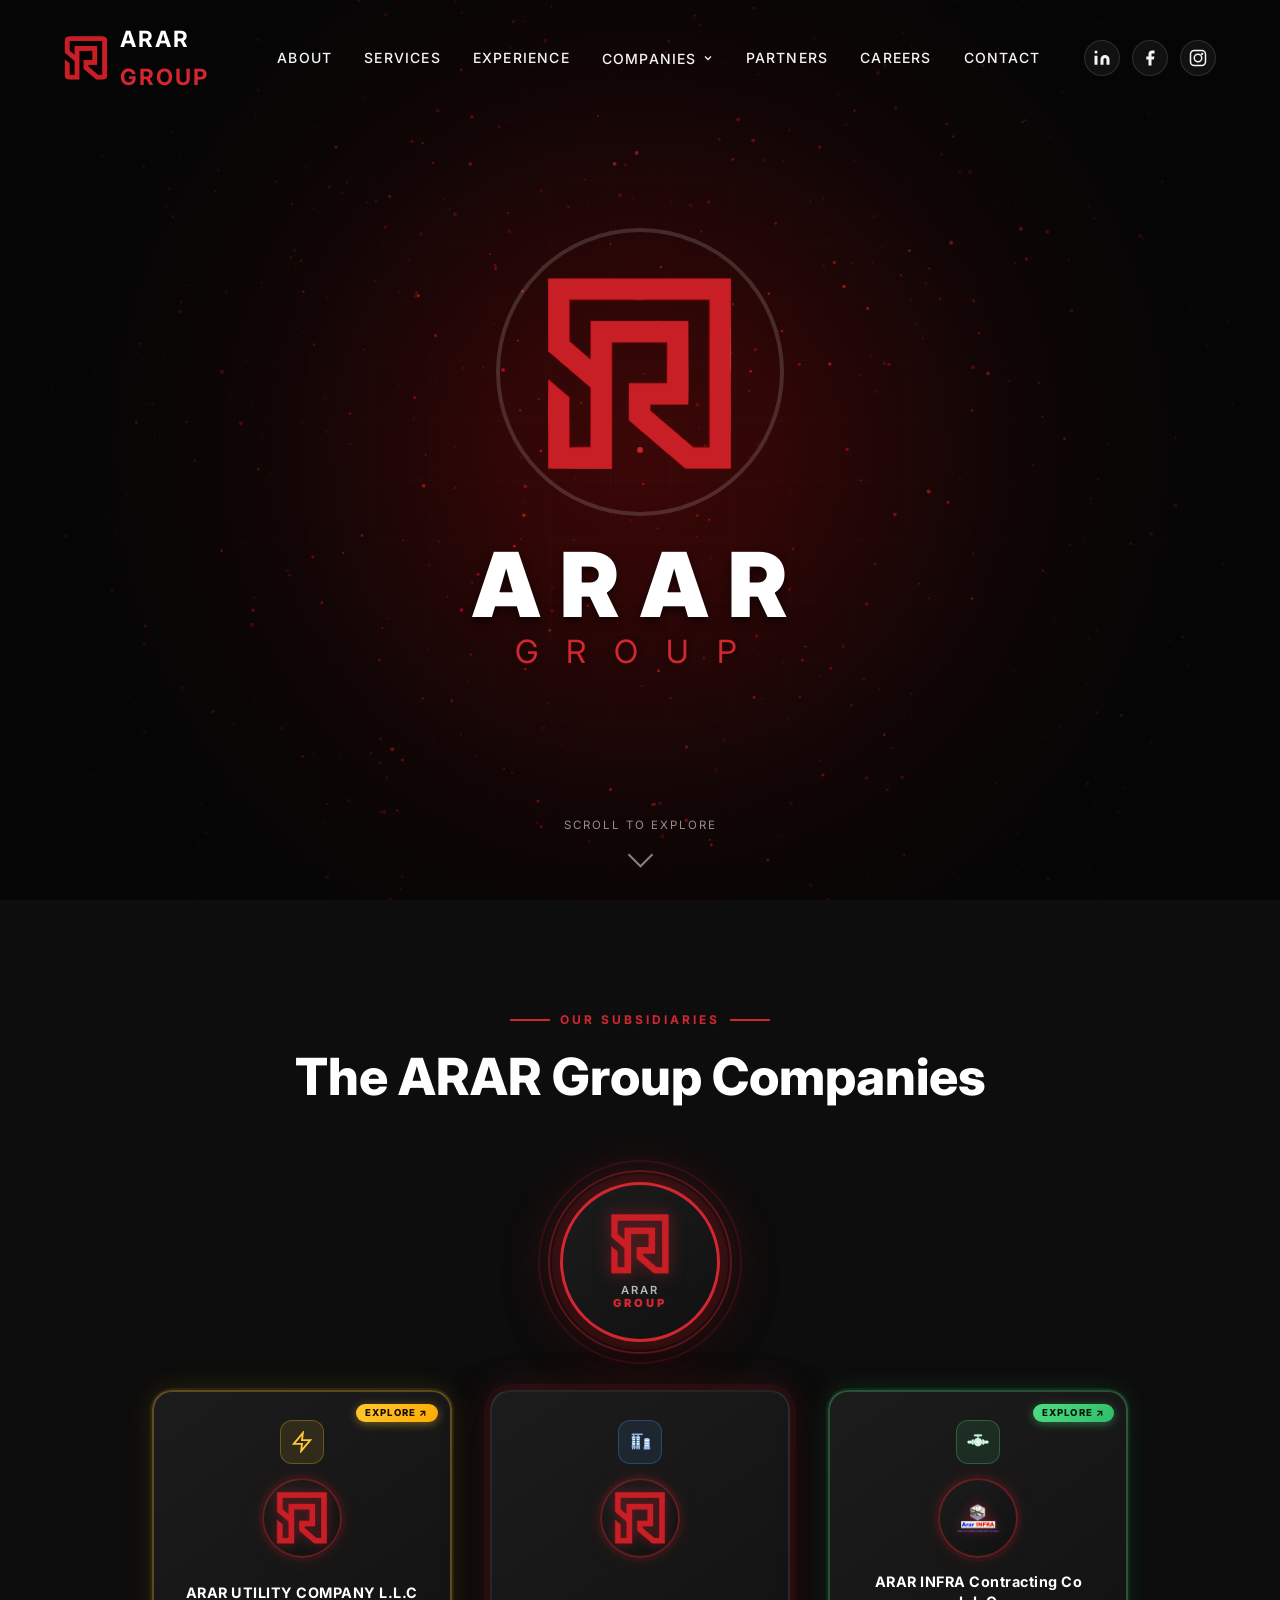
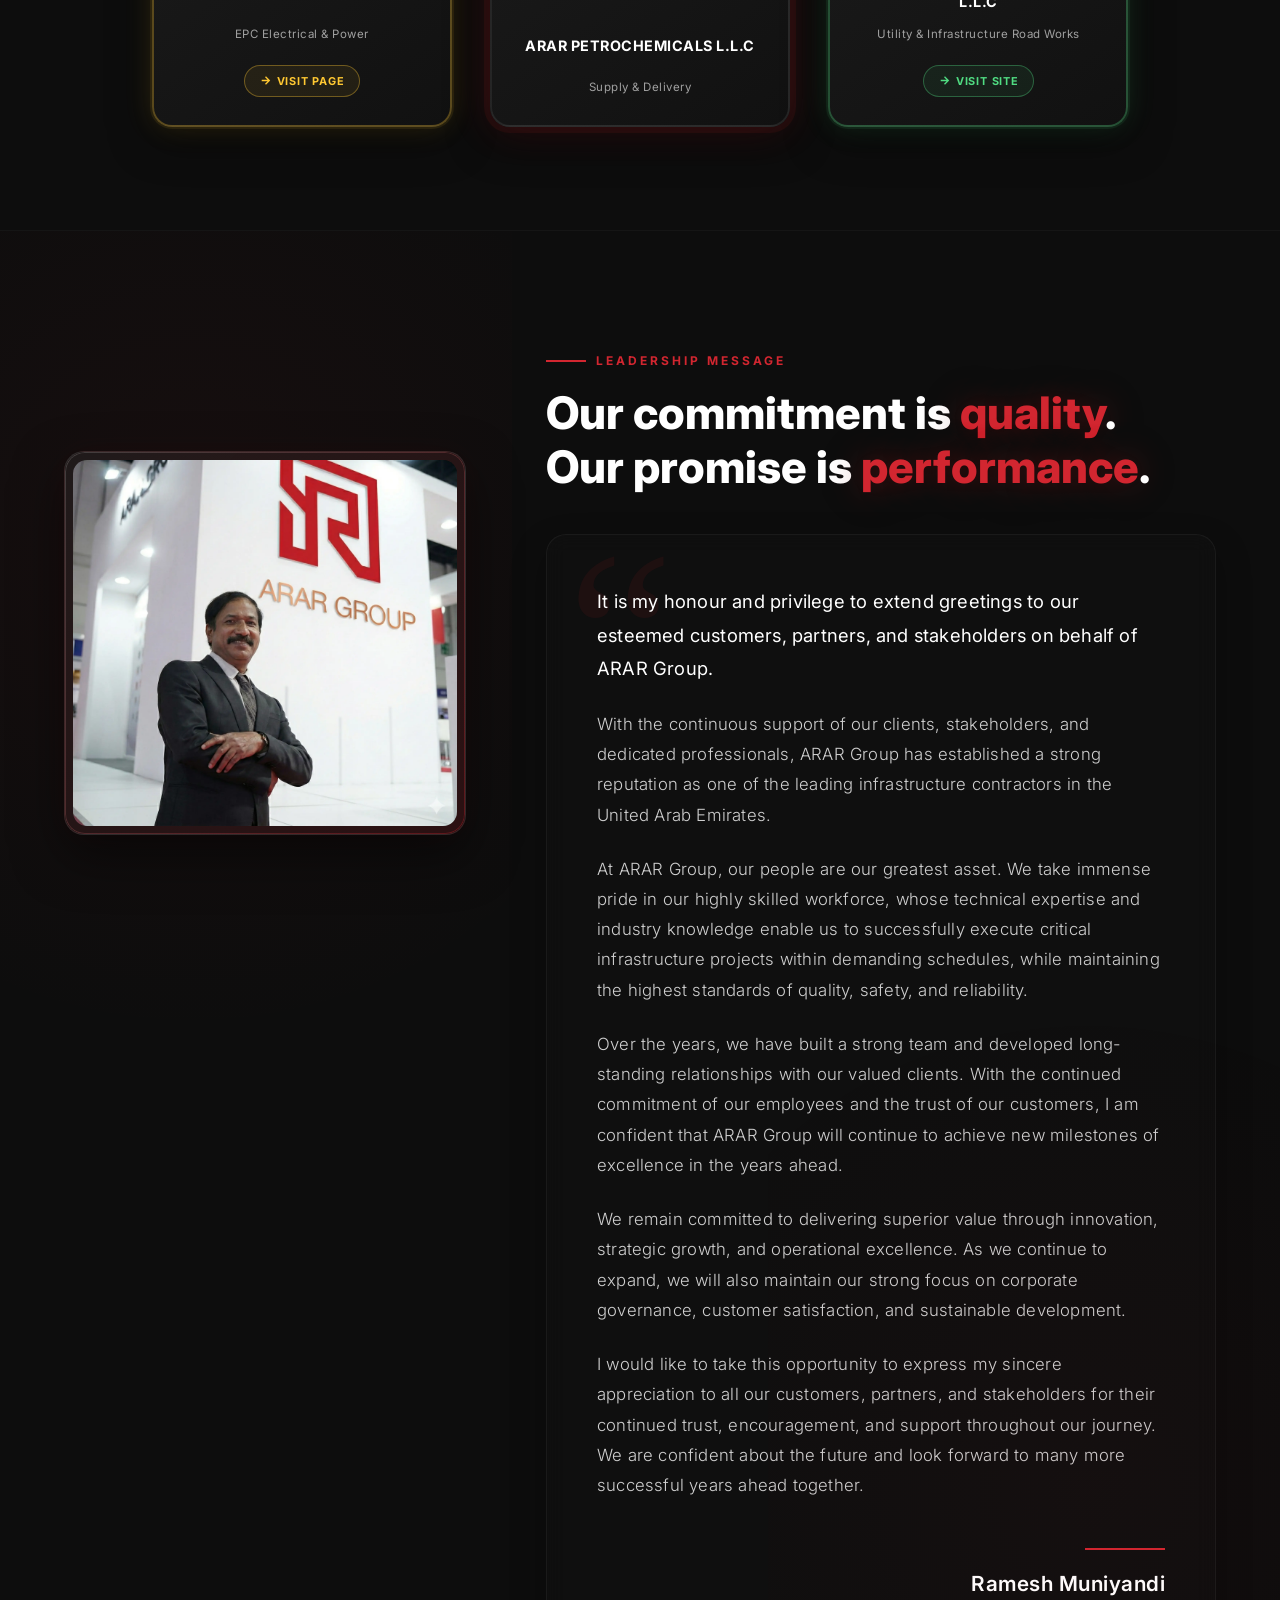
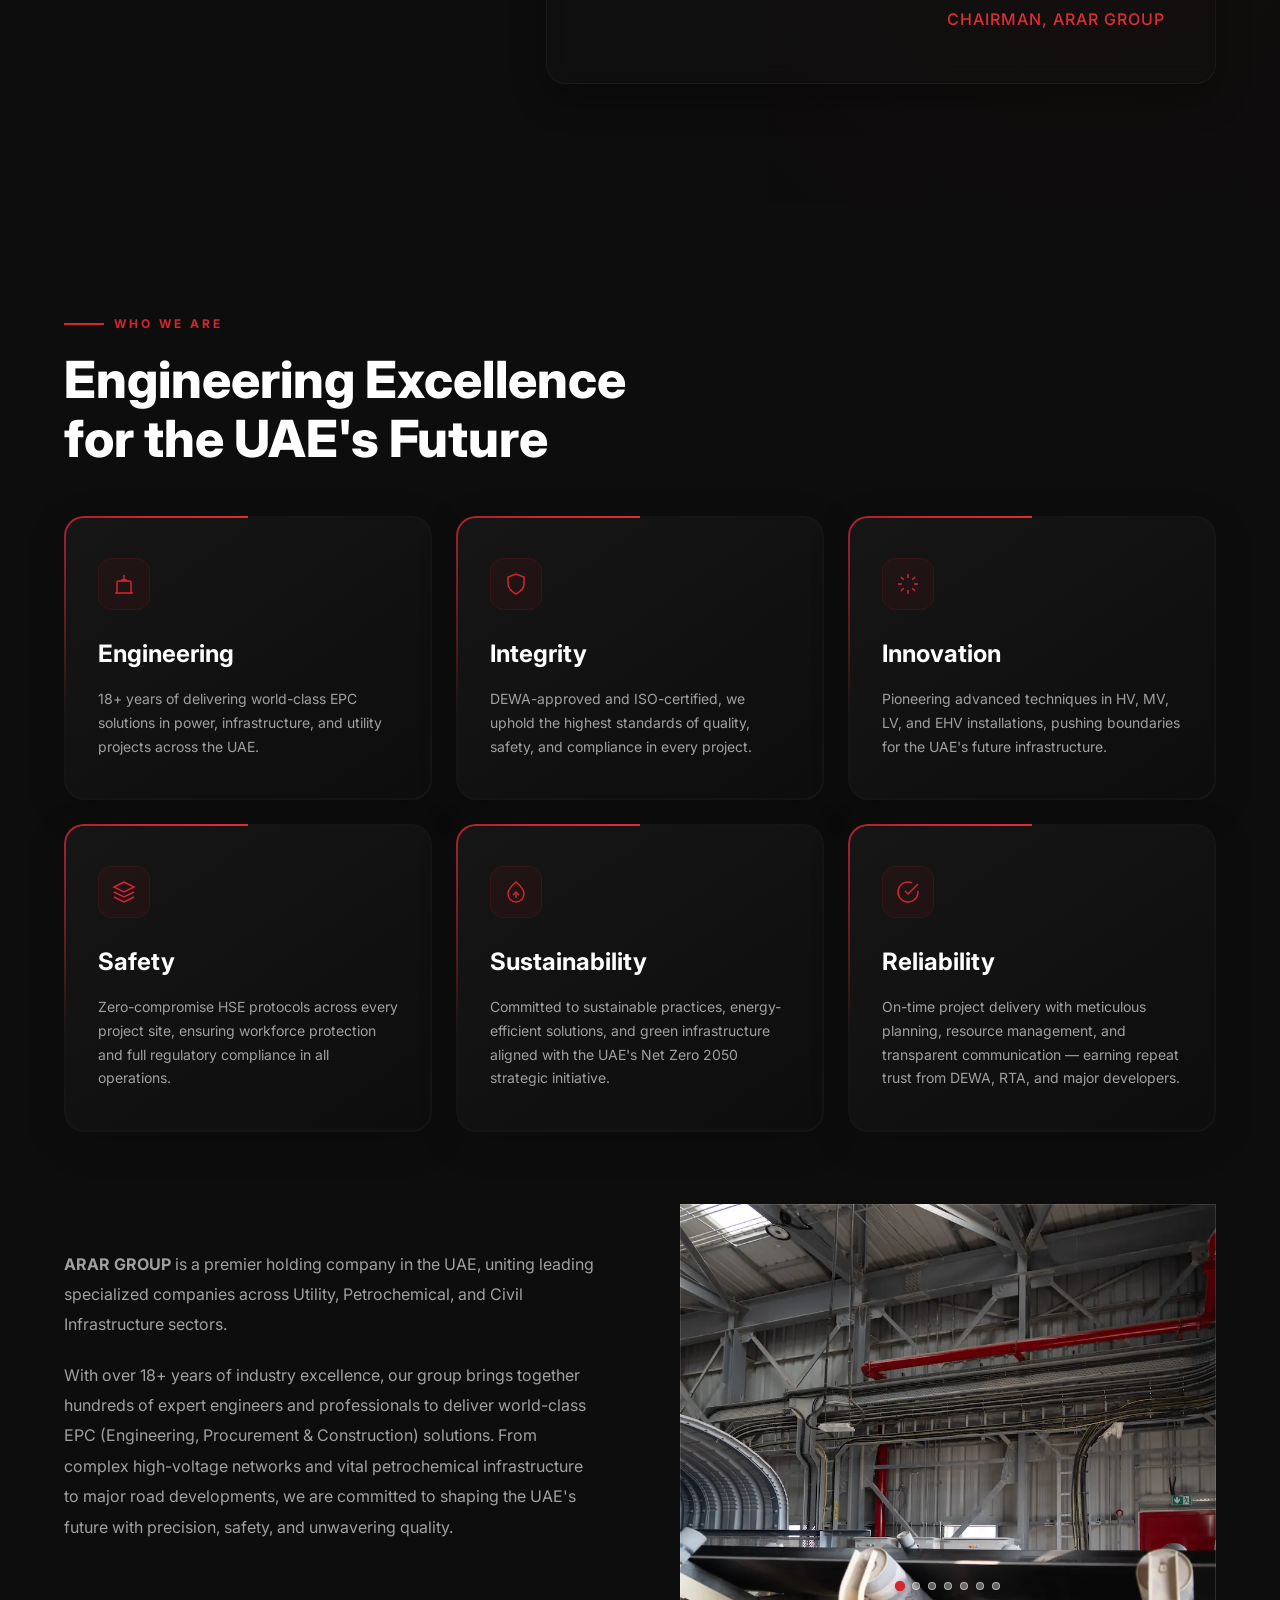
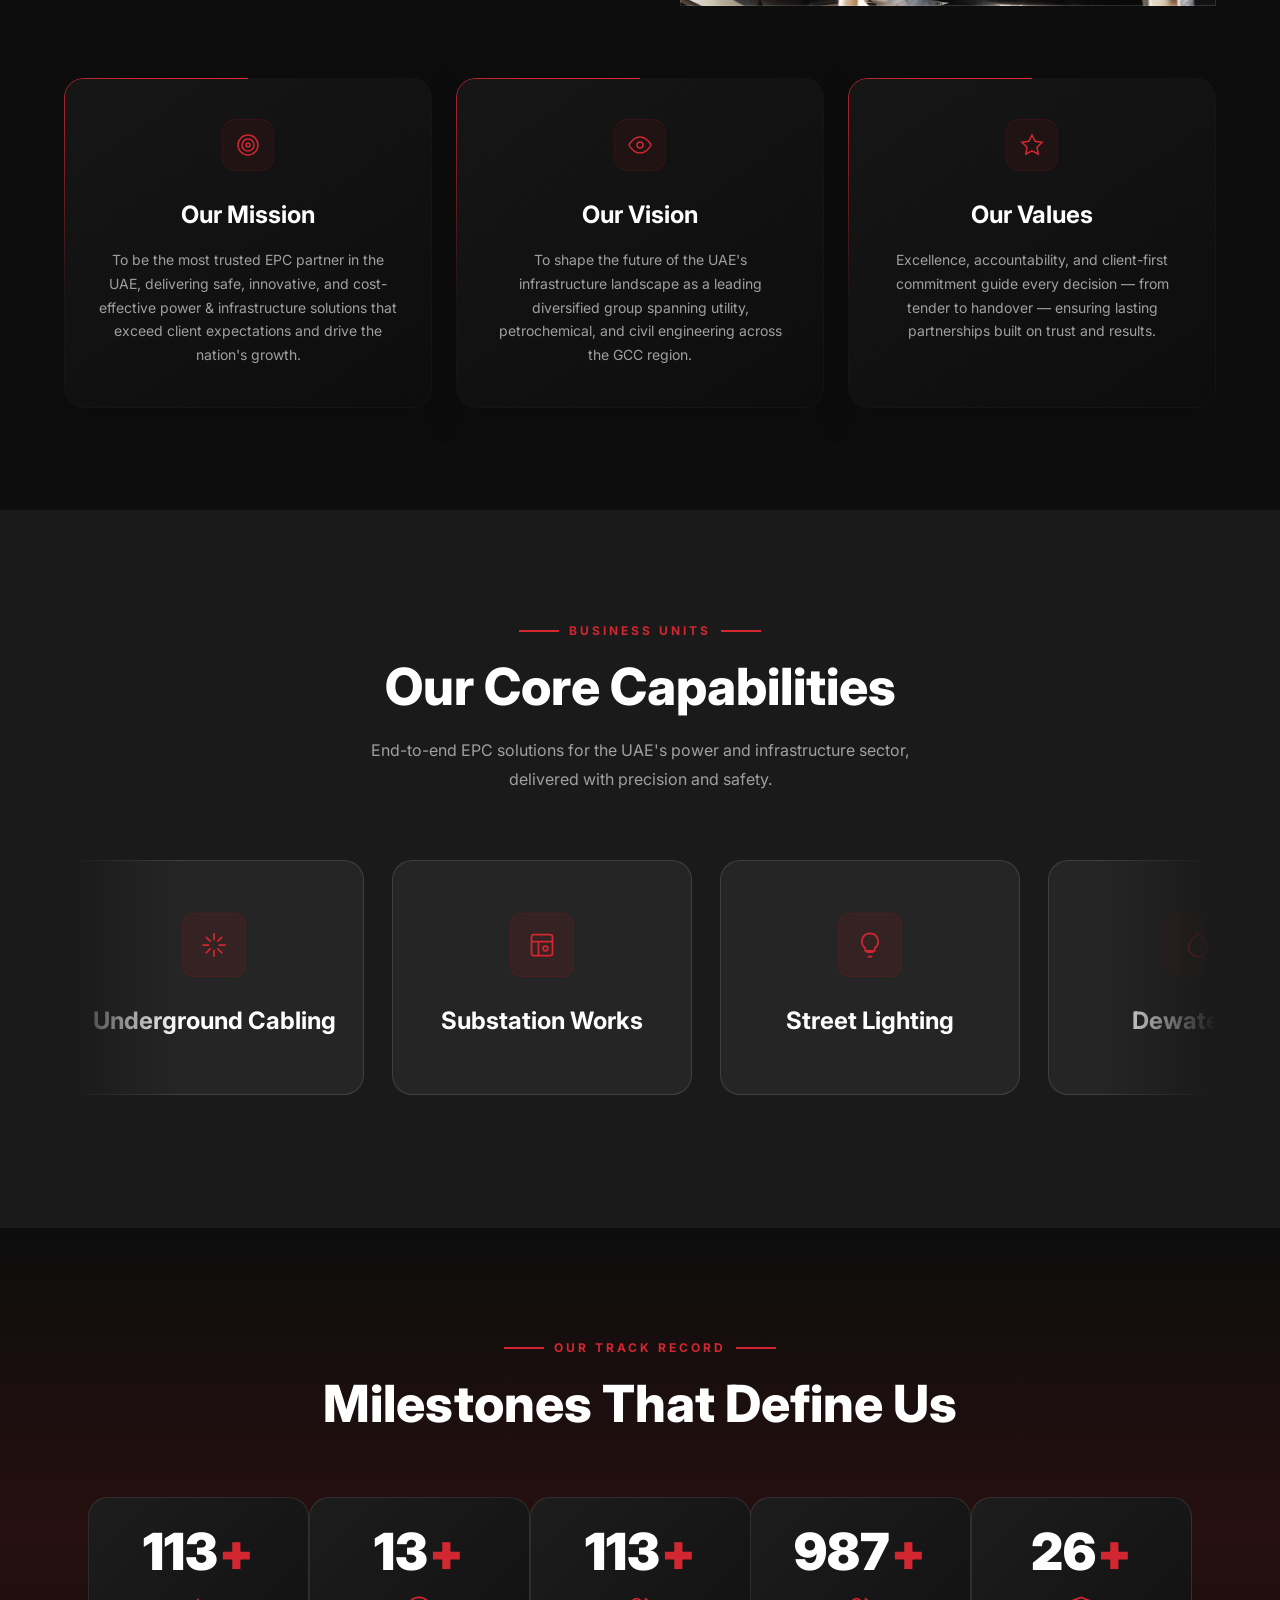
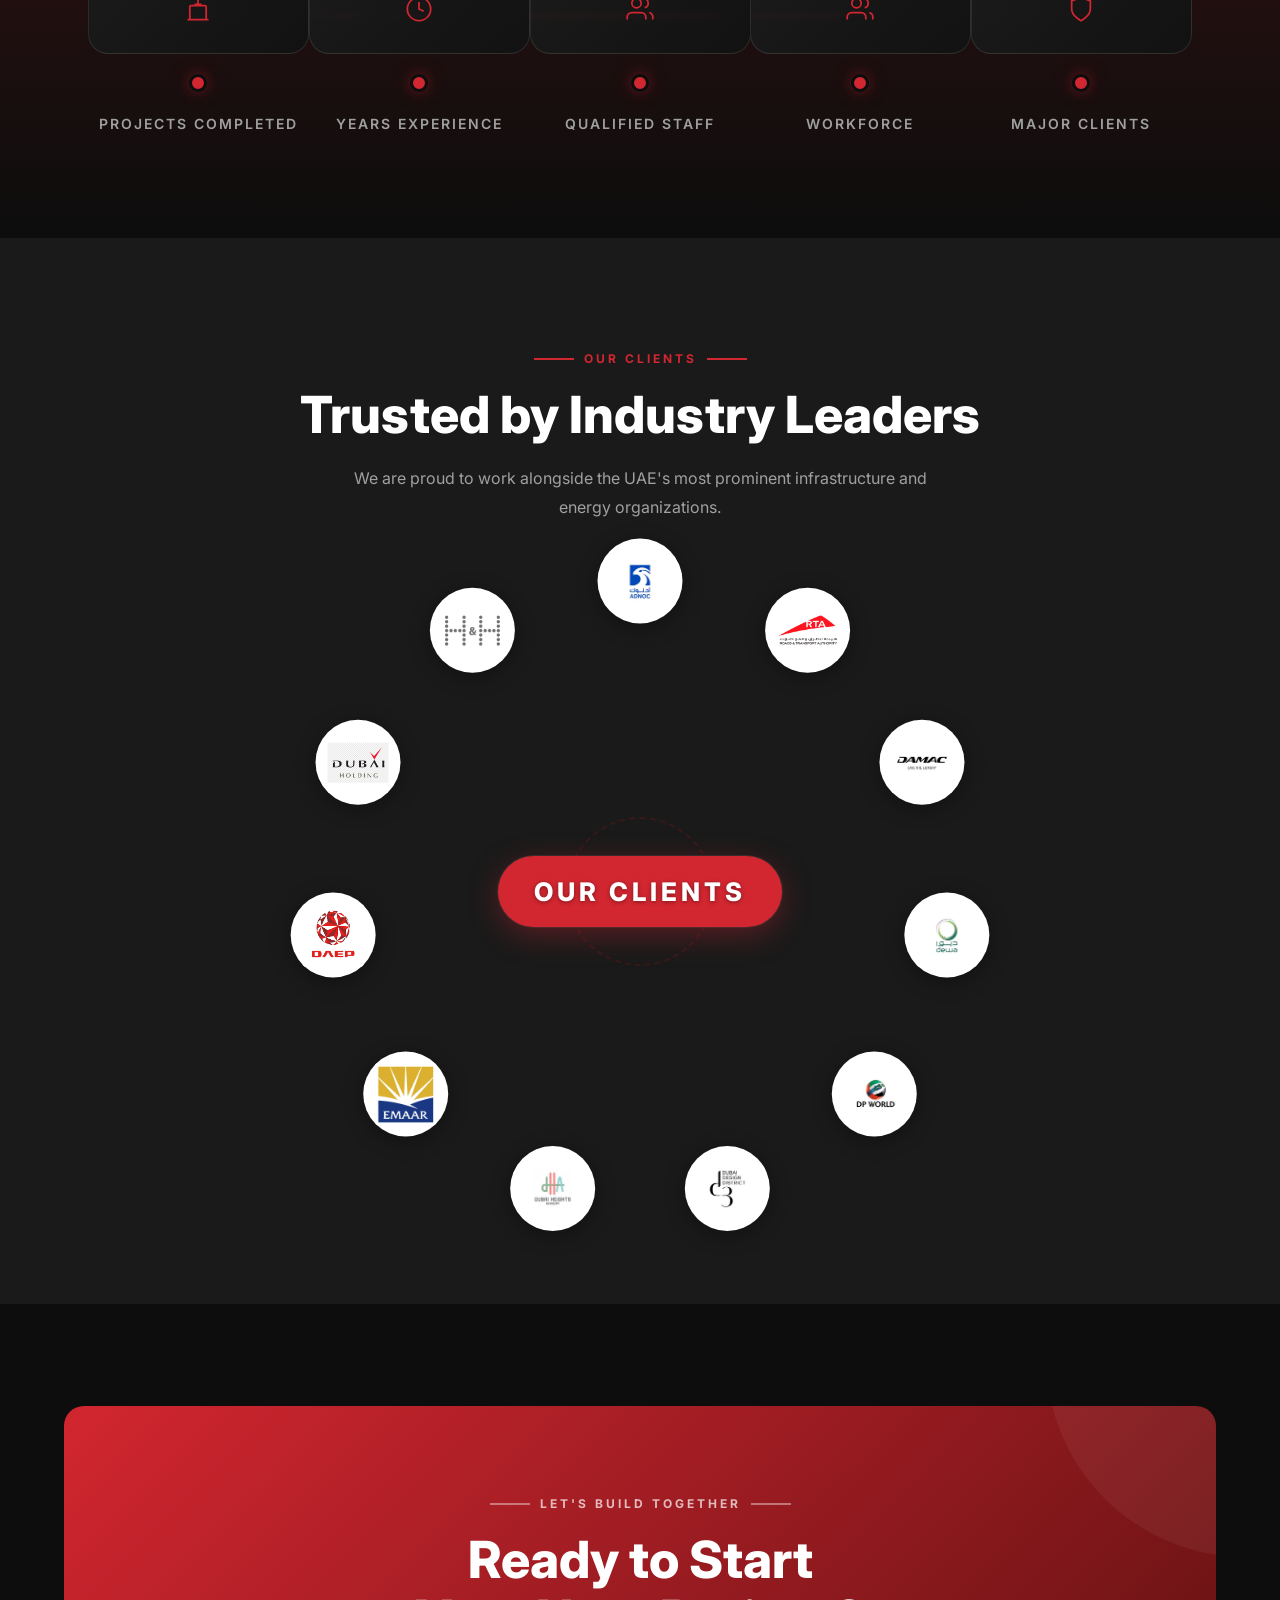
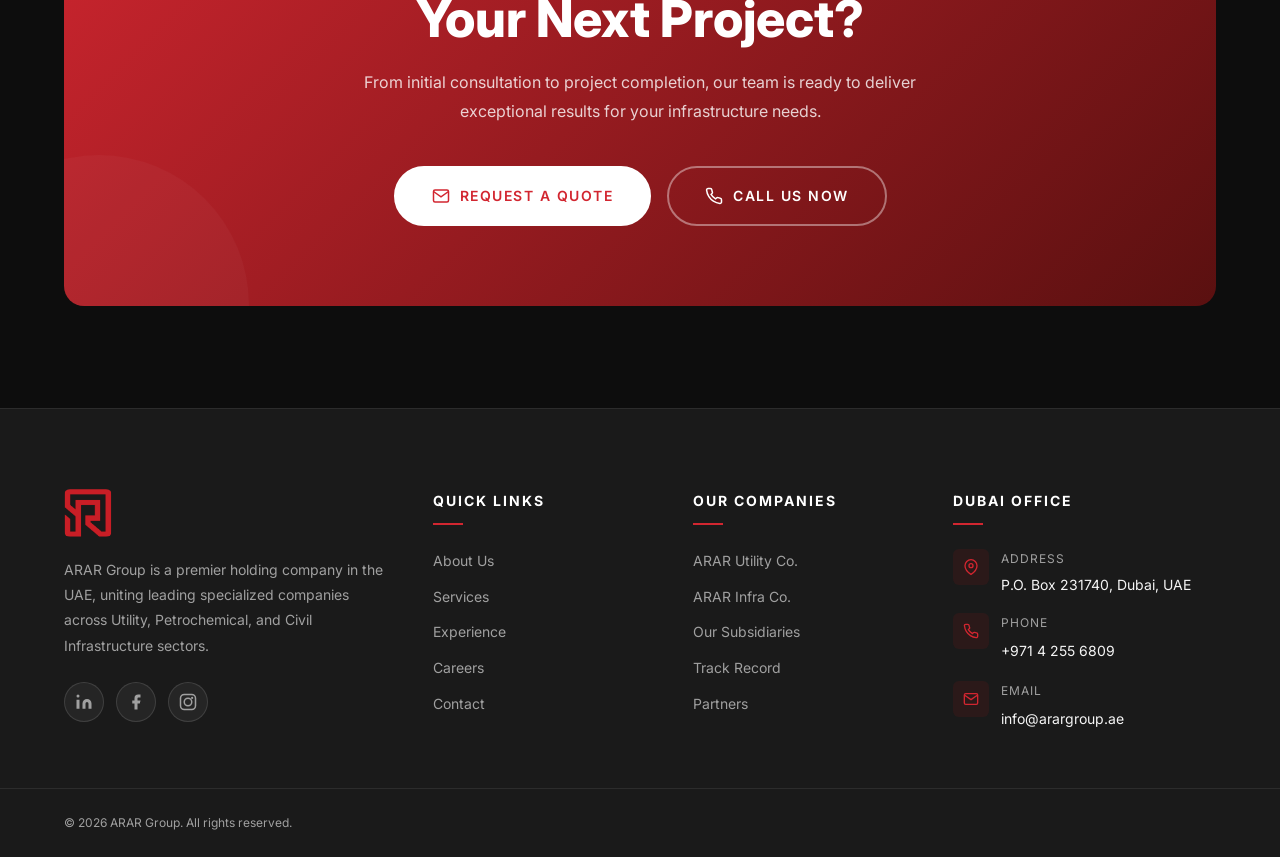
<file: index.html>
<!DOCTYPE html>
<html lang="en">

<head>
  <meta charset="UTF-8">
  <meta name="viewport" content="width=device-width, initial-scale=1.0">
  <meta name="robots" content="index, follow">
  <title>ARAR Group &mdash; Leading EPC &amp; Utility Contracting Company in Dubai</title>
  <meta name="description"
    content="ARAR Group is a Dubai-based holding company specialising in LV, MV, HV, EHV and Street Lighting EPC works with 18+ years of experience and 150+ completed projects.">
  <!-- Canonical -->
  <link rel="canonical" href="https://arargroup.com/">
  <!-- Favicons -->
  <link rel="icon" href="/favicon.ico" sizes="any">
  <link rel="icon" href="/favicon-48x48.png" type="image/png" sizes="48x48">
  <link rel="icon" href="/favicon-96x96.png" type="image/png" sizes="96x96">
  <link rel="icon" href="/favicon-144x144.png" type="image/png" sizes="144x144">
  <link rel="icon" href="/favicon-192x192.png" type="image/png" sizes="192x192">
  <link rel="apple-touch-icon" href="/apple-touch-icon.png">
  <meta name="application-name" content="ARAR Group">
  <meta name="apple-mobile-web-app-title" content="ARAR Group">
  <!-- Open Graph -->
  <meta property="og:type" content="website">
  <meta property="og:site_name" content="ARAR Group">
  <meta property="og:title" content="ARAR Group — Leading EPC &amp; Utility Contracting Company in Dubai">
  <meta property="og:description"
    content="ARAR Group is a Dubai-based holding company specialising in LV, MV, HV, EHV and Street Lighting EPC works with 18+ years of experience and 150+ completed projects.">
  <meta property="og:image" content="https://arargroup.com/ARAR.png">
  <meta property="og:image:width" content="512">
  <meta property="og:image:height" content="512">
  <meta property="og:url" content="https://arargroup.com/">
  <meta property="og:locale" content="en_AE">
  <!-- Twitter Card -->
  <meta name="twitter:card" content="summary_large_image">
  <meta name="twitter:title" content="ARAR Group — Leading EPC &amp; Utility Contracting Company in Dubai">
  <meta name="twitter:description" content="ARAR Group is a Dubai-based holding company specialising in LV, MV, HV, EHV and Street Lighting EPC works with 18+ years of experience and 150+ completed projects.">
  <meta name="twitter:image" content="https://arargroup.com/ARAR.png">
  <!-- Structured Data -->
  <script type="application/ld+json">
  {
    "@context": "https://schema.org",
    "@type": "WebSite",
    "name": "ARAR Group",
    "alternateName": ["ARAR GROUP", "ARAR"],
    "url": "https://arargroup.com/"
  }
  </script>
  <script type="application/ld+json">
  {
    "@context": "https://schema.org",
    "@type": "Organization",
    "@id": "https://arargroup.com/#organization",
    "name": "ARAR Group",
    "legalName": "ARAR Utility Co. LLC",
    "alternateName": ["ARAR GROUP", "ARAR", "ARAR Utility Company LLC"],
    "url": "https://arargroup.com/",
    "logo": {
      "@type": "ImageObject",
      "url": "https://arargroup.com/ARAR.png",
      "width": 1269,
      "height": 1269
    },
    "description": "ARAR Group is a Dubai-based holding company specialising in LV, MV, HV, EHV and Street Lighting EPC works with 18+ years of experience and 150+ completed projects.",
    "slogan": "Leading EPC & Utility Contracting Company in Dubai",
    "foundingDate": "2007-04-05",
    "foundingLocation": { "@type": "Place", "name": "Dubai, United Arab Emirates" },
    "address": { "@type": "PostalAddress", "postOfficeBoxNumber": "231740", "addressLocality": "Dubai", "addressCountry": "AE" },
    "contactPoint": { "@type": "ContactPoint", "telephone": "+971-4-255-6809", "email": "info@arargroup.ae", "contactType": "customer service" },
    "areaServed": { "@type": "Country", "name": "United Arab Emirates" },
    "knowsAbout": ["Electrical power line contracting", "Electrical fitting contracting", "EPC contracting", "Substation construction", "Utility infrastructure", "Electrical cabling", "Street lighting"],
    "identifier": [
      { "@type": "PropertyValue", "propertyID": "Dubai Economy & Tourism Registration No.", "value": "1008042" },
      { "@type": "PropertyValue", "propertyID": "Trade License No.", "value": "593664" }
    ],
    "founder": [
      { "@type": "Person", "name": "Ramesh Muniyandi", "jobTitle": "Director" },
      { "@type": "Person", "name": "Umamaheswari Jeyaraman Pandi", "jobTitle": "Director" }
    ],
    "sameAs": [
      "https://ae.linkedin.com/company/arar-utility-company-llc",
      "https://www.instagram.com/ararutilitycompany/",
      "https://www.facebook.com/p/ARAR-Utility-company-LLCDubaiUnited-Arab-Emirates-100072549215831/",
      "https://www.wikidata.org/wiki/Q140447597"
    ]
  }
  </script>
  <script type="application/ld+json">
  {
    "@context": "https://schema.org",
    "@type": "BreadcrumbList",
    "itemListElement": [
      { "@type": "ListItem", "position": 1, "name": "Home", "item": "https://arargroup.com/" }
    ]
  }
  </script>
  <link rel="stylesheet" href="index.css">
  <!-- Google Fonts &mdash; loaded as link tags (not CSS @import) to avoid render-blocking -->
  <link rel="preconnect" href="https://fonts.googleapis.com">
  <link rel="preconnect" href="https://fonts.gstatic.com" crossorigin>
  <link rel="stylesheet" href="https://fonts.googleapis.com/css2?family=Inter:wght@300;400;500;600;700;800;900&display=swap">
</head>

<body>

  <!-- ============ NAVIGATION ============ -->
  <nav class="navbar" id="navbar">
    <div class="container">
      <a href="/" class="nav-logo">
        <div class="logo-mark"><img src="ARAR.png" alt="ARAR Group Logo"></div>
        <div class="logo-text">ARAR <span>GROUP</span></div>
      </a>
      <div class="nav-links" id="navLinks">
        <a href="#about">About</a>
        <a href="#services">Services</a>
        <a href="#stats">Experience</a>
        <!-- Companies Dropdown -->
        <div class="nav-dropdown" id="navCompaniesDropdown">
          <button class="nav-dropdown-trigger" aria-haspopup="true" aria-expanded="false" id="navCompaniesTrigger">
            Companies
            <svg class="nav-dd-chevron" viewBox="0 0 24 24" fill="none" stroke="currentColor" stroke-width="2.5"
              width="12" height="12">
              <polyline points="6 9 12 15 18 9" />
            </svg>
          </button>
          <div class="nav-dropdown-panel" id="navCompaniesPanel" role="menu">
            <a href="/utility/" class="nav-dd-item nav-dd-utility" role="menuitem">
              <span class="nav-dd-dot nav-dd-dot--utility"></span>
              <span class="nav-dd-info">
                <span class="nav-dd-name">ARAR Utility Co.</span>
                <span class="nav-dd-sub">EPC Electrical &amp; Power</span>
              </span>
              <svg class="nav-dd-arrow" viewBox="0 0 24 24" fill="none" stroke="currentColor" stroke-width="2"
                width="14" height="14">
                <path d="M7 17L17 7M17 7H7M17 7v10" />
              </svg>
            </a>
            <a href="https://www.ararinfra.com/" target="_blank" rel="noopener noreferrer"
              class="nav-dd-item nav-dd-infra" role="menuitem">
              <span class="nav-dd-dot nav-dd-dot--infra"></span>
              <span class="nav-dd-info">
                <span class="nav-dd-name">ARAR Infra Co.</span>
                <span class="nav-dd-sub">Civil &amp; Road Works</span>
              </span>
              <svg class="nav-dd-arrow" viewBox="0 0 24 24" fill="none" stroke="currentColor" stroke-width="2"
                width="14" height="14">
                <path d="M7 17L17 7M17 7H7M17 7v10" />
              </svg>
            </a>
            <div class="nav-dd-item nav-dd-petro nav-dd-soon" role="menuitem">
              <span class="nav-dd-dot nav-dd-dot--petro"></span>
              <span class="nav-dd-info">
                <span class="nav-dd-name">ARAR Petrochemicals</span>
              </span>
              <span class="nav-dd-soon-badge">Soon</span>
            </div>
          </div>
        </div>
        <a href="#clients">Partners</a>
        <a href="/careers/">Careers</a>
        <a href="#contact">Contact</a>
        <div class="nav-social">
          <a href="https://ae.linkedin.com/company/arar-utility-company-llc" aria-label="LinkedIn" target="_blank"
            rel="noopener noreferrer">
            <svg width="18" height="18" viewBox="0 0 24 24" fill="currentColor">
              <path d="M16 8a6 6 0 0 1 6 6v7h-4v-7a2 2 0 0 0-2-2 2 2 0 0 0-2 2v7h-4v-7a6 6 0 0 1 6-6z" />
              <rect x="2" y="9" width="4" height="12" />
              <circle cx="4" cy="4" r="2" />
            </svg>
          </a>
          <a href="https://www.facebook.com/p/ARAR-Utility-company-LLCDubaiUnited-Arab-Emirates-100072549215831/"
            aria-label="Facebook" target="_blank" rel="noopener noreferrer">
            <svg width="18" height="18" viewBox="0 0 24 24" fill="currentColor">
              <path d="M18 2h-3a5 5 0 0 0-5 5v3H7v4h3v8h4v-8h3l1-4h-4V7a1 1 0 0 1 1-1h3z" />
            </svg>
          </a>
          <a href="https://www.instagram.com/ararutilitycompany?igsh=MTh4aDRrMXIweTBmaA==" aria-label="Instagram"
            target="_blank" rel="noopener noreferrer">
            <svg width="18" height="18" viewBox="0 0 24 24" fill="none" stroke="currentColor" stroke-width="2">
              <rect x="2" y="2" width="20" height="20" rx="5" />
              <circle cx="12" cy="12" r="5" />
              <circle cx="17.5" cy="6.5" r="1.5" fill="currentColor" stroke="none" />
            </svg>
          </a>
        </div>
      </div>
      <button class="hamburger" id="hamburger" aria-label="Toggle navigation">
        <span></span>
        <span></span>
        <span></span>
      </button>
    </div>
  </nav>

  <!-- Mobile Nav -->
  <div class="mobile-nav" id="mobileNav">
    <a href="#about" class="mobile-nav-link">About</a>
    <a href="#services" class="mobile-nav-link">Services</a>
    <a href="#stats" class="mobile-nav-link">Experience</a>
    <!-- Companies accordion -->
    <div class="mobile-companies">
      <button class="mobile-companies-trigger" id="mobileCompaniesTrigger">
        Companies
        <svg class="mobile-dd-chevron" viewBox="0 0 24 24" fill="none" stroke="currentColor" stroke-width="2.5"
          width="14" height="14">
          <polyline points="6 9 12 15 18 9" />
        </svg>
      </button>
      <div class="mobile-companies-list" id="mobileCompaniesList">
        <a href="/utility/" class="mobile-company-link mobile-company-utility">
          <span class="mobile-co-dot mobile-co-dot--utility"></span>ARAR Utility Co.
        </a>
        <a href="https://www.ararinfra.com/" target="_blank" rel="noopener noreferrer"
          class="mobile-company-link mobile-company-infra">
          <span class="mobile-co-dot mobile-co-dot--infra"></span>ARAR Infra Co.
        </a>
        <span class="mobile-company-link mobile-company-petro mobile-company-soon">
          <span class="mobile-co-dot mobile-co-dot--petro"></span>ARAR Petrochemicals <em>(Soon)</em>
        </span>
      </div>
    </div>
    <a href="#clients" class="mobile-nav-link">Partners</a>
    <a href="/careers/" class="mobile-nav-link">Careers</a>
    <a href="#contact" class="mobile-nav-link">Contact</a>
    <div class="mobile-social">
      <a href="https://ae.linkedin.com/company/arar-utility-company-llc" aria-label="LinkedIn" target="_blank" rel="noopener noreferrer">
        <svg width="24" height="24" viewBox="0 0 24 24" fill="currentColor">
          <path d="M16 8a6 6 0 0 1 6 6v7h-4v-7a2 2 0 0 0-2-2 2 2 0 0 0-2 2v7h-4v-7a6 6 0 0 1 6-6z" />
          <rect x="2" y="9" width="4" height="12" />
          <circle cx="4" cy="4" r="2" />
        </svg>
      </a>
      <a href="https://www.facebook.com/p/ARAR-Utility-company-LLCDubaiUnited-Arab-Emirates-100072549215831/"
        aria-label="Facebook" target="_blank" rel="noopener noreferrer">
        <svg width="24" height="24" viewBox="0 0 24 24" fill="currentColor">
          <path d="M18 2h-3a5 5 0 0 0-5 5v3H7v4h3v8h4v-8h3l1-4h-4V7a1 1 0 0 1 1-1h3z" />
        </svg>
      </a>
      <a href="https://www.instagram.com/ararutilitycompany?igsh=MTh4aDRrMXIweTBmaA==" aria-label="Instagram"
        target="_blank" rel="noopener noreferrer">
        <svg width="24" height="24" viewBox="0 0 24 24" fill="none" stroke="currentColor" stroke-width="2">
          <rect x="2" y="2" width="20" height="20" rx="5" />
          <circle cx="12" cy="12" r="5" />
          <circle cx="17.5" cy="6.5" r="1.5" fill="currentColor" stroke="none" />
        </svg>
      </a>
    </div>
  </div>


  <!-- ============ LOGO INTRO SECTION ============ -->
  <section class="logo-intro-section" id="logo-intro" aria-label="ARAR Group Introduction">

    <!-- Zoom-to-next overlay (black flash) -->
    <div id="zoomOverlay"></div>

    <!-- Particle Noise Background (same as careers hero) -->
    <div style="position: absolute; inset: 0; z-index: 0; pointer-events: none;">
      <!-- Deep red radial gradient base -->
      <div style="position: absolute; inset: 0; background: radial-gradient(circle at 50% 50%, rgba(180, 10, 10, 0.25) 0%, rgba(5, 5, 5, 0.85) 75%);"></div>
      <!-- Particle Noise Canvas -->
      <canvas id="particleNoiseCanvas" style="position: absolute; inset: 0; width: 100%; height: 100%; mix-blend-mode: screen;"></canvas>
    </div>

    <!-- Content -->
    <div class="logo-intro-content">
      <div class="logo-3d-wrap" id="logo3dWrap" aria-hidden="true">
        <div class="logo-3d-spinner">
          <!-- Stack A (Front-facing) -->
          <img class="logo-3d-svg-layer" style="transform: translateZ(10px)" src="ARARlogo.svg" alt="ARAR Logo">
          <img class="logo-3d-svg-layer inner-layer" style="transform: translateZ(9px)" src="ARARlogo.svg" alt="">
          <img class="logo-3d-svg-layer inner-layer" style="transform: translateZ(8px)" src="ARARlogo.svg" alt="">
          <img class="logo-3d-svg-layer inner-layer" style="transform: translateZ(7px)" src="ARARlogo.svg" alt="">
          <img class="logo-3d-svg-layer inner-layer" style="transform: translateZ(6px)" src="ARARlogo.svg" alt="">
          <img class="logo-3d-svg-layer inner-layer" style="transform: translateZ(5px)" src="ARARlogo.svg" alt="">
          <img class="logo-3d-svg-layer inner-layer" style="transform: translateZ(4px)" src="ARARlogo.svg" alt="">
          <img class="logo-3d-svg-layer inner-layer" style="transform: translateZ(3px)" src="ARARlogo.svg" alt="">
          <img class="logo-3d-svg-layer inner-layer" style="transform: translateZ(2px)" src="ARARlogo.svg" alt="">
          <img class="logo-3d-svg-layer inner-layer" style="transform: translateZ(1px)" src="ARARlogo.svg" alt="">
          <img class="logo-3d-svg-layer inner-layer" style="transform: translateZ(0px)" src="ARARlogo.svg" alt="">

          <!-- Stack B (Back-facing, unreversed when viewed from back) -->
          <img class="logo-3d-svg-layer" style="transform: rotateY(180deg) translateZ(10px)" src="ARARlogo.svg" alt="">
          <img class="logo-3d-svg-layer inner-layer" style="transform: rotateY(180deg) translateZ(9px)"
            src="ARARlogo.svg" alt="">
          <img class="logo-3d-svg-layer inner-layer" style="transform: rotateY(180deg) translateZ(8px)"
            src="ARARlogo.svg" alt="">
          <img class="logo-3d-svg-layer inner-layer" style="transform: rotateY(180deg) translateZ(7px)"
            src="ARARlogo.svg" alt="">
          <img class="logo-3d-svg-layer inner-layer" style="transform: rotateY(180deg) translateZ(6px)"
            src="ARARlogo.svg" alt="">
          <img class="logo-3d-svg-layer inner-layer" style="transform: rotateY(180deg) translateZ(5px)"
            src="ARARlogo.svg" alt="">
          <img class="logo-3d-svg-layer inner-layer" style="transform: rotateY(180deg) translateZ(4px)"
            src="ARARlogo.svg" alt="">
          <img class="logo-3d-svg-layer inner-layer" style="transform: rotateY(180deg) translateZ(3px)"
            src="ARARlogo.svg" alt="">
          <img class="logo-3d-svg-layer inner-layer" style="transform: rotateY(180deg) translateZ(2px)"
            src="ARARlogo.svg" alt="">
          <img class="logo-3d-svg-layer inner-layer" style="transform: rotateY(180deg) translateZ(1px)"
            src="ARARlogo.svg" alt="">
          <img class="logo-3d-svg-layer inner-layer" style="transform: rotateY(180deg) translateZ(0px)"
            src="ARARlogo.svg" alt="">
        </div>
      </div>
      <h1 class="logo-intro-brand" id="logoBrand">
        <span class="logo-intro-main">ARAR</span>
        <span class="logo-intro-sub">GROUP</span>
      </h1>
    </div>

    <!-- Scroll hint -->
    <div class="zoom-scroll-hint" id="zoomScrollHint">
      <span>Scroll to explore</span>
      <div class="zoom-scroll-arrow"></div>
    </div>
  </section>


  <!-- ============ SUBSIDIARIES RADIAL FLOW ============ -->
  <section class="section subsidiaries-flow-section" id="showcase">
    <div class="container">
      <div class="subsidiaries-header fade-in">
        <span class="section-tag"><span class="line"></span> Our Subsidiaries <span class="line"></span></span>
        <h2 class="section-title">The ARAR Group Companies</h2>
      </div>

      <!-- Radial Flow Diagram -->
      <div class="radial-flow-wrapper fade-in">
        <!-- SVG connector lines drawn by JS -->
        <svg class="radial-flow-svg" id="radialFlowSvg" aria-hidden="true"></svg>

        <!-- Root Node: ARAR GROUP -->
        <div class="rf-node rf-root" id="rfRoot">
          <div class="rf-node-inner">
            <img src="ARAR.png" alt="ARAR Group" class="rf-root-logo">
            <span class="rf-root-label">ARAR<br><strong>GROUP</strong></span>
          </div>
          <div class="rf-pulse-ring"></div>
          <div class="rf-pulse-ring rf-pulse-ring--2"></div>
        </div>

        <!-- Child Nodes -->
        <div class="rf-children">

          <!-- ARAR Utility -->
          <div class="rf-node rf-child rf-utility" id="rfUtility" data-branch="utility">
            <a href="/utility/" class="rf-node-inner rf-node-inner--link rf-node-inner--clickable">
              <div class="rf-clickable-badge">Explore &#x2197;</div>
              <div class="rf-child-icon rf-icon-utility">
                <svg viewBox="0 0 24 24" fill="none" stroke="currentColor" stroke-width="2">
                  <path d="M13 2L3 14h9l-1 8 10-12h-9l1-8z" />
                </svg>
              </div>
              <div class="rf-child-logo-wrap">
                <img src="ARAR.png" alt="ARAR Utility" class="rf-child-logo">
              </div>
              <span class="rf-child-label">ARAR UTILITY COMPANY L.L.C</span>
              <span class="rf-child-desc">EPC Electrical &amp; Power</span>
              <span class="rf-visit-chip">
                <svg viewBox="0 0 24 24" fill="none" stroke="currentColor" stroke-width="2.5" width="13" height="13">
                  <path d="M5 12h14M12 5l7 7-7 7" />
                </svg>
                Visit Page
              </span>
            </a>
          </div>

          <!-- ARAR Petrochemical -->
          <div class="rf-node rf-child rf-petro" id="rfPetro" data-branch="petro">
            <div class="rf-node-inner">
              <div class="rf-child-icon rf-icon-petro">
                <svg viewBox="0 0 64 56" fill="currentColor" stroke="none" xmlns="http://www.w3.org/2000/svg">
                  <!-- Top pipe header connecting both columns -->
                  <rect x="8" y="4" width="32" height="3" rx="1.5"/>
                  <!-- Left vertical pipe down from header to column 1 -->
                  <rect x="12" y="7" width="3" height="5" rx="0"/>
                  <!-- Right vertical pipe down from header to column 2 -->
                  <rect x="25" y="7" width="3" height="5" rx="0"/>

                  <!-- Column 1 (left) &mdash; top cap -->
                  <rect x="8" y="12" width="11" height="4" rx="1"/>
                  <!-- Column 1 &mdash; body segments -->
                  <rect x="9" y="17" width="9" height="6" rx="0.5"/>
                  <rect x="9" y="24" width="9" height="6" rx="0.5"/>
                  <rect x="9" y="31" width="9" height="6" rx="0.5"/>
                  <!-- Column 1 &mdash; base -->
                  <rect x="8" y="38" width="11" height="4" rx="1"/>
                  <!-- Column 1 &mdash; legs -->
                  <rect x="9" y="42" width="3" height="7" rx="1"/>
                  <rect x="15" y="42" width="3" height="7" rx="1"/>

                  <!-- Column 2 (centre) &mdash; top cap -->
                  <rect x="21" y="12" width="11" height="4" rx="1"/>
                  <!-- Column 2 &mdash; body segments -->
                  <rect x="22" y="17" width="9" height="6" rx="0.5"/>
                  <rect x="22" y="24" width="9" height="6" rx="0.5"/>
                  <rect x="22" y="31" width="9" height="6" rx="0.5"/>
                  <!-- Column 2 &mdash; base -->
                  <rect x="21" y="38" width="11" height="4" rx="1"/>
                  <!-- Column 2 &mdash; legs -->
                  <rect x="22" y="42" width="3" height="7" rx="1"/>
                  <rect x="28" y="42" width="3" height="7" rx="1"/>

                  <!-- Storage tank (right) &mdash; dome top -->
                  <path d="M47 20 A10 10 0 0 1 57 20 L57 20 Z" rx="0"/>
                  <ellipse cx="52" cy="20" rx="7.5" ry="3"/>
                  <!-- Storage tank &mdash; cylindrical body -->
                  <rect x="44.5" y="20" width="15" height="22" rx="0"/>
                  <!-- Storage tank &mdash; horizontal band lines -->
                  <rect x="44.5" y="27" width="15" height="2.5" rx="0" fill="rgba(0,0,0,0.25)"/>
                  <rect x="44.5" y="34" width="15" height="2.5" rx="0" fill="rgba(0,0,0,0.25)"/>
                  <!-- Storage tank &mdash; base bands -->
                  <rect x="43" y="42" width="18" height="3" rx="1"/>
                  <rect x="43" y="46" width="18" height="3" rx="1"/>
                </svg>
              </div>
              <div class="rf-child-logo-wrap rf-petro-logo-wrap">
                <img src="ARAR.png" alt="ARAR Utility Petrochemical" class="rf-child-logo">
              </div>
              <span class="rf-child-label">ARAR PETROCHEMICALS L.L.C</span>
              <span class="rf-child-desc">Supply &amp; Delivery</span>
            </div>
          </div>

          <!-- ARAR Infra -->
          <div class="rf-node rf-child rf-infra" id="rfInfra" data-branch="infra">
            <a href="https://www.ararinfra.com/" target="_blank" rel="noopener noreferrer"
              class="rf-node-inner rf-node-inner--link rf-node-inner--clickable rf-node-inner--clickable-infra">
              <div class="rf-clickable-badge rf-clickable-badge--infra">Explore &#x2197;</div>
              <div class="rf-child-icon rf-icon-infra">
                <svg viewBox="0 0 64 48" fill="currentColor" stroke="none" xmlns="http://www.w3.org/2000/svg">
                  <!-- Handle stem (vertical bar) -->
                  <rect x="30" y="2" width="4" height="10" rx="2"/>
                  <!-- Handle bar (T-bar top) -->
                  <rect x="20" y="2" width="24" height="5" rx="2.5"/>
                  <!-- Left pipe stub -->
                  <rect x="2" y="20" width="14" height="8" rx="2"/>
                  <!-- Right pipe stub -->
                  <rect x="48" y="20" width="14" height="8" rx="2"/>
                  <!-- Valve body &mdash; left flange -->
                  <rect x="14" y="17" width="6" height="14" rx="1"/>
                  <!-- Valve body &mdash; right flange -->
                  <rect x="44" y="17" width="6" height="14" rx="1"/>
                  <!-- Valve body &mdash; circular centre -->
                  <circle cx="32" cy="24" r="12"/>
                  <!-- Inner circle cutout (highlight) -->
                  <circle cx="32" cy="24" r="7" fill="rgba(255,255,255,0.12)"/>
                </svg>
              </div>
              <div class="rf-child-logo-wrap">
                <img src="img/companies/infra.png" alt="ARAR Infra" class="rf-child-logo">
              </div>
              <span class="rf-child-label">ARAR INFRA Contracting Co L.L.C</span>
              <span class="rf-child-desc">Utility &amp; Infrastructure Road Works</span>
              <span class="rf-visit-chip rf-visit-chip--infra">
                <svg viewBox="0 0 24 24" fill="none" stroke="currentColor" stroke-width="2.5" width="13" height="13">
                  <path d="M5 12h14M12 5l7 7-7 7" />
                </svg>
                Visit Site
              </span>
            </a>
          </div>

        </div><!-- /.rf-children -->
      </div><!-- /.radial-flow-wrapper -->
    </div>
  </section>




  <!-- ============ CHAIRMAN'S MESSAGE ============ -->
  <section class="section chairman-section" id="chairman-message">
    <div class="container">
      <div class="chairman-grid">
        <!-- Left Side: Uncropped Framed Image Card -->
        <div class="chairman-photo-column fade-in">
          <div class="chairman-photo-frame">
            <img src="img/clients/chairman.webp" alt="Ramesh Muniyandi, Chairman of ARAR Group"
              class="chairman-photo-img">
          </div>
        </div>
        <!-- Right Side: Editorial Message -->
        <div class="chairman-content-column fade-in">
          <span class="section-tag"><span class="line"></span> Leadership Message</span>
          <h2 class="section-title">Our commitment is <span class="highlight text-glow">quality</span>.<br>Our promise
            is <span class="highlight text-glow">performance</span>.</h2>
          <div class="chairman-message-card">
            <!-- Large floating quote mark in background -->
            <div class="quote-mark-bg">&ldquo;</div>
            <div class="chairman-letter-text">
              <p>It is my honour and privilege to extend greetings to our esteemed customers, partners, and stakeholders
                on behalf of ARAR Group.</p>
              <p>With the continuous support of our clients, stakeholders, and dedicated professionals, ARAR Group has
                established a strong reputation as one of the leading infrastructure contractors in the United Arab
                Emirates.</p>
              <p>At ARAR Group, our people are our greatest asset. We take immense pride in our highly skilled
                workforce, whose technical expertise and industry knowledge enable us to successfully execute critical
                infrastructure projects within demanding schedules, while maintaining the highest standards of quality,
                safety, and reliability.</p>
              <p>Over the years, we have built a strong team and developed long-standing relationships with our valued
                clients. With the continued commitment of our employees and the trust of our customers, I am confident
                that ARAR Group will continue to achieve new milestones of excellence in the years ahead.</p>
              <p>We remain committed to delivering superior value through innovation, strategic growth, and operational
                excellence. As we continue to expand, we will also maintain our strong focus on corporate governance,
                customer satisfaction, and sustainable development.</p>
              <p>I would like to take this opportunity to express my sincere appreciation to all our customers,
                partners, and stakeholders for their continued trust, encouragement, and support throughout our journey.
                We are confident about the future and look forward to many more successful years ahead together.</p>
            </div>
            <div class="chairman-signature">
              <div class="sig-line"></div>
              <div class="sig-name">Ramesh Muniyandi</div>
              <div class="sig-title">Chairman, ARAR Group</div>
            </div>
          </div>
        </div>
      </div>
    </div>
  </section>


  <!-- ============ ABOUT ============ -->
  <section class="section about" id="about">
    <div class="container">
      <div class="fade-in">
        <span class="section-tag"><span class="line"></span> Who We Are</span>
        <h2 class="section-title">Engineering
          Excellence<br>for the UAE's Future</h2>
      </div>

      <!-- Who We Are &mdash; 5 Gradient Border Elements -->
      <div class="who-we-are-cards">
        <div class="gradient-card fade-in">
          <div class="gradient-card-border"></div>
          <div class="gradient-card-content">
            <div class="gradient-card-icon">
              <svg viewBox="0 0 24 24" fill="none" stroke="currentColor" stroke-width="1.5">
                <path d="M3 21h18M9 8h6M12 8V3M5 21V10a1 1 0 011-1h12a1 1 0 011 1v11" />
              </svg>
            </div>
            <h3>Engineering</h3>
            <p>18+ years of delivering world-class EPC solutions in power, infrastructure, and utility projects across
              the UAE.</p>
          </div>
        </div>
        <div class="gradient-card fade-in" style="transition-delay: 0.15s">
          <div class="gradient-card-border"></div>
          <div class="gradient-card-content">
            <div class="gradient-card-icon">
              <svg viewBox="0 0 24 24" fill="none" stroke="currentColor" stroke-width="1.5">
                <path d="M12 22s8-4 8-10V5l-8-3-8 3v7c0 6 8 10 8 10z" />
              </svg>
            </div>
            <h3>Integrity</h3>
            <p>DEWA-approved and ISO-certified, we uphold the highest standards of quality, safety, and compliance in
              every project.</p>
          </div>
        </div>
        <div class="gradient-card fade-in" style="transition-delay: 0.3s">
          <div class="gradient-card-border"></div>
          <div class="gradient-card-content">
            <div class="gradient-card-icon">
              <svg viewBox="0 0 24 24" fill="none" stroke="currentColor" stroke-width="1.5">
                <path
                  d="M12 2v4M12 18v4M4.93 4.93l2.83 2.83M16.24 16.24l2.83 2.83M2 12h4M18 12h4M4.93 19.07l2.83-2.83M16.24 7.76l2.83-2.83" />
              </svg>
            </div>
            <h3>Innovation</h3>
            <p>Pioneering advanced techniques in HV, MV, LV, and EHV installations, pushing boundaries for the UAE's
              future infrastructure.</p>
          </div>
        </div>
        <div class="gradient-card fade-in" style="transition-delay: 0.45s">
          <div class="gradient-card-border"></div>
          <div class="gradient-card-content">
            <div class="gradient-card-icon">
              <svg viewBox="0 0 24 24" fill="none" stroke="currentColor" stroke-width="1.5">
                <path d="M12 2L2 7l10 5 10-5-10-5z" />
                <path d="M2 17l10 5 10-5" />
                <path d="M2 12l10 5 10-5" />
              </svg>
            </div>
            <h3>Safety</h3>
            <p>Zero-compromise HSE protocols across every project site, ensuring workforce protection and full
              regulatory compliance in all operations.</p>
          </div>
        </div>
        <div class="gradient-card fade-in" style="transition-delay: 0.6s">
          <div class="gradient-card-border"></div>
          <div class="gradient-card-content">
            <div class="gradient-card-icon">
              <svg viewBox="0 0 24 24" fill="none" stroke="currentColor" stroke-width="1.5">
                <path d="M12 2c-5.33 4.55-8 8.48-8 11.8 0 4.98 3.8 8.2 8 8.2s8-3.22 8-8.2C20 10.48 17.33 6.55 12 2z" />
                <path d="M12 12v6" />
                <path d="M9 15l3-3 3 3" />
              </svg>
            </div>
            <h3>Sustainability</h3>
            <p>Committed to sustainable practices, energy-efficient solutions, and green infrastructure aligned with the
              UAE's Net Zero 2050 strategic initiative.</p>
          </div>
        </div>
        <div class="gradient-card fade-in" style="transition-delay: 0.75s">
          <div class="gradient-card-border"></div>
          <div class="gradient-card-content">
            <div class="gradient-card-icon">
              <svg viewBox="0 0 24 24" fill="none" stroke="currentColor" stroke-width="1.5">
                <path d="M22 11.08V12a10 10 0 1 1-5.93-9.14" />
                <polyline points="22 4 12 14.01 9 11.01" />
              </svg>
            </div>
            <h3>Reliability</h3>
            <p>On-time project delivery with meticulous planning, resource management, and transparent communication &mdash;
              earning repeat trust from DEWA, RTA, and major developers.</p>
          </div>
        </div>
      </div>

      <div class="about-grid">
        <div class="about-content fade-in-left">
          <p>
            <strong>ARAR GROUP</strong> is a premier holding company in the UAE, uniting leading specialized companies
            across Utility, Petrochemical, and Civil Infrastructure sectors.
          </p>
          <p>
            With over 18+ years of industry excellence, our group brings together hundreds of expert engineers and
            professionals to deliver world-class EPC (Engineering, Procurement & Construction) solutions. From complex
            high-voltage networks and vital petrochemical infrastructure to major road developments, we are committed to
            shaping the UAE's future with precision, safety, and unwavering quality.
          </p>

        </div>
        <div class="about-image fade-in-right" id="aboutGallery">
          <div class="about-gallery-track" id="aboutGalleryTrack">
            <div class="about-gallery-slide active">
              <img src="img/site photos/5.webp" alt="ARAR Site Works" loading="eager">
            </div>
            <div class="about-gallery-slide">
              <img src="img/site photos/2.webp" alt="ARAR Substation &amp; Cabling" loading="lazy">
            </div>
            <div class="about-gallery-slide">
              <img src="img/site photos/7.webp" alt="ARAR Cable Trench Excavation" loading="lazy">
            </div>
            <div class="about-gallery-slide">
              <img src="img/site photos/4.webp" alt="ARAR Infrastructure Installations" loading="lazy">
            </div>
            <div class="about-gallery-slide">
              <img src="img/site photos/3.webp" alt="ARAR High-Voltage Engineering" loading="lazy">
            </div>
            <div class="about-gallery-slide">
              <img src="img/site photos/6.webp" alt="ARAR EPC Utility Services" loading="lazy">
            </div>
            <div class="about-gallery-slide">
              <img src="img/site photos/1.webp" alt="ARAR Road Utility Infrastructure" loading="lazy">
            </div>
          </div>
          <div class="about-gallery-dots" id="aboutGalleryDots">
            <span class="about-gallery-dot active" data-index="0"></span>
            <span class="about-gallery-dot" data-index="1"></span>
            <span class="about-gallery-dot" data-index="2"></span>
            <span class="about-gallery-dot" data-index="3"></span>
            <span class="about-gallery-dot" data-index="4"></span>
            <span class="about-gallery-dot" data-index="5"></span>
            <span class="about-gallery-dot" data-index="6"></span>
          </div>
        </div>
      </div>

      <!-- Mission & Vision Strip -->
      <div class="about-mission-strip fade-in" style="transition-delay: 0.2s">
        <div class="mission-item">
          <div class="gradient-card" style="padding: 1px; height: 100%;">
            <div class="gradient-card-border"></div>
            <div class="gradient-card-content" style="align-items: center; text-align: center;">
              <div class="gradient-card-icon">
                <svg viewBox="0 0 24 24" fill="none" stroke="currentColor" stroke-width="1.5">
                  <circle cx="12" cy="12" r="10" />
                  <circle cx="12" cy="12" r="6" />
                  <circle cx="12" cy="12" r="2" />
                </svg>
              </div>
              <h3>Our Mission</h3>
              <p>To be the most trusted EPC partner in the UAE, delivering safe, innovative, and cost-effective power &
                infrastructure solutions that exceed client expectations and drive the nation's growth.</p>
            </div>
          </div>
        </div>
        <div class="mission-item">
          <div class="gradient-card" style="padding: 1px; height: 100%;">
            <div class="gradient-card-border"></div>
            <div class="gradient-card-content" style="align-items: center; text-align: center;">
              <div class="gradient-card-icon">
                <svg viewBox="0 0 24 24" fill="none" stroke="currentColor" stroke-width="1.5">
                  <path d="M1 12s4-8 11-8 11 8 11 8-4 8-11 8-11-8-11-8z" />
                  <circle cx="12" cy="12" r="3" />
                </svg>
              </div>
              <h3>Our Vision</h3>
              <p>To shape the future of the UAE's infrastructure landscape as a leading diversified group spanning
                utility, petrochemical, and civil engineering across the GCC region.</p>
            </div>
          </div>
        </div>
        <div class="mission-item">
          <div class="gradient-card" style="padding: 1px; height: 100%;">
            <div class="gradient-card-border"></div>
            <div class="gradient-card-content" style="align-items: center; text-align: center;">
              <div class="gradient-card-icon">
                <svg viewBox="0 0 24 24" fill="none" stroke="currentColor" stroke-width="1.5">
                  <polygon
                    points="12 2 15.09 8.26 22 9.27 17 14.14 18.18 21.02 12 17.77 5.82 21.02 7 14.14 2 9.27 8.91 8.26 12 2" />
                </svg>
              </div>
              <h3>Our Values</h3>
              <p>Excellence, accountability, and client-first commitment guide every decision &mdash; from tender to handover
                &mdash; ensuring lasting partnerships built on trust and results.</p>
            </div>
          </div>
        </div>
      </div>
    </div>
  </section>


  <!-- ============ BUSINESS UNITS / SERVICES GRID ============ -->
  <section class="section services" id="services">
    <div class="container">
      <div class="services-header fade-in">
        <span class="section-tag"><span class="line"></span> Business Units <span class="line"></span></span>
        <h2 class="section-title">Our Core Capabilities</h2>
        <p class="section-subtitle">
          End-to-end EPC solutions for the UAE's power and infrastructure sector, delivered with precision and safety.
        </p>
      </div>
      <div class="services-marquee-wrapper">
        <div class="services-marquee-track">
          <!-- Card 1: Cabling -->
          <div class="service-card marquee-card">
            <div class="service-icon">
              <svg viewBox="0 0 24 24">
                <path
                  d="M12 2v6m0 8v6M4.93 4.93l4.24 4.24m5.66 5.66l4.24 4.24M2 12h6m8 0h6M4.93 19.07l4.24-4.24m5.66-5.66l4.24-4.24" />
              </svg>
            </div>
            <h3>Underground Cabling</h3>
          </div>

          <!-- Card 2: Substation -->
          <div class="service-card marquee-card">
            <div class="service-icon">
              <svg viewBox="0 0 24 24">
                <rect x="3" y="3" width="18" height="18" rx="2" />
                <line x1="3" y1="9" x2="21" y2="9" />
                <line x1="9" y1="21" x2="9" y2="9" />
                <circle cx="15" cy="15" r="2" />
              </svg>
            </div>
            <h3>Substation Works</h3>
          </div>

          <!-- Card 3: Lighting -->
          <div class="service-card marquee-card">
            <div class="service-icon">
              <svg viewBox="0 0 24 24">
                <path d="M9 18h6M10 22h4M12 2a7 7 0 0 0-4 12.7V17h8v-2.3A7 7 0 0 0 12 2z" />
              </svg>
            </div>
            <h3>Street Lighting</h3>
          </div>

          <!-- Card 4: Dewatering -->
          <div class="service-card marquee-card">
            <div class="service-icon">
              <svg viewBox="0 0 24 24">
                <path d="M12 2c-5.33 4.55-8 8.48-8 11.8 0 4.98 3.8 8.2 8 8.2s8-3.22 8-8.2C20 10.48 17.33 6.55 12 2z" />
              </svg>
            </div>
            <h3>Dewatering</h3>
          </div>

          <!-- Card 5: Landscaping -->
          <div class="service-card marquee-card">
            <div class="service-icon">
              <svg viewBox="0 0 24 24">
                <path
                  d="M17 8C8 10 5.9 16.17 3.82 21.34l1.89.66L7 18h2l-1 4h2l1-4h2l-1 4h2l1-4h2v-2H9.28c1.59-3.58 4.2-6.74 8.72-8h2V6h-3z" />
                <path d="M12 2C9.24 2 7 4.24 7 7h2c0-1.66 1.34-3 3-3s3 1.34 3 3h2c0-2.76-2.24-5-5-5z" />
              </svg>
            </div>
            <h3>Landscaping</h3>
          </div>

          <!-- Card 6: Road & Highway Infrastructure -->
          <div class="service-card marquee-card">
            <div class="service-icon">
              <svg viewBox="0 0 24 24">
                <path d="M11 3L1 9l10 6 10-6-10-6z" />
                <path d="M1 15l10 6 10-6" />
                <path d="M1 21l10-6 10 6" />
              </svg>
            </div>
            <h3>Road & Highway Infrastructure</h3>
          </div>

          <!-- Card 7: Smart City Infrastructure -->
          <div class="service-card marquee-card">
            <div class="service-icon">
              <svg viewBox="0 0 24 24">
                <path d="M3 21h18M5 21V7l8-4v18M19 21V11l-6-4" />
                <path d="M9 9h1M9 13h1M9 17h1" />
              </svg>
            </div>
            <h3>Smart City Infrastructure</h3>
          </div>

          <!-- Card 8: Petrochemical Piping & Utilities -->
          <div class="service-card marquee-card">
            <div class="service-icon">
              <svg viewBox="0 0 48 48" fill="none" stroke="currentColor" stroke-width="1.8" stroke-linecap="round" stroke-linejoin="round">
                <!-- Large tank (left) -->
                <rect x="3" y="10" width="10" height="30" rx="5" />
                <line x1="3" y1="17" x2="13" y2="17" />
                <line x1="3" y1="23" x2="13" y2="23" />
                <line x1="3" y1="29" x2="13" y2="29" />
                <line x1="3" y1="35" x2="13" y2="35" />
                <!-- Small tank (centre) -->
                <rect x="16" y="15" width="8" height="25" rx="4" />
                <line x1="16" y1="21" x2="24" y2="21" />
                <line x1="16" y1="27" x2="24" y2="27" />
                <line x1="16" y1="33" x2="24" y2="33" />
                <!-- Pipe connecting tanks -->
                <path d="M13 20 Q14.5 20 14.5 22 L14.5 24 Q14.5 26 16 26" />
                <!-- Valve knob -->
                <rect x="13.5" y="26" width="3" height="4" rx="1" />
                <!-- Flare stack chimney (right) -->
                <path d="M30 40 L33 27 L39 27 L42 40 Z" />
                <line x1="30" y1="40" x2="42" y2="40" />
                <line x1="31" y1="33" x2="41" y2="33" />
                <line x1="32" y1="29" x2="40" y2="29" />
                <!-- Pipe from small tank to flare stack -->
                <path d="M24 32 Q27 32 27 35 L27 40" />
                <!-- Flame on top of stack -->
                <path d="M36 27 C36 24 34 22 36 19 C37 22 39 21 38 24 C39 22 41 21 40 24 C41 22 38 17 36 15 C34 18 33 22 34 25 C33 23 35 27 36 27 Z" fill="currentColor" stroke="none" />
              </svg>
            </div>
            <h3>Petrochemical Piping & Utilities</h3>
          </div>
          <!-- Duplicate cards injected by JS for seamless infinite scroll -->
        </div>
      </div>
    </div>
  </section>


  <!-- ============ STATISTICS &mdash; TIMELINE ============ -->
  <section class="stats" id="stats">
    <div class="stats-bg"></div>
    <div class="stats-overlay"></div>
    <div class="container">
      <div class="stats-header fade-in">
        <span class="section-tag"><span class="line"></span> Our Track Record <span class="line"></span></span>
        <h2 class="section-title">Milestones That Define Us</h2>
      </div>
      <div class="stats-timeline">
        <!-- Connecting line -->
        <div class="timeline-line"></div>

        <!-- Milestone 1 -->
        <div class="timeline-milestone fade-in" style="transition-delay: 0.15s">
          <div class="milestone-content">
            <div class="stat-number"><span class="counter" data-target="150">0</span><span class="plus">+</span></div>
            <div class="milestone-icon">
              <svg viewBox="0 0 24 24" fill="none" stroke="currentColor" stroke-width="1.5">
                <path d="M3 21h18M9 8h6M12 8V3M5 21V10a1 1 0 011-1h12a1 1 0 011 1v11" />
              </svg>
            </div>
          </div>
          <div class="milestone-dot"><span class="dot-ping"></span></div>
          <div class="milestone-label">Projects Completed</div>
        </div>

        <!-- Milestone 2 -->
        <div class="timeline-milestone fade-in" style="transition-delay: 0.3s">
          <div class="milestone-content">
            <div class="stat-number"><span class="counter" data-target="18">0</span><span class="plus">+</span></div>
            <div class="milestone-icon">
              <svg viewBox="0 0 24 24" fill="none" stroke="currentColor" stroke-width="1.5">
                <circle cx="12" cy="12" r="10" />
                <polyline points="12 6 12 12 16 14" />
              </svg>
            </div>
          </div>
          <div class="milestone-dot"><span class="dot-ping"></span></div>
          <div class="milestone-label">Years Experience</div>
        </div>

        <!-- Milestone 3 -->
        <div class="timeline-milestone fade-in" style="transition-delay: 0.45s">
          <div class="milestone-content">
            <div class="stat-number"><span class="counter" data-target="150">0</span><span class="plus">+</span></div>
            <div class="milestone-icon">
              <svg viewBox="0 0 24 24" fill="none" stroke="currentColor" stroke-width="1.5">
                <path d="M17 21v-2a4 4 0 00-4-4H5a4 4 0 00-4 4v2" />
                <circle cx="9" cy="7" r="4" />
                <path d="M23 21v-2a4 4 0 00-3-3.87M16 3.13a4 4 0 010 7.75" />
              </svg>
            </div>
          </div>
          <div class="milestone-dot"><span class="dot-ping"></span></div>
          <div class="milestone-label">Qualified Staff</div>
        </div>

        <!-- Milestone 4: Workforce -->
        <div class="timeline-milestone fade-in" style="transition-delay: 0.6s">
          <div class="milestone-content">
            <div class="stat-number"><span class="counter" data-target="1300">0</span><span class="plus">+</span></div>
            <div class="milestone-icon">
              <svg viewBox="0 0 24 24" fill="none" stroke="currentColor" stroke-width="1.5">
                <path d="M17 21v-2a4 4 0 00-4-4H5a4 4 0 00-4 4v2" />
                <circle cx="9" cy="7" r="4" />
                <path d="M23 21v-2a4 4 0 00-3-3.87M16 3.13a4 4 0 010 7.75" />
              </svg>
            </div>
          </div>
          <div class="milestone-dot"><span class="dot-ping"></span></div>
          <div class="milestone-label">Workforce</div>
        </div>

        <!-- Milestone 5 -->
        <div class="timeline-milestone fade-in" style="transition-delay: 0.75s">
          <div class="milestone-content">
            <div class="stat-number"><span class="counter" data-target="35">0</span><span class="plus">+</span></div>
            <div class="milestone-icon">
              <svg viewBox="0 0 24 24" fill="none" stroke="currentColor" stroke-width="1.5">
                <path d="M12 22s8-4 8-10V5l-8-3-8 3v7c0 6 8 10 8 10z" />
              </svg>
            </div>
          </div>
          <div class="milestone-dot"><span class="dot-ping"></span></div>
          <div class="milestone-label">Major Clients</div>
        </div>
      </div>
    </div>
  </section>




  <!-- ============ OUR CLIENTS &mdash; ANIMATED LOGO WHEELS ============ -->
  <section class="section clients" id="clients">
    <div class="container">
      <div class="clients-header fade-in">
        <span class="section-tag"><span class="line"></span> Our Clients <span class="line"></span></span>
        <h2 class="section-title">Trusted by Industry Leaders</h2>
        <p class="section-subtitle">
          We are proud to work alongside the UAE's most prominent infrastructure and energy organizations.
        </p>
      </div>
    </div>

    <!-- Circular Logo Wheel -->
    <div class="logo-wheel-container">
      <!-- Dotted circle decoration -->
      <div class="logo-wheel-ring"></div>

      <!-- Center Title -->
      <div class="logo-wheel-title">OUR CLIENTS</div>

      <!-- Rotating Track -->
      <div class="logo-circle" aria-label="Our client logos">
        <div class="logo-slot" style="--angle: 0deg;">
          <div class="logo-card" data-title="DEWA"><img src="img/clients/client-1.jpg" alt="DEWA" loading="lazy"></div>
        </div>
        <div class="logo-slot" style="--angle: 32.73deg;">
          <div class="logo-card" data-title="RTA"><img src="img/clients/RTA-Logo.avif" alt="RTA" loading="lazy"></div>
        </div>
        <div class="logo-slot" style="--angle: 65.45deg;">
          <div class="logo-card" data-title="Dubai Municipality"><img src="img/clients/client-3.jpg"
              alt="Dubai Municipality" loading="lazy"></div>
        </div>
        <div class="logo-slot" style="--angle: 98.18deg;">
          <div class="logo-card" data-title="Etihad Rail"><img src="img/clients/client-4.jpg" alt="Etihad Rail" loading="lazy"></div>
        </div>
        <div class="logo-slot" style="--angle: 130.91deg;">
          <div class="logo-card" data-title="Empower"><img src="img/clients/client-5.jpg" alt="Empower" loading="lazy"></div>
        </div>
        <div class="logo-slot" style="--angle: 163.64deg;">
          <div class="logo-card" data-title="Dubai South"><img src="img/clients/client-6.jpg" alt="Dubai South" loading="lazy"></div>
        </div>
        <div class="logo-slot" style="--angle: 196.36deg;">
          <div class="logo-card" data-title="Nakheel"><img src="img/clients/client-7.jpg" alt="Nakheel" loading="lazy"></div>
        </div>
        <div class="logo-slot" style="--angle: 229.09deg;">
          <div class="logo-card" data-title="Emaar"><img src="img/clients/emaar.png" alt="Emaar" loading="lazy"></div>
        </div>
        <div class="logo-slot" style="--angle: 261.82deg;">
          <div class="logo-card" data-title="DAEP"><img src="img/clients/daep.png" alt="DAEP" loading="lazy"></div>
        </div>
        <div class="logo-slot" style="--angle: 294.55deg;">
          <div class="logo-card" data-title="Dubai Holding"><img src="img/clients/dubai-holding.png"
              alt="Dubai Holding" loading="lazy"></div>
        </div>
        <div class="logo-slot" style="--angle: 327.27deg;">
          <div class="logo-card" data-title="HH"><img src="img/clients/hh.png" alt="HH" loading="lazy"></div>
        </div>
      </div>

    </div>
  </section>


  <!-- ============ CTA SECTION ============ -->
  <section class="cta-section" id="contact">
    <div class="container">
      <div class="cta-inner fade-in">
        <span class="section-tag"><span class="line"></span> Let's Build Together <span class="line"></span></span>
        <h2 class="section-title">Ready to Start<br>Your Next Project?</h2>
        <p class="section-subtitle">
          From initial consultation to project completion, our team is ready to deliver exceptional results for your
          infrastructure needs.
        </p>
        <div class="cta-btns">
          <a href="mailto:info@arargroup.ae" class="btn btn-white">
            <svg class="btn-icon" viewBox="0 0 24 24" fill="none" stroke="currentColor" stroke-width="2">
              <path d="M4 4h16c1.1 0 2 .9 2 2v12c0 1.1-.9 2-2 2H4c-1.1 0-2-.9-2-2V6c0-1.1.9-2 2-2z" />
              <polyline points="22,6 12,13 2,6" />
            </svg>
            Request a Quote
          </a>
          <a href="tel:+97142556809" class="btn btn-ghost">
            <svg class="btn-icon" viewBox="0 0 24 24" fill="none" stroke="currentColor" stroke-width="2">
              <path
                d="M22 16.92v3a2 2 0 0 1-2.18 2 19.79 19.79 0 0 1-8.63-3.07 19.5 19.5 0 0 1-6-6 19.79 19.79 0 0 1-3.07-8.67A2 2 0 0 1 4.11 2h3a2 2 0 0 1 2 1.72 12.84 12.84 0 0 0 .7 2.81 2 2 0 0 1-.45 2.11L8.09 9.91a16 16 0 0 0 6 6l1.27-1.27a2 2 0 0 1 2.11-.45 12.84 12.84 0 0 0 2.81.7A2 2 0 0 1 22 16.92z" />
            </svg>
            Call Us Now
          </a>
        </div>
      </div>
    </div>
  </section>


  <!-- ============ FOOTER ============ -->
  <footer class="footer">
    <div class="footer-main">
      <div class="container">
        <div class="footer-grid">
          <!-- Brand -->
          <div class="footer-brand">
            <div class="logo-mark"><img src="ARAR.png" alt="ARAR Group Logo"></div>
            <p>
              ARAR Group is a premier holding company in the UAE, uniting leading specialized companies across Utility,
              Petrochemical, and Civil Infrastructure sectors.
            </p>
            <div class="footer-social">
              <a href="https://ae.linkedin.com/company/arar-utility-company-llc" aria-label="LinkedIn" target="_blank" rel="noopener noreferrer">
                <svg width="18" height="18" viewBox="0 0 24 24" fill="currentColor">
                  <path d="M16 8a6 6 0 0 1 6 6v7h-4v-7a2 2 0 0 0-2-2 2 2 0 0 0-2 2v7h-4v-7a6 6 0 0 1 6-6z" />
                  <rect x="2" y="9" width="4" height="12" />
                  <circle cx="4" cy="4" r="2" />
                </svg>
              </a>
              <a href="https://www.facebook.com/p/ARAR-Utility-company-LLCDubaiUnited-Arab-Emirates-100072549215831/"
                aria-label="Facebook" target="_blank" rel="noopener noreferrer">
                <svg width="18" height="18" viewBox="0 0 24 24" fill="currentColor">
                  <path d="M18 2h-3a5 5 0 0 0-5 5v3H7v4h3v8h4v-8h3l1-4h-4V7a1 1 0 0 1 1-1h3z" />
                </svg>
              </a>
              <a href="https://www.instagram.com/ararutilitycompany?igsh=MTh4aDRrMXIweTBmaA==" aria-label="Instagram"
                target="_blank" rel="noopener noreferrer">
                <svg width="18" height="18" viewBox="0 0 24 24" fill="none" stroke="currentColor" stroke-width="2">
                  <rect x="2" y="2" width="20" height="20" rx="5" />
                  <circle cx="12" cy="12" r="5" />
                  <circle cx="17.5" cy="6.5" r="1.5" fill="currentColor" stroke="none" />
                </svg>
              </a>
            </div>
          </div>

          <!-- Quick Links -->
          <div class="footer-col">
            <h4>Quick Links</h4>
            <ul>
              <li><a href="#about">About Us</a></li>
              <li><a href="#services">Services</a></li>
              <li><a href="#stats">Experience</a></li>
              <li><a href="/careers/">Careers</a></li>
              <li><a href="#contact">Contact</a></li>
            </ul>
          </div>

          <!-- Our Companies -->
          <div class="footer-col">
            <h4>Our Companies</h4>
            <ul>
              <li><a href="/utility/">ARAR Utility Co.</a></li>
              <li><a href="https://www.ararinfra.com/" target="_blank" rel="noopener noreferrer">ARAR Infra Co.</a></li>
              <li><a href="#showcase">Our Subsidiaries</a></li>
              <li><a href="#stats">Track Record</a></li>
              <li><a href="#clients">Partners</a></li>
            </ul>
          </div>

          <!-- Contact -->
          <div class="footer-col">
            <h4>Dubai Office</h4>
            <div class="footer-contact-item">
              <div class="footer-contact-icon">
                <svg width="16" height="16" viewBox="0 0 24 24" fill="none" stroke="currentColor" stroke-width="2">
                  <path d="M21 10c0 7-9 13-9 13s-9-6-9-13a9 9 0 0 1 18 0z" />
                  <circle cx="12" cy="10" r="3" />
                </svg>
              </div>
              <div class="footer-contact-info">
                <span>Address</span>
                <p>P.O. Box 231740, Dubai, UAE</p>
              </div>
            </div>
            <div class="footer-contact-item">
              <div class="footer-contact-icon">
                <svg width="16" height="16" viewBox="0 0 24 24" fill="none" stroke="currentColor" stroke-width="2">
                  <path
                    d="M22 16.92v3a2 2 0 0 1-2.18 2 19.79 19.79 0 0 1-8.63-3.07 19.5 19.5 0 0 1-6-6 19.79 19.79 0 0 1-3.07-8.67A2 2 0 0 1 4.11 2h3a2 2 0 0 1 2 1.72c.127.96.361 1.903.7 2.81a2 2 0 0 1-.45 2.11L8.09 9.91a16 16 0 0 0 6 6l1.27-1.27a2 2 0 0 1 2.11-.45c.907.339 1.85.573 2.81.7A2 2 0 0 1 22 16.92z" />
                </svg>
              </div>
              <div class="footer-contact-info">
                <span>Phone</span>
                <a href="tel:+97142556809">+971 4 255 6809</a>
              </div>
            </div>
            <div class="footer-contact-item">
              <div class="footer-contact-icon">
                <svg width="16" height="16" viewBox="0 0 24 24" fill="none" stroke="currentColor" stroke-width="2">
                  <path d="M4 4h16c1.1 0 2 .9 2 2v12c0 1.1-.9 2-2 2H4c-1.1 0-2-.9-2-2V6c0-1.1.9-2 2-2z" />
                  <polyline points="22,6 12,13 2,6" />
                </svg>
              </div>
              <div class="footer-contact-info">
                <span>Email</span>
                <a href="mailto:info@arargroup.ae">info@arargroup.ae</a>
              </div>
            </div>
          </div>
        </div>
      </div>
    </div>

    <!-- Footer Bottom -->
    <div class="footer-bottom">
      <div class="container">
        <p>&copy; 2026 ARAR Group. All rights reserved.</p>
      </div>
    </div>
  </footer>

  <!-- ============ BACK TO TOP ============ -->
  <button id="backToTop" class="back-to-top" aria-label="Back to top">
    <svg viewBox="0 0 24 24" fill="none" stroke="currentColor" stroke-width="2.5" stroke-linecap="round"
      stroke-linejoin="round">
      <path d="M12 19V5M5 12l7-7 7 7" />
    </svg>
  </button>


  <script src="index.js"></script>
  <script>
    // Duplicate marquee cards via JS (removes HTML duplication - ARCH-04 fix)
    (function() {
      const track = document.querySelector('.services-marquee-track');
      if (!track) return;
      const origCards = Array.from(track.querySelectorAll('.marquee-card'));
      origCards.forEach(card => {
        const clone = card.cloneNode(true);
        clone.setAttribute('aria-hidden', 'true');
        track.appendChild(clone);
      });
    })();
  </script>

  <script src="particle-noise.js"></script>

</body>

</html>
</file>
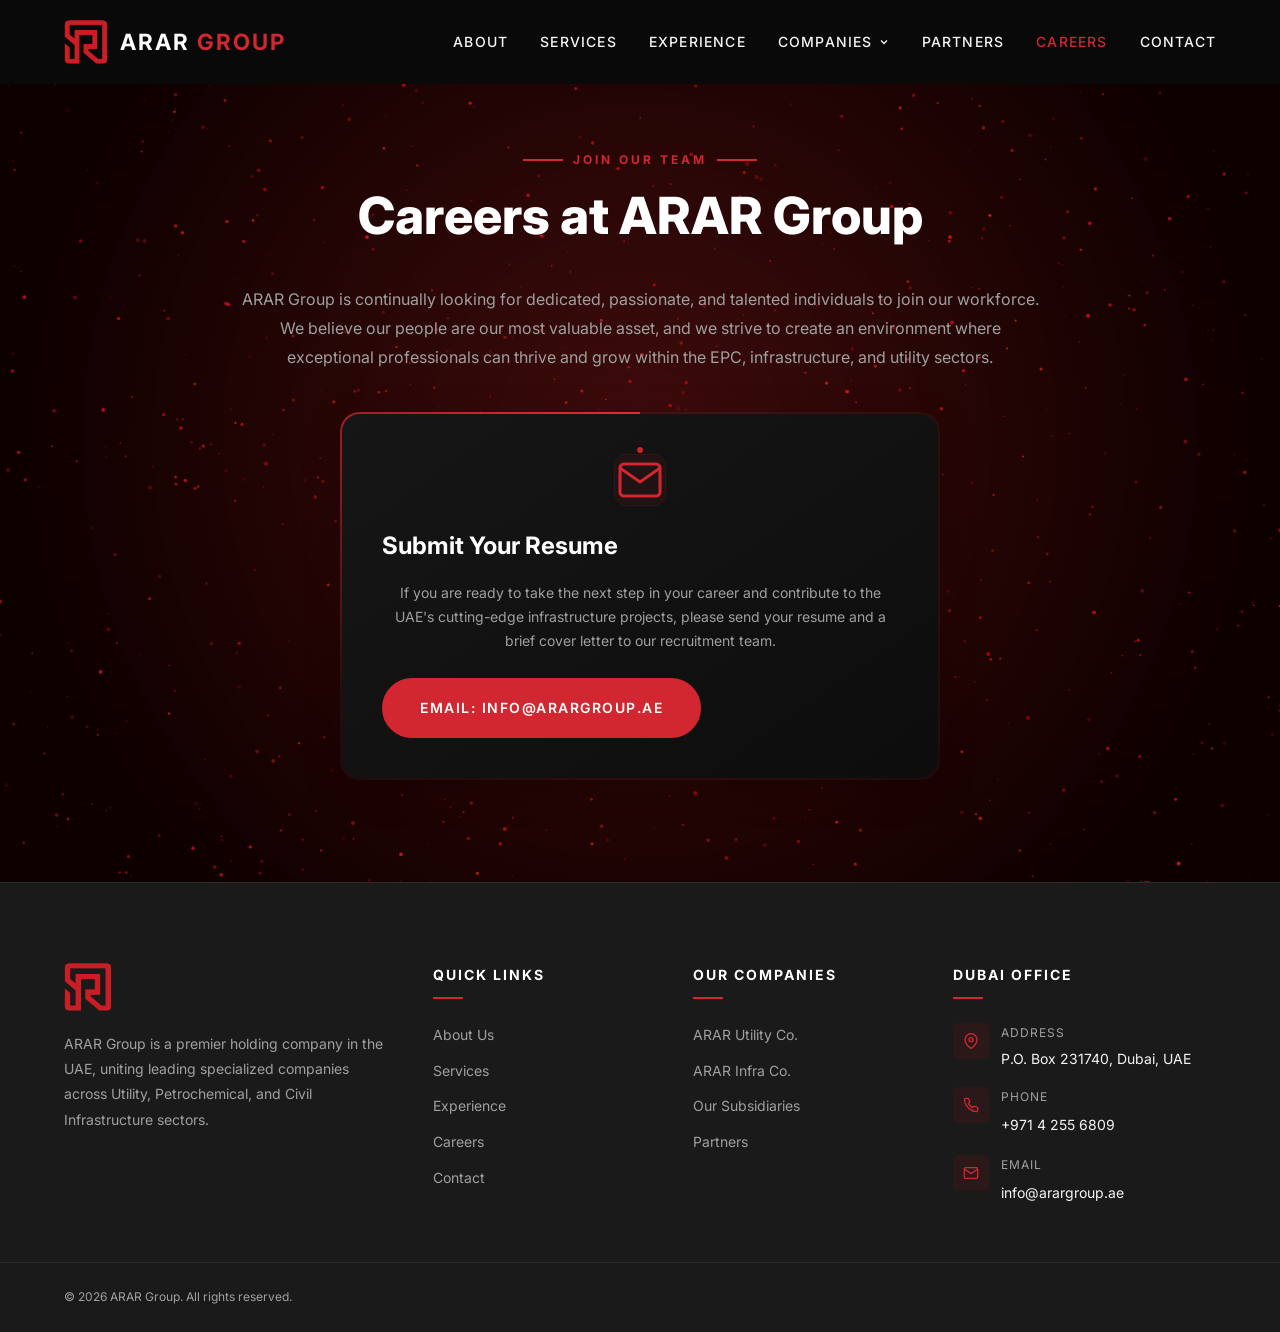
<file: careers/index.html>
<!DOCTYPE html>
<html lang="en">

<head>
  <meta charset="UTF-8">
  <meta name="viewport" content="width=device-width, initial-scale=1.0">
  <meta name="robots" content="index, follow">
  <title>Careers at ARAR Group &mdash; Join Dubai's Leading EPC &amp; Utility Contractor</title>
  <meta name="description"
    content="Join ARAR Group, leading EPC &amp; Utility Contracting Company in Dubai. Send your resume to info@arargroup.ae to explore career opportunities in electrical engineering and infrastructure.">
  <!-- Canonical -->
  <link rel="canonical" href="https://arargroup.com/careers/">
  <!-- Favicons -->
  <link rel="icon" href="/favicon.ico" sizes="any">
  <link rel="icon" href="/favicon-48x48.png" type="image/png" sizes="48x48">
  <link rel="icon" href="/favicon-96x96.png" type="image/png" sizes="96x96">
  <link rel="icon" href="/favicon-144x144.png" type="image/png" sizes="144x144">
  <link rel="icon" href="/favicon-192x192.png" type="image/png" sizes="192x192">
  <link rel="apple-touch-icon" href="/apple-touch-icon.png">
  <meta name="application-name" content="ARAR Group">
  <meta name="apple-mobile-web-app-title" content="ARAR Group">
  <!-- Open Graph -->
  <meta property="og:type" content="website">
  <meta property="og:site_name" content="ARAR Group">
  <meta property="og:title" content="Careers at ARAR Group">
  <meta property="og:description" content="Join ARAR Group, leading EPC &amp; Utility Contracting Company in Dubai. Explore career opportunities with us.">
  <meta property="og:image" content="https://arargroup.com/ARAR.png">
  <meta property="og:image:width" content="512">
  <meta property="og:image:height" content="512">
  <meta property="og:url" content="https://arargroup.com/careers/">
  <meta property="og:locale" content="en_AE">
  <!-- Twitter Card -->
  <meta name="twitter:card" content="summary_large_image">
  <meta name="twitter:title" content="Careers at ARAR Group — Join Dubai's Leading EPC Contractor">
  <meta name="twitter:description" content="Join ARAR Group, leading EPC &amp; Utility Contracting Company in Dubai. Send your resume to info@arargroup.ae to explore career opportunities.">
  <meta name="twitter:image" content="https://arargroup.com/ARAR.png">
  <!-- Structured Data -->
  <script type="application/ld+json">
  {
    "@context": "https://schema.org",
    "@type": "Organization",
    "name": "ARAR Group",
    "url": "https://arargroup.com",
    "logo": "https://arargroup.com/ARAR.png",
    "description": "ARAR Group is a Dubai-based holding company specialising in LV, MV, HV, EHV and Street Lighting EPC works with 18+ years of experience.",
    "telephone": "+971-4-255-6809",
    "email": "info@arargroup.ae",
    "address": {
      "@type": "PostalAddress",
      "addressLocality": "Dubai",
      "addressCountry": "AE",
      "postalCode": "231740"
    }
  }
  </script>
  <script type="application/ld+json">
  {
    "@context": "https://schema.org",
    "@type": "BreadcrumbList",
    "itemListElement": [
      { "@type": "ListItem", "position": 1, "name": "Home", "item": "https://arargroup.com/" },
      { "@type": "ListItem", "position": 2, "name": "Careers", "item": "https://arargroup.com/careers/" }
    ]
  }
  </script>
  <link rel="stylesheet" href="/index.css">
  <link rel="stylesheet" href="/modal.css">
  <!-- Google Fonts -->
  <link rel="preconnect" href="https://fonts.googleapis.com">
  <link rel="preconnect" href="https://fonts.gstatic.com" crossorigin>
  <link rel="stylesheet" href="https://fonts.googleapis.com/css2?family=Inter:wght@300;400;500;600;700;800;900&display=swap">
</head>

<body>

  <!-- ============ NAVIGATION ============ -->
  <nav class="navbar" id="navbar" style="background: rgba(10, 10, 10, 0.95); backdrop-filter: blur(10px);">
    <div class="container">
      <a href="/" class="nav-logo">
        <div class="logo-mark"><img src="/ARAR.png" alt="ARAR Group Logo"></div>
        <div class="logo-text">ARAR <span>GROUP</span></div>
      </a>
      <div class="nav-links" id="navLinks">
        <a href="/#about">About</a>
        <a href="/#services">Services</a>
        <a href="/#stats">Experience</a>
        <!-- Companies Dropdown -->
        <div class="nav-dropdown" id="navCompaniesDropdown">
          <button class="nav-dropdown-trigger" aria-haspopup="true" aria-expanded="false" id="navCompaniesTrigger">
            Companies
            <svg class="nav-dd-chevron" viewBox="0 0 24 24" fill="none" stroke="currentColor" stroke-width="2.5"
              width="12" height="12">
              <polyline points="6 9 12 15 18 9" />
            </svg>
          </button>
          <div class="nav-dropdown-panel" id="navCompaniesPanel" role="menu">
            <a href="/utility/" class="nav-dd-item nav-dd-utility" role="menuitem">
              <span class="nav-dd-dot nav-dd-dot--utility"></span>
              <span class="nav-dd-info">
                <span class="nav-dd-name">ARAR Utility Co.</span>
                <span class="nav-dd-sub">EPC Electrical &amp; Power</span>
              </span>
              <svg class="nav-dd-arrow" viewBox="0 0 24 24" fill="none" stroke="currentColor" stroke-width="2"
                width="14" height="14">
                <path d="M7 17L17 7M17 7H7M17 7v10" />
              </svg>
            </a>
            <a href="https://www.ararinfra.com/" target="_blank" rel="noopener noreferrer"
              class="nav-dd-item nav-dd-infra" role="menuitem">
              <span class="nav-dd-dot nav-dd-dot--infra"></span>
              <span class="nav-dd-info">
                <span class="nav-dd-name">ARAR Infra Co.</span>
                <span class="nav-dd-sub">Civil &amp; Road Works</span>
              </span>
              <svg class="nav-dd-arrow" viewBox="0 0 24 24" fill="none" stroke="currentColor" stroke-width="2"
                width="14" height="14">
                <path d="M7 17L17 7M17 7H7M17 7v10" />
              </svg>
            </a>
            <div class="nav-dd-item nav-dd-petro nav-dd-soon" role="menuitem">
              <span class="nav-dd-dot nav-dd-dot--petro"></span>
              <span class="nav-dd-info">
                <span class="nav-dd-name">ARAR Petrochemicals</span>
              </span>
              <span class="nav-dd-soon-badge">Soon</span>
            </div>
          </div>
        </div>
        <a href="/#clients">Partners</a>
        <a href="/careers/" class="active" style="color: var(--deep-red);">Careers</a>
        <a href="/#contact">Contact</a>
      </div>
      <button class="hamburger" id="hamburger" aria-label="Toggle navigation">
        <span></span>
        <span></span>
        <span></span>
      </button>
    </div>
  </nav>

  <!-- Mobile Nav -->
  <div class="mobile-nav" id="mobileNav">
    <a href="/#about" class="mobile-nav-link">About</a>
    <a href="/#services" class="mobile-nav-link">Services</a>
    <a href="/#stats" class="mobile-nav-link">Experience</a>
    <!-- Companies accordion -->
    <div class="mobile-companies" id="mobileCompanies">
      <button class="mobile-companies-trigger" id="mobileCompaniesTrigger">
        Companies
        <svg class="mobile-dd-chevron" viewBox="0 0 24 24" fill="none" stroke="currentColor" stroke-width="2.5"
          width="14" height="14">
          <polyline points="6 9 12 15 18 9" />
        </svg>
      </button>
      <div class="mobile-companies-list" id="mobileCompaniesList">
        <a href="/utility/" class="mobile-company-link mobile-company-utility">
          <span class="mobile-co-dot mobile-co-dot--utility"></span>ARAR Utility Co.
        </a>
        <a href="https://www.ararinfra.com/" target="_blank" rel="noopener noreferrer"
          class="mobile-company-link mobile-company-infra">
          <span class="mobile-co-dot mobile-co-dot--infra"></span>ARAR Infra Co.
        </a>
        <span class="mobile-company-link mobile-company-petro mobile-company-soon">
          <span class="mobile-co-dot mobile-co-dot--petro"></span>ARAR Petrochemicals <em>(Soon)</em>
        </span>
      </div>
    </div>
    <a href="/#clients" class="mobile-nav-link">Partners</a>
    <a href="/careers/" class="mobile-nav-link active">Careers</a>
    <a href="/#contact" class="mobile-nav-link">Contact</a>
  </div>


  <!-- ============ CAREERS CONTENT ============ -->
  <section class="section" style="position: relative; padding-top: 150px; min-height: 80vh; display: flex; flex-direction: column; justify-content: center; align-items: center; overflow: hidden; z-index: 1;">
    
    <!-- Red Particle Noise Background -->
    <div style="position: absolute; top: 0; left: 0; width: 100%; height: 100%; z-index: -1;">
      <!-- Deep red radial gradient base -->
      <div style="position: absolute; top: 0; left: 0; width: 100%; height: 100%; background: radial-gradient(circle at 50% 50%, rgba(180, 10, 10, 0.3) 0%, rgba(15, 0, 0, 1) 80%);"></div>
      
      <!-- Particle Noise Canvas -->
      <canvas id="particleNoiseCanvas" style="position: absolute; top: 0; left: 0; width: 100%; height: 100%; mix-blend-mode: screen;"></canvas>
    </div>

    <div class="container" style="display: flex; flex-direction: column; align-items: center; text-align: center;">
      <span class="section-tag"><span class="line"></span> Join Our Team <span class="line"></span></span>
      <h1 class="section-title">Careers at ARAR Group</h1>
      <p class="section-subtitle" style="max-width: 800px; margin: 20px auto 40px;">
        ARAR Group is continually looking for dedicated, passionate, and talented individuals to join our workforce. We believe our people are our most valuable asset, and we strive to create an environment where exceptional professionals can thrive and grow within the EPC, infrastructure, and utility sectors.
      </p>

      <div class="gradient-card fade-in" style="max-width: 600px; width: 100%; text-align: center; margin: 0 auto;">
        <div class="gradient-card-border"></div>
        <div class="gradient-card-content" style="padding: 40px;">
          <div class="gradient-card-icon" style="margin: 0 auto 20px;">
            <svg viewBox="0 0 24 24" fill="none" stroke="currentColor" stroke-width="1.5" style="width: 48px; height: 48px;">
              <path d="M4 4h16c1.1 0 2 .9 2 2v12c0 1.1-.9 2-2 2H4c-1.1 0-2-.9-2-2V6c0-1.1.9-2 2-2z" />
              <polyline points="22,6 12,13 2,6" />
            </svg>
          </div>
          <h3 style="margin-bottom: 15px; font-size: 1.5rem; text-align: center;">Submit Your Resume</h3>
          <p style="margin-bottom: 25px; color: var(--text-muted); text-align: center;">
            If you are ready to take the next step in your career and contribute to the UAE's cutting-edge infrastructure projects, please send your resume and a brief cover letter to our recruitment team.
          </p>
          <a href="mailto:info@arargroup.ae" class="btn btn-primary">
            Email: info@arargroup.ae
          </a>
        </div>
      </div>
    </div>
  </section>


  <!-- ============ FOOTER ============ -->
  <footer class="footer">
    <div class="footer-main">
      <div class="container">
        <div class="footer-grid">
          <!-- Brand -->
          <div class="footer-brand">
            <div class="logo-mark"><img src="/ARAR.png" alt="ARAR Group Logo"></div>
            <p>
              ARAR Group is a premier holding company in the UAE, uniting leading specialized companies across Utility, Petrochemical, and Civil Infrastructure sectors.
            </p>
          </div>

          <!-- Quick Links -->
          <div class="footer-col">
            <h4>Quick Links</h4>
            <ul>
              <li><a href="/#about">About Us</a></li>
              <li><a href="/#services">Services</a></li>
              <li><a href="/#stats">Experience</a></li>
              <li><a href="/careers/">Careers</a></li>
              <li><a href="/#contact">Contact</a></li>
            </ul>
          </div>

          <!-- Our Companies -->
          <div class="footer-col">
            <h4>Our Companies</h4>
            <ul>
              <li><a href="/utility/">ARAR Utility Co.</a></li>
              <li><a href="https://www.ararinfra.com/" target="_blank" rel="noopener noreferrer">ARAR Infra Co.</a></li>
              <li><a href="/#showcase">Our Subsidiaries</a></li>
              <li><a href="/#clients">Partners</a></li>
            </ul>
          </div>

          <!-- Contact -->
          <div class="footer-col">
            <h4>Dubai Office</h4>
            <div class="footer-contact-item">
              <div class="footer-contact-icon">
                <svg width="16" height="16" viewBox="0 0 24 24" fill="none" stroke="currentColor" stroke-width="2">
                  <path d="M21 10c0 7-9 13-9 13s-9-6-9-13a9 9 0 0 1 18 0z" />
                  <circle cx="12" cy="10" r="3" />
                </svg>
              </div>
              <div class="footer-contact-info">
                <span>Address</span>
                <p>P.O. Box 231740, Dubai, UAE</p>
              </div>
            </div>
            <div class="footer-contact-item">
              <div class="footer-contact-icon">
                <svg width="16" height="16" viewBox="0 0 24 24" fill="none" stroke="currentColor" stroke-width="2">
                  <path
                    d="M22 16.92v3a2 2 0 0 1-2.18 2 19.79 19.79 0 0 1-8.63-3.07 19.5 19.5 0 0 1-6-6 19.79 19.79 0 0 1-3.07-8.67A2 2 0 0 1 4.11 2h3a2 2 0 0 1 2 1.72c.127.96.361 1.903.7 2.81a2 2 0 0 1-.45 2.11L8.09 9.91a16 16 0 0 0 6 6l1.27-1.27a2 2 0 0 1 2.11-.45c.907.339 1.85.573 2.81.7A2 2 0 0 1 22 16.92z" />
                </svg>
              </div>
              <div class="footer-contact-info">
                <span>Phone</span>
                <a href="tel:+97142556809">+971 4 255 6809</a>
              </div>
            </div>
            <div class="footer-contact-item">
              <div class="footer-contact-icon">
                <svg width="16" height="16" viewBox="0 0 24 24" fill="none" stroke="currentColor" stroke-width="2">
                  <path d="M4 4h16c1.1 0 2 .9 2 2v12c0 1.1-.9 2-2 2H4c-1.1 0-2-.9-2-2V6c0-1.1.9-2 2-2z" />
                  <polyline points="22,6 12,13 2,6" />
                </svg>
              </div>
              <div class="footer-contact-info">
                <span>Email</span>
                <a href="mailto:info@arargroup.ae">info@arargroup.ae</a>
              </div>
            </div>
          </div>
        </div>
      </div>
    </div>

    <!-- Footer Bottom -->
    <div class="footer-bottom">
      <div class="container">
        <p>&copy; 2026 ARAR Group. All rights reserved.</p>
      </div>
    </div>
  </footer>

  <!-- ============ BACK TO TOP ============ -->
  <button id="backToTop" class="back-to-top" aria-label="Back to top">
    <svg viewBox="0 0 24 24" fill="none" stroke="currentColor" stroke-width="2.5" stroke-linecap="round"
      stroke-linejoin="round">
      <path d="M12 19V5M5 12l7-7 7 7" />
    </svg>
  </button>

  <script src="/index.js"></script>
  <script src="/particle-noise.js"></script>
</body>

</html>
</file>
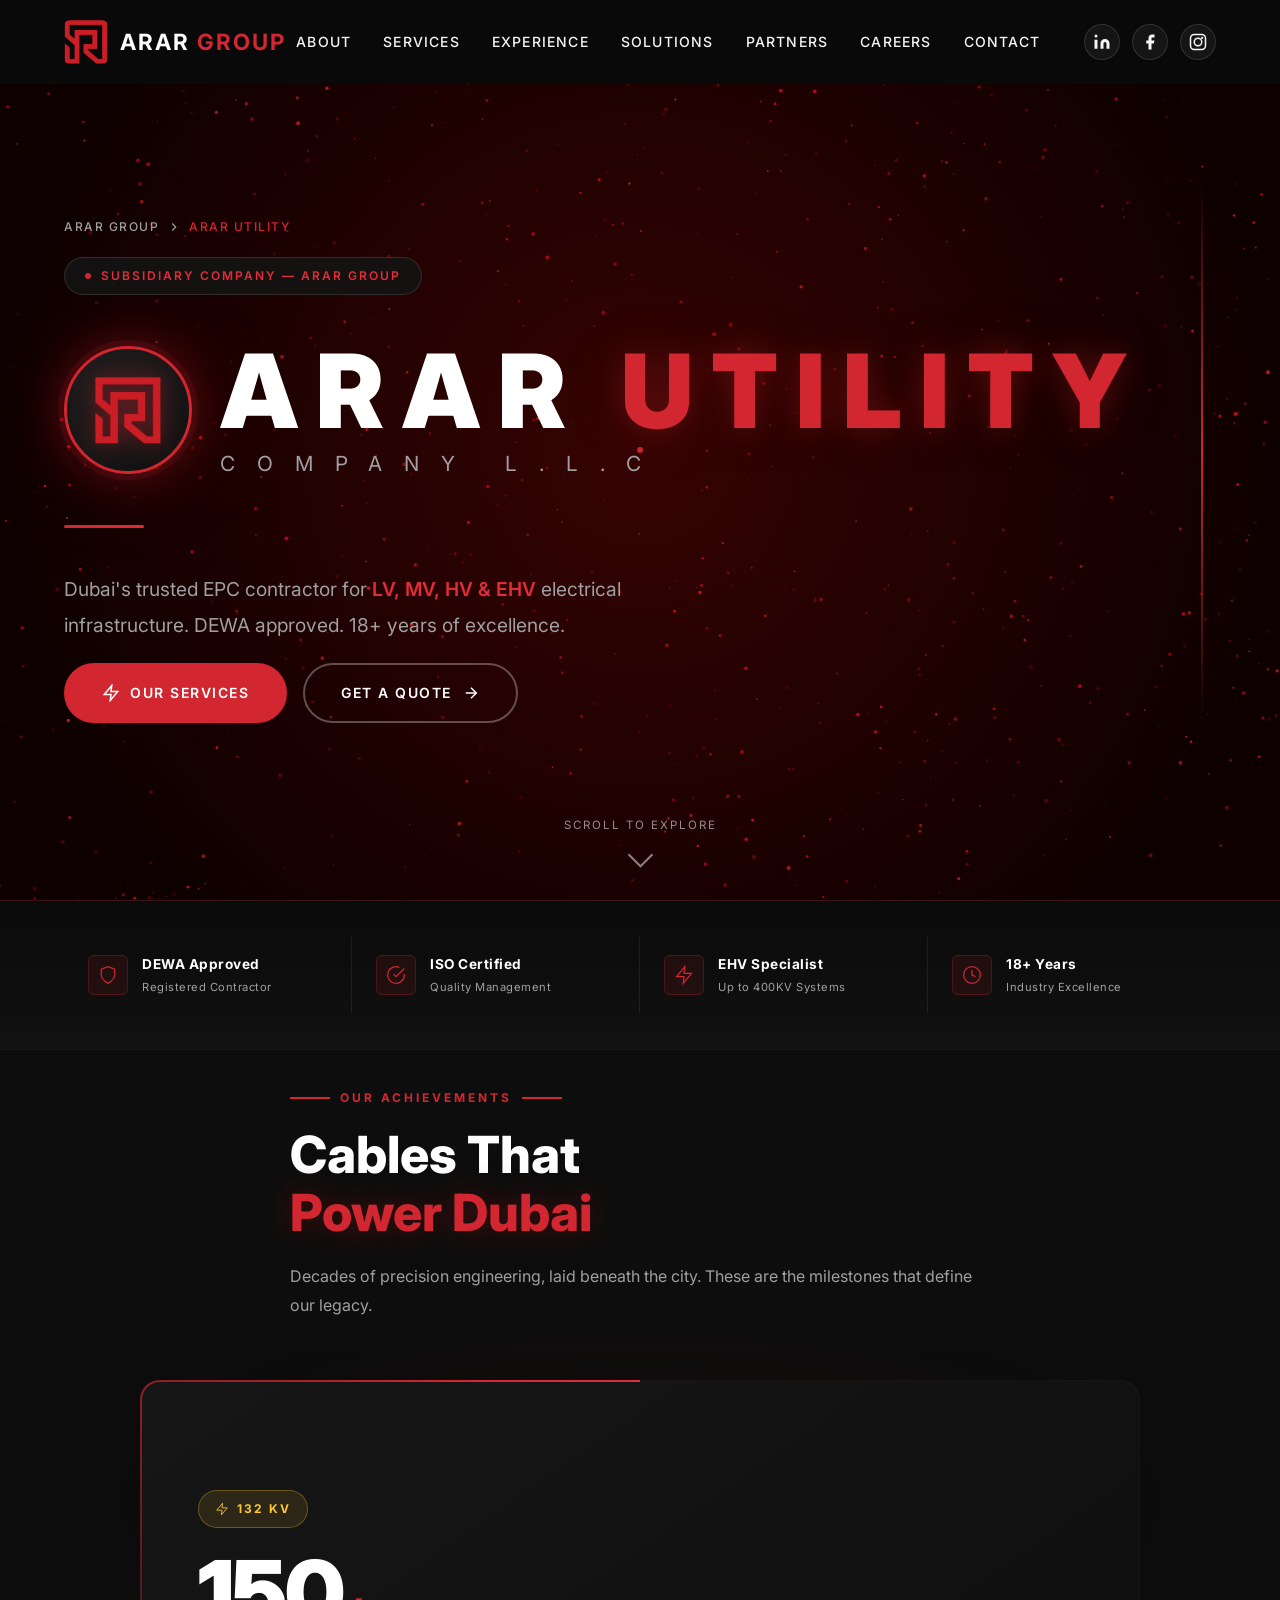
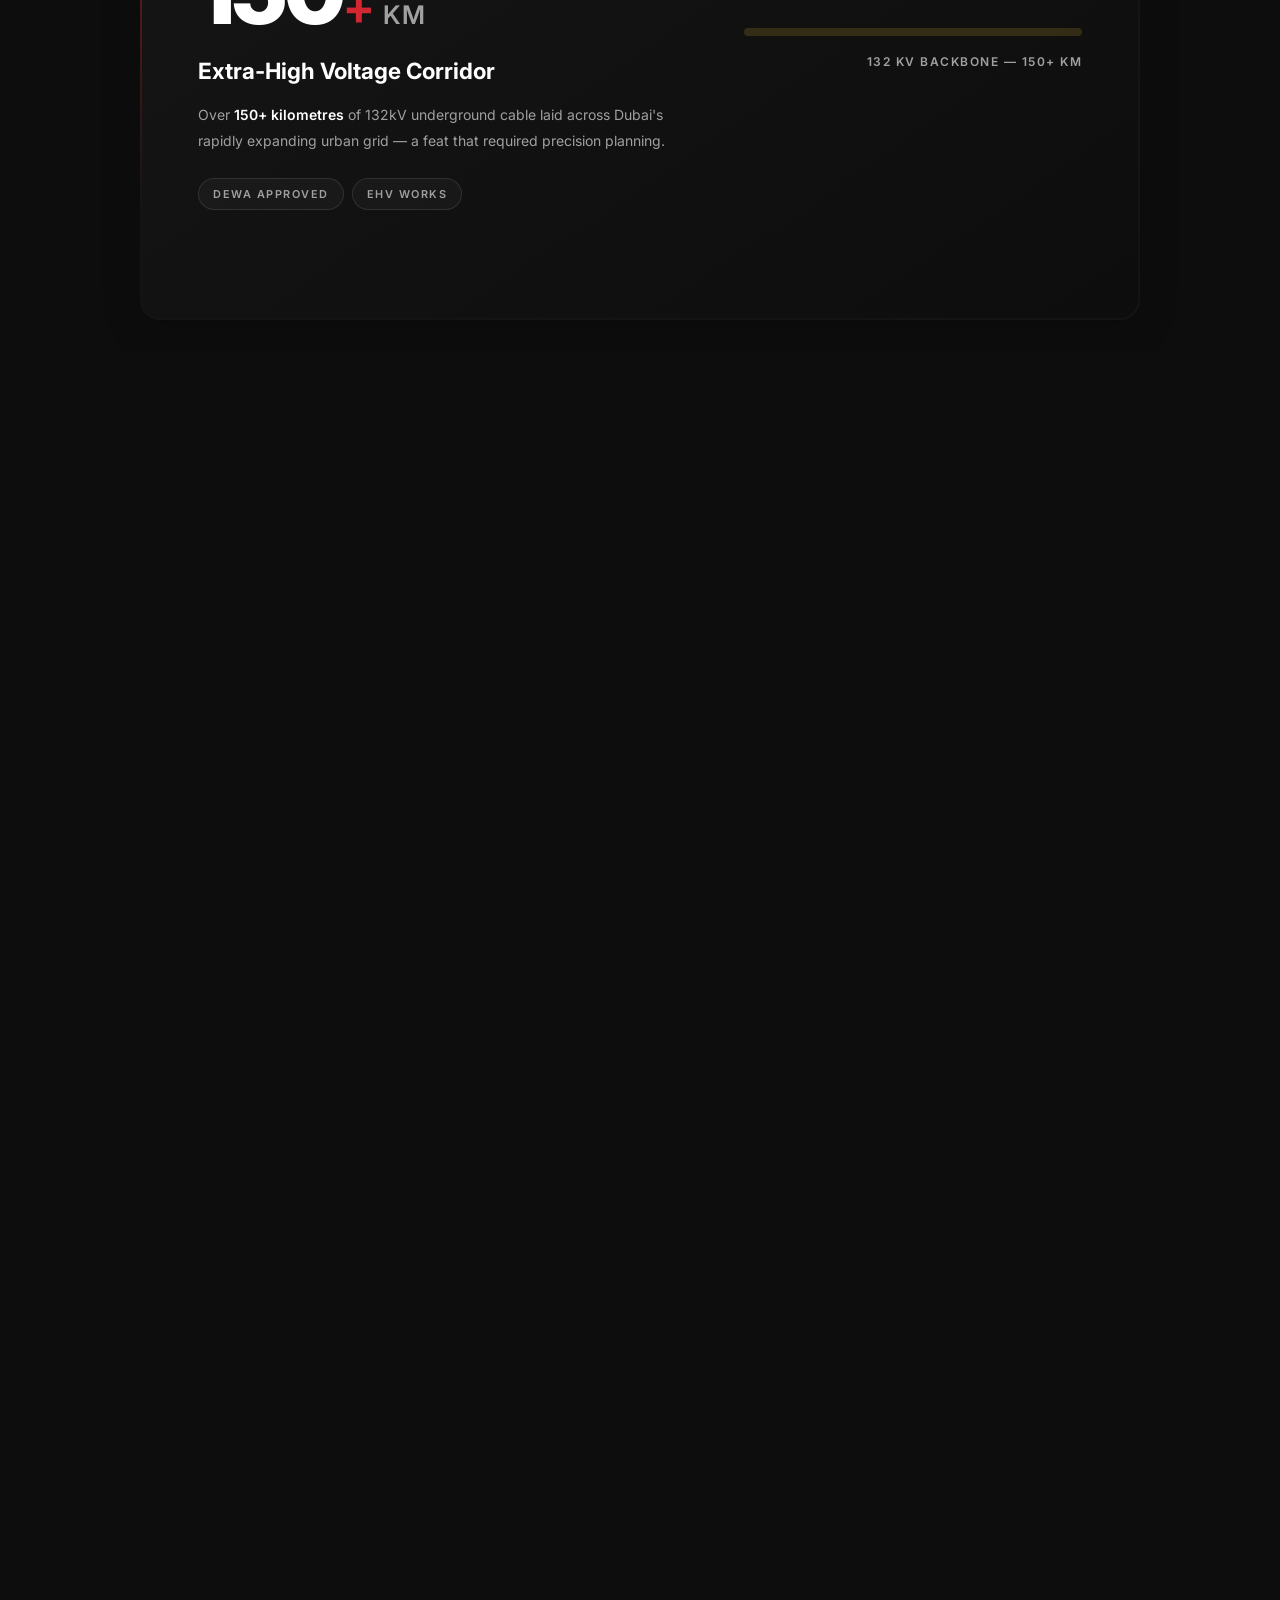
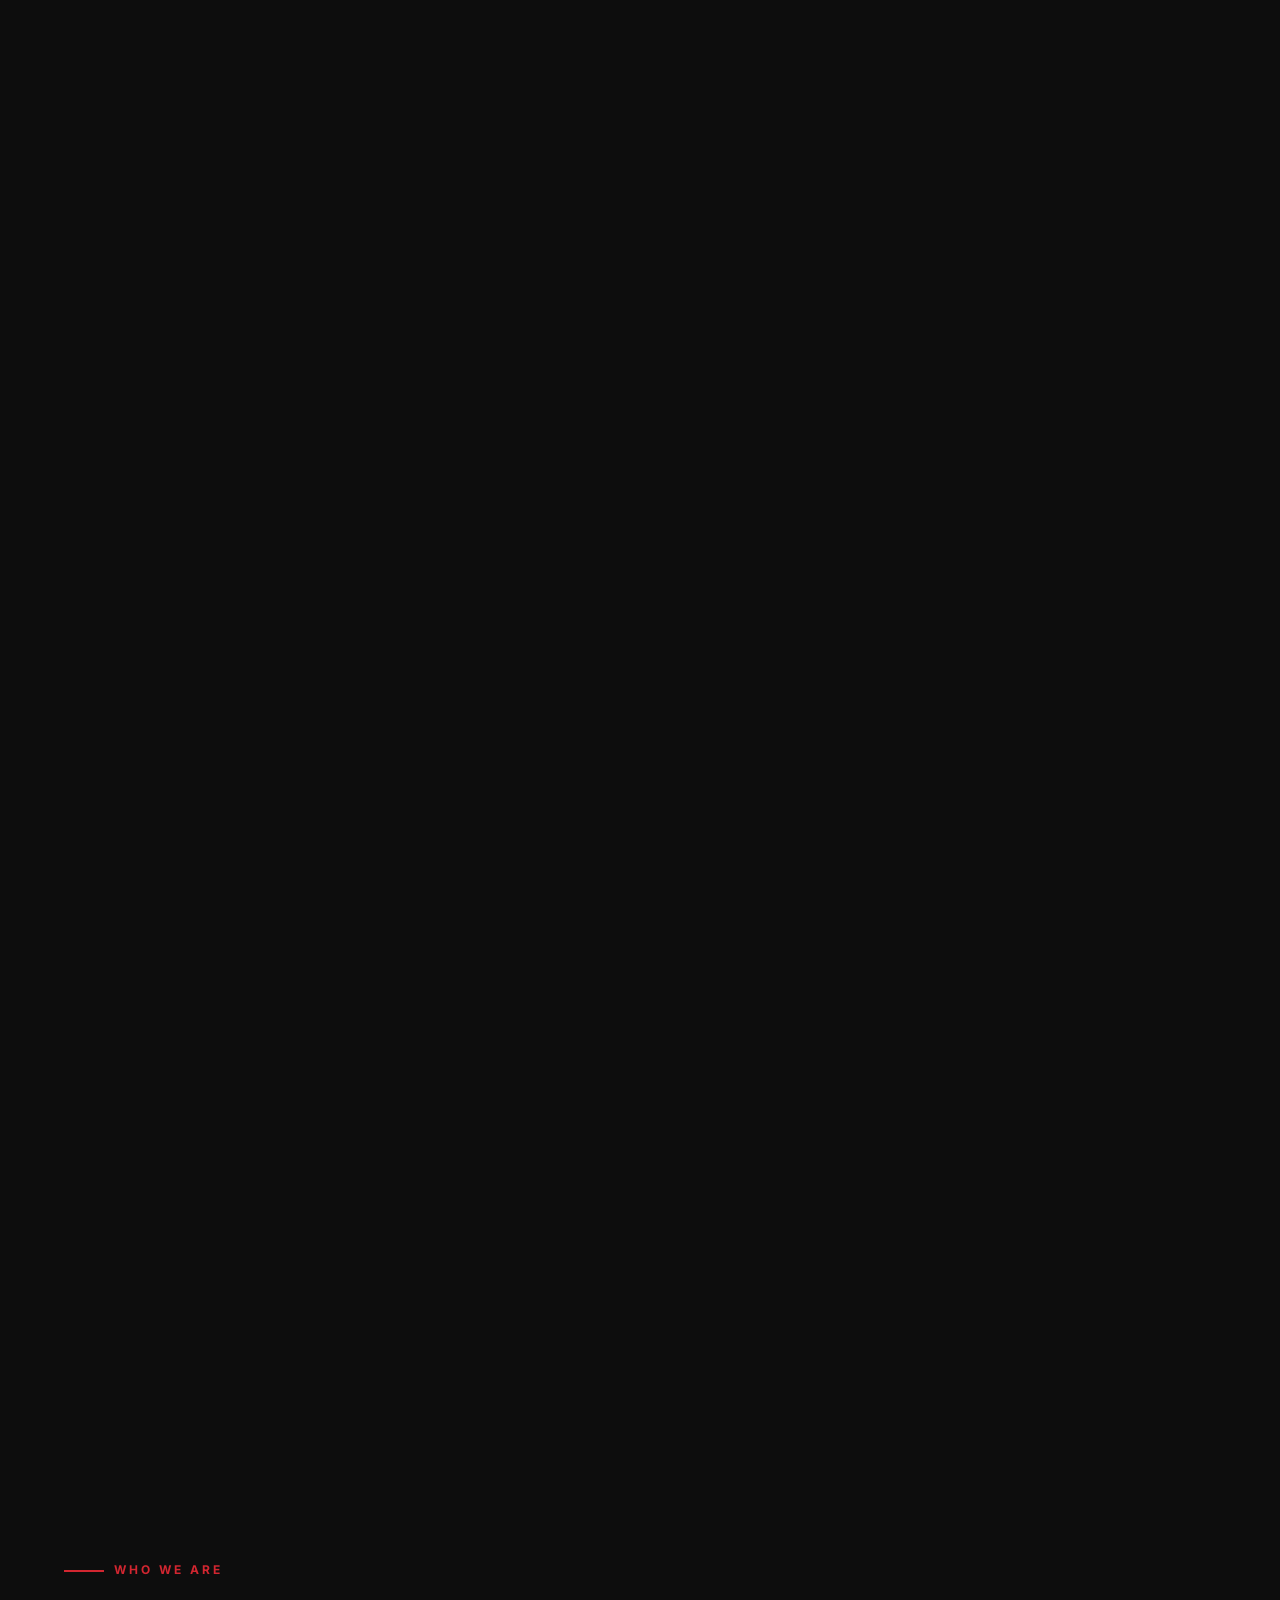
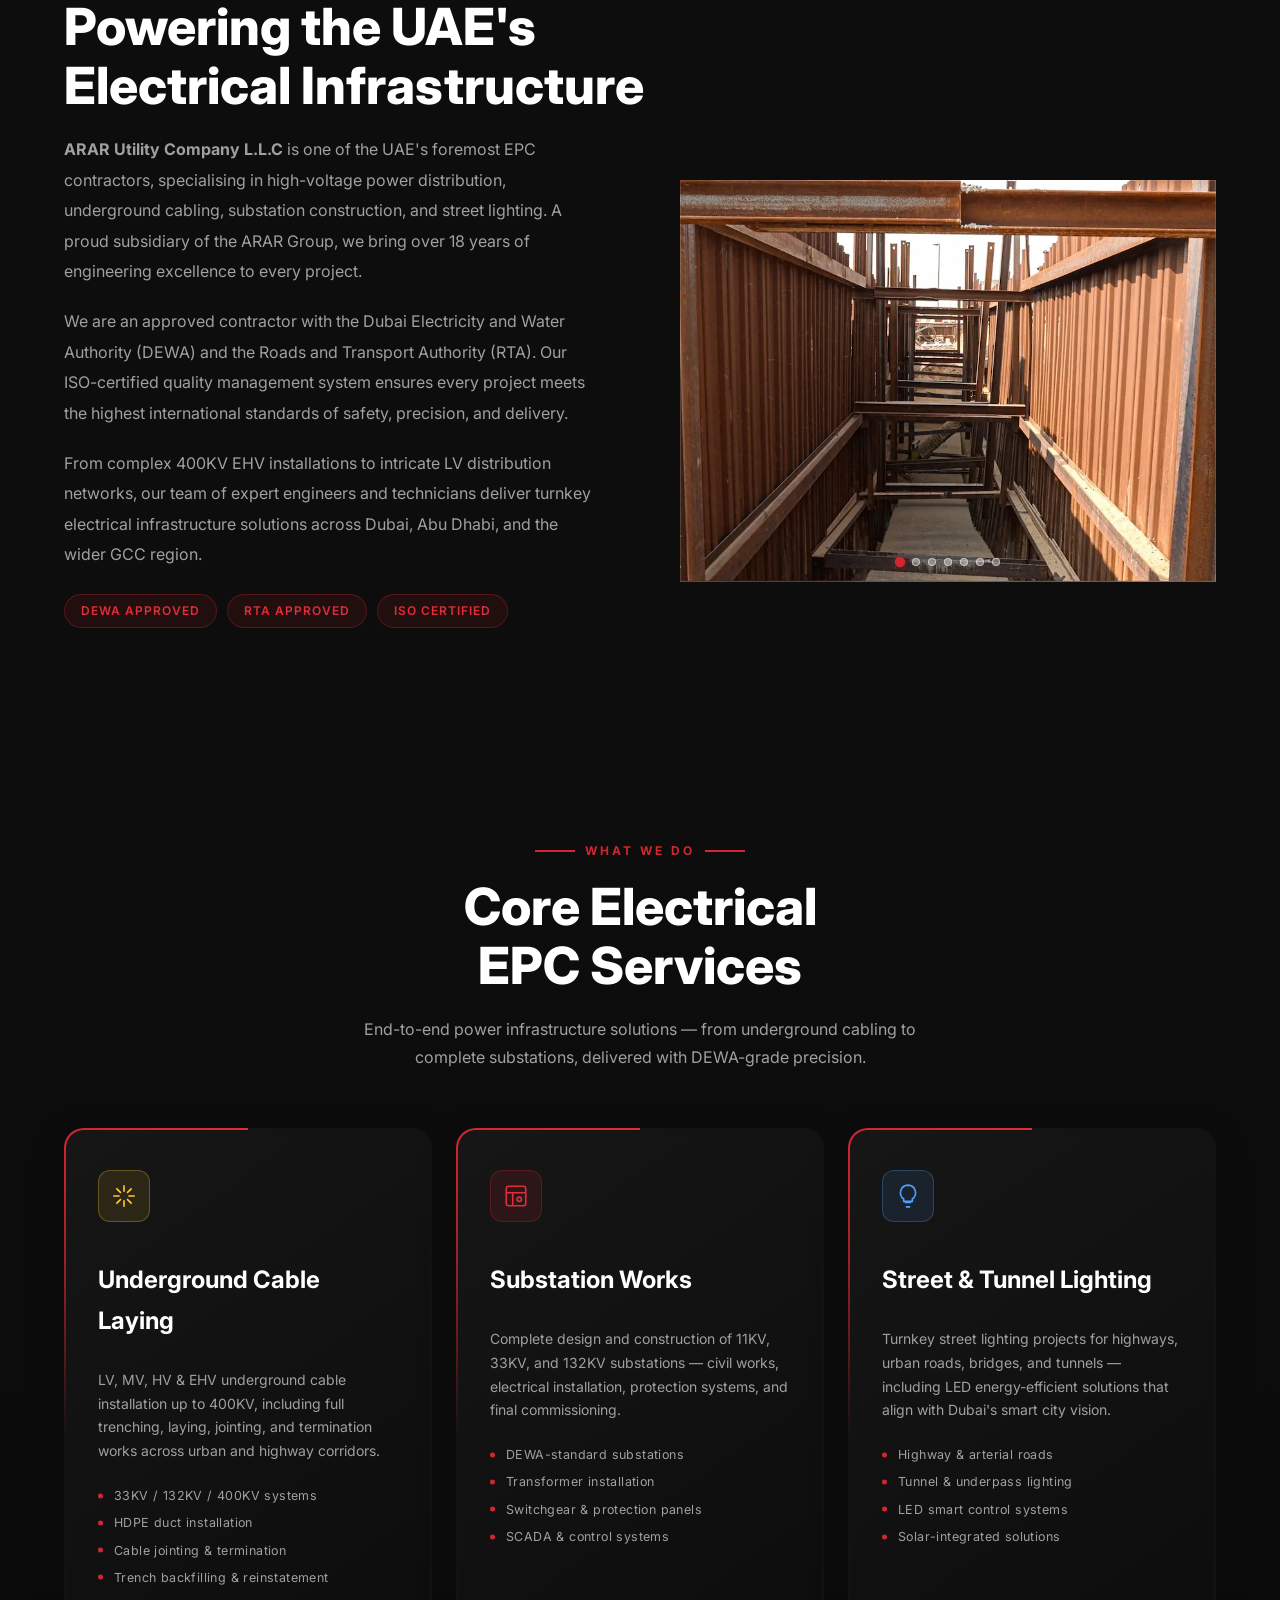
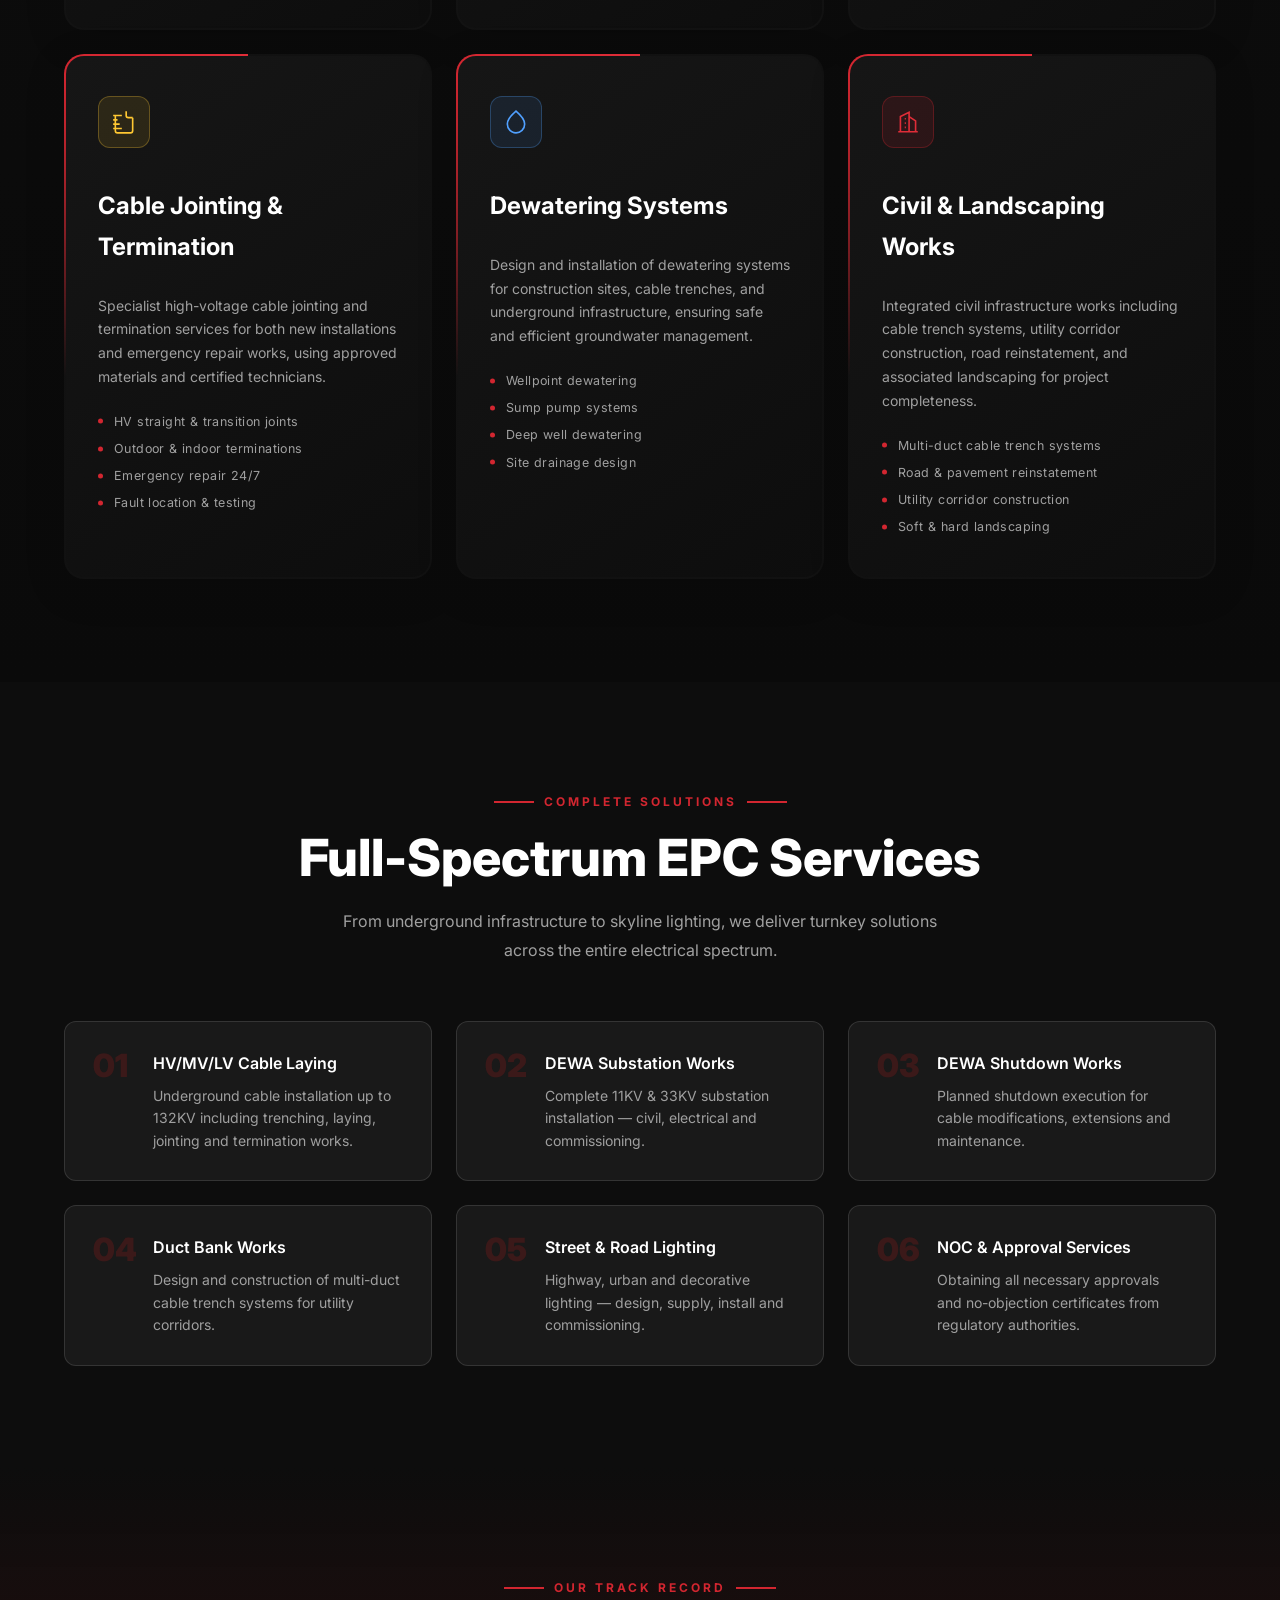
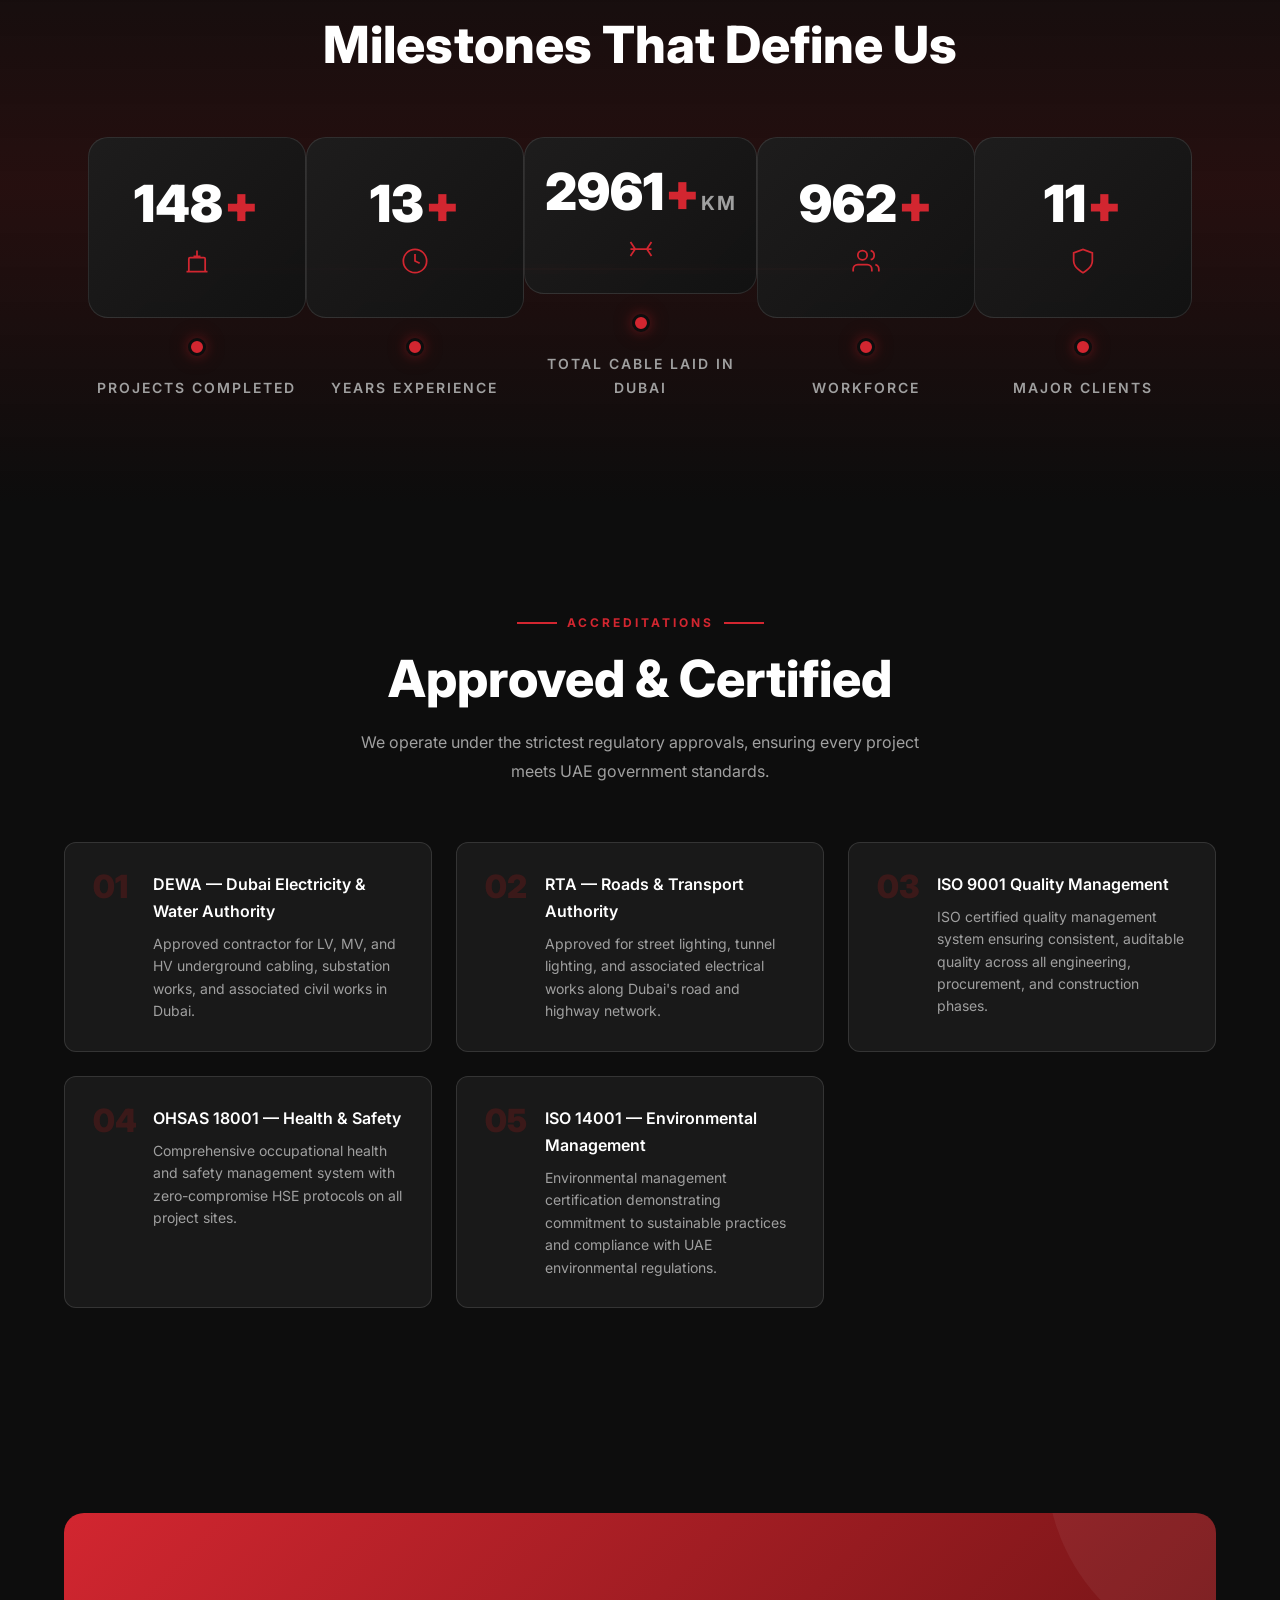
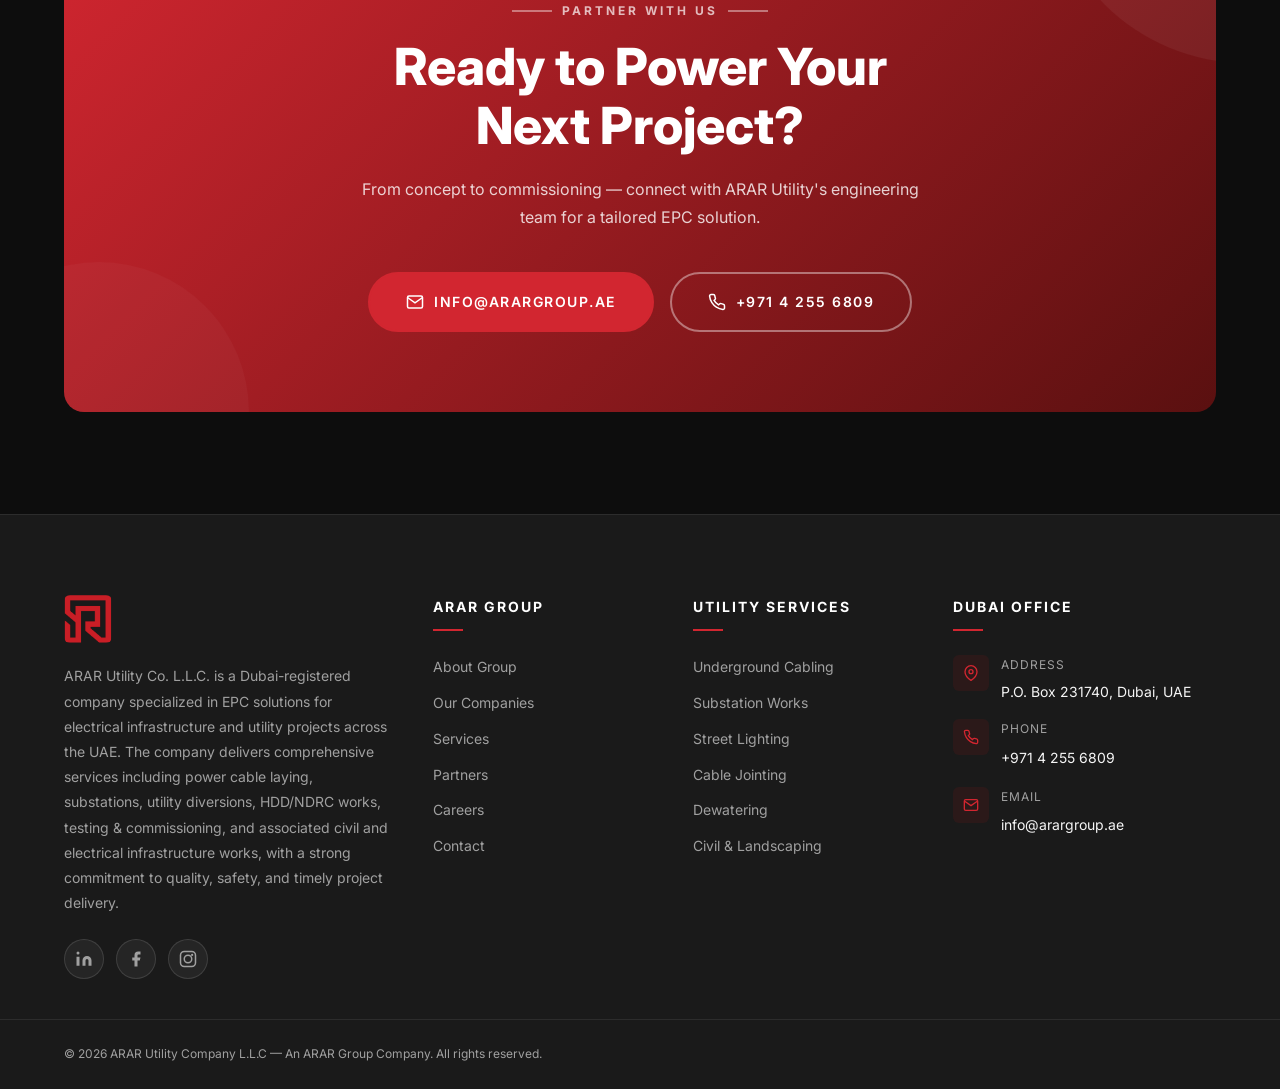
<file: utility/index.html>
<!DOCTYPE html>
<html lang="en">

<head>
  <meta charset="UTF-8">
  <meta name="viewport" content="width=device-width, initial-scale=1.0">
  <meta name="robots" content="index, follow">
  <title>ARAR Utility Company L.L.C &mdash; EPC Electrical &amp; Power Solutions in Dubai</title>
  <meta name="description"
    content="ARAR Utility Company L.L.C is a DEWA-approved EPC contractor in Dubai specializing in LV, MV, HV, EHV underground cabling, substations, and street lighting with 18+ years of experience.">
  <!-- Canonical -->
  <link rel="canonical" href="https://arargroup.com/utility/">
  <!-- Favicons -->
  <link rel="icon" href="/favicon.ico" sizes="any">
  <link rel="icon" href="/favicon-48x48.png" type="image/png" sizes="48x48">
  <link rel="icon" href="/favicon-96x96.png" type="image/png" sizes="96x96">
  <link rel="icon" href="/favicon-144x144.png" type="image/png" sizes="144x144">
  <link rel="icon" href="/favicon-192x192.png" type="image/png" sizes="192x192">
  <link rel="apple-touch-icon" href="/apple-touch-icon.png">
  <meta name="application-name" content="ARAR Group">
  <meta name="apple-mobile-web-app-title" content="ARAR Group">
  <!-- Open Graph -->
  <meta property="og:type" content="website">
  <meta property="og:site_name" content="ARAR Group">
  <meta property="og:title" content="ARAR Utility Company L.L.C — EPC Electrical &amp; Power Solutions in Dubai">
  <meta property="og:description" content="ARAR Utility Company L.L.C is a DEWA-approved EPC contractor in Dubai specializing in LV, MV, HV, EHV underground cabling, substations, and street lighting.">
  <meta property="og:image" content="https://arargroup.com/ARAR.png">
  <meta property="og:image:width" content="512">
  <meta property="og:image:height" content="512">
  <meta property="og:url" content="https://arargroup.com/utility/">
  <meta property="og:locale" content="en_AE">
  <!-- Twitter Card -->
  <meta name="twitter:card" content="summary_large_image">
  <meta name="twitter:title" content="ARAR Utility Company L.L.C — EPC Electrical &amp; Power Solutions in Dubai">
  <meta name="twitter:description" content="ARAR Utility Company L.L.C is a DEWA-approved EPC contractor in Dubai specializing in LV, MV, HV, EHV underground cabling, substations, and street lighting with 18+ years of experience.">
  <meta name="twitter:image" content="https://arargroup.com/ARAR.png">
  <!-- Structured Data -->
  <script type="application/ld+json">
  {
    "@context": "https://schema.org",
    "@type": "LocalBusiness",
    "name": "ARAR Utility Company L.L.C",
    "url": "https://arargroup.com/utility/",
    "logo": "https://arargroup.com/ARAR.png",
    "image": "https://arargroup.com/ARAR.png",
    "description": "ARAR Utility Company L.L.C is a DEWA-approved EPC contractor in Dubai specializing in LV, MV, HV, EHV underground cabling, substations, and street lighting with 18+ years of experience.",
    "telephone": "+971-4-255-6809",
    "email": "info@arargroup.ae",
    "address": {
      "@type": "PostalAddress",
      "addressLocality": "Dubai",
      "addressCountry": "AE",
      "postalCode": "231740"
    },
    "areaServed": ["Dubai", "Abu Dhabi", "UAE"],
    "parentOrganization": {
      "@type": "Organization",
      "name": "ARAR Group",
      "url": "https://arargroup.com"
    },
    "hasOfferCatalog": {
      "@type": "OfferCatalog",
      "name": "EPC Electrical Services",
      "itemListElement": [
        { "@type": "Offer", "itemOffered": { "@type": "Service", "name": "Underground Cable Laying LV/MV/HV/EHV", "areaServed": "Dubai" } },
        { "@type": "Offer", "itemOffered": { "@type": "Service", "name": "DEWA Substation Works", "areaServed": "Dubai" } },
        { "@type": "Offer", "itemOffered": { "@type": "Service", "name": "Street & Tunnel Lighting", "areaServed": "Dubai" } },
        { "@type": "Offer", "itemOffered": { "@type": "Service", "name": "Cable Jointing & Termination", "areaServed": "Dubai" } },
        { "@type": "Offer", "itemOffered": { "@type": "Service", "name": "Dewatering Systems", "areaServed": "Dubai" } }
      ]
    },
    "sameAs": [
      "https://ae.linkedin.com/company/arar-utility-company-llc",
      "https://www.instagram.com/ararutilitycompany"
    ]
  }
  </script>
  <script type="application/ld+json">
  {
    "@context": "https://schema.org",
    "@type": "BreadcrumbList",
    "itemListElement": [
      { "@type": "ListItem", "position": 1, "name": "Home", "item": "https://arargroup.com/" },
      { "@type": "ListItem", "position": 2, "name": "ARAR Utility Company", "item": "https://arargroup.com/utility/" }
    ]
  }
  </script>
  <!-- Google Fonts -->
  <link rel="preconnect" href="https://fonts.googleapis.com">
  <link rel="preconnect" href="https://fonts.gstatic.com" crossorigin>
  <link rel="stylesheet" href="https://fonts.googleapis.com/css2?family=Inter:wght@300;400;500;600;700;800;900&display=swap">
  <link rel="stylesheet" href="/index.css">
  <link rel="stylesheet" href="/modal.css">
</head>

<body>

  <!-- ============ NAVIGATION ============ -->
  <nav class="navbar" id="navbar" style="background: rgba(10, 10, 10, 0.95); backdrop-filter: blur(10px);">
    <div class="container">
      <a href="/" class="nav-logo">
        <div class="logo-mark"><img src="/ARAR.png" alt="ARAR Group Logo"></div>
        <div class="logo-text">ARAR <span>GROUP</span></div>
      </a>
      <div class="nav-links" id="navLinks">
        <a href="/#about">About</a>
        <a href="/#services">Services</a>
        <a href="/#stats">Experience</a>
        <a href="#all-services">Solutions</a>
        <a href="/#clients">Partners</a>
        <a href="/careers/">Careers</a>
        <a href="/#contact">Contact</a>
        <div class="nav-social">
          <a href="https://ae.linkedin.com/company/arar-utility-company-llc" aria-label="LinkedIn" target="_blank" rel="noopener noreferrer">
            <svg width="18" height="18" viewBox="0 0 24 24" fill="currentColor">
              <path d="M16 8a6 6 0 0 1 6 6v7h-4v-7a2 2 0 0 0-2-2 2 2 0 0 0-2 2v7h-4v-7a6 6 0 0 1 6-6z" />
              <rect x="2" y="9" width="4" height="12" />
              <circle cx="4" cy="4" r="2" />
            </svg>
          </a>
          <a href="https://www.facebook.com/p/ARAR-Utility-company-LLCDubaiUnited-Arab-Emirates-100072549215831/"
            aria-label="Facebook" target="_blank" rel="noopener noreferrer">
            <svg width="18" height="18" viewBox="0 0 24 24" fill="currentColor">
              <path d="M18 2h-3a5 5 0 0 0-5 5v3H7v4h3v8h4v-8h3l1-4h-4V7a1 1 0 0 1 1-1h3z" />
            </svg>
          </a>
          <a href="https://www.instagram.com/ararutilitycompany?igsh=MTh4aDRrMXIweTBmaA==" aria-label="Instagram"
            target="_blank" rel="noopener noreferrer">
            <svg width="18" height="18" viewBox="0 0 24 24" fill="none" stroke="currentColor" stroke-width="2">
              <rect x="2" y="2" width="20" height="20" rx="5" />
              <circle cx="12" cy="12" r="5" />
              <circle cx="17.5" cy="6.5" r="1.5" fill="currentColor" stroke="none" />
            </svg>
          </a>
        </div>
      </div>

      <button class="hamburger" id="hamburger" aria-label="Toggle navigation">
        <span></span>
        <span></span>
        <span></span>
      </button>
    </div>
  </nav>

  <!-- Mobile Nav -->
  <div class="mobile-nav" id="mobileNav">
    <a href="/#about" class="mobile-nav-link">About</a>
    <a href="/#services" class="mobile-nav-link">Services</a>
    <a href="/#stats" class="mobile-nav-link">Experience</a>
    <a href="#all-services" class="mobile-nav-link">Solutions</a>
    <a href="/#clients" class="mobile-nav-link">Partners</a>
    <a href="/careers/" class="mobile-nav-link">Careers</a>
    <a href="/#contact" class="mobile-nav-link">Contact</a>
    <div class="mobile-social">
      <a href="https://ae.linkedin.com/company/arar-utility-company-llc" aria-label="LinkedIn" target="_blank" rel="noopener noreferrer">
        <svg width="24" height="24" viewBox="0 0 24 24" fill="currentColor">
          <path d="M16 8a6 6 0 0 1 6 6v7h-4v-7a2 2 0 0 0-2-2 2 2 0 0 0-2 2v7h-4v-7a6 6 0 0 1 6-6z" />
          <rect x="2" y="9" width="4" height="12" />
          <circle cx="4" cy="4" r="2" />
        </svg>
      </a>
      <a href="https://www.facebook.com/p/ARAR-Utility-company-LLCDubaiUnited-Arab-Emirates-100072549215831/"
        aria-label="Facebook" target="_blank" rel="noopener noreferrer">
        <svg width="24" height="24" viewBox="0 0 24 24" fill="currentColor">
          <path d="M18 2h-3a5 5 0 0 0-5 5v3H7v4h3v8h4v-8h3l1-4h-4V7a1 1 0 0 1 1-1h3z" />
        </svg>
      </a>
      <a href="https://www.instagram.com/ararutilitycompany?igsh=MTh4aDRrMXIweTBmaA==" aria-label="Instagram"
        target="_blank" rel="noopener noreferrer">
        <svg width="24" height="24" viewBox="0 0 24 24" fill="none" stroke="currentColor" stroke-width="2">
          <rect x="2" y="2" width="20" height="20" rx="5" />
          <circle cx="12" cy="12" r="5" />
          <circle cx="17.5" cy="6.5" r="1.5" fill="currentColor" stroke="none" />
        </svg>
      </a>
    </div>
  </div>


  <!-- ============ HERO SECTION ============ -->
  <section class="utility-hero" id="utility-hero">

    <!-- Background -->
    <div style="position: absolute; top: 0; left: 0; width: 100%; height: 100%; z-index: 0;">
      <!-- Deep red radial gradient base -->
      <div style="position: absolute; top: 0; left: 0; width: 100%; height: 100%; background: radial-gradient(circle at 50% 50%, rgba(180, 10, 10, 0.3) 0%, rgba(15, 0, 0, 1) 80%);"></div>
      <!-- Particle Noise Canvas -->
      <canvas id="particleNoiseCanvas" style="position: absolute; top: 0; left: 0; width: 100%; height: 100%; mix-blend-mode: screen;"></canvas>
    </div>

    <!-- Content -->
    <div class="container utility-hero-content">

      <!-- Breadcrumb -->
      <div class="utility-breadcrumb anim-pop-in" style="--delay:0.2s">
        <a href="/">ARAR Group</a>
        <svg width="14" height="14" viewBox="0 0 24 24" fill="none" stroke="currentColor" stroke-width="2">
          <polyline points="9 18 15 12 9 6" />
        </svg>
        <span>ARAR Utility</span>
      </div>

      <!-- Badge tag -->
      <div class="hero-tag anim-pop-in" style="--delay:0.4s">
        <span class="dot"></span>
        Subsidiary Company &mdash; ARAR Group
      </div>

      <!-- Logo + Title -->
      <div class="utility-hero-identity anim-slide-up" style="--delay:0.6s">
        <div class="utility-logo-ring">
          <img src="/ARAR.png" alt="ARAR Utility" class="utility-logo-img">
        </div>
        <div class="utility-hero-titles">
          <h1 class="utility-hero-name">ARAR <span class="highlight text-glow">UTILITY</span></h1>
          <p class="utility-hero-corp">COMPANY L.L.C</p>
        </div>
      </div>

      <div class="chairman-divider anim-grow-width" style="--delay:1s"></div>

      <p class="utility-hero-tagline anim-slide-up" style="--delay:1.1s">
        Dubai's trusted EPC contractor for <span class="highlight">LV, MV, HV &amp; EHV</span> electrical infrastructure.
        DEWA approved. 18+ years of excellence.
      </p>

      <div class="hero-btns anim-slide-up" style="--delay:1.3s">
        <a href="#utility-services" class="btn btn-primary">
          <svg class="btn-icon" viewBox="0 0 24 24" fill="none" stroke="currentColor" stroke-width="2">
            <path d="M13 2L3 14h9l-1 8 10-12h-9l1-8z" />
          </svg>
          Our Services
        </a>
        <a href="/#contact" class="btn btn-outline">
          Get a Quote
          <svg class="btn-icon" viewBox="0 0 24 24" fill="none" stroke="currentColor" stroke-width="2">
            <line x1="5" y1="12" x2="19" y2="12" />
            <polyline points="12 5 19 12 12 19" />
          </svg>
        </a>
      </div>

    </div>

    <!-- Vertical accent line (same as main hero) -->
    <div class="hero-accent-line"></div>

    <!-- Scroll hint -->
    <div class="zoom-scroll-hint" id="utilityScrollHint">
      <span>Scroll to explore</span>
      <div class="zoom-scroll-arrow"></div>
    </div>
  </section>


  <!-- ============ CREDENTIALS STRIP ============ -->
  <section class="utility-creds-strip fade-in">
    <div class="container">
      <div class="utility-creds-grid">
        <div class="utility-cred-item">
          <div class="utility-cred-icon">
            <svg viewBox="0 0 24 24" fill="none" stroke="currentColor" stroke-width="1.5">
              <path d="M12 22s8-4 8-10V5l-8-3-8 3v7c0 6 8 10 8 10z" />
            </svg>
          </div>
          <div class="utility-cred-text">
            <strong>DEWA Approved</strong>
            <span>Registered Contractor</span>
          </div>
        </div>
        <div class="utility-cred-item">
          <div class="utility-cred-icon">
            <svg viewBox="0 0 24 24" fill="none" stroke="currentColor" stroke-width="1.5">
              <path d="M22 11.08V12a10 10 0 1 1-5.93-9.14" />
              <polyline points="22 4 12 14.01 9 11.01" />
            </svg>
          </div>
          <div class="utility-cred-text">
            <strong>ISO Certified</strong>
            <span>Quality Management</span>
          </div>
        </div>
        <div class="utility-cred-item">
          <div class="utility-cred-icon">
            <svg viewBox="0 0 24 24" fill="none" stroke="currentColor" stroke-width="1.5">
              <path d="M13 2L3 14h9l-1 8 10-12h-9l1-8z" />
            </svg>
          </div>
          <div class="utility-cred-text">
            <strong>EHV Specialist</strong>
            <span>Up to 400KV Systems</span>
          </div>
        </div>
        <div class="utility-cred-item">
          <div class="utility-cred-icon">
            <svg viewBox="0 0 24 24" fill="none" stroke="currentColor" stroke-width="1.5">
              <circle cx="12" cy="12" r="10" />
              <polyline points="12 6 12 12 16 14" />
            </svg>
          </div>
          <div class="utility-cred-text">
            <strong>18+ Years</strong>
            <span>Industry Excellence</span>
          </div>
        </div>

      </div>
    </div>
  </section>


  <!-- ============ ACHIEVEMENTS SECTION (JITTER POPUP STYLE) ============ -->
  <section class="utility-achievements">
    <!-- Pinned scroll space: 400vh gives user plenty of scroll room to trigger popups -->
    <div class="ach-scroll-space" id="achScrollSpace">
      <div class="ach-sticky-viewport">
        
        <!-- TOP HEADING -->
        <div class="ach-header text-center fade-in">
          <span class="section-tag"><span class="line"></span> Our Achievements <span class="line"></span></span>
          <h2 class="section-title">Cables That<br><span class="highlight text-glow">Power Dubai</span></h2>
          <p class="section-subtitle center-subtitle" style="margin-left:auto; margin-right:auto; max-width:700px;">
            Decades of precision engineering, laid beneath the city. These are the milestones that define our legacy.
          </p>
        </div>

        <!-- POPUP CARDS LAYER -->
        <div class="ach-cards-stack-layer">
          
          <!-- Card 1: 132kV -->
          <div class="ach-card-popup active" data-index="0">
            <div class="gradient-card ach-card">
              <div class="gradient-card-border"></div>
              <div class="gradient-card-content ach-card-content">
                <div class="ach-card-inner">
                  <div class="ach-card-left">
                    <div class="ach-card-top">
                      <div class="ach-stat-badge ach-badge--yellow">
                        <svg viewBox="0 0 24 24" fill="none" stroke="currentColor" stroke-width="1.5">
                          <path d="M13 2L3 14h9l-1 8 10-12h-9l1-8z"/>
                        </svg>
                        <span>132 kV</span>
                      </div>
                    </div>
                    <div class="ach-big-stat">
                      <span class="ach-big-num">150<span class="ach-plus">+</span></span>
                      <span class="ach-big-unit">km</span>
                    </div>
                    <h3 class="ach-card-title">Extra-High Voltage Corridor</h3>
                    <p class="ach-card-story">
                      Over <strong>150+ kilometres</strong> of 132kV underground cable laid across Dubai's rapidly expanding urban grid &mdash; a feat that required precision planning.
                    </p>
                    <div class="ach-tags">
                      <span class="ach-tag">DEWA Approved</span>
                      <span class="ach-tag">EHV Works</span>
                    </div>
                  </div>
                  <div class="ach-card-right">
                    <div class="ach-cable-viz">
                      <div class="ach-cable-line ach-cable--yellow">
                        <div class="ach-cable-pulse"></div>
                      </div>
                      <div class="ach-cable-label">132 kV backbone &mdash; 150+ km</div>
                    </div>
                  </div>
                </div>
              </div>
            </div>
          </div>

          <!-- Card 2: 11kV -->
          <div class="ach-card-popup" data-index="1">
            <div class="gradient-card ach-card">
              <div class="gradient-card-border"></div>
              <div class="gradient-card-content ach-card-content">
                <div class="ach-card-inner">
                  <div class="ach-card-left">
                    <div class="ach-card-top">
                      <div class="ach-stat-badge ach-badge--red">
                        <svg viewBox="0 0 24 24" fill="none" stroke="currentColor" stroke-width="1.5">
                          <path d="M12 2v6m0 8v6M4.93 4.93l4.24 4.24m5.66 5.66l4.24 4.24M2 12h6m8 0h6M4.93 19.07l4.24-4.24m5.66-5.66l4.24-4.24"/>
                        </svg>
                        <span>11 kV</span>
                      </div>
                    </div>
                    <div class="ach-big-stat">
                      <span class="ach-big-num">2,000<span class="ach-plus">+</span></span>
                      <span class="ach-big-unit">km</span>
                    </div>
                    <h3 class="ach-card-title">Medium-Voltage Distribution Network</h3>
                    <p class="ach-card-story">
                      <strong>2,000+ kilometres</strong> of 11kV medium-voltage cable threaded through Dubai's substations, residential districts, and commercial zones.
                    </p>
                    <div class="ach-tags">
                      <span class="ach-tag">MV Network</span>
                      <span class="ach-tag">DEWA Grid</span>
                    </div>
                  </div>
                  <div class="ach-card-right">
                    <div class="ach-cable-viz">
                      <div class="ach-cable-line ach-cable--red">
                        <div class="ach-cable-pulse"></div>
                      </div>
                      <div class="ach-cable-label">11 kV distribution &mdash; 2,000+ km</div>
                    </div>
                  </div>
                </div>
              </div>
            </div>
          </div>

          <!-- Card 3: LV -->
          <div class="ach-card-popup" data-index="2">
            <div class="gradient-card ach-card">
              <div class="gradient-card-border"></div>
              <div class="gradient-card-content ach-card-content">
                <div class="ach-card-inner">
                  <div class="ach-card-left">
                    <div class="ach-card-top">
                      <div class="ach-stat-badge ach-badge--blue">
                        <svg viewBox="0 0 24 24" fill="none" stroke="currentColor" stroke-width="1.5">
                          <rect x="3" y="3" width="18" height="18" rx="2"/>
                          <line x1="3" y1="9" x2="21" y2="9"/>
                          <line x1="9" y1="21" x2="9" y2="9"/>
                        </svg>
                        <span>LV</span>
                      </div>
                    </div>
                    <div class="ach-big-stat">
                      <span class="ach-big-num">100<span class="ach-plus">+</span></span>
                      <span class="ach-big-unit">km/yr</span>
                    </div>
                    <h3 class="ach-card-title">Low-Voltage Last-Mile Delivery</h3>
                    <p class="ach-card-story">
                      Every year, ARAR Utility lays <strong>100+ kilometres</strong> of low-voltage cable across Dubai &mdash; connecting homes and businesses with rapid precision.
                    </p>
                    <div class="ach-tags">
                      <span class="ach-tag">LV Networks</span>
                      <span class="ach-tag">Annual Output</span>
                    </div>
                  </div>
                  <div class="ach-card-right">
                    <div class="ach-cable-viz">
                      <div class="ach-cable-line ach-cable--blue">
                        <div class="ach-cable-pulse"></div>
                      </div>
                      <div class="ach-cable-label">LV cable laid per year &mdash; 100+ km</div>
                    </div>
                  </div>
                </div>
              </div>
            </div>
          </div>

        </div>
      </div>
    </div>
  </section>


  <!-- ============ ABOUT SECTION ============ -->
  <section class="section utility-about" id="utility-about">
    <div class="container">
      <div class="fade-in">
        <span class="section-tag"><span class="line"></span> Who We Are</span>
        <h2 class="section-title">Powering the UAE's<br>Electrical Infrastructure</h2>
      </div>

      <div class="about-grid">
        <div class="about-content fade-in-left">
          <p>
            <strong>ARAR Utility Company L.L.C</strong> is one of the UAE's foremost EPC contractors,
            specialising in high-voltage power distribution, underground cabling, substation construction,
            and street lighting. A proud subsidiary of the ARAR Group, we bring over 18 years of
            engineering excellence to every project.
          </p>
          <p>
            We are an approved contractor with the Dubai Electricity and Water Authority (DEWA) and the Roads and Transport Authority (RTA).
            Our ISO-certified quality management system ensures every project meets the highest
            international standards of safety, precision, and delivery.
          </p>
          <p>
            From complex 400KV EHV installations to intricate LV distribution networks, our team of expert
            engineers and technicians deliver turnkey electrical infrastructure solutions across Dubai,
            Abu Dhabi, and the wider GCC region.
          </p>
          <div class="utility-about-badges">
            <span class="utility-badge">DEWA Approved</span>
            <span class="utility-badge">RTA Approved</span>
            <span class="utility-badge">ISO Certified</span>
          </div>
        </div>

        <div class="about-image fade-in-right" id="utilityGallery">
          <div class="about-gallery-track" id="utilityGalleryTrack">
            <div class="about-gallery-slide active">
              <img src="/img/site photos/1.webp" alt="ARAR Site Works" loading="eager">
            </div>
            <div class="about-gallery-slide">
              <img src="/img/site photos/2.webp" alt="ARAR Substation &amp; Cabling" loading="lazy">
            </div>
            <div class="about-gallery-slide">
              <img src="/img/site photos/3.webp" alt="ARAR Cable Trench Excavation" loading="lazy">
            </div>
            <div class="about-gallery-slide">
              <img src="/img/site photos/4.webp" alt="ARAR Infrastructure Installations" loading="lazy">
            </div>
            <div class="about-gallery-slide">
              <img src="/img/site photos/5.webp" alt="ARAR High-Voltage Engineering" loading="lazy">
            </div>
            <div class="about-gallery-slide">
              <img src="/img/site photos/6.webp" alt="ARAR EPC Utility Services" loading="lazy">
            </div>
            <div class="about-gallery-slide">
              <img src="/img/site photos/7.webp" alt="ARAR Road Utility Infrastructure" loading="lazy">
            </div>
          </div>
          <div class="about-gallery-dots" id="utilityGalleryDots">
            <span class="about-gallery-dot active" data-index="0"></span>
            <span class="about-gallery-dot" data-index="1"></span>
            <span class="about-gallery-dot" data-index="2"></span>
            <span class="about-gallery-dot" data-index="3"></span>
            <span class="about-gallery-dot" data-index="4"></span>
            <span class="about-gallery-dot" data-index="5"></span>
            <span class="about-gallery-dot" data-index="6"></span>
          </div>
        </div>
      </div>
    </div>
  </section>


  <!-- ============ SERVICES SECTION ============ -->
  <section class="section utility-services" id="utility-services">
    <div class="container">
      <div class="services-header fade-in">
        <span class="section-tag"><span class="line"></span> What We Do <span class="line"></span></span>
        <h2 class="section-title">Core Electrical<br>EPC Services</h2>
        <p class="section-subtitle">
          End-to-end power infrastructure solutions &mdash; from underground cabling to complete substations,
          delivered with DEWA-grade precision.
        </p>
      </div>

      <div class="utility-services-grid">

        <div class="gradient-card fade-in" id="service-cabling">
          <div class="gradient-card-border"></div>
          <div class="gradient-card-content">
            <div class="gradient-card-icon utility-svc-icon utility-svc-icon--yellow">
              <svg viewBox="0 0 24 24" fill="none" stroke="currentColor" stroke-width="1.5">
                <path d="M12 2v6m0 8v6M4.93 4.93l4.24 4.24m5.66 5.66l4.24 4.24M2 12h6m8 0h6M4.93 19.07l4.24-4.24m5.66-5.66l4.24-4.24" />
              </svg>
            </div>
            <h3>Underground Cable Laying</h3>
            <p>LV, MV, HV & EHV underground cable installation up to 400KV, including full trenching, laying, jointing, and termination works across urban and highway corridors.</p>
            <ul class="utility-svc-list">
              <li>33KV / 132KV / 400KV systems</li>
              <li>HDPE duct installation</li>
              <li>Cable jointing & termination</li>
              <li>Trench backfilling & reinstatement</li>
            </ul>
          </div>
        </div>

        <div class="gradient-card fade-in" id="service-substation" style="transition-delay:0.1s">
          <div class="gradient-card-border"></div>
          <div class="gradient-card-content">
            <div class="gradient-card-icon utility-svc-icon utility-svc-icon--red">
              <svg viewBox="0 0 24 24" fill="none" stroke="currentColor" stroke-width="1.5">
                <rect x="3" y="3" width="18" height="18" rx="2" />
                <line x1="3" y1="9" x2="21" y2="9" />
                <line x1="9" y1="21" x2="9" y2="9" />
                <circle cx="15" cy="15" r="2" />
              </svg>
            </div>
            <h3>Substation Works</h3>
            <p>Complete design and construction of 11KV, 33KV, and 132KV substations &mdash; civil works, electrical installation, protection systems, and final commissioning.</p>
            <ul class="utility-svc-list">
              <li>DEWA-standard substations</li>
              <li>Transformer installation</li>
              <li>Switchgear & protection panels</li>
              <li>SCADA & control systems</li>
            </ul>
          </div>
        </div>

        <div class="gradient-card fade-in" id="service-lighting" style="transition-delay:0.2s">
          <div class="gradient-card-border"></div>
          <div class="gradient-card-content">
            <div class="gradient-card-icon utility-svc-icon utility-svc-icon--blue">
              <svg viewBox="0 0 24 24" fill="none" stroke="currentColor" stroke-width="1.5">
                <path d="M9 18h6M10 22h4M12 2a7 7 0 0 0-4 12.7V17h8v-2.3A7 7 0 0 0 12 2z" />
              </svg>
            </div>
            <h3>Street & Tunnel Lighting</h3>
            <p>Turnkey street lighting projects for highways, urban roads, bridges, and tunnels &mdash; including LED energy-efficient solutions that align with Dubai's smart city vision.</p>
            <ul class="utility-svc-list">
              <li>Highway & arterial roads</li>
              <li>Tunnel & underpass lighting</li>
              <li>LED smart control systems</li>
              <li>Solar-integrated solutions</li>
            </ul>
          </div>
        </div>

        <div class="gradient-card fade-in" id="service-jointing" style="transition-delay:0.3s">
          <div class="gradient-card-border"></div>
          <div class="gradient-card-content">
            <div class="gradient-card-icon utility-svc-icon utility-svc-icon--yellow">
              <svg viewBox="0 0 24 24" fill="none" stroke="currentColor" stroke-width="1.5">
                <path d="M14 2v4a2 2 0 0 0 2 2h4" />
                <path d="M2 6h8M2 10h4M2 14h6M2 18h8" />
                <path d="M20 8v12a2 2 0 0 1-2 2H6a2 2 0 0 1-2-2V6" />
              </svg>
            </div>
            <h3>Cable Jointing & Termination</h3>
            <p>Specialist high-voltage cable jointing and termination services for both new installations and emergency repair works, using approved materials and certified technicians.</p>
            <ul class="utility-svc-list">
              <li>HV straight & transition joints</li>
              <li>Outdoor & indoor terminations</li>
              <li>Emergency repair 24/7</li>
              <li>Fault location & testing</li>
            </ul>
          </div>
        </div>

        <div class="gradient-card fade-in" id="service-dewatering" style="transition-delay:0.4s">
          <div class="gradient-card-border"></div>
          <div class="gradient-card-content">
            <div class="gradient-card-icon utility-svc-icon utility-svc-icon--blue">
              <svg viewBox="0 0 24 24" fill="none" stroke="currentColor" stroke-width="1.5">
                <path d="M12 2c-5.33 4.55-8 8.48-8 11.8 0 4.98 3.8 8.2 8 8.2s8-3.22 8-8.2C20 10.48 17.33 6.55 12 2z" />
              </svg>
            </div>
            <h3>Dewatering Systems</h3>
            <p>Design and installation of dewatering systems for construction sites, cable trenches, and underground infrastructure, ensuring safe and efficient groundwater management.</p>
            <ul class="utility-svc-list">
              <li>Wellpoint dewatering</li>
              <li>Sump pump systems</li>
              <li>Deep well dewatering</li>
              <li>Site drainage design</li>
            </ul>
          </div>
        </div>

        <div class="gradient-card fade-in" id="service-civil" style="transition-delay:0.5s">
          <div class="gradient-card-border"></div>
          <div class="gradient-card-content">
            <div class="gradient-card-icon utility-svc-icon utility-svc-icon--red">
              <svg viewBox="0 0 24 24" fill="none" stroke="currentColor" stroke-width="1.5">
                <path d="M3 21h18M5 21V7l8-4v18M19 21V11l-6-4" />
                <path d="M9 9h1M9 13h1M9 17h1" />
              </svg>
            </div>
            <h3>Civil & Landscaping Works</h3>
            <p>Integrated civil infrastructure works including cable trench systems, utility corridor construction, road reinstatement, and associated landscaping for project completeness.</p>
            <ul class="utility-svc-list">
              <li>Multi-duct cable trench systems</li>
              <li>Road & pavement reinstatement</li>
              <li>Utility corridor construction</li>
              <li>Soft & hard landscaping</li>
            </ul>
          </div>
        </div>

      </div>
    </div>
  </section>


  <!-- ============ ALL SERVICES ============ -->
  <section class="section all-services" id="all-services">
    <div class="container">
      <div class="all-services-header fade-in">
        <span class="section-tag"><span class="line"></span> Complete Solutions <span class="line"></span></span>
        <h2 class="section-title">Full-Spectrum EPC Services</h2>
        <p class="section-subtitle">
          From underground infrastructure to skyline lighting, we deliver turnkey solutions across the entire electrical
          spectrum.
        </p>
      </div>
      <div class="all-services-grid">
        <div class="all-service-item fade-in">
          <div class="all-service-num">01</div>
          <div class="all-service-info">
            <h4>HV/MV/LV Cable Laying</h4>
            <p>Underground cable installation up to 132KV including trenching, laying, jointing and termination works.
            </p>
          </div>
        </div>
        <div class="all-service-item fade-in">
          <div class="all-service-num">02</div>
          <div class="all-service-info">
            <h4>DEWA Substation Works</h4>
            <p>Complete 11KV &amp; 33KV substation installation &mdash; civil, electrical and commissioning.</p>
          </div>
        </div>
        <div class="all-service-item fade-in">
          <div class="all-service-num">03</div>
          <div class="all-service-info">
            <h4>DEWA Shutdown Works</h4>
            <p>Planned shutdown execution for cable modifications, extensions and maintenance.</p>
          </div>
        </div>
        <div class="all-service-item fade-in">
          <div class="all-service-num">04</div>
          <div class="all-service-info">
            <h4>Duct Bank Works</h4>
            <p>Design and construction of multi-duct cable trench systems for utility corridors.</p>
          </div>
        </div>
        <div class="all-service-item fade-in">
          <div class="all-service-num">05</div>
          <div class="all-service-info">
            <h4>Street &amp; Road Lighting</h4>
            <p>Highway, urban and decorative lighting &mdash; design, supply, install and commissioning.</p>
          </div>
        </div>
        <div class="all-service-item fade-in">
          <div class="all-service-num">06</div>
          <div class="all-service-info">
            <h4>NOC &amp; Approval Services</h4>
            <p>Obtaining all necessary approvals and no-objection certificates from regulatory authorities.</p>
          </div>
        </div>
      </div>
    </div>
  </section>


  <!-- ============ STATS SECTION ============ -->
  <section class="stats" id="utility-stats">
    <div class="stats-bg"></div>
    <div class="stats-overlay"></div>
    <div class="container">
      <div class="stats-header fade-in">
        <span class="section-tag"><span class="line"></span> Our Track Record <span class="line"></span></span>
        <h2 class="section-title">Milestones That Define Us</h2>
      </div>
      <div class="stats-timeline">
        <div class="timeline-line"></div>

        <!-- Milestone 1: Projects -->
        <div class="timeline-milestone fade-in" style="transition-delay:0.15s">
          <div class="milestone-content">
            <div class="stat-number"><span class="counter" data-target="200">0</span><span class="plus">+</span></div>
            <div class="milestone-icon">
              <svg viewBox="0 0 24 24" fill="none" stroke="currentColor" stroke-width="1.5">
                <path d="M3 21h18M9 8h6M12 8V3M5 21V10a1 1 0 011-1h12a1 1 0 011 1v11" />
              </svg>
            </div>
          </div>
          <div class="milestone-dot"><span class="dot-ping"></span></div>
          <div class="milestone-label">Projects Completed</div>
        </div>

        <!-- Milestone 2: Experience -->
        <div class="timeline-milestone fade-in" style="transition-delay:0.3s">
          <div class="milestone-content">
            <div class="stat-number"><span class="counter" data-target="18">0</span><span class="plus">+</span></div>
            <div class="milestone-icon">
              <svg viewBox="0 0 24 24" fill="none" stroke="currentColor" stroke-width="1.5">
                <circle cx="12" cy="12" r="10" />
                <polyline points="12 6 12 12 16 14" />
              </svg>
            </div>
          </div>
          <div class="milestone-dot"><span class="dot-ping"></span></div>
          <div class="milestone-label">Years Experience</div>
        </div>

        <!-- Milestone 3: Total Cable Laid in Dubai -->
        <div class="timeline-milestone fade-in" style="transition-delay:0.45s">
          <div class="milestone-content">
            <div class="stat-number"><span class="counter" data-target="4000">0</span><span class="plus">+<span class="unit">km</span></span></div>
            <div class="milestone-icon">
              <svg viewBox="0 0 24 24" fill="none" stroke="currentColor" stroke-width="1.5">
                <path d="M3 12h18M3 6l4 6-4 6M21 6l-4 6 4 6" />
              </svg>
            </div>
          </div>
          <div class="milestone-dot"><span class="dot-ping"></span></div>
          <div class="milestone-label">Total Cable Laid in Dubai</div>
        </div>

        <!-- Milestone 4: Workforce -->
        <div class="timeline-milestone fade-in" style="transition-delay:0.6s">
          <div class="milestone-content">
            <div class="stat-number"><span class="counter" data-target="1300">0</span><span class="plus">+</span></div>
            <div class="milestone-icon">
              <svg viewBox="0 0 24 24" fill="none" stroke="currentColor" stroke-width="1.5">
                <path d="M17 21v-2a4 4 0 00-4-4H5a4 4 0 00-4 4v2" />
                <circle cx="9" cy="7" r="4" />
                <path d="M23 21v-2a4 4 0 00-3-3.87M16 3.13a4 4 0 010 7.75" />
              </svg>
            </div>
          </div>
          <div class="milestone-dot"><span class="dot-ping"></span></div>
          <div class="milestone-label">Workforce</div>
        </div>

        <!-- Milestone 5: Major Clients -->
        <div class="timeline-milestone fade-in" style="transition-delay:0.75s">
          <div class="milestone-content">
            <div class="stat-number"><span class="counter" data-target="15">0</span><span class="plus">+</span></div>
            <div class="milestone-icon">
              <svg viewBox="0 0 24 24" fill="none" stroke="currentColor" stroke-width="1.5">
                <path d="M12 22s8-4 8-10V5l-8-3-8 3v7c0 6 8 10 8 10z" />
              </svg>
            </div>
          </div>
          <div class="milestone-dot"><span class="dot-ping"></span></div>
          <div class="milestone-label">Major Clients</div>
        </div>


      </div>
    </div>
  </section>



  <!-- ============ APPROVALS & CERTIFICATIONS ============ -->
  <section class="section utility-approvals" id="utility-approvals">
    <div class="container">
      <div class="all-services-header fade-in">
        <span class="section-tag"><span class="line"></span> Accreditations <span class="line"></span></span>
        <h2 class="section-title">Approved &amp; Certified</h2>
        <p class="section-subtitle">
          We operate under the strictest regulatory approvals, ensuring every project meets UAE government standards.
        </p>
      </div>

      <div class="all-services-grid">
        <div class="all-service-item fade-in">
          <div class="all-service-num">01</div>
          <div class="all-service-info">
            <h4>DEWA &mdash; Dubai Electricity &amp; Water Authority</h4>
            <p>Approved contractor for LV, MV, and HV underground cabling, substation works, and associated civil works in Dubai.</p>
          </div>
        </div>
        <div class="all-service-item fade-in">
          <div class="all-service-num">02</div>
          <div class="all-service-info">
            <h4>RTA &mdash; Roads &amp; Transport Authority</h4>
            <p>Approved for street lighting, tunnel lighting, and associated electrical works along Dubai's road and highway network.</p>
          </div>
        </div>
        <div class="all-service-item fade-in">
          <div class="all-service-num">03</div>
          <div class="all-service-info">
            <h4>ISO 9001 Quality Management</h4>
            <p>ISO certified quality management system ensuring consistent, auditable quality across all engineering, procurement, and construction phases.</p>
          </div>
        </div>
        <div class="all-service-item fade-in">
          <div class="all-service-num">04</div>
          <div class="all-service-info">
            <h4>OHSAS 18001 &mdash; Health &amp; Safety</h4>
            <p>Comprehensive occupational health and safety management system with zero-compromise HSE protocols on all project sites.</p>
          </div>
        </div>
        <div class="all-service-item fade-in">
          <div class="all-service-num">05</div>
          <div class="all-service-info">
            <h4>ISO 14001 &mdash; Environmental Management</h4>
            <p>Environmental management certification demonstrating commitment to sustainable practices and compliance with UAE environmental regulations.</p>
          </div>
        </div>
      </div>
    </div>
  </section>


  <!-- ============ CTA SECTION ============ -->
  <section class="cta-section" id="utility-contact">
    <div class="container">
      <div class="cta-inner fade-in">
        <span class="section-tag"><span class="line"></span> Partner With Us <span class="line"></span></span>
        <h2 class="section-title">Ready to Power Your<br>Next Project?</h2>
        <p class="section-subtitle">
          From concept to commissioning &mdash; connect with ARAR Utility's engineering team for a tailored EPC solution.
        </p>
        <div class="cta-btns">
          <a href="mailto:info@arargroup.ae" class="btn btn-primary">
            <svg class="btn-icon" viewBox="0 0 24 24" fill="none" stroke="currentColor" stroke-width="2">
              <path d="M4 4h16c1.1 0 2 .9 2 2v12c0 1.1-.9 2-2 2H4c-1.1 0-2-.9-2-2V6c0-1.1.9-2 2-2z" />
              <polyline points="22,6 12,13 2,6" />
            </svg>
            info@arargroup.ae
          </a>
          <a href="tel:+97142556809" class="btn btn-ghost">
            <svg class="btn-icon" viewBox="0 0 24 24" fill="none" stroke="currentColor" stroke-width="2">
              <path d="M22 16.92v3a2 2 0 0 1-2.18 2 19.79 19.79 0 0 1-8.63-3.07 19.5 19.5 0 0 1-6-6 19.79 19.79 0 0 1-3.07-8.67A2 2 0 0 1 4.11 2h3a2 2 0 0 1 2 1.72 12.84 12.84 0 0 0 .7 2.81 2 2 0 0 1-.45 2.11L8.09 9.91a16 16 0 0 0 6 6l1.27-1.27a2 2 0 0 1 2.11-.45 12.84 12.84 0 0 0 2.81.7A2 2 0 0 1 22 16.92z" />
            </svg>
            +971 4 255 6809
          </a>
        </div>
      </div>
    </div>
  </section>


  <!-- ============ FOOTER ============ -->
  <footer class="footer">
    <div class="footer-main">
      <div class="container">
        <div class="footer-grid">
          <!-- Brand -->
          <div class="footer-brand">
            <div class="logo-mark"><img src="/ARAR.png" alt="ARAR Group Logo"></div>
            <p>
              ARAR Utility Co. L.L.C. is a Dubai-registered company specialized in EPC solutions for electrical infrastructure and utility projects across the UAE. The company delivers comprehensive services including power cable laying, substations, utility diversions, HDD/NDRC works, testing & commissioning, and associated civil and electrical infrastructure works, with a strong commitment to quality, safety, and timely project delivery.
            </p>
            <div class="footer-social">
              <a href="https://ae.linkedin.com/company/arar-utility-company-llc" aria-label="LinkedIn" target="_blank" rel="noopener noreferrer">
                <svg width="18" height="18" viewBox="0 0 24 24" fill="currentColor">
                  <path d="M16 8a6 6 0 0 1 6 6v7h-4v-7a2 2 0 0 0-2-2 2 2 0 0 0-2 2v7h-4v-7a6 6 0 0 1 6-6z" />
                  <rect x="2" y="9" width="4" height="12" />
                  <circle cx="4" cy="4" r="2" />
                </svg>
              </a>
              <a href="https://www.facebook.com/p/ARAR-Utility-company-LLCDubaiUnited-Arab-Emirates-100072549215831/"
                aria-label="Facebook" target="_blank" rel="noopener noreferrer">
                <svg width="18" height="18" viewBox="0 0 24 24" fill="currentColor">
                  <path d="M18 2h-3a5 5 0 0 0-5 5v3H7v4h3v8h4v-8h3l1-4h-4V7a1 1 0 0 1 1-1h3z" />
                </svg>
              </a>
              <a href="https://www.instagram.com/ararutilitycompany?igsh=MTh4aDRrMXIweTBmaA==" aria-label="Instagram"
                target="_blank" rel="noopener noreferrer">
                <svg width="18" height="18" viewBox="0 0 24 24" fill="none" stroke="currentColor" stroke-width="2">
                  <rect x="2" y="2" width="20" height="20" rx="5" />
                  <circle cx="12" cy="12" r="5" />
                  <circle cx="17.5" cy="6.5" r="1.5" fill="currentColor" stroke="none" />
                </svg>
              </a>
            </div>
          </div>

          <!-- Quick Links -->
          <div class="footer-col">
            <h4>ARAR Group</h4>
            <ul>
              <li><a href="/#about">About Group</a></li>
              <li><a href="/#showcase">Our Companies</a></li>
              <li><a href="/#services">Services</a></li>
              <li><a href="/#clients">Partners</a></li>
              <li><a href="/careers/">Careers</a></li>
              <li><a href="/#contact">Contact</a></li>
            </ul>
          </div>

          <!-- Utility Services -->
          <div class="footer-col">
            <h4>Utility Services</h4>
            <ul>
              <li><a href="#service-cabling">Underground Cabling</a></li>
              <li><a href="#service-substation">Substation Works</a></li>
              <li><a href="#service-lighting">Street Lighting</a></li>
              <li><a href="#service-jointing">Cable Jointing</a></li>
              <li><a href="#service-dewatering">Dewatering</a></li>
              <li><a href="#service-civil">Civil &amp; Landscaping</a></li>
            </ul>
          </div>

          <!-- Contact -->
          <div class="footer-col">
            <h4>Dubai Office</h4>
            <div class="footer-contact-item">
              <div class="footer-contact-icon">
                <svg width="16" height="16" viewBox="0 0 24 24" fill="none" stroke="currentColor" stroke-width="2">
                  <path d="M21 10c0 7-9 13-9 13s-9-6-9-13a9 9 0 0 1 18 0z" />
                  <circle cx="12" cy="10" r="3" />
                </svg>
              </div>
              <div class="footer-contact-info">
                <span>Address</span>
                <p>P.O. Box 231740, Dubai, UAE</p>
              </div>
            </div>
            <div class="footer-contact-item">
              <div class="footer-contact-icon">
                <svg width="16" height="16" viewBox="0 0 24 24" fill="none" stroke="currentColor" stroke-width="2">
                  <path d="M22 16.92v3a2 2 0 0 1-2.18 2 19.79 19.79 0 0 1-8.63-3.07 19.5 19.5 0 0 1-6-6 19.79 19.79 0 0 1-3.07-8.67A2 2 0 0 1 4.11 2h3a2 2 0 0 1 2 1.72c.127.96.361 1.903.7 2.81a2 2 0 0 1-.45 2.11L8.09 9.91a16 16 0 0 0 6 6l1.27-1.27a2 2 0 0 1 2.11-.45c.907.339 1.85.573 2.81.7A2 2 0 0 1 22 16.92z" />
                </svg>
              </div>
              <div class="footer-contact-info">
                <span>Phone</span>
                <a href="tel:+97142556809">+971 4 255 6809</a>
              </div>
            </div>
            <div class="footer-contact-item">
              <div class="footer-contact-icon">
                <svg width="16" height="16" viewBox="0 0 24 24" fill="none" stroke="currentColor" stroke-width="2">
                  <path d="M4 4h16c1.1 0 2 .9 2 2v12c0 1.1-.9 2-2 2H4c-1.1 0-2-.9-2-2V6c0-1.1.9-2 2-2z" />
                  <polyline points="22,6 12,13 2,6" />
                </svg>
              </div>
              <div class="footer-contact-info">
                <span>Email</span>
                <a href="mailto:info@arargroup.ae">info@arargroup.ae</a>
              </div>
            </div>
          </div>
        </div>
      </div>
    </div>

    <!-- Footer Bottom -->
    <div class="footer-bottom">
      <div class="container">
        <p>&copy; 2026 ARAR Utility Company L.L.C &mdash; An ARAR Group Company. All rights reserved.</p>
      </div>
    </div>
  </footer>


  <!-- ============ BACK TO TOP ============ -->
  <button id="backToTop" class="back-to-top" aria-label="Back to top">
    <svg viewBox="0 0 24 24" fill="none" stroke="currentColor" stroke-width="2.5" stroke-linecap="round"
      stroke-linejoin="round">
      <path d="M12 19V5M5 12l7-7 7 7" />
    </svg>
  </button>


  <script src="/index.js"></script>
  <script src="/particle-noise.js"></script>

  <!-- Utility-page gallery now handled by index.js initGallery() -->

  <script>
    // Achievements &mdash; Jitter-style scroll jacking popups (desktop only)
    (function () {
      // Skip scroll-jacking on mobile &mdash; CSS already makes cards visible
      if (window.innerWidth <= 768) return;

      const scrollSpace = document.getElementById('achScrollSpace');
      if (!scrollSpace) return;
      const cards = scrollSpace.querySelectorAll('.ach-card-popup');
      if (!cards.length) return;

      const total = cards.length;

      window.addEventListener('scroll', function() {
        // Re-check on each scroll in case of orientation change
        if (window.innerWidth <= 768) return;

        const rect = scrollSpace.getBoundingClientRect();
        const scrollTotal = rect.height - window.innerHeight;
        
        // If the space is shorter than viewport, ignore
        if(scrollTotal <= 0) return;

        let progress = -rect.top / scrollTotal;
        progress = Math.max(0, Math.min(1, progress));

        let activeIndex = Math.floor(progress * total);
        if (activeIndex >= total) activeIndex = total - 1;

        cards.forEach((card, idx) => {
          if (idx === activeIndex) {
            card.classList.add('active');
            card.classList.remove('passed');
          } else if (idx < activeIndex) {
            card.classList.remove('active');
            card.classList.add('passed');
          } else {
            card.classList.remove('active');
            card.classList.remove('passed');
          }
        });
      }, { passive: true });
      
      // Trigger once on init
      window.dispatchEvent(new Event('scroll'));
    })();


    const utilityHint = document.getElementById('utilityScrollHint');
    if (utilityHint) {
      window.addEventListener('scroll', function() {
        if (window.scrollY > 80) utilityHint.style.opacity = '0';
        else utilityHint.style.opacity = '1';
      }, { passive: true });
    }
  </script>

</body>

</html>
</file>
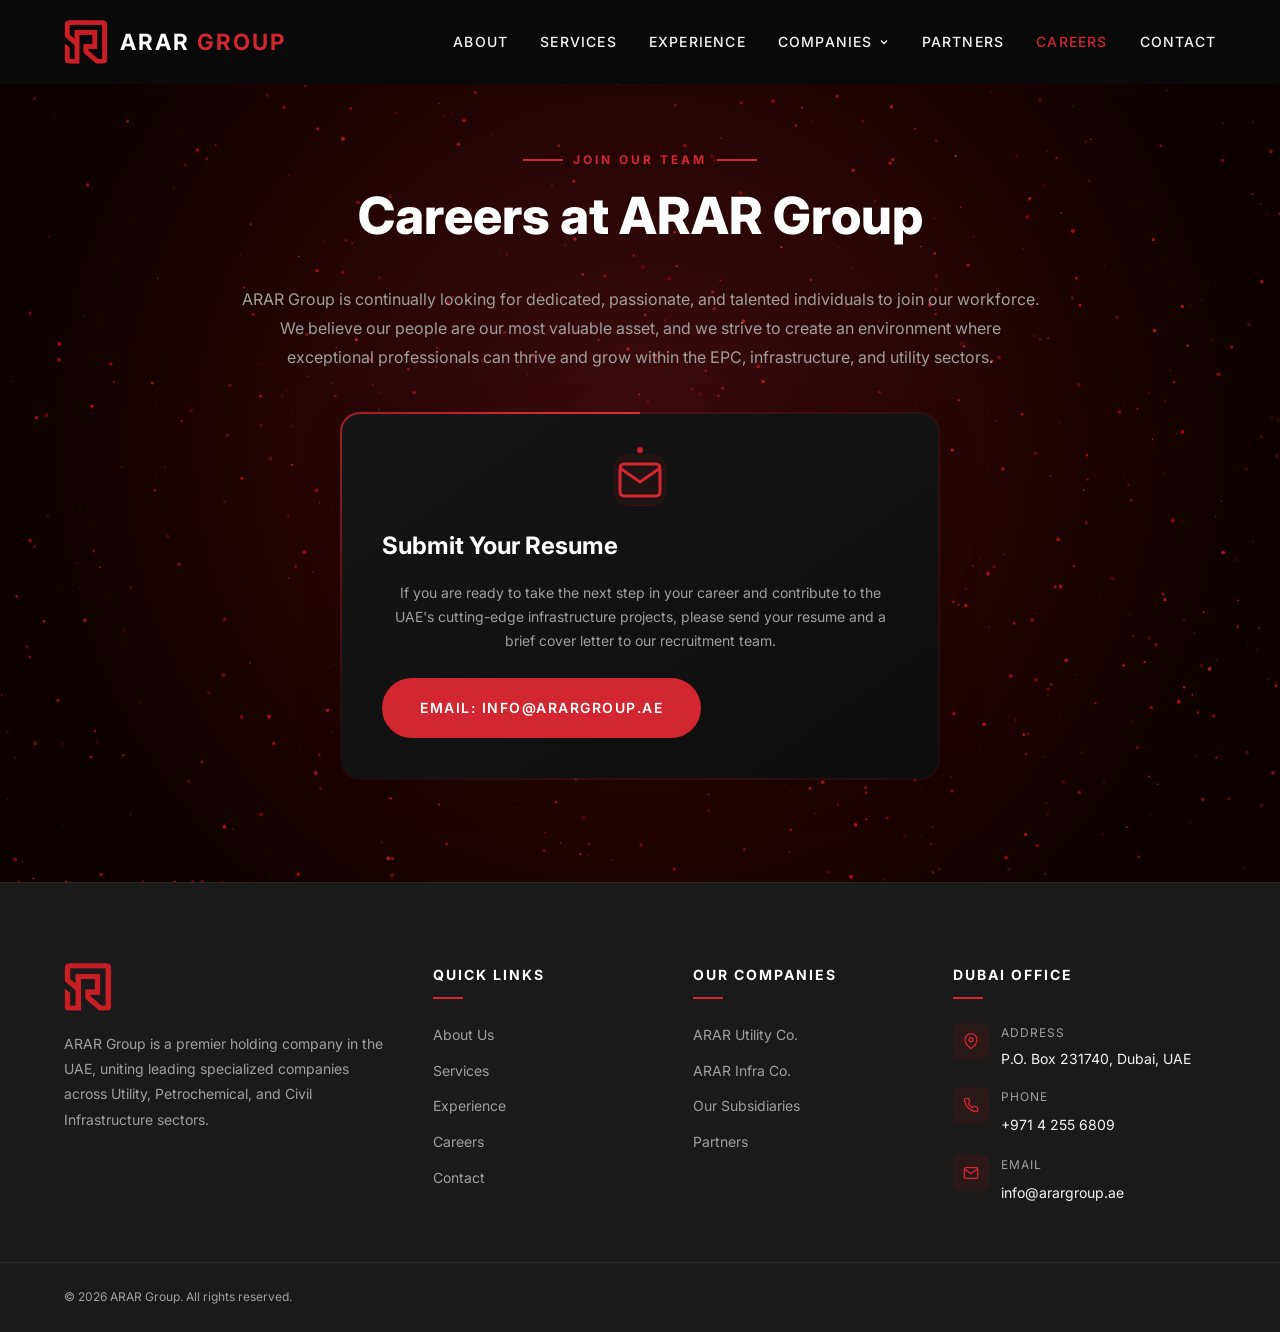
<file: careers.html>
<!DOCTYPE html>
<html lang="en">

<head>
  <meta charset="UTF-8">
  <meta name="viewport" content="width=device-width, initial-scale=1.0">
  <meta name="robots" content="index, follow">
  <title>Careers at ARAR Group &mdash; Join Dubai's Leading EPC &amp; Utility Contractor</title>
  <meta name="description"
    content="Join ARAR Group, leading EPC &amp; Utility Contracting Company in Dubai. Send your resume to info@arargroup.ae to explore career opportunities in electrical engineering and infrastructure.">
  <!-- Canonical -->
  <link rel="canonical" href="https://arargroup.com/careers">
  <!-- Favicon -->
  <link rel="icon" href="ARAR.png" type="image/png">
  <!-- Open Graph -->
  <meta property="og:type" content="website">
  <meta property="og:site_name" content="ARAR Group">
  <meta property="og:title" content="Careers at ARAR Group">
  <meta property="og:description" content="Join ARAR Group, leading EPC &amp; Utility Contracting Company in Dubai. Explore career opportunities with us.">
  <meta property="og:image" content="https://arargroup.com/ARAR.png">
  <meta property="og:url" content="https://arargroup.com/careers">
  <meta name="twitter:card" content="summary_large_image">
  <link rel="stylesheet" href="index.css">
  <link rel="stylesheet" href="modal.css">
  <!-- Google Fonts -->
  <link rel="preconnect" href="https://fonts.googleapis.com">
  <link rel="preconnect" href="https://fonts.gstatic.com" crossorigin>
  <link rel="stylesheet" href="https://fonts.googleapis.com/css2?family=Inter:wght@300;400;500;600;700;800;900&display=swap">
</head>

<body>

  <!-- ============ NAVIGATION ============ -->
  <nav class="navbar" id="navbar" style="background: rgba(10, 10, 10, 0.95); backdrop-filter: blur(10px);">
    <div class="container">
      <a href="/" class="nav-logo">
        <div class="logo-mark"><img src="ARAR.png" alt="ARAR Group Logo"></div>
        <div class="logo-text">ARAR <span>GROUP</span></div>
      </a>
      <div class="nav-links" id="navLinks">
        <a href="/#about">About</a>
        <a href="/#services">Services</a>
        <a href="/#stats">Experience</a>
        <!-- Companies Dropdown -->
        <div class="nav-dropdown" id="navCompaniesDropdown">
          <button class="nav-dropdown-trigger" aria-haspopup="true" aria-expanded="false" id="navCompaniesTrigger">
            Companies
            <svg class="nav-dd-chevron" viewBox="0 0 24 24" fill="none" stroke="currentColor" stroke-width="2.5"
              width="12" height="12">
              <polyline points="6 9 12 15 18 9" />
            </svg>
          </button>
          <div class="nav-dropdown-panel" id="navCompaniesPanel" role="menu">
            <a href="utility.html" class="nav-dd-item nav-dd-utility" role="menuitem">
              <span class="nav-dd-dot nav-dd-dot--utility"></span>
              <span class="nav-dd-info">
                <span class="nav-dd-name">ARAR Utility Co.</span>
                <span class="nav-dd-sub">EPC Electrical &amp; Power</span>
              </span>
              <svg class="nav-dd-arrow" viewBox="0 0 24 24" fill="none" stroke="currentColor" stroke-width="2"
                width="14" height="14">
                <path d="M7 17L17 7M17 7H7M17 7v10" />
              </svg>
            </a>
            <a href="https://www.ararinfra.com/" target="_blank" rel="noopener noreferrer"
              class="nav-dd-item nav-dd-infra" role="menuitem">
              <span class="nav-dd-dot nav-dd-dot--infra"></span>
              <span class="nav-dd-info">
                <span class="nav-dd-name">ARAR Infra Co.</span>
                <span class="nav-dd-sub">Civil &amp; Road Works</span>
              </span>
              <svg class="nav-dd-arrow" viewBox="0 0 24 24" fill="none" stroke="currentColor" stroke-width="2"
                width="14" height="14">
                <path d="M7 17L17 7M17 7H7M17 7v10" />
              </svg>
            </a>
            <div class="nav-dd-item nav-dd-petro nav-dd-soon" role="menuitem">
              <span class="nav-dd-dot nav-dd-dot--petro"></span>
              <span class="nav-dd-info">
                <span class="nav-dd-name">ARAR Petrochemicals</span>
              </span>
              <span class="nav-dd-soon-badge">Soon</span>
            </div>
          </div>
        </div>
        <a href="/#clients">Partners</a>
        <a href="careers.html" class="active" style="color: var(--deep-red);">Careers</a>
        <a href="/#contact">Contact</a>
      </div>
      <button class="hamburger" id="hamburger" aria-label="Toggle navigation">
        <span></span>
        <span></span>
        <span></span>
      </button>
    </div>
  </nav>

  <!-- Mobile Nav -->
  <div class="mobile-nav" id="mobileNav">
    <a href="/#about" class="mobile-nav-link">About</a>
    <a href="/#services" class="mobile-nav-link">Services</a>
    <a href="/#stats" class="mobile-nav-link">Experience</a>
    <!-- Companies accordion -->
    <div class="mobile-companies" id="mobileCompanies">
      <button class="mobile-companies-trigger" id="mobileCompaniesTrigger">
        Companies
        <svg class="mobile-dd-chevron" viewBox="0 0 24 24" fill="none" stroke="currentColor" stroke-width="2.5"
          width="14" height="14">
          <polyline points="6 9 12 15 18 9" />
        </svg>
      </button>
      <div class="mobile-companies-list" id="mobileCompaniesList">
        <a href="utility.html" class="mobile-company-link mobile-company-utility">
          <span class="mobile-co-dot mobile-co-dot--utility"></span>ARAR Utility Co.
        </a>
        <a href="https://www.ararinfra.com/" target="_blank" rel="noopener noreferrer"
          class="mobile-company-link mobile-company-infra">
          <span class="mobile-co-dot mobile-co-dot--infra"></span>ARAR Infra Co.
        </a>
        <span class="mobile-company-link mobile-company-petro mobile-company-soon">
          <span class="mobile-co-dot mobile-co-dot--petro"></span>ARAR Petrochemicals <em>(Soon)</em>
        </span>
      </div>
    </div>
    <a href="/#clients" class="mobile-nav-link">Partners</a>
    <a href="careers.html" class="mobile-nav-link active">Careers</a>
    <a href="/#contact" class="mobile-nav-link">Contact</a>
  </div>


  <!-- ============ CAREERS CONTENT ============ -->
  <section class="section" style="position: relative; padding-top: 150px; min-height: 80vh; display: flex; flex-direction: column; justify-content: center; align-items: center; overflow: hidden; z-index: 1;">
    
    <!-- Red Particle Noise Background -->
    <div style="position: absolute; top: 0; left: 0; width: 100%; height: 100%; z-index: -1;">
      <!-- Deep red radial gradient base -->
      <div style="position: absolute; top: 0; left: 0; width: 100%; height: 100%; background: radial-gradient(circle at 50% 50%, rgba(180, 10, 10, 0.3) 0%, rgba(15, 0, 0, 1) 80%);"></div>
      
      <!-- Particle Noise Canvas -->
      <canvas id="particleNoiseCanvas" style="position: absolute; top: 0; left: 0; width: 100%; height: 100%; mix-blend-mode: screen;"></canvas>
    </div>

    <div class="container" style="display: flex; flex-direction: column; align-items: center; text-align: center;">
      <span class="section-tag"><span class="line"></span> Join Our Team <span class="line"></span></span>
      <h1 class="section-title">Careers at ARAR Group</h1>
      <p class="section-subtitle" style="max-width: 800px; margin: 20px auto 40px;">
        ARAR Group is continually looking for dedicated, passionate, and talented individuals to join our workforce. We believe our people are our most valuable asset, and we strive to create an environment where exceptional professionals can thrive and grow within the EPC, infrastructure, and utility sectors.
      </p>

      <div class="gradient-card fade-in" style="max-width: 600px; width: 100%; text-align: center; margin: 0 auto;">
        <div class="gradient-card-border"></div>
        <div class="gradient-card-content" style="padding: 40px;">
          <div class="gradient-card-icon" style="margin: 0 auto 20px;">
            <svg viewBox="0 0 24 24" fill="none" stroke="currentColor" stroke-width="1.5" style="width: 48px; height: 48px;">
              <path d="M4 4h16c1.1 0 2 .9 2 2v12c0 1.1-.9 2-2 2H4c-1.1 0-2-.9-2-2V6c0-1.1.9-2 2-2z" />
              <polyline points="22,6 12,13 2,6" />
            </svg>
          </div>
          <h3 style="margin-bottom: 15px; font-size: 1.5rem; text-align: center;">Submit Your Resume</h3>
          <p style="margin-bottom: 25px; color: var(--text-muted); text-align: center;">
            If you are ready to take the next step in your career and contribute to the UAE's cutting-edge infrastructure projects, please send your resume and a brief cover letter to our recruitment team.
          </p>
          <a href="mailto:info@arargroup.ae" class="btn btn-primary">
            Email: info@arargroup.ae
          </a>
        </div>
      </div>
    </div>
  </section>


  <!-- ============ FOOTER ============ -->
  <footer class="footer">
    <div class="footer-main">
      <div class="container">
        <div class="footer-grid">
          <!-- Brand -->
          <div class="footer-brand">
            <div class="logo-mark"><img src="ARAR.png" alt="ARAR Group Logo"></div>
            <p>
              ARAR Group is a premier holding company in the UAE, uniting leading specialized companies across Utility, Petrochemical, and Civil Infrastructure sectors.
            </p>
          </div>

          <!-- Quick Links -->
          <div class="footer-col">
            <h4>Quick Links</h4>
            <ul>
              <li><a href="/#about">About Us</a></li>
              <li><a href="/#services">Services</a></li>
              <li><a href="/#stats">Experience</a></li>
              <li><a href="careers.html">Careers</a></li>
              <li><a href="/#contact">Contact</a></li>
            </ul>
          </div>

          <!-- Our Companies -->
          <div class="footer-col">
            <h4>Our Companies</h4>
            <ul>
              <li><a href="utility.html">ARAR Utility Co.</a></li>
              <li><a href="https://www.ararinfra.com/" target="_blank" rel="noopener noreferrer">ARAR Infra Co.</a></li>
              <li><a href="/#showcase">Our Subsidiaries</a></li>
              <li><a href="/#clients">Partners</a></li>
            </ul>
          </div>

          <!-- Contact -->
          <div class="footer-col">
            <h4>Dubai Office</h4>
            <div class="footer-contact-item">
              <div class="footer-contact-icon">
                <svg width="16" height="16" viewBox="0 0 24 24" fill="none" stroke="currentColor" stroke-width="2">
                  <path d="M21 10c0 7-9 13-9 13s-9-6-9-13a9 9 0 0 1 18 0z" />
                  <circle cx="12" cy="10" r="3" />
                </svg>
              </div>
              <div class="footer-contact-info">
                <span>Address</span>
                <p>P.O. Box 231740, Dubai, UAE</p>
              </div>
            </div>
            <div class="footer-contact-item">
              <div class="footer-contact-icon">
                <svg width="16" height="16" viewBox="0 0 24 24" fill="none" stroke="currentColor" stroke-width="2">
                  <path
                    d="M22 16.92v3a2 2 0 0 1-2.18 2 19.79 19.79 0 0 1-8.63-3.07 19.5 19.5 0 0 1-6-6 19.79 19.79 0 0 1-3.07-8.67A2 2 0 0 1 4.11 2h3a2 2 0 0 1 2 1.72c.127.96.361 1.903.7 2.81a2 2 0 0 1-.45 2.11L8.09 9.91a16 16 0 0 0 6 6l1.27-1.27a2 2 0 0 1 2.11-.45c.907.339 1.85.573 2.81.7A2 2 0 0 1 22 16.92z" />
                </svg>
              </div>
              <div class="footer-contact-info">
                <span>Phone</span>
                <a href="tel:+97142556809">+971 4 255 6809</a>
              </div>
            </div>
            <div class="footer-contact-item">
              <div class="footer-contact-icon">
                <svg width="16" height="16" viewBox="0 0 24 24" fill="none" stroke="currentColor" stroke-width="2">
                  <path d="M4 4h16c1.1 0 2 .9 2 2v12c0 1.1-.9 2-2 2H4c-1.1 0-2-.9-2-2V6c0-1.1.9-2 2-2z" />
                  <polyline points="22,6 12,13 2,6" />
                </svg>
              </div>
              <div class="footer-contact-info">
                <span>Email</span>
                <a href="mailto:info@arargroup.ae">info@arargroup.ae</a>
              </div>
            </div>
          </div>
        </div>
      </div>
    </div>

    <!-- Footer Bottom -->
    <div class="footer-bottom">
      <div class="container">
        <p>&copy; 2026 ARAR Group. All rights reserved.</p>
      </div>
    </div>
  </footer>

  <!-- ============ BACK TO TOP ============ -->
  <button id="backToTop" class="back-to-top" aria-label="Back to top">
    <svg viewBox="0 0 24 24" fill="none" stroke="currentColor" stroke-width="2.5" stroke-linecap="round"
      stroke-linejoin="round">
      <path d="M12 19V5M5 12l7-7 7 7" />
    </svg>
  </button>

  <script src="index.js"></script>
  <script src="particle-noise.js"></script>
</body>

</html>
</file>
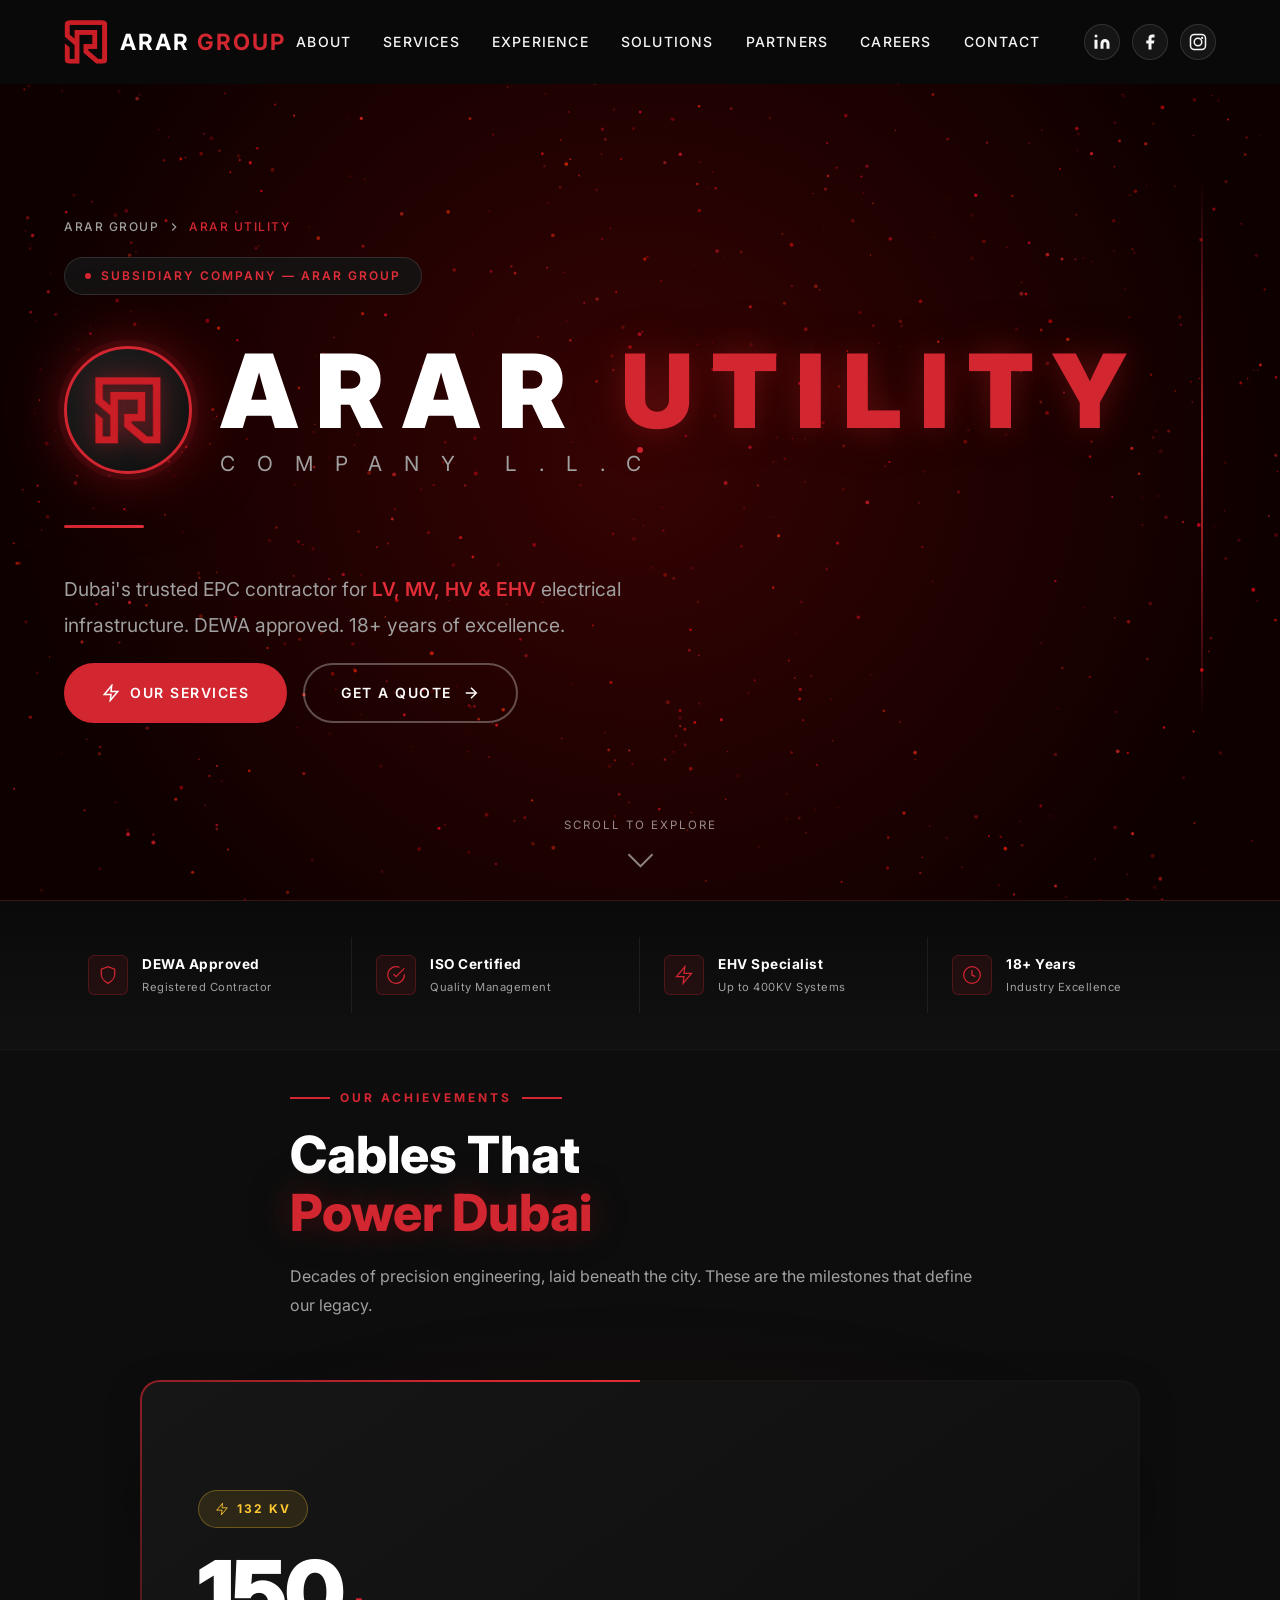
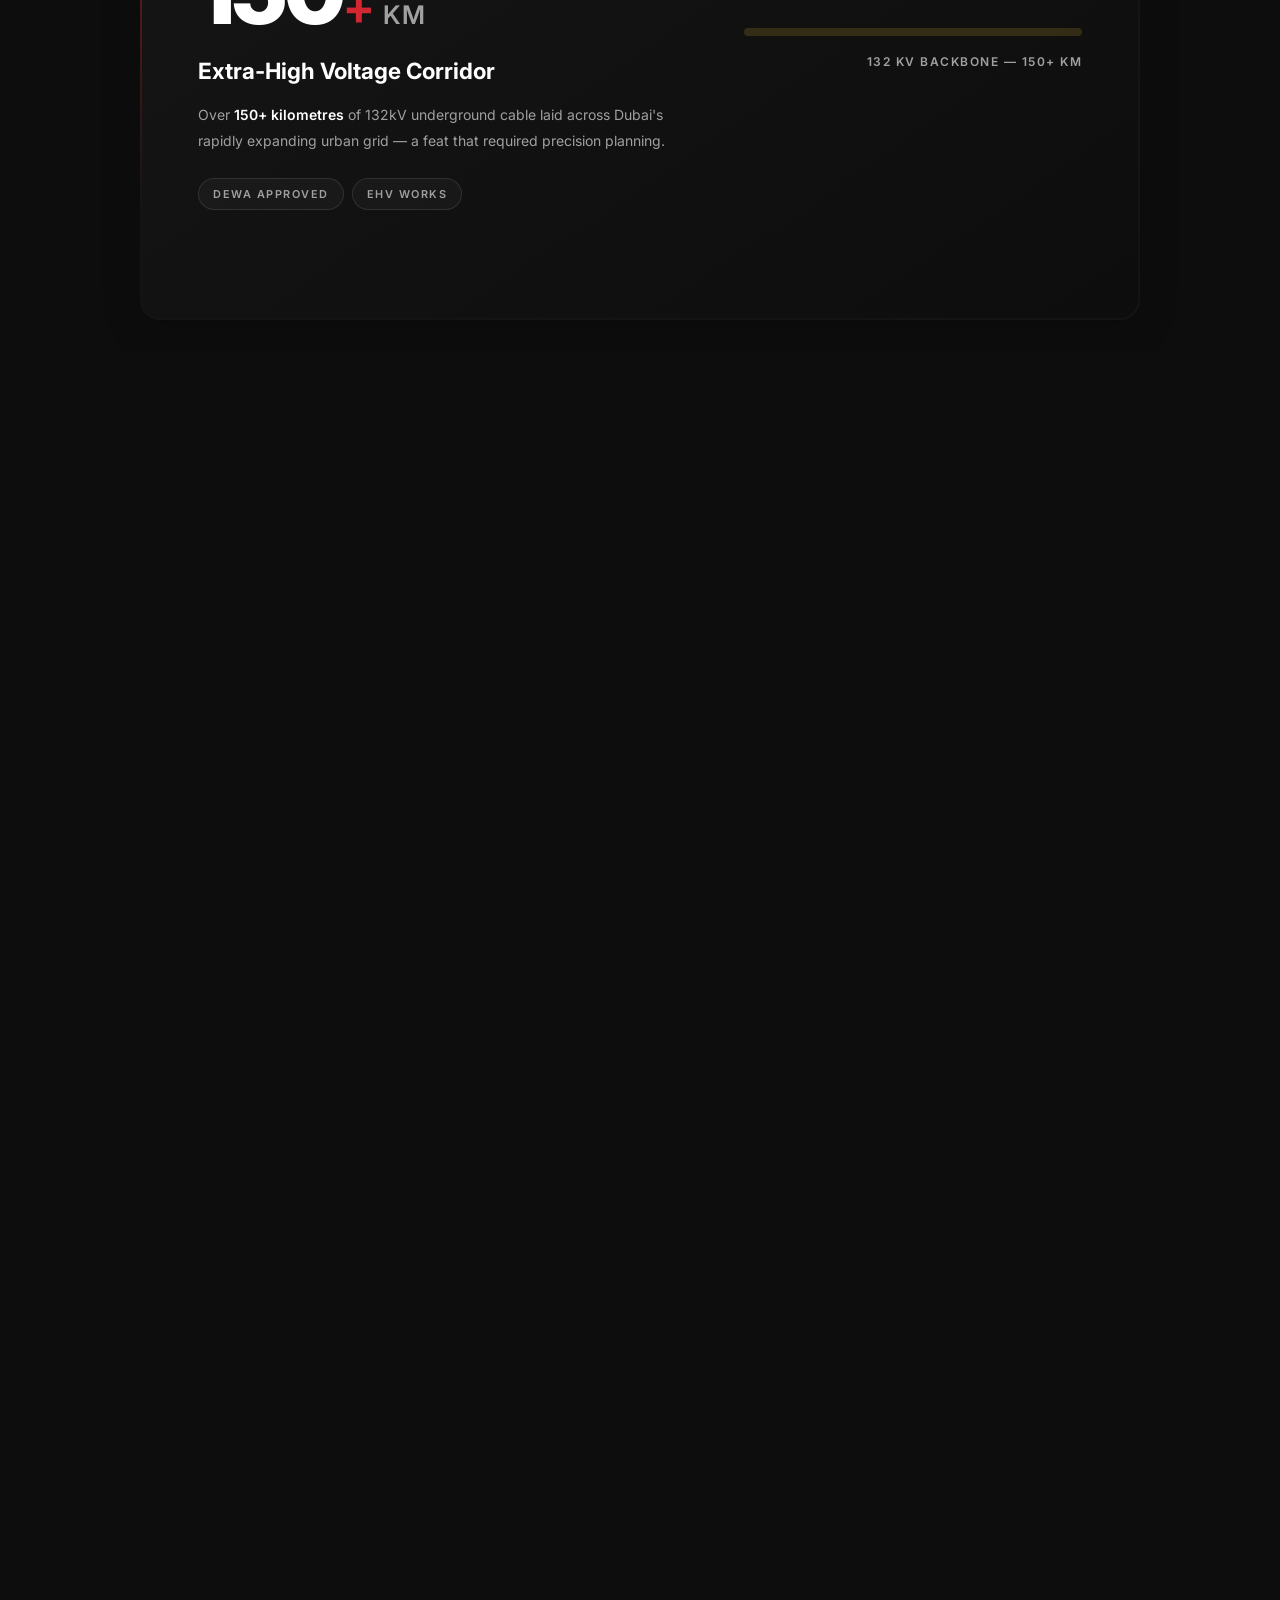
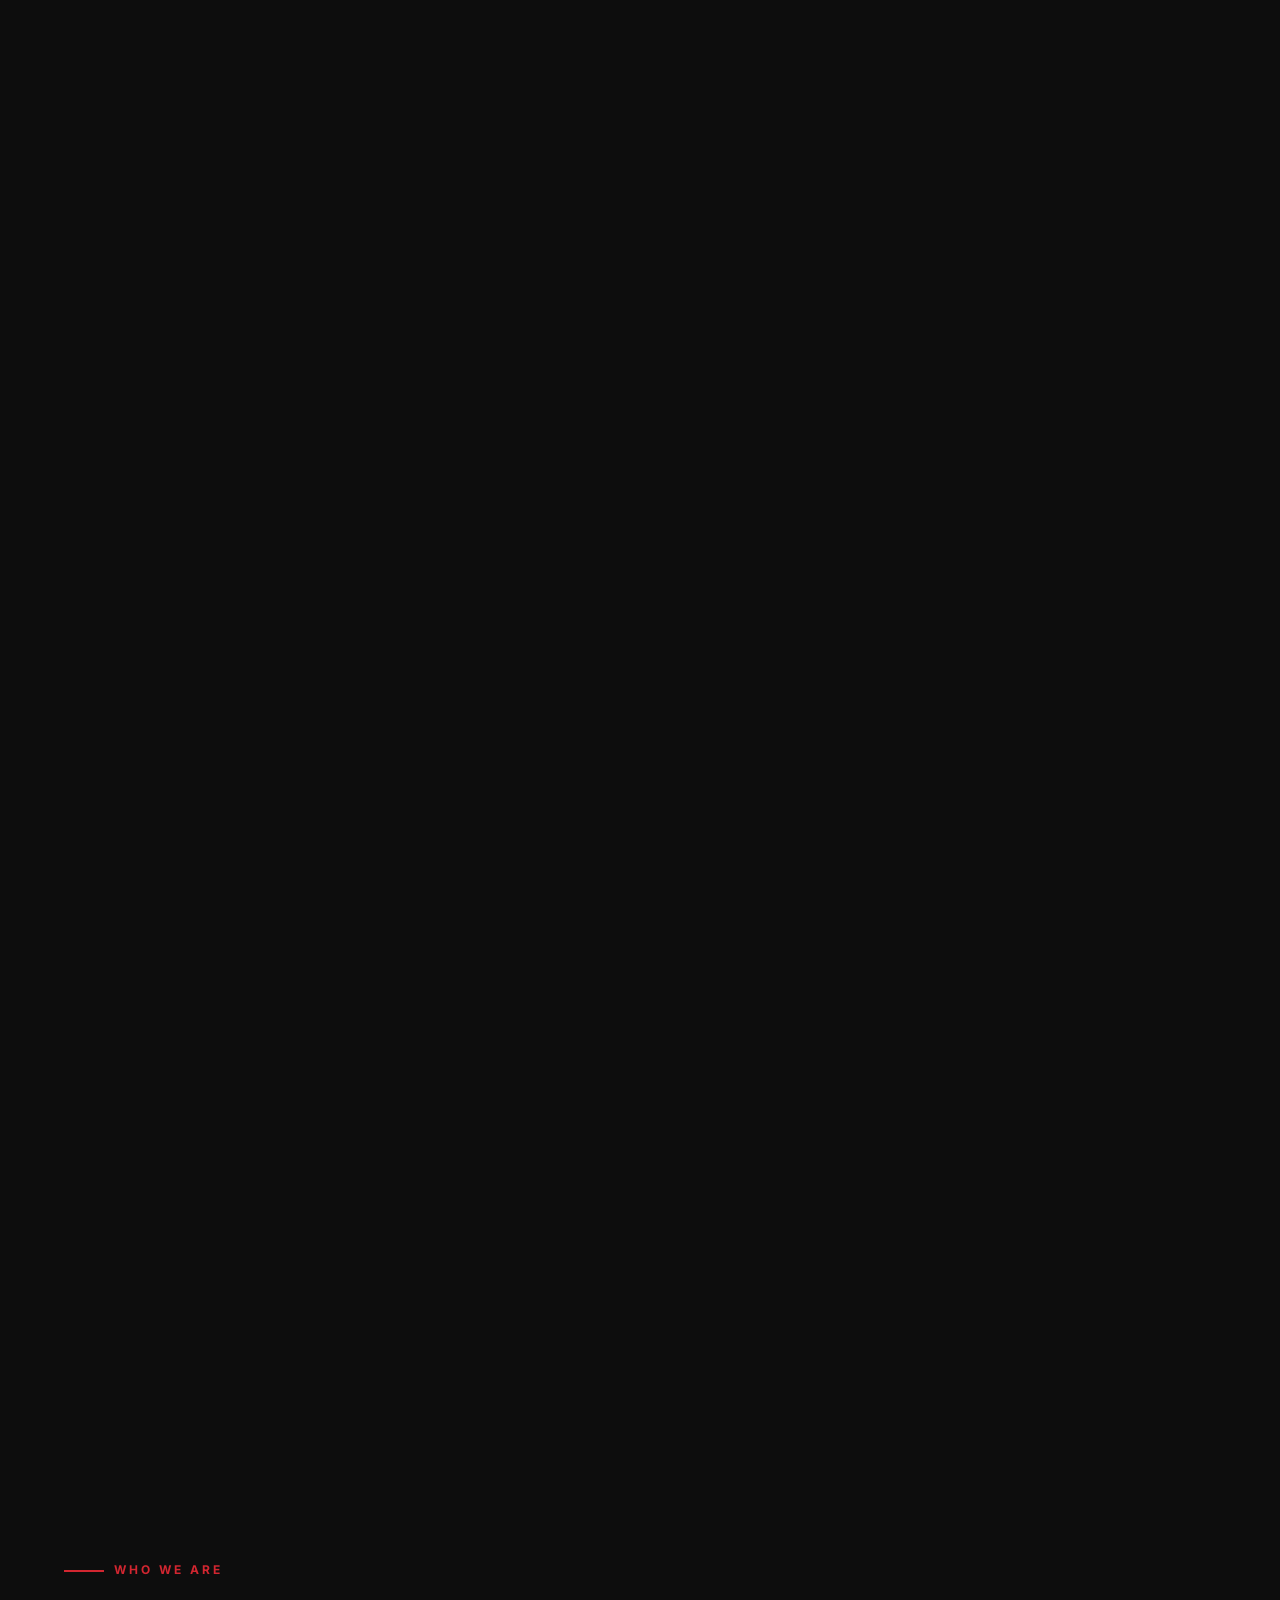
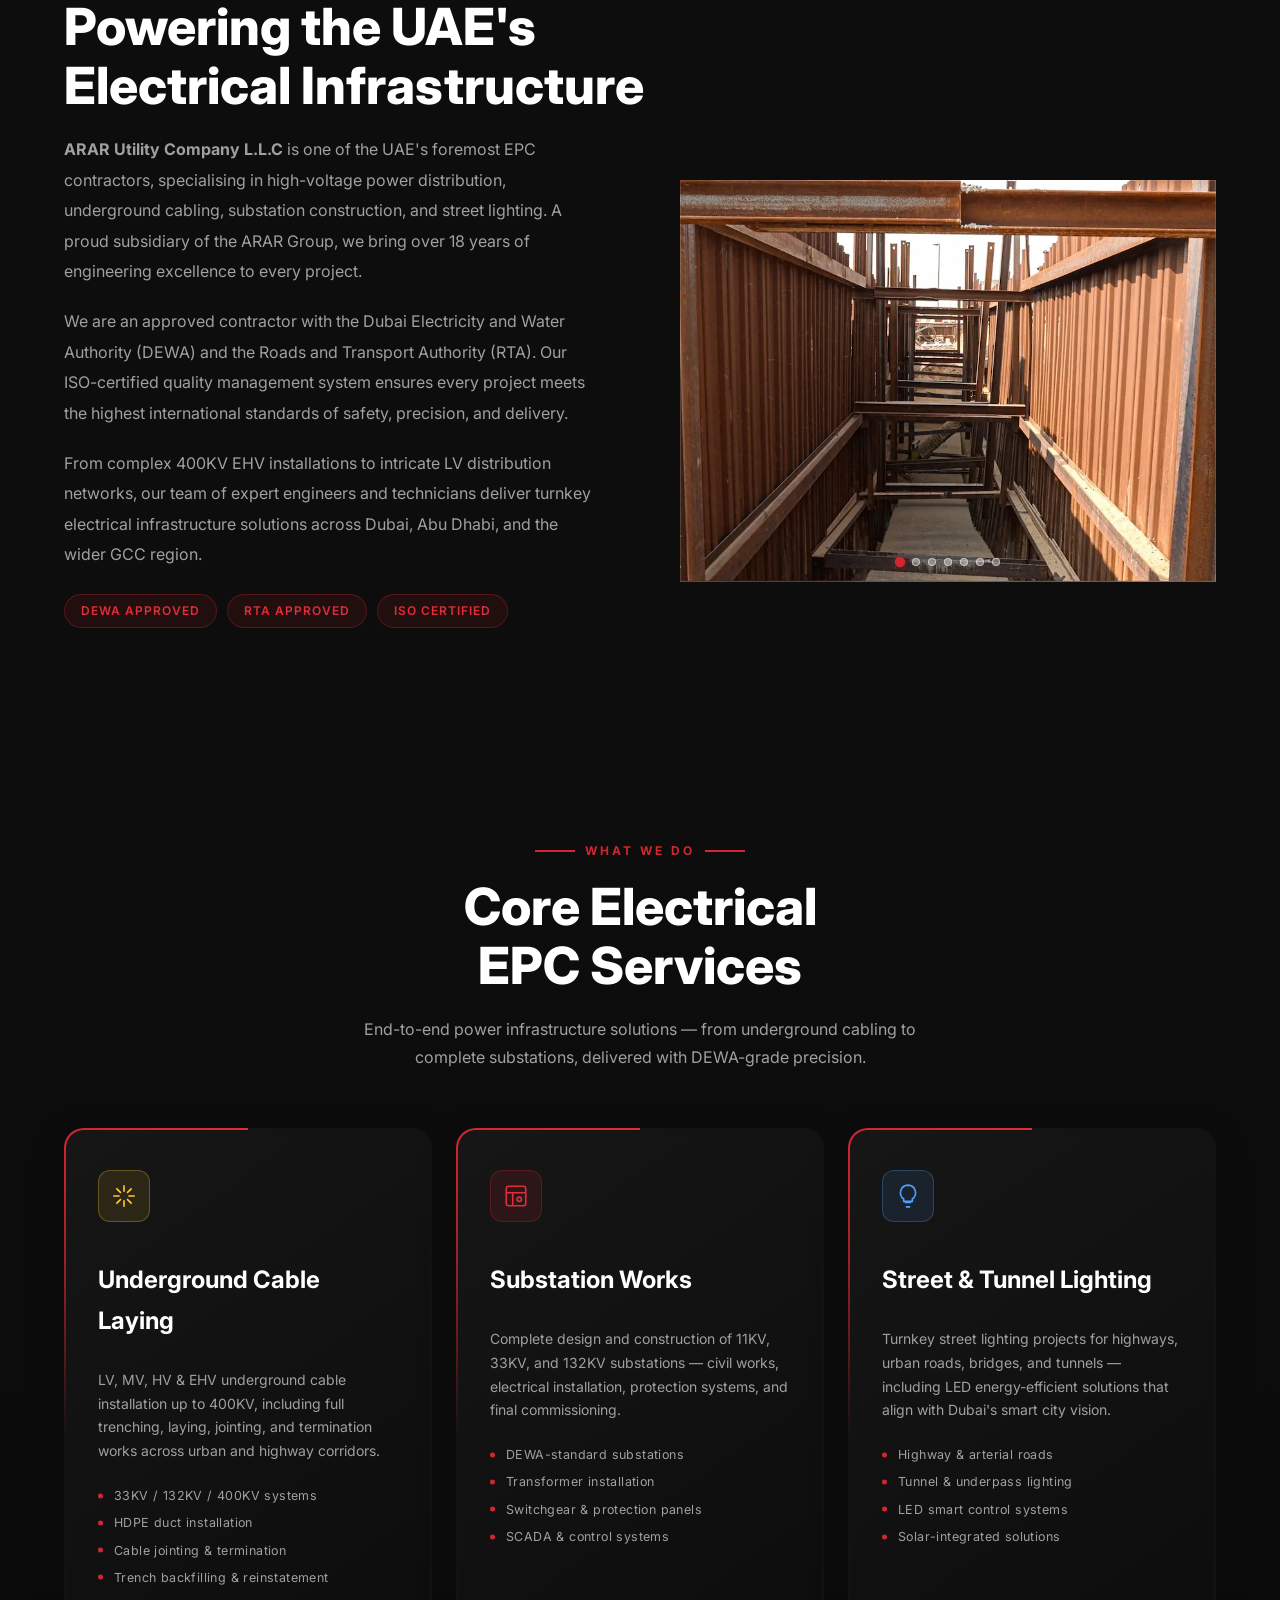
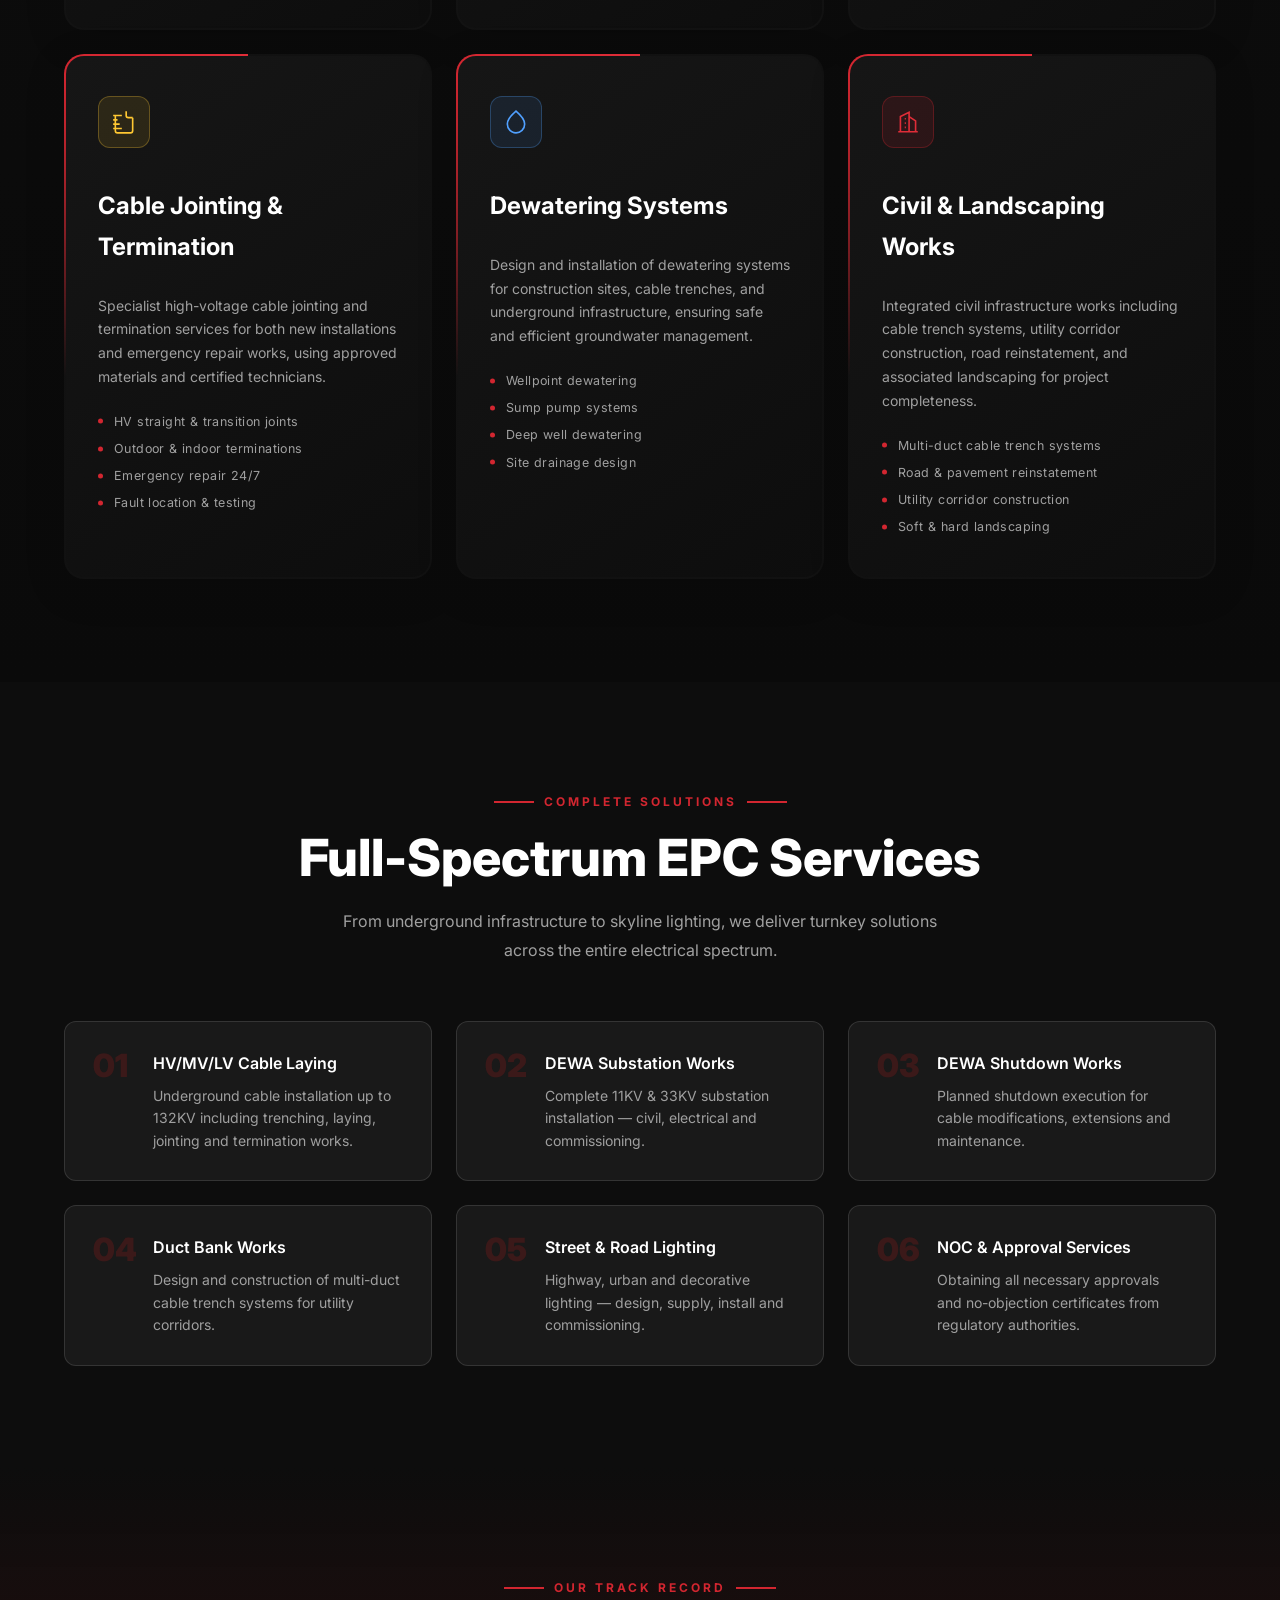
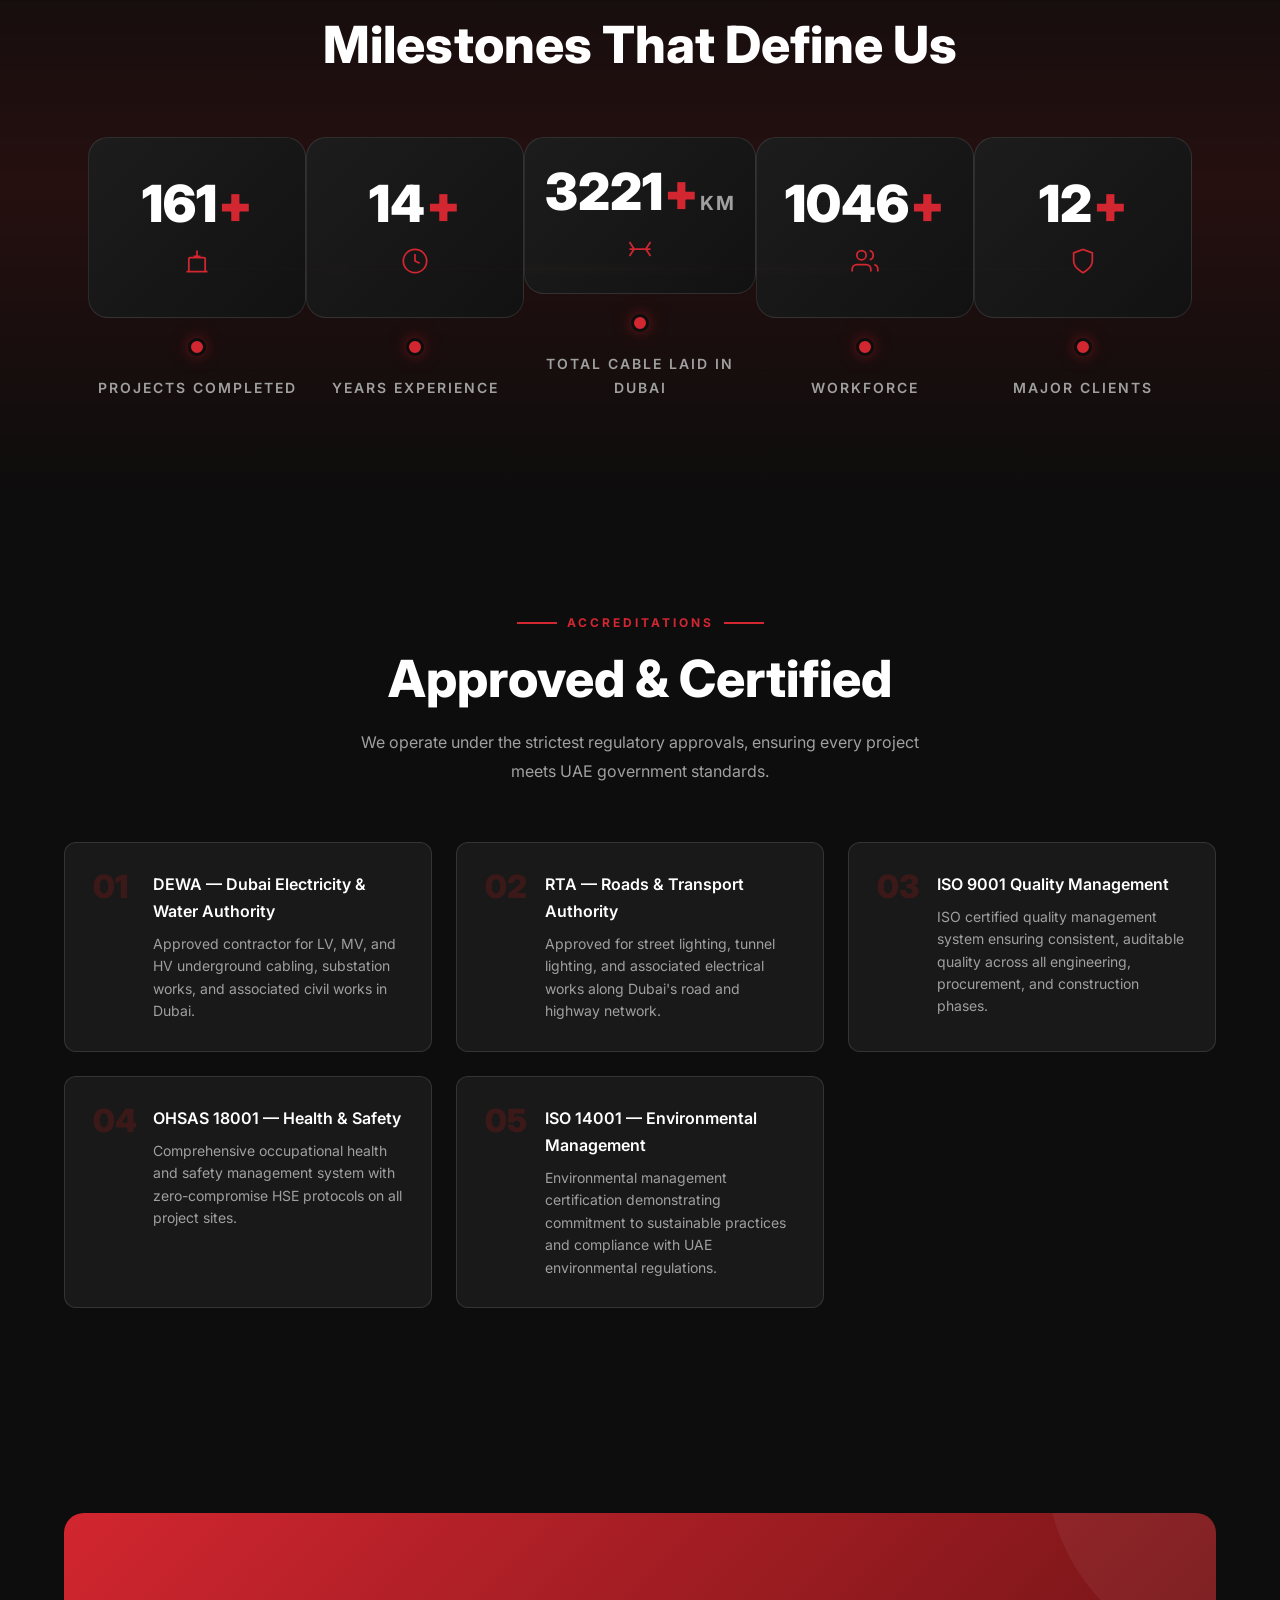
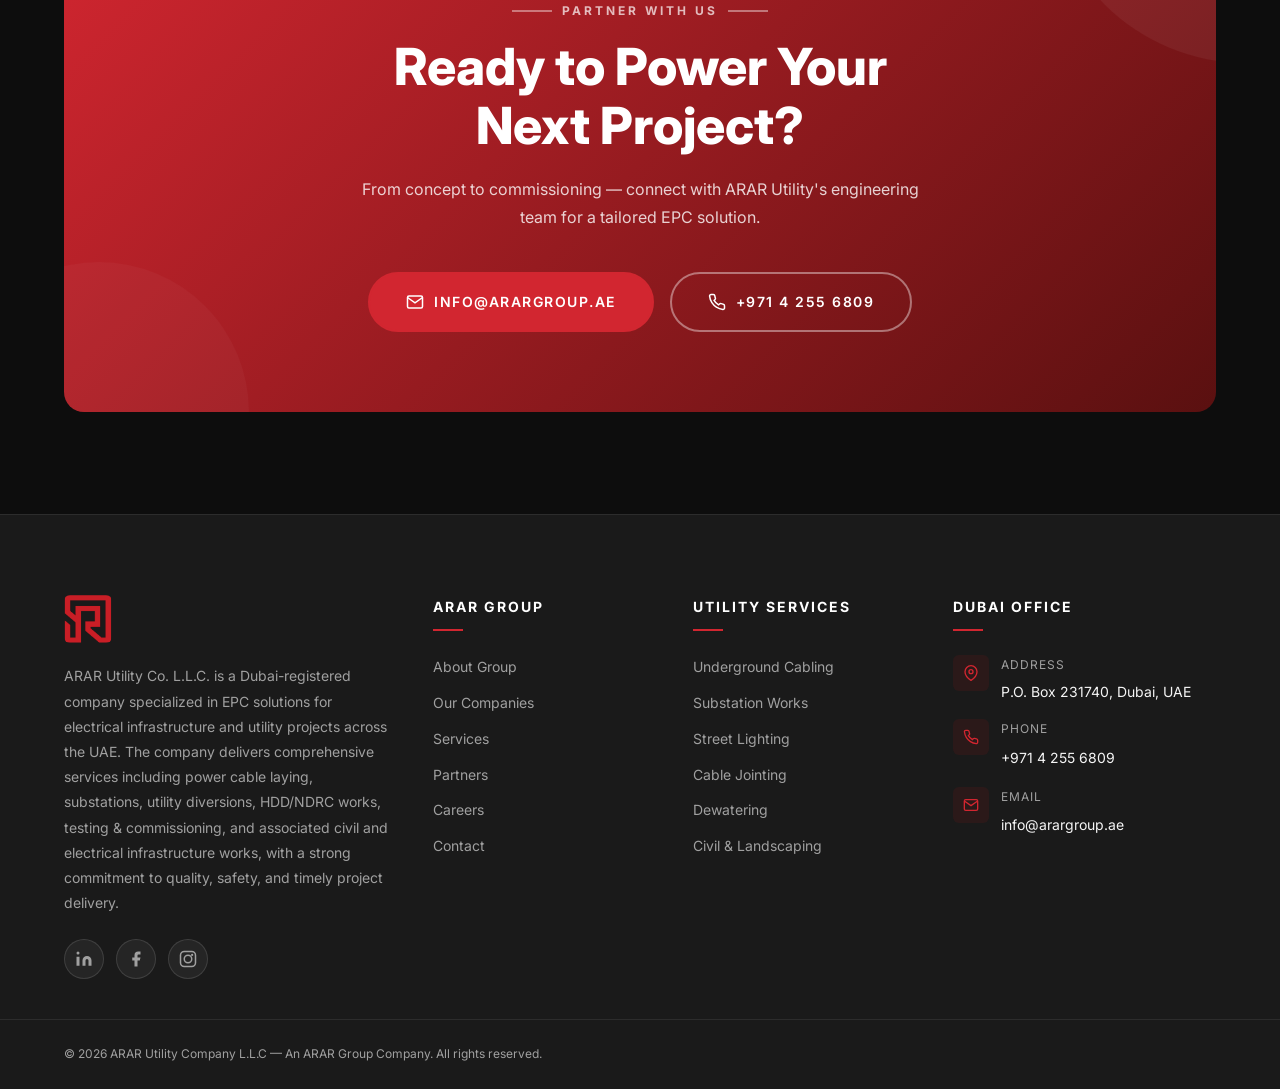
<file: utility.html>
<!DOCTYPE html>
<html lang="en">

<head>
  <meta charset="UTF-8">
  <meta name="viewport" content="width=device-width, initial-scale=1.0">
  <meta name="robots" content="index, follow">
  <title>ARAR Utility Company L.L.C &mdash; EPC Electrical &amp; Power Solutions in Dubai</title>
  <meta name="description"
    content="ARAR Utility Company L.L.C is a DEWA-approved EPC contractor in Dubai specializing in LV, MV, HV, EHV underground cabling, substations, and street lighting with 18+ years of experience.">
  <!-- Canonical -->
  <link rel="canonical" href="https://arargroup.com/utility">
  <!-- Favicon -->
  <link rel="icon" href="ARAR.png" type="image/png">
  <!-- Open Graph -->
  <meta property="og:type" content="website">
  <meta property="og:site_name" content="ARAR Group">
  <meta property="og:title" content="ARAR Utility Company L.L.C &mdash; EPC Electrical &amp; Power Solutions in Dubai">
  <meta property="og:description" content="ARAR Utility Company L.L.C is a DEWA-approved EPC contractor in Dubai specializing in LV, MV, HV, EHV underground cabling, substations, and street lighting.">
  <meta property="og:image" content="https://arargroup.com/ARAR.png">
  <meta property="og:url" content="https://arargroup.com/utility">
  <meta name="twitter:card" content="summary_large_image">
  <link rel="stylesheet" href="index.css">
  <link rel="stylesheet" href="modal.css">
  <!-- Google Fonts -->
  <link rel="preconnect" href="https://fonts.googleapis.com">
  <link rel="preconnect" href="https://fonts.gstatic.com" crossorigin>
  <link rel="stylesheet" href="https://fonts.googleapis.com/css2?family=Inter:wght@300;400;500;600;700;800;900&display=swap">
</head>

<body>

  <!-- ============ NAVIGATION ============ -->
  <nav class="navbar" id="navbar" style="background: rgba(10, 10, 10, 0.95); backdrop-filter: blur(10px);">
    <div class="container">
      <a href="/" class="nav-logo">
        <div class="logo-mark"><img src="ARAR.png" alt="ARAR Group Logo"></div>
        <div class="logo-text">ARAR <span>GROUP</span></div>
      </a>
      <div class="nav-links" id="navLinks">
        <a href="/#about">About</a>
        <a href="/#services">Services</a>
        <a href="/#stats">Experience</a>
        <a href="#all-services">Solutions</a>
        <a href="/#clients">Partners</a>
        <a href="careers.html">Careers</a>
        <a href="/#contact">Contact</a>
        <div class="nav-social">
          <a href="https://ae.linkedin.com/company/arar-utility-company-llc" aria-label="LinkedIn" target="_blank" rel="noopener noreferrer">
            <svg width="18" height="18" viewBox="0 0 24 24" fill="currentColor">
              <path d="M16 8a6 6 0 0 1 6 6v7h-4v-7a2 2 0 0 0-2-2 2 2 0 0 0-2 2v7h-4v-7a6 6 0 0 1 6-6z" />
              <rect x="2" y="9" width="4" height="12" />
              <circle cx="4" cy="4" r="2" />
            </svg>
          </a>
          <a href="https://www.facebook.com/p/ARAR-Utility-company-LLCDubaiUnited-Arab-Emirates-100072549215831/"
            aria-label="Facebook" target="_blank" rel="noopener noreferrer">
            <svg width="18" height="18" viewBox="0 0 24 24" fill="currentColor">
              <path d="M18 2h-3a5 5 0 0 0-5 5v3H7v4h3v8h4v-8h3l1-4h-4V7a1 1 0 0 1 1-1h3z" />
            </svg>
          </a>
          <a href="https://www.instagram.com/ararutilitycompany?igsh=MTh4aDRrMXIweTBmaA==" aria-label="Instagram"
            target="_blank" rel="noopener noreferrer">
            <svg width="18" height="18" viewBox="0 0 24 24" fill="none" stroke="currentColor" stroke-width="2">
              <rect x="2" y="2" width="20" height="20" rx="5" />
              <circle cx="12" cy="12" r="5" />
              <circle cx="17.5" cy="6.5" r="1.5" fill="currentColor" stroke="none" />
            </svg>
          </a>
        </div>
      </div>

      <button class="hamburger" id="hamburger" aria-label="Toggle navigation">
        <span></span>
        <span></span>
        <span></span>
      </button>
    </div>
  </nav>

  <!-- Mobile Nav -->
  <div class="mobile-nav" id="mobileNav">
    <a href="/#about" class="mobile-nav-link">About</a>
    <a href="/#services" class="mobile-nav-link">Services</a>
    <a href="/#stats" class="mobile-nav-link">Experience</a>
    <a href="#all-services" class="mobile-nav-link">Solutions</a>
    <a href="/#clients" class="mobile-nav-link">Partners</a>
    <a href="careers.html" class="mobile-nav-link">Careers</a>
    <a href="/#contact" class="mobile-nav-link">Contact</a>
    <div class="mobile-social">
      <a href="https://ae.linkedin.com/company/arar-utility-company-llc" aria-label="LinkedIn" target="_blank" rel="noopener noreferrer">
        <svg width="24" height="24" viewBox="0 0 24 24" fill="currentColor">
          <path d="M16 8a6 6 0 0 1 6 6v7h-4v-7a2 2 0 0 0-2-2 2 2 0 0 0-2 2v7h-4v-7a6 6 0 0 1 6-6z" />
          <rect x="2" y="9" width="4" height="12" />
          <circle cx="4" cy="4" r="2" />
        </svg>
      </a>
      <a href="https://www.facebook.com/p/ARAR-Utility-company-LLCDubaiUnited-Arab-Emirates-100072549215831/"
        aria-label="Facebook" target="_blank" rel="noopener noreferrer">
        <svg width="24" height="24" viewBox="0 0 24 24" fill="currentColor">
          <path d="M18 2h-3a5 5 0 0 0-5 5v3H7v4h3v8h4v-8h3l1-4h-4V7a1 1 0 0 1 1-1h3z" />
        </svg>
      </a>
      <a href="https://www.instagram.com/ararutilitycompany?igsh=MTh4aDRrMXIweTBmaA==" aria-label="Instagram"
        target="_blank" rel="noopener noreferrer">
        <svg width="24" height="24" viewBox="0 0 24 24" fill="none" stroke="currentColor" stroke-width="2">
          <rect x="2" y="2" width="20" height="20" rx="5" />
          <circle cx="12" cy="12" r="5" />
          <circle cx="17.5" cy="6.5" r="1.5" fill="currentColor" stroke="none" />
        </svg>
      </a>
    </div>
  </div>


  <!-- ============ HERO SECTION ============ -->
  <section class="utility-hero" id="utility-hero">

    <!-- Background -->
    <div style="position: absolute; top: 0; left: 0; width: 100%; height: 100%; z-index: 0;">
      <!-- Deep red radial gradient base -->
      <div style="position: absolute; top: 0; left: 0; width: 100%; height: 100%; background: radial-gradient(circle at 50% 50%, rgba(180, 10, 10, 0.3) 0%, rgba(15, 0, 0, 1) 80%);"></div>
      <!-- Particle Noise Canvas -->
      <canvas id="particleNoiseCanvas" style="position: absolute; top: 0; left: 0; width: 100%; height: 100%; mix-blend-mode: screen;"></canvas>
    </div>

    <!-- Content -->
    <div class="container utility-hero-content">

      <!-- Breadcrumb -->
      <div class="utility-breadcrumb anim-pop-in" style="--delay:0.2s">
        <a href="/">ARAR Group</a>
        <svg width="14" height="14" viewBox="0 0 24 24" fill="none" stroke="currentColor" stroke-width="2">
          <polyline points="9 18 15 12 9 6" />
        </svg>
        <span>ARAR Utility</span>
      </div>

      <!-- Badge tag -->
      <div class="hero-tag anim-pop-in" style="--delay:0.4s">
        <span class="dot"></span>
        Subsidiary Company &mdash; ARAR Group
      </div>

      <!-- Logo + Title -->
      <div class="utility-hero-identity anim-slide-up" style="--delay:0.6s">
        <div class="utility-logo-ring">
          <img src="ARAR.png" alt="ARAR Utility" class="utility-logo-img">
        </div>
        <div class="utility-hero-titles">
          <h1 class="utility-hero-name">ARAR <span class="highlight text-glow">UTILITY</span></h1>
          <p class="utility-hero-corp">COMPANY L.L.C</p>
        </div>
      </div>

      <div class="chairman-divider anim-grow-width" style="--delay:1s"></div>

      <p class="utility-hero-tagline anim-slide-up" style="--delay:1.1s">
        Dubai's trusted EPC contractor for <span class="highlight">LV, MV, HV &amp; EHV</span> electrical infrastructure.
        DEWA approved. 18+ years of excellence.
      </p>

      <div class="hero-btns anim-slide-up" style="--delay:1.3s">
        <a href="#utility-services" class="btn btn-primary">
          <svg class="btn-icon" viewBox="0 0 24 24" fill="none" stroke="currentColor" stroke-width="2">
            <path d="M13 2L3 14h9l-1 8 10-12h-9l1-8z" />
          </svg>
          Our Services
        </a>
        <a href="/#contact" class="btn btn-outline">
          Get a Quote
          <svg class="btn-icon" viewBox="0 0 24 24" fill="none" stroke="currentColor" stroke-width="2">
            <line x1="5" y1="12" x2="19" y2="12" />
            <polyline points="12 5 19 12 12 19" />
          </svg>
        </a>
      </div>

    </div>

    <!-- Vertical accent line (same as main hero) -->
    <div class="hero-accent-line"></div>

    <!-- Scroll hint -->
    <div class="zoom-scroll-hint" id="utilityScrollHint">
      <span>Scroll to explore</span>
      <div class="zoom-scroll-arrow"></div>
    </div>
  </section>


  <!-- ============ CREDENTIALS STRIP ============ -->
  <section class="utility-creds-strip fade-in">
    <div class="container">
      <div class="utility-creds-grid">
        <div class="utility-cred-item">
          <div class="utility-cred-icon">
            <svg viewBox="0 0 24 24" fill="none" stroke="currentColor" stroke-width="1.5">
              <path d="M12 22s8-4 8-10V5l-8-3-8 3v7c0 6 8 10 8 10z" />
            </svg>
          </div>
          <div class="utility-cred-text">
            <strong>DEWA Approved</strong>
            <span>Registered Contractor</span>
          </div>
        </div>
        <div class="utility-cred-item">
          <div class="utility-cred-icon">
            <svg viewBox="0 0 24 24" fill="none" stroke="currentColor" stroke-width="1.5">
              <path d="M22 11.08V12a10 10 0 1 1-5.93-9.14" />
              <polyline points="22 4 12 14.01 9 11.01" />
            </svg>
          </div>
          <div class="utility-cred-text">
            <strong>ISO Certified</strong>
            <span>Quality Management</span>
          </div>
        </div>
        <div class="utility-cred-item">
          <div class="utility-cred-icon">
            <svg viewBox="0 0 24 24" fill="none" stroke="currentColor" stroke-width="1.5">
              <path d="M13 2L3 14h9l-1 8 10-12h-9l1-8z" />
            </svg>
          </div>
          <div class="utility-cred-text">
            <strong>EHV Specialist</strong>
            <span>Up to 400KV Systems</span>
          </div>
        </div>
        <div class="utility-cred-item">
          <div class="utility-cred-icon">
            <svg viewBox="0 0 24 24" fill="none" stroke="currentColor" stroke-width="1.5">
              <circle cx="12" cy="12" r="10" />
              <polyline points="12 6 12 12 16 14" />
            </svg>
          </div>
          <div class="utility-cred-text">
            <strong>18+ Years</strong>
            <span>Industry Excellence</span>
          </div>
        </div>

      </div>
    </div>
  </section>


  <!-- ============ ACHIEVEMENTS SECTION (JITTER POPUP STYLE) ============ -->
  <section class="utility-achievements">
    <!-- Pinned scroll space: 400vh gives user plenty of scroll room to trigger popups -->
    <div class="ach-scroll-space" id="achScrollSpace">
      <div class="ach-sticky-viewport">
        
        <!-- TOP HEADING -->
        <div class="ach-header text-center fade-in">
          <span class="section-tag"><span class="line"></span> Our Achievements <span class="line"></span></span>
          <h2 class="section-title">Cables That<br><span class="highlight text-glow">Power Dubai</span></h2>
          <p class="section-subtitle center-subtitle" style="margin-left:auto; margin-right:auto; max-width:700px;">
            Decades of precision engineering, laid beneath the city. These are the milestones that define our legacy.
          </p>
        </div>

        <!-- POPUP CARDS LAYER -->
        <div class="ach-cards-stack-layer">
          
          <!-- Card 1: 132kV -->
          <div class="ach-card-popup active" data-index="0">
            <div class="gradient-card ach-card">
              <div class="gradient-card-border"></div>
              <div class="gradient-card-content ach-card-content">
                <div class="ach-card-inner">
                  <div class="ach-card-left">
                    <div class="ach-card-top">
                      <div class="ach-stat-badge ach-badge--yellow">
                        <svg viewBox="0 0 24 24" fill="none" stroke="currentColor" stroke-width="1.5">
                          <path d="M13 2L3 14h9l-1 8 10-12h-9l1-8z"/>
                        </svg>
                        <span>132 kV</span>
                      </div>
                    </div>
                    <div class="ach-big-stat">
                      <span class="ach-big-num">150<span class="ach-plus">+</span></span>
                      <span class="ach-big-unit">km</span>
                    </div>
                    <h3 class="ach-card-title">Extra-High Voltage Corridor</h3>
                    <p class="ach-card-story">
                      Over <strong>150+ kilometres</strong> of 132kV underground cable laid across Dubai's rapidly expanding urban grid &mdash; a feat that required precision planning.
                    </p>
                    <div class="ach-tags">
                      <span class="ach-tag">DEWA Approved</span>
                      <span class="ach-tag">EHV Works</span>
                    </div>
                  </div>
                  <div class="ach-card-right">
                    <div class="ach-cable-viz">
                      <div class="ach-cable-line ach-cable--yellow">
                        <div class="ach-cable-pulse"></div>
                      </div>
                      <div class="ach-cable-label">132 kV backbone &mdash; 150+ km</div>
                    </div>
                  </div>
                </div>
              </div>
            </div>
          </div>

          <!-- Card 2: 11kV -->
          <div class="ach-card-popup" data-index="1">
            <div class="gradient-card ach-card">
              <div class="gradient-card-border"></div>
              <div class="gradient-card-content ach-card-content">
                <div class="ach-card-inner">
                  <div class="ach-card-left">
                    <div class="ach-card-top">
                      <div class="ach-stat-badge ach-badge--red">
                        <svg viewBox="0 0 24 24" fill="none" stroke="currentColor" stroke-width="1.5">
                          <path d="M12 2v6m0 8v6M4.93 4.93l4.24 4.24m5.66 5.66l4.24 4.24M2 12h6m8 0h6M4.93 19.07l4.24-4.24m5.66-5.66l4.24-4.24"/>
                        </svg>
                        <span>11 kV</span>
                      </div>
                    </div>
                    <div class="ach-big-stat">
                      <span class="ach-big-num">2,000<span class="ach-plus">+</span></span>
                      <span class="ach-big-unit">km</span>
                    </div>
                    <h3 class="ach-card-title">Medium-Voltage Distribution Network</h3>
                    <p class="ach-card-story">
                      <strong>2,000+ kilometres</strong> of 11kV medium-voltage cable threaded through Dubai's substations, residential districts, and commercial zones.
                    </p>
                    <div class="ach-tags">
                      <span class="ach-tag">MV Network</span>
                      <span class="ach-tag">DEWA Grid</span>
                    </div>
                  </div>
                  <div class="ach-card-right">
                    <div class="ach-cable-viz">
                      <div class="ach-cable-line ach-cable--red">
                        <div class="ach-cable-pulse"></div>
                      </div>
                      <div class="ach-cable-label">11 kV distribution &mdash; 2,000+ km</div>
                    </div>
                  </div>
                </div>
              </div>
            </div>
          </div>

          <!-- Card 3: LV -->
          <div class="ach-card-popup" data-index="2">
            <div class="gradient-card ach-card">
              <div class="gradient-card-border"></div>
              <div class="gradient-card-content ach-card-content">
                <div class="ach-card-inner">
                  <div class="ach-card-left">
                    <div class="ach-card-top">
                      <div class="ach-stat-badge ach-badge--blue">
                        <svg viewBox="0 0 24 24" fill="none" stroke="currentColor" stroke-width="1.5">
                          <rect x="3" y="3" width="18" height="18" rx="2"/>
                          <line x1="3" y1="9" x2="21" y2="9"/>
                          <line x1="9" y1="21" x2="9" y2="9"/>
                        </svg>
                        <span>LV</span>
                      </div>
                    </div>
                    <div class="ach-big-stat">
                      <span class="ach-big-num">100<span class="ach-plus">+</span></span>
                      <span class="ach-big-unit">km/yr</span>
                    </div>
                    <h3 class="ach-card-title">Low-Voltage Last-Mile Delivery</h3>
                    <p class="ach-card-story">
                      Every year, ARAR Utility lays <strong>100+ kilometres</strong> of low-voltage cable across Dubai &mdash; connecting homes and businesses with rapid precision.
                    </p>
                    <div class="ach-tags">
                      <span class="ach-tag">LV Networks</span>
                      <span class="ach-tag">Annual Output</span>
                    </div>
                  </div>
                  <div class="ach-card-right">
                    <div class="ach-cable-viz">
                      <div class="ach-cable-line ach-cable--blue">
                        <div class="ach-cable-pulse"></div>
                      </div>
                      <div class="ach-cable-label">LV cable laid per year &mdash; 100+ km</div>
                    </div>
                  </div>
                </div>
              </div>
            </div>
          </div>

        </div>
      </div>
    </div>
  </section>


  <!-- ============ ABOUT SECTION ============ -->
  <section class="section utility-about" id="utility-about">
    <div class="container">
      <div class="fade-in">
        <span class="section-tag"><span class="line"></span> Who We Are</span>
        <h2 class="section-title">Powering the UAE's<br>Electrical Infrastructure</h2>
      </div>

      <div class="about-grid">
        <div class="about-content fade-in-left">
          <p>
            <strong>ARAR Utility Company L.L.C</strong> is one of the UAE's foremost EPC contractors,
            specialising in high-voltage power distribution, underground cabling, substation construction,
            and street lighting. A proud subsidiary of the ARAR Group, we bring over 18 years of
            engineering excellence to every project.
          </p>
          <p>
            We are an approved contractor with the Dubai Electricity and Water Authority (DEWA) and the Roads and Transport Authority (RTA).
            Our ISO-certified quality management system ensures every project meets the highest
            international standards of safety, precision, and delivery.
          </p>
          <p>
            From complex 400KV EHV installations to intricate LV distribution networks, our team of expert
            engineers and technicians deliver turnkey electrical infrastructure solutions across Dubai,
            Abu Dhabi, and the wider GCC region.
          </p>
          <div class="utility-about-badges">
            <span class="utility-badge">DEWA Approved</span>
            <span class="utility-badge">RTA Approved</span>
            <span class="utility-badge">ISO Certified</span>
          </div>
        </div>

        <div class="about-image fade-in-right" id="utilityGallery">
          <div class="about-gallery-track" id="utilityGalleryTrack">
            <div class="about-gallery-slide active">
              <img src="img/site photos/1.webp" alt="ARAR Site Works" loading="eager">
            </div>
            <div class="about-gallery-slide">
              <img src="img/site photos/2.webp" alt="ARAR Substation &amp; Cabling" loading="lazy">
            </div>
            <div class="about-gallery-slide">
              <img src="img/site photos/3.webp" alt="ARAR Cable Trench Excavation" loading="lazy">
            </div>
            <div class="about-gallery-slide">
              <img src="img/site photos/4.webp" alt="ARAR Infrastructure Installations" loading="lazy">
            </div>
            <div class="about-gallery-slide">
              <img src="img/site photos/5.webp" alt="ARAR High-Voltage Engineering" loading="lazy">
            </div>
            <div class="about-gallery-slide">
              <img src="img/site photos/6.webp" alt="ARAR EPC Utility Services" loading="lazy">
            </div>
            <div class="about-gallery-slide">
              <img src="img/site photos/7.webp" alt="ARAR Road Utility Infrastructure" loading="lazy">
            </div>
          </div>
          <div class="about-gallery-dots" id="utilityGalleryDots">
            <span class="about-gallery-dot active" data-index="0"></span>
            <span class="about-gallery-dot" data-index="1"></span>
            <span class="about-gallery-dot" data-index="2"></span>
            <span class="about-gallery-dot" data-index="3"></span>
            <span class="about-gallery-dot" data-index="4"></span>
            <span class="about-gallery-dot" data-index="5"></span>
            <span class="about-gallery-dot" data-index="6"></span>
          </div>
        </div>
      </div>
    </div>
  </section>


  <!-- ============ SERVICES SECTION ============ -->
  <section class="section utility-services" id="utility-services">
    <div class="container">
      <div class="services-header fade-in">
        <span class="section-tag"><span class="line"></span> What We Do <span class="line"></span></span>
        <h2 class="section-title">Core Electrical<br>EPC Services</h2>
        <p class="section-subtitle">
          End-to-end power infrastructure solutions &mdash; from underground cabling to complete substations,
          delivered with DEWA-grade precision.
        </p>
      </div>

      <div class="utility-services-grid">

        <div class="gradient-card fade-in" id="service-cabling">
          <div class="gradient-card-border"></div>
          <div class="gradient-card-content">
            <div class="gradient-card-icon utility-svc-icon utility-svc-icon--yellow">
              <svg viewBox="0 0 24 24" fill="none" stroke="currentColor" stroke-width="1.5">
                <path d="M12 2v6m0 8v6M4.93 4.93l4.24 4.24m5.66 5.66l4.24 4.24M2 12h6m8 0h6M4.93 19.07l4.24-4.24m5.66-5.66l4.24-4.24" />
              </svg>
            </div>
            <h3>Underground Cable Laying</h3>
            <p>LV, MV, HV & EHV underground cable installation up to 400KV, including full trenching, laying, jointing, and termination works across urban and highway corridors.</p>
            <ul class="utility-svc-list">
              <li>33KV / 132KV / 400KV systems</li>
              <li>HDPE duct installation</li>
              <li>Cable jointing & termination</li>
              <li>Trench backfilling & reinstatement</li>
            </ul>
          </div>
        </div>

        <div class="gradient-card fade-in" id="service-substation" style="transition-delay:0.1s">
          <div class="gradient-card-border"></div>
          <div class="gradient-card-content">
            <div class="gradient-card-icon utility-svc-icon utility-svc-icon--red">
              <svg viewBox="0 0 24 24" fill="none" stroke="currentColor" stroke-width="1.5">
                <rect x="3" y="3" width="18" height="18" rx="2" />
                <line x1="3" y1="9" x2="21" y2="9" />
                <line x1="9" y1="21" x2="9" y2="9" />
                <circle cx="15" cy="15" r="2" />
              </svg>
            </div>
            <h3>Substation Works</h3>
            <p>Complete design and construction of 11KV, 33KV, and 132KV substations &mdash; civil works, electrical installation, protection systems, and final commissioning.</p>
            <ul class="utility-svc-list">
              <li>DEWA-standard substations</li>
              <li>Transformer installation</li>
              <li>Switchgear & protection panels</li>
              <li>SCADA & control systems</li>
            </ul>
          </div>
        </div>

        <div class="gradient-card fade-in" id="service-lighting" style="transition-delay:0.2s">
          <div class="gradient-card-border"></div>
          <div class="gradient-card-content">
            <div class="gradient-card-icon utility-svc-icon utility-svc-icon--blue">
              <svg viewBox="0 0 24 24" fill="none" stroke="currentColor" stroke-width="1.5">
                <path d="M9 18h6M10 22h4M12 2a7 7 0 0 0-4 12.7V17h8v-2.3A7 7 0 0 0 12 2z" />
              </svg>
            </div>
            <h3>Street & Tunnel Lighting</h3>
            <p>Turnkey street lighting projects for highways, urban roads, bridges, and tunnels &mdash; including LED energy-efficient solutions that align with Dubai's smart city vision.</p>
            <ul class="utility-svc-list">
              <li>Highway & arterial roads</li>
              <li>Tunnel & underpass lighting</li>
              <li>LED smart control systems</li>
              <li>Solar-integrated solutions</li>
            </ul>
          </div>
        </div>

        <div class="gradient-card fade-in" id="service-jointing" style="transition-delay:0.3s">
          <div class="gradient-card-border"></div>
          <div class="gradient-card-content">
            <div class="gradient-card-icon utility-svc-icon utility-svc-icon--yellow">
              <svg viewBox="0 0 24 24" fill="none" stroke="currentColor" stroke-width="1.5">
                <path d="M14 2v4a2 2 0 0 0 2 2h4" />
                <path d="M2 6h8M2 10h4M2 14h6M2 18h8" />
                <path d="M20 8v12a2 2 0 0 1-2 2H6a2 2 0 0 1-2-2V6" />
              </svg>
            </div>
            <h3>Cable Jointing & Termination</h3>
            <p>Specialist high-voltage cable jointing and termination services for both new installations and emergency repair works, using approved materials and certified technicians.</p>
            <ul class="utility-svc-list">
              <li>HV straight & transition joints</li>
              <li>Outdoor & indoor terminations</li>
              <li>Emergency repair 24/7</li>
              <li>Fault location & testing</li>
            </ul>
          </div>
        </div>

        <div class="gradient-card fade-in" id="service-dewatering" style="transition-delay:0.4s">
          <div class="gradient-card-border"></div>
          <div class="gradient-card-content">
            <div class="gradient-card-icon utility-svc-icon utility-svc-icon--blue">
              <svg viewBox="0 0 24 24" fill="none" stroke="currentColor" stroke-width="1.5">
                <path d="M12 2c-5.33 4.55-8 8.48-8 11.8 0 4.98 3.8 8.2 8 8.2s8-3.22 8-8.2C20 10.48 17.33 6.55 12 2z" />
              </svg>
            </div>
            <h3>Dewatering Systems</h3>
            <p>Design and installation of dewatering systems for construction sites, cable trenches, and underground infrastructure, ensuring safe and efficient groundwater management.</p>
            <ul class="utility-svc-list">
              <li>Wellpoint dewatering</li>
              <li>Sump pump systems</li>
              <li>Deep well dewatering</li>
              <li>Site drainage design</li>
            </ul>
          </div>
        </div>

        <div class="gradient-card fade-in" id="service-civil" style="transition-delay:0.5s">
          <div class="gradient-card-border"></div>
          <div class="gradient-card-content">
            <div class="gradient-card-icon utility-svc-icon utility-svc-icon--red">
              <svg viewBox="0 0 24 24" fill="none" stroke="currentColor" stroke-width="1.5">
                <path d="M3 21h18M5 21V7l8-4v18M19 21V11l-6-4" />
                <path d="M9 9h1M9 13h1M9 17h1" />
              </svg>
            </div>
            <h3>Civil & Landscaping Works</h3>
            <p>Integrated civil infrastructure works including cable trench systems, utility corridor construction, road reinstatement, and associated landscaping for project completeness.</p>
            <ul class="utility-svc-list">
              <li>Multi-duct cable trench systems</li>
              <li>Road & pavement reinstatement</li>
              <li>Utility corridor construction</li>
              <li>Soft & hard landscaping</li>
            </ul>
          </div>
        </div>

      </div>
    </div>
  </section>


  <!-- ============ ALL SERVICES ============ -->
  <section class="section all-services" id="all-services">
    <div class="container">
      <div class="all-services-header fade-in">
        <span class="section-tag"><span class="line"></span> Complete Solutions <span class="line"></span></span>
        <h2 class="section-title">Full-Spectrum EPC Services</h2>
        <p class="section-subtitle">
          From underground infrastructure to skyline lighting, we deliver turnkey solutions across the entire electrical
          spectrum.
        </p>
      </div>
      <div class="all-services-grid">
        <div class="all-service-item fade-in">
          <div class="all-service-num">01</div>
          <div class="all-service-info">
            <h4>HV/MV/LV Cable Laying</h4>
            <p>Underground cable installation up to 132KV including trenching, laying, jointing and termination works.
            </p>
          </div>
        </div>
        <div class="all-service-item fade-in">
          <div class="all-service-num">02</div>
          <div class="all-service-info">
            <h4>DEWA Substation Works</h4>
            <p>Complete 11KV &amp; 33KV substation installation &mdash; civil, electrical and commissioning.</p>
          </div>
        </div>
        <div class="all-service-item fade-in">
          <div class="all-service-num">03</div>
          <div class="all-service-info">
            <h4>DEWA Shutdown Works</h4>
            <p>Planned shutdown execution for cable modifications, extensions and maintenance.</p>
          </div>
        </div>
        <div class="all-service-item fade-in">
          <div class="all-service-num">04</div>
          <div class="all-service-info">
            <h4>Duct Bank Works</h4>
            <p>Design and construction of multi-duct cable trench systems for utility corridors.</p>
          </div>
        </div>
        <div class="all-service-item fade-in">
          <div class="all-service-num">05</div>
          <div class="all-service-info">
            <h4>Street &amp; Road Lighting</h4>
            <p>Highway, urban and decorative lighting &mdash; design, supply, install and commissioning.</p>
          </div>
        </div>
        <div class="all-service-item fade-in">
          <div class="all-service-num">06</div>
          <div class="all-service-info">
            <h4>NOC &amp; Approval Services</h4>
            <p>Obtaining all necessary approvals and no-objection certificates from regulatory authorities.</p>
          </div>
        </div>
      </div>
    </div>
  </section>


  <!-- ============ STATS SECTION ============ -->
  <section class="stats" id="utility-stats">
    <div class="stats-bg"></div>
    <div class="stats-overlay"></div>
    <div class="container">
      <div class="stats-header fade-in">
        <span class="section-tag"><span class="line"></span> Our Track Record <span class="line"></span></span>
        <h2 class="section-title">Milestones That Define Us</h2>
      </div>
      <div class="stats-timeline">
        <div class="timeline-line"></div>

        <!-- Milestone 1: Projects -->
        <div class="timeline-milestone fade-in" style="transition-delay:0.15s">
          <div class="milestone-content">
            <div class="stat-number"><span class="counter" data-target="200">0</span><span class="plus">+</span></div>
            <div class="milestone-icon">
              <svg viewBox="0 0 24 24" fill="none" stroke="currentColor" stroke-width="1.5">
                <path d="M3 21h18M9 8h6M12 8V3M5 21V10a1 1 0 011-1h12a1 1 0 011 1v11" />
              </svg>
            </div>
          </div>
          <div class="milestone-dot"><span class="dot-ping"></span></div>
          <div class="milestone-label">Projects Completed</div>
        </div>

        <!-- Milestone 2: Experience -->
        <div class="timeline-milestone fade-in" style="transition-delay:0.3s">
          <div class="milestone-content">
            <div class="stat-number"><span class="counter" data-target="18">0</span><span class="plus">+</span></div>
            <div class="milestone-icon">
              <svg viewBox="0 0 24 24" fill="none" stroke="currentColor" stroke-width="1.5">
                <circle cx="12" cy="12" r="10" />
                <polyline points="12 6 12 12 16 14" />
              </svg>
            </div>
          </div>
          <div class="milestone-dot"><span class="dot-ping"></span></div>
          <div class="milestone-label">Years Experience</div>
        </div>

        <!-- Milestone 3: Total Cable Laid in Dubai -->
        <div class="timeline-milestone fade-in" style="transition-delay:0.45s">
          <div class="milestone-content">
            <div class="stat-number"><span class="counter" data-target="4000">0</span><span class="plus">+<span class="unit">km</span></span></div>
            <div class="milestone-icon">
              <svg viewBox="0 0 24 24" fill="none" stroke="currentColor" stroke-width="1.5">
                <path d="M3 12h18M3 6l4 6-4 6M21 6l-4 6 4 6" />
              </svg>
            </div>
          </div>
          <div class="milestone-dot"><span class="dot-ping"></span></div>
          <div class="milestone-label">Total Cable Laid in Dubai</div>
        </div>

        <!-- Milestone 4: Workforce -->
        <div class="timeline-milestone fade-in" style="transition-delay:0.6s">
          <div class="milestone-content">
            <div class="stat-number"><span class="counter" data-target="1300">0</span><span class="plus">+</span></div>
            <div class="milestone-icon">
              <svg viewBox="0 0 24 24" fill="none" stroke="currentColor" stroke-width="1.5">
                <path d="M17 21v-2a4 4 0 00-4-4H5a4 4 0 00-4 4v2" />
                <circle cx="9" cy="7" r="4" />
                <path d="M23 21v-2a4 4 0 00-3-3.87M16 3.13a4 4 0 010 7.75" />
              </svg>
            </div>
          </div>
          <div class="milestone-dot"><span class="dot-ping"></span></div>
          <div class="milestone-label">Workforce</div>
        </div>

        <!-- Milestone 5: Major Clients -->
        <div class="timeline-milestone fade-in" style="transition-delay:0.75s">
          <div class="milestone-content">
            <div class="stat-number"><span class="counter" data-target="15">0</span><span class="plus">+</span></div>
            <div class="milestone-icon">
              <svg viewBox="0 0 24 24" fill="none" stroke="currentColor" stroke-width="1.5">
                <path d="M12 22s8-4 8-10V5l-8-3-8 3v7c0 6 8 10 8 10z" />
              </svg>
            </div>
          </div>
          <div class="milestone-dot"><span class="dot-ping"></span></div>
          <div class="milestone-label">Major Clients</div>
        </div>


      </div>
    </div>
  </section>



  <!-- ============ APPROVALS & CERTIFICATIONS ============ -->
  <section class="section utility-approvals" id="utility-approvals">
    <div class="container">
      <div class="all-services-header fade-in">
        <span class="section-tag"><span class="line"></span> Accreditations <span class="line"></span></span>
        <h2 class="section-title">Approved &amp; Certified</h2>
        <p class="section-subtitle">
          We operate under the strictest regulatory approvals, ensuring every project meets UAE government standards.
        </p>
      </div>

      <div class="all-services-grid">
        <div class="all-service-item fade-in">
          <div class="all-service-num">01</div>
          <div class="all-service-info">
            <h4>DEWA &mdash; Dubai Electricity &amp; Water Authority</h4>
            <p>Approved contractor for LV, MV, and HV underground cabling, substation works, and associated civil works in Dubai.</p>
          </div>
        </div>
        <div class="all-service-item fade-in">
          <div class="all-service-num">02</div>
          <div class="all-service-info">
            <h4>RTA &mdash; Roads &amp; Transport Authority</h4>
            <p>Approved for street lighting, tunnel lighting, and associated electrical works along Dubai's road and highway network.</p>
          </div>
        </div>
        <div class="all-service-item fade-in">
          <div class="all-service-num">03</div>
          <div class="all-service-info">
            <h4>ISO 9001 Quality Management</h4>
            <p>ISO certified quality management system ensuring consistent, auditable quality across all engineering, procurement, and construction phases.</p>
          </div>
        </div>
        <div class="all-service-item fade-in">
          <div class="all-service-num">04</div>
          <div class="all-service-info">
            <h4>OHSAS 18001 &mdash; Health &amp; Safety</h4>
            <p>Comprehensive occupational health and safety management system with zero-compromise HSE protocols on all project sites.</p>
          </div>
        </div>
        <div class="all-service-item fade-in">
          <div class="all-service-num">05</div>
          <div class="all-service-info">
            <h4>ISO 14001 &mdash; Environmental Management</h4>
            <p>Environmental management certification demonstrating commitment to sustainable practices and compliance with UAE environmental regulations.</p>
          </div>
        </div>
      </div>
    </div>
  </section>


  <!-- ============ CTA SECTION ============ -->
  <section class="cta-section" id="utility-contact">
    <div class="container">
      <div class="cta-inner fade-in">
        <span class="section-tag"><span class="line"></span> Partner With Us <span class="line"></span></span>
        <h2 class="section-title">Ready to Power Your<br>Next Project?</h2>
        <p class="section-subtitle">
          From concept to commissioning &mdash; connect with ARAR Utility's engineering team for a tailored EPC solution.
        </p>
        <div class="cta-btns">
          <a href="mailto:info@arargroup.ae" class="btn btn-primary">
            <svg class="btn-icon" viewBox="0 0 24 24" fill="none" stroke="currentColor" stroke-width="2">
              <path d="M4 4h16c1.1 0 2 .9 2 2v12c0 1.1-.9 2-2 2H4c-1.1 0-2-.9-2-2V6c0-1.1.9-2 2-2z" />
              <polyline points="22,6 12,13 2,6" />
            </svg>
            info@arargroup.ae
          </a>
          <a href="tel:+97142556809" class="btn btn-ghost">
            <svg class="btn-icon" viewBox="0 0 24 24" fill="none" stroke="currentColor" stroke-width="2">
              <path d="M22 16.92v3a2 2 0 0 1-2.18 2 19.79 19.79 0 0 1-8.63-3.07 19.5 19.5 0 0 1-6-6 19.79 19.79 0 0 1-3.07-8.67A2 2 0 0 1 4.11 2h3a2 2 0 0 1 2 1.72 12.84 12.84 0 0 0 .7 2.81 2 2 0 0 1-.45 2.11L8.09 9.91a16 16 0 0 0 6 6l1.27-1.27a2 2 0 0 1 2.11-.45 12.84 12.84 0 0 0 2.81.7A2 2 0 0 1 22 16.92z" />
            </svg>
            +971 4 255 6809
          </a>
        </div>
      </div>
    </div>
  </section>


  <!-- ============ FOOTER ============ -->
  <footer class="footer">
    <div class="footer-main">
      <div class="container">
        <div class="footer-grid">
          <!-- Brand -->
          <div class="footer-brand">
            <div class="logo-mark"><img src="ARAR.png" alt="ARAR Group Logo"></div>
            <p>
              ARAR Utility Co. L.L.C. is a Dubai-registered company specialized in EPC solutions for electrical infrastructure and utility projects across the UAE. The company delivers comprehensive services including power cable laying, substations, utility diversions, HDD/NDRC works, testing & commissioning, and associated civil and electrical infrastructure works, with a strong commitment to quality, safety, and timely project delivery.
            </p>
            <div class="footer-social">
              <a href="https://ae.linkedin.com/company/arar-utility-company-llc" aria-label="LinkedIn" target="_blank" rel="noopener noreferrer">
                <svg width="18" height="18" viewBox="0 0 24 24" fill="currentColor">
                  <path d="M16 8a6 6 0 0 1 6 6v7h-4v-7a2 2 0 0 0-2-2 2 2 0 0 0-2 2v7h-4v-7a6 6 0 0 1 6-6z" />
                  <rect x="2" y="9" width="4" height="12" />
                  <circle cx="4" cy="4" r="2" />
                </svg>
              </a>
              <a href="https://www.facebook.com/p/ARAR-Utility-company-LLCDubaiUnited-Arab-Emirates-100072549215831/"
                aria-label="Facebook" target="_blank" rel="noopener noreferrer">
                <svg width="18" height="18" viewBox="0 0 24 24" fill="currentColor">
                  <path d="M18 2h-3a5 5 0 0 0-5 5v3H7v4h3v8h4v-8h3l1-4h-4V7a1 1 0 0 1 1-1h3z" />
                </svg>
              </a>
              <a href="https://www.instagram.com/ararutilitycompany?igsh=MTh4aDRrMXIweTBmaA==" aria-label="Instagram"
                target="_blank" rel="noopener noreferrer">
                <svg width="18" height="18" viewBox="0 0 24 24" fill="none" stroke="currentColor" stroke-width="2">
                  <rect x="2" y="2" width="20" height="20" rx="5" />
                  <circle cx="12" cy="12" r="5" />
                  <circle cx="17.5" cy="6.5" r="1.5" fill="currentColor" stroke="none" />
                </svg>
              </a>
            </div>
          </div>

          <!-- Quick Links -->
          <div class="footer-col">
            <h4>ARAR Group</h4>
            <ul>
              <li><a href="/#about">About Group</a></li>
              <li><a href="/#showcase">Our Companies</a></li>
              <li><a href="/#services">Services</a></li>
              <li><a href="/#clients">Partners</a></li>
              <li><a href="careers.html">Careers</a></li>
              <li><a href="/#contact">Contact</a></li>
            </ul>
          </div>

          <!-- Utility Services -->
          <div class="footer-col">
            <h4>Utility Services</h4>
            <ul>
              <li><a href="#service-cabling">Underground Cabling</a></li>
              <li><a href="#service-substation">Substation Works</a></li>
              <li><a href="#service-lighting">Street Lighting</a></li>
              <li><a href="#service-jointing">Cable Jointing</a></li>
              <li><a href="#service-dewatering">Dewatering</a></li>
              <li><a href="#service-civil">Civil &amp; Landscaping</a></li>
            </ul>
          </div>

          <!-- Contact -->
          <div class="footer-col">
            <h4>Dubai Office</h4>
            <div class="footer-contact-item">
              <div class="footer-contact-icon">
                <svg width="16" height="16" viewBox="0 0 24 24" fill="none" stroke="currentColor" stroke-width="2">
                  <path d="M21 10c0 7-9 13-9 13s-9-6-9-13a9 9 0 0 1 18 0z" />
                  <circle cx="12" cy="10" r="3" />
                </svg>
              </div>
              <div class="footer-contact-info">
                <span>Address</span>
                <p>P.O. Box 231740, Dubai, UAE</p>
              </div>
            </div>
            <div class="footer-contact-item">
              <div class="footer-contact-icon">
                <svg width="16" height="16" viewBox="0 0 24 24" fill="none" stroke="currentColor" stroke-width="2">
                  <path d="M22 16.92v3a2 2 0 0 1-2.18 2 19.79 19.79 0 0 1-8.63-3.07 19.5 19.5 0 0 1-6-6 19.79 19.79 0 0 1-3.07-8.67A2 2 0 0 1 4.11 2h3a2 2 0 0 1 2 1.72c.127.96.361 1.903.7 2.81a2 2 0 0 1-.45 2.11L8.09 9.91a16 16 0 0 0 6 6l1.27-1.27a2 2 0 0 1 2.11-.45c.907.339 1.85.573 2.81.7A2 2 0 0 1 22 16.92z" />
                </svg>
              </div>
              <div class="footer-contact-info">
                <span>Phone</span>
                <a href="tel:+97142556809">+971 4 255 6809</a>
              </div>
            </div>
            <div class="footer-contact-item">
              <div class="footer-contact-icon">
                <svg width="16" height="16" viewBox="0 0 24 24" fill="none" stroke="currentColor" stroke-width="2">
                  <path d="M4 4h16c1.1 0 2 .9 2 2v12c0 1.1-.9 2-2 2H4c-1.1 0-2-.9-2-2V6c0-1.1.9-2 2-2z" />
                  <polyline points="22,6 12,13 2,6" />
                </svg>
              </div>
              <div class="footer-contact-info">
                <span>Email</span>
                <a href="mailto:info@arargroup.ae">info@arargroup.ae</a>
              </div>
            </div>
          </div>
        </div>
      </div>
    </div>

    <!-- Footer Bottom -->
    <div class="footer-bottom">
      <div class="container">
        <p>&copy; 2026 ARAR Utility Company L.L.C &mdash; An ARAR Group Company. All rights reserved.</p>
      </div>
    </div>
  </footer>


  <!-- ============ BACK TO TOP ============ -->
  <button id="backToTop" class="back-to-top" aria-label="Back to top">
    <svg viewBox="0 0 24 24" fill="none" stroke="currentColor" stroke-width="2.5" stroke-linecap="round"
      stroke-linejoin="round">
      <path d="M12 19V5M5 12l7-7 7 7" />
    </svg>
  </button>


  <script src="index.js"></script>
  <script src="particle-noise.js"></script>

  <!-- Utility-page gallery now handled by index.js initGallery() -->

  <script>
    // Achievements &mdash; Jitter-style scroll jacking popups (desktop only)
    (function () {
      // Skip scroll-jacking on mobile &mdash; CSS already makes cards visible
      if (window.innerWidth <= 768) return;

      const scrollSpace = document.getElementById('achScrollSpace');
      if (!scrollSpace) return;
      const cards = scrollSpace.querySelectorAll('.ach-card-popup');
      if (!cards.length) return;

      const total = cards.length;

      window.addEventListener('scroll', function() {
        // Re-check on each scroll in case of orientation change
        if (window.innerWidth <= 768) return;

        const rect = scrollSpace.getBoundingClientRect();
        const scrollTotal = rect.height - window.innerHeight;
        
        // If the space is shorter than viewport, ignore
        if(scrollTotal <= 0) return;

        let progress = -rect.top / scrollTotal;
        progress = Math.max(0, Math.min(1, progress));

        let activeIndex = Math.floor(progress * total);
        if (activeIndex >= total) activeIndex = total - 1;

        cards.forEach((card, idx) => {
          if (idx === activeIndex) {
            card.classList.add('active');
            card.classList.remove('passed');
          } else if (idx < activeIndex) {
            card.classList.remove('active');
            card.classList.add('passed');
          } else {
            card.classList.remove('active');
            card.classList.remove('passed');
          }
        });
      }, { passive: true });
      
      // Trigger once on init
      window.dispatchEvent(new Event('scroll'));
    })();


    const utilityHint = document.getElementById('utilityScrollHint');
    if (utilityHint) {
      window.addEventListener('scroll', function() {
        if (window.scrollY > 80) utilityHint.style.opacity = '0';
        else utilityHint.style.opacity = '1';
      }, { passive: true });
    }
  </script>

</body>

</html>
</file>
<file: index.css>
/* ============================================
   ARAR GROUP — Premium EPC Portal
   Design System & Styles
   ============================================ */

/* ---- Google Fonts ---- */
/* Loaded via <link> in HTML <head> to avoid render-blocking CSS @import */

/* ---- CSS Custom Properties ---- */
:root {
  /* Brand Colors — matched to logo red */
  --deep-red: #D22630;
  --deep-red-hover: #E02D38;
  --deep-red-glow: rgba(210, 38, 48, 0.35);
  --slate-grey: #2C2C2C;
  --slate-dark: #1A1A1A;
  --clean-black: #0D0D0D;
  --hero-overlay: rgba(13, 13, 13, 0.65);

  /* Neutrals */
  --white: #FFFFFF;
  --off-white: #F5F5F5;
  --text-muted: #A0A0A0;
  --border-subtle: rgba(255, 255, 255, 0.08);
  --glass-bg: rgba(255, 255, 255, 0.05);
  --glass-border: rgba(255, 255, 255, 0.12);

  /* Typography */
  --font-family: 'Inter', -apple-system, BlinkMacSystemFont, 'Segoe UI', sans-serif;
  --fs-display: clamp(2.8rem, 6vw, 5.5rem);
  --fs-h1: clamp(2rem, 4vw, 3.5rem);
  --fs-h2: clamp(1.6rem, 3vw, 2.5rem);
  --fs-h3: clamp(1.2rem, 2vw, 1.5rem);
  --fs-body: 1rem;
  --fs-small: 0.875rem;
  --fs-xs: 0.75rem;

  /* Spacing */
  --section-pad: clamp(60px, 8vw, 120px);
  --container-max: 1280px;

  /* Transitions */
  --ease-out: cubic-bezier(0.25, 0.46, 0.45, 0.94);
  --ease-spring: cubic-bezier(0.34, 1.56, 0.64, 1);
  --transition-fast: 0.2s var(--ease-out);
  --transition-base: 0.4s var(--ease-out);
  --transition-slow: 0.8s var(--ease-out);

  /* Borders */
  --radius-sm: 6px;
  --radius-md: 12px;
  --radius-lg: 20px;
  --radius-full: 9999px;
}

/* ---- Reset & Base ---- */
*,
*::before,
*::after {
  margin: 0;
  padding: 0;
  box-sizing: border-box;
}

html {
  scroll-behavior: smooth;
  -webkit-font-smoothing: antialiased;
  -moz-osx-font-smoothing: grayscale;
}

/* Custom Scrollbar */
::-webkit-scrollbar {
  width: 10px;
}

::-webkit-scrollbar-track {
  background: var(--clean-black);
}

::-webkit-scrollbar-thumb {
  background: var(--deep-red);
  border-radius: var(--radius-full);
  border: 2px solid var(--clean-black);
}

::-webkit-scrollbar-thumb:hover {
  background: var(--deep-red-hover);
}

body {
  font-family: var(--font-family);
  background: var(--clean-black);
  color: var(--off-white);
  line-height: 1.7;
  overflow-x: hidden;
}

a {
  text-decoration: none;
  color: inherit;
  transition: color var(--transition-fast);
}

img {
  max-width: 100%;
  display: block;
}

ul {
  list-style: none;
}

.container {
  width: 90%;
  max-width: var(--container-max);
  margin: 0 auto;
}

/* Utilities */
.highlight {
  color: var(--deep-red);
}


/* ============================================
   NAVIGATION
   ============================================ */
.navbar {
  position: fixed;
  top: 0;
  left: 0;
  width: 100%;
  z-index: 1000;
  padding: 20px 0;
  transition: all var(--transition-base);
  background: transparent;
}

.navbar.scrolled {
  background: rgba(13, 13, 13, 0.95);
  backdrop-filter: blur(20px);
  -webkit-backdrop-filter: blur(20px);
  padding: 12px 0;
  box-shadow: 0 2px 40px rgba(0, 0, 0, 0.4);
}

.navbar .container {
  display: flex;
  align-items: center;
  justify-content: space-between;
}

.nav-logo {
  display: flex;
  align-items: center;
  gap: 12px;
  z-index: 1001;
}

.nav-logo .logo-mark {
  width: 44px;
  height: 44px;
  border-radius: var(--radius-sm);
  display: flex;
  align-items: center;
  justify-content: center;
  overflow: hidden;
  flex-shrink: 0;
}

.nav-logo .logo-mark img,
.footer-brand .logo-mark img {
  width: 100%;
  height: 100%;
  object-fit: contain;
}

.nav-logo .logo-text {
  font-size: 1.4rem;
  font-weight: 700;
  letter-spacing: 2px;
  color: var(--white);
}

.nav-logo .logo-text span {
  color: var(--deep-red);
}

.nav-links {
  display: flex;
  align-items: center;
  gap: 32px;
}

.nav-links a {
  font-size: var(--fs-small);
  font-weight: 500;
  text-transform: uppercase;
  letter-spacing: 1.2px;
  color: var(--off-white);
  position: relative;
  padding: 4px 0;
}

.nav-links a::after {
  content: '';
  position: absolute;
  bottom: -2px;
  left: 0;
  width: 0;
  height: 2px;
  background: var(--deep-red);
  transition: width var(--transition-base);
}

.nav-links a:hover::after {
  width: 100%;
}

.nav-links a:hover {
  color: var(--white);
}

/* Active nav link (set by scroll spy JS) */
.nav-links a.nav-active {
  color: var(--deep-red);
}

.nav-social {
  display: flex;
  align-items: center;
  gap: 12px;
  margin-left: 12px;
}

.nav-social a {
  display: flex;
  align-items: center;
  justify-content: center;
  width: 36px;
  height: 36px;
  border-radius: 50%;
  background: var(--glass-bg);
  border: 1px solid var(--glass-border);
  color: var(--off-white);
  padding: 0;
  transition: all 0.35s var(--ease-spring);
  position: relative;
  overflow: hidden;
}

.nav-social a::before {
  content: '';
  position: absolute;
  inset: 0;
  border-radius: 50%;
  background: var(--deep-red);
  transform: scale(0);
  transition: transform 0.35s var(--ease-spring);
  z-index: -1;
}

.nav-social a::after {
  display: none !important;
}

.nav-social a:hover {
  color: var(--white);
  transform: translateY(-3px) rotate(8deg) scale(1.15);
  border-color: var(--deep-red);
  box-shadow: 0 6px 20px var(--deep-red-glow);
}

.nav-social a:hover::before {
  transform: scale(1);
}

.nav-social a:active {
  transform: translateY(0) rotate(0deg) scale(0.95);
}

/* ── Companies Dropdown ── */
.nav-dropdown {
  position: relative;
}

.nav-dropdown-trigger {
  display: flex;
  align-items: center;
  gap: 5px;
  font-size: var(--fs-small);
  font-weight: 500;
  text-transform: uppercase;
  letter-spacing: 1.2px;
  color: var(--off-white);
  background: none;
  border: none;
  cursor: pointer;
  padding: 4px 0;
  font-family: var(--font-family);
  transition: color var(--transition-base);
  position: relative;
}

.nav-dropdown-trigger::after {
  content: '';
  position: absolute;
  bottom: -2px;
  left: 0;
  width: 0;
  height: 2px;
  background: var(--deep-red);
  transition: width var(--transition-base);
}

.nav-dropdown:hover .nav-dropdown-trigger::after,
.nav-dropdown-trigger.open::after {
  width: 100%;
}

.nav-dropdown:hover .nav-dropdown-trigger,
.nav-dropdown-trigger.open {
  color: var(--white);
}

.nav-dd-chevron {
  transition: transform 0.3s ease;
  flex-shrink: 0;
}

.nav-dropdown-trigger.open .nav-dd-chevron {
  transform: rotate(180deg);
}

.nav-dropdown-panel {
  position: absolute;
  top: calc(100% + 18px);
  left: 50%;
  transform: translateX(-50%) translateY(-8px);
  min-width: 260px;
  background: rgba(15, 15, 15, 0.97);
  border: 1px solid rgba(255, 255, 255, 0.08);
  border-radius: 14px;
  padding: 8px;
  opacity: 0;
  visibility: hidden;
  pointer-events: none;
  transition: opacity 0.25s ease, transform 0.25s ease, visibility 0.25s;
  z-index: 2000;
  box-shadow: 0 20px 60px rgba(0, 0, 0, 0.6), 0 0 0 1px rgba(255,255,255,0.04);
}

/* Arrow notch */
.nav-dropdown-panel::before {
  content: '';
  position: absolute;
  top: -6px;
  left: 50%;
  transform: translateX(-50%);
  width: 12px;
  height: 12px;
  background: rgba(15, 15, 15, 0.97);
  border-top: 1px solid rgba(255,255,255,0.08);
  border-left: 1px solid rgba(255,255,255,0.08);
  rotate: 45deg;
}

.nav-dropdown:hover .nav-dropdown-panel,
.nav-dropdown-panel.open {
  opacity: 1;
  visibility: visible;
  pointer-events: all;
  transform: translateX(-50%) translateY(0);
}

/* Each row item */
.nav-dd-item {
  display: flex;
  align-items: center;
  gap: 12px;
  padding: 10px 12px;
  border-radius: 10px;
  text-decoration: none;
  color: var(--off-white);
  transition: background 0.2s ease, color 0.2s ease;
  cursor: pointer;
  position: relative;
}

.nav-dd-item:hover {
  background: rgba(255, 255, 255, 0.05);
  color: var(--white);
}

/* Colorful dot */
.nav-dd-dot {
  width: 9px;
  height: 9px;
  border-radius: 50%;
  flex-shrink: 0;
}

.nav-dd-dot--utility { background: #ffc832; box-shadow: 0 0 6px rgba(255,200,50,0.6); }
.nav-dd-dot--infra   { background: #50dc82; box-shadow: 0 0 6px rgba(80,220,130,0.6); }
.nav-dd-dot--petro   { background: #50a0ff; box-shadow: 0 0 6px rgba(80,160,255,0.6); }

/* Name + tagline */
.nav-dd-info {
  display: flex;
  flex-direction: column;
  gap: 2px;
  flex: 1;
}

.nav-dd-name {
  font-size: 0.8rem;
  font-weight: 600;
  letter-spacing: 0.4px;
  text-transform: uppercase;
}

.nav-dd-sub {
  font-size: 0.68rem;
  color: var(--text-muted);
  letter-spacing: 0.2px;
  text-transform: none;
  font-weight: 400;
}

/* Arrow icon */
.nav-dd-arrow {
  opacity: 0;
  transform: translate(-4px, 4px);
  transition: opacity 0.2s ease, transform 0.2s ease;
  stroke: currentColor;
  flex-shrink: 0;
}

.nav-dd-item:hover .nav-dd-arrow {
  opacity: 1;
  transform: translate(0, 0);
}

/* Per-company hover accent */
.nav-dd-utility:hover { color: #ffc832; }
.nav-dd-infra:hover   { color: #50dc82; }

/* "Soon" state */
.nav-dd-soon {
  opacity: 0.5;
  cursor: not-allowed;
}

.nav-dd-soon:hover {
  background: none;
  color: var(--off-white);
}

.nav-dd-soon-badge {
  font-size: 0.58rem;
  font-weight: 700;
  letter-spacing: 1px;
  text-transform: uppercase;
  background: rgba(80, 160, 255, 0.15);
  color: #50a0ff;
  border: 1px solid rgba(80, 160, 255, 0.3);
  padding: 2px 7px;
  border-radius: 20px;
  flex-shrink: 0;
}

/* ── Mobile Companies Accordion ── */
.mobile-companies {
  display: flex;
  flex-direction: column;
  align-items: center;
  width: 100%;
}

.mobile-companies-trigger {
  display: flex;
  align-items: center;
  gap: 8px;
  font-size: 1.5rem;
  font-weight: 600;
  letter-spacing: 2px;
  text-transform: uppercase;
  color: var(--off-white);
  background: none;
  border: none;
  cursor: pointer;
  font-family: var(--font-family);
  transition: color var(--transition-fast);
  padding: 0;
}

.mobile-companies-trigger:hover {
  color: var(--deep-red);
}

.mobile-dd-chevron {
  transition: transform 0.3s ease;
}

.mobile-companies.open .mobile-dd-chevron {
  transform: rotate(180deg);
}

.mobile-companies-list {
  display: flex;
  flex-direction: column;
  align-items: center;
  gap: 10px;
  max-height: 0;
  overflow: hidden;
  transition: max-height 0.4s ease, opacity 0.3s ease, margin-top 0.3s ease;
  opacity: 0;
  margin-top: 0;
}

.mobile-companies.open .mobile-companies-list {
  max-height: 300px;
  opacity: 1;
  margin-top: 12px;
}

.mobile-company-link {
  display: flex;
  align-items: center;
  gap: 10px;
  font-size: 1rem;
  font-weight: 600;
  letter-spacing: 1.5px;
  text-transform: uppercase;
  color: var(--off-white);
  text-decoration: none;
  transition: color var(--transition-fast);
  padding: 6px 20px;
  border-radius: 8px;
  background: rgba(255,255,255,0.04);
  border: 1px solid rgba(255,255,255,0.06);
  width: 240px;
  justify-content: center;
}

.mobile-co-dot {
  width: 8px;
  height: 8px;
  border-radius: 50%;
  flex-shrink: 0;
}

.mobile-co-dot--utility { background: #ffc832; box-shadow: 0 0 5px rgba(255,200,50,0.6); }
.mobile-co-dot--infra   { background: #50dc82; box-shadow: 0 0 5px rgba(80,220,130,0.6); }
.mobile-co-dot--petro   { background: #50a0ff; box-shadow: 0 0 5px rgba(80,160,255,0.6); }

.mobile-company-utility:hover { color: #ffc832; border-color: rgba(255,200,50,0.3); }
.mobile-company-infra:hover   { color: #50dc82; border-color: rgba(80,220,130,0.3); }

.mobile-company-soon {
  opacity: 0.45;
  cursor: not-allowed;
  font-size: 0.85rem;
}

.mobile-company-soon em {
  font-style: normal;
  font-size: 0.7rem;
  color: #50a0ff;
}


/* Hamburger */
.hamburger {
  display: none;
  flex-direction: column;
  gap: 5px;
  cursor: pointer;
  z-index: 1001;
  background: none;
  border: none;
  padding: 4px;
  border-radius: 4px;
}

.hamburger:focus-visible {
  outline: 2px solid var(--deep-red);
  outline-offset: 3px;
}

.hamburger span {
  width: 26px;
  height: 2px;
  background: var(--white);
  transition: all var(--transition-base);
  border-radius: 2px;
}

.hamburger.active span:nth-child(1) {
  transform: rotate(45deg) translate(5px, 5px);
}

.hamburger.active span:nth-child(2) {
  opacity: 0;
}

.hamburger.active span:nth-child(3) {
  transform: rotate(-45deg) translate(5px, -5px);
}

/* Mobile Nav */
.mobile-nav {
  display: none;
  position: fixed;
  top: 0;
  left: 0;
  width: 100%;
  height: 100vh;
  background: rgba(13, 13, 13, 0.97);
  backdrop-filter: blur(30px);
  -webkit-backdrop-filter: blur(30px);
  z-index: 999;
  flex-direction: column;
  align-items: center;
  justify-content: center;
  gap: 28px;
  opacity: 0;
  visibility: hidden;
  transition: all var(--transition-base);
}

.mobile-nav.active {
  opacity: 1;
  visibility: visible;
}

.mobile-nav a {
  font-size: 1.5rem;
  font-weight: 600;
  letter-spacing: 2px;
  text-transform: uppercase;
  color: var(--off-white);
  transition: color var(--transition-fast);
}

.mobile-nav a:hover {
  color: var(--deep-red);
}

.mobile-social {
  display: flex;
  align-items: center;
  gap: 20px;
  margin-top: 24px;
}

.mobile-social a {
  display: flex;
  align-items: center;
  justify-content: center;
  width: 48px;
  height: 48px;
  border-radius: 50%;
  background: var(--glass-bg);
  border: 1px solid var(--glass-border);
  color: var(--off-white);
  transition: all 0.4s var(--ease-spring);
  position: relative;
}

.mobile-social a::before {
  content: '';
  position: absolute;
  inset: 0;
  border-radius: 50%;
  background: var(--deep-red);
  transform: scale(0);
  transition: transform 0.4s var(--ease-spring);
  z-index: -1;
}

.mobile-social a:hover {
  color: var(--white);
  transform: translateY(-4px) scale(1.12);
  border-color: var(--deep-red);
  box-shadow: 0 8px 25px var(--deep-red-glow);
  animation: socialBounce 0.5s var(--ease-spring);
}

.mobile-social a:hover::before {
  transform: scale(1);
}

@keyframes socialBounce {
  0% {
    transform: translateY(0) scale(1);
  }

  40% {
    transform: translateY(-8px) scale(1.15);
  }

  60% {
    transform: translateY(-2px) scale(1.1);
  }

  100% {
    transform: translateY(-4px) scale(1.12);
  }
}


/* ============================================
   LOGO INTRO SECTION
   ============================================ */
.logo-intro-section {
  position: relative;
  width: 100%;
  height: 100vh;
  min-height: 600px;
  display: flex;
  align-items: center;
  justify-content: center;
  overflow: hidden;
  background-color: #050505;
  background-image: 
    linear-gradient(rgba(255, 255, 255, 0.02) 1px, transparent 1px),
    linear-gradient(90deg, rgba(255, 255, 255, 0.02) 1px, transparent 1px);
  background-size: 60px 60px;
  background-position: center center;
}

.logo-intro-section::after {
  content: "";
  position: absolute;
  inset: 0;
  background: radial-gradient(circle at center, transparent 20%, #050505 85%);
  pointer-events: none;
  z-index: 1;
}

.logo-intro-section::before {
  content: "";
  position: absolute;
  top: 50%;
  left: 50%;
  width: 150vw;
  height: 150vh;
  transform: translate(-50%, -50%);
  background: radial-gradient(circle at center, rgba(190, 20, 20, 0.08) 0%, transparent 60%);
  animation: pulseGlow 8s ease-in-out infinite alternate;
  pointer-events: none;
  z-index: 1;
}

@keyframes pulseGlow {
  0% { opacity: 0.5; transform: translate(-50%, -50%) scale(0.95); }
  100% { opacity: 1; transform: translate(-50%, -50%) scale(1.05); }
}

/* ---- Zoom-to-next overlay ---- */
#zoomOverlay {
  position: absolute;
  inset: 0;
  background: #000;
  opacity: 0;
  pointer-events: none;
  z-index: 10;
  transition: opacity 0.35s ease;
}

#zoomOverlay.visible {
  opacity: 1;
  pointer-events: all;
}

/* ---- During zoom transition ---- */
.zoom-transitioning .logo-3d-wrap {
  transition: transform 0.95s cubic-bezier(0.4, 0, 0.9, 1) !important;
  animation: none !important;
}

.zoom-transitioning .logo-intro-brand {
  transition: opacity 0.3s ease !important;
  opacity: 0 !important;
}

.zoom-transitioning .zoom-scroll-hint {
  opacity: 0;
  transition: opacity 0.2s ease;
}

/* ---- Scroll hint ---- */
.zoom-scroll-hint {
  position: absolute;
  bottom: 36px;
  left: 50%;
  transform: translateX(-50%);
  display: flex;
  flex-direction: column;
  align-items: center;
  gap: 10px;
  z-index: 5;
  animation: hintFadeIn 1.5s ease 2s both;
  color: rgba(255, 255, 255, 0.55);
  font-size: 0.72rem;
  letter-spacing: 2px;
  text-transform: uppercase;
  pointer-events: none;
}

@keyframes hintFadeIn {
  from {
    opacity: 0;
    transform: translateX(-50%) translateY(10px);
  }

  to {
    opacity: 1;
    transform: translateX(-50%) translateY(0);
  }
}

.zoom-scroll-arrow {
  width: 18px;
  height: 18px;
  border-right: 2px solid rgba(255, 255, 255, 0.5);
  border-bottom: 2px solid rgba(255, 255, 255, 0.5);
  transform: rotate(45deg);
  animation: arrowBounce 1.4s ease-in-out infinite;
}

@keyframes arrowBounce {

  0%,
  100% {
    transform: rotate(45deg) translateY(0);
    opacity: 0.5;
  }

  50% {
    transform: rotate(45deg) translateY(5px);
    opacity: 1;
  }
}



/* ---- Content container ---- */
.logo-intro-content {
  position: relative;
  z-index: 3;
  display: flex;
  flex-direction: column;
  align-items: center;
  gap: 28px;
  animation: introContentFadeIn 1.2s var(--ease-out) 0.3s both;
}

@keyframes introContentFadeIn {
  from {
    opacity: 0;
    transform: translateY(30px);
  }

  to {
    opacity: 1;
    transform: translateY(0);
  }
}

/* ---- 3D logo video wrapper (circular crop) ---- */
.logo-3d-wrap {
  width: clamp(160px, 22vw, 280px);
  height: clamp(160px, 22vw, 280px);
  border-radius: 50%;
  position: relative;
  box-shadow: 0 0 0 4px rgba(255, 255, 255, 0.15);
  flex-shrink: 0;
  display: flex;
  align-items: center;
  justify-content: center;
  perspective: 1000px;
  /* needed for 3D effect of children */
}

.logo-3d-spinner {
  width: 70%;
  height: 70%;
  position: relative;
  transform-style: preserve-3d;
  animation: spin3D 12s linear infinite;
  display: flex;
  align-items: center;
  justify-content: center;
  will-change: transform;
}

.logo-3d-svg-layer {
  width: 100%;
  height: 100%;
  object-fit: contain;
  position: absolute;
  top: 0;
  left: 0;
  backface-visibility: hidden;
  will-change: transform;
}

/* Blend the layers to create a smooth solid edge, and apply rich, deep shading */
.logo-3d-svg-layer.inner-layer {
  filter: brightness(0.55) contrast(1.2) blur(0.35px);
}

@keyframes spin3D {
  0% {
    transform: rotateY(0deg);
  }

  100% {
    transform: rotateY(-360deg);
  }
}

/* ---- Brand text ---- */
.logo-intro-brand {
  display: flex;
  flex-direction: column;
  align-items: center;
  line-height: 1;
  gap: 6px;
}

.logo-intro-main {
  font-family: var(--font-family);
  font-size: clamp(2.8rem, 7vw, 6rem);
  font-weight: 900;
  letter-spacing: clamp(6px, 2vw, 20px);
  color: #ffffff;
  text-shadow: 0 4px 10px rgba(0, 0, 0, 0.6);
  text-transform: uppercase;
}

.logo-intro-sub {
  font-family: var(--font-family);
  font-size: clamp(1rem, 2.5vw, 2rem);
  font-weight: 400;
  letter-spacing: clamp(8px, 3vw, 28px);
  color: var(--deep-red);
  text-shadow: 0 2px 6px rgba(0, 0, 0, 0.4);
  text-transform: uppercase;
}


/* ============================================
   HERO SLIDER
   ============================================ */
.hero {
  position: relative;
  width: 100%;
  min-height: 100vh;
  display: flex;
  align-items: center;
  overflow: hidden;
}

.hero-slide {
  position: absolute;
  inset: 0;
  opacity: 0;
  transition: opacity 1.2s var(--ease-out);
  z-index: 1;
}

.hero-slide.active {
  opacity: 1;
  z-index: 2;
}

.hero-slide-bg {
  position: absolute;
  inset: 0;
  background-size: cover;
  background-position: center;
  transform: scale(1.05);
  transition: transform 8s ease-out;
}

.hero-slide.active .hero-slide-bg {
  transform: scale(1);
}

.hero-slide-overlay {
  position: absolute;
  inset: 0;
  background: linear-gradient(135deg,
      rgba(13, 13, 13, 0.82) 0%,
      rgba(13, 13, 13, 0.55) 50%,
      rgba(139, 26, 26, 0.25) 100%);
  z-index: 1;
}

.hero-slide-content {
  position: relative;
  z-index: 2;
  height: 100%;
  display: flex;
  flex-direction: column;
  justify-content: center;
  padding: 0 8%;
  max-width: 900px;
}

.hero-tag {
  display: inline-flex;
  align-items: center;
  gap: 10px;
  background: rgba(20, 20, 20, 0.85);
  border: 1px solid var(--glass-border);
  padding: 8px 20px;
  border-radius: var(--radius-full);
  font-size: var(--fs-xs);
  font-weight: 600;
  text-transform: uppercase;
  letter-spacing: 2px;
  color: var(--deep-red-hover);
  margin-bottom: 24px;
  width: fit-content;
}

.hero-tag .dot {
  width: 6px;
  height: 6px;
  background: var(--deep-red);
  border-radius: 50%;
  animation: pulse 2s infinite;
}

.hero-title {
  font-size: clamp(2.5rem, 5vw, var(--fs-display));
  font-weight: 900;
  line-height: 1.05;
  letter-spacing: -1px;
  color: var(--white);
  margin-bottom: 24px;
}

.hero-title .highlight {
  color: var(--deep-red);
  position: relative;
}

.hero-desc {
  font-size: clamp(1rem, 1.5vw, 1.25rem);
  color: var(--text-muted);
  max-width: 560px;
  line-height: 1.8;
  margin-bottom: 40px;
}

.hero-btns {
  display: flex;
  gap: 16px;
  flex-wrap: wrap;
}

.btn {
  display: inline-flex;
  align-items: center;
  gap: 10px;
  padding: 16px 36px;
  border-radius: var(--radius-full);
  font-family: var(--font-family);
  font-size: var(--fs-small);
  font-weight: 600;
  text-transform: uppercase;
  letter-spacing: 1.5px;
  cursor: pointer;
  transition: all var(--transition-fast);
  border: 2px solid transparent;
}

.btn-primary {
  background: var(--deep-red);
  color: var(--white);
  border-color: var(--deep-red);
  position: relative;
  overflow: hidden;
  z-index: 1;
}

.btn-primary::before {
  content: '';
  position: absolute;
  top: 0;
  left: -100%;
  width: 50%;
  height: 100%;
  background: linear-gradient(90deg, transparent, rgba(255, 255, 255, 0.4), transparent);
  transform: skewX(-20deg);
  animation: shimmerBtn 3.5s cubic-bezier(0.25, 0.46, 0.45, 0.94) infinite;
  z-index: -1;
}

@keyframes shimmerBtn {
  0% {
    left: -100%;
  }

  25% {
    left: 200%;
  }

  100% {
    left: 200%;
  }
}

.btn-primary:hover {
  background: var(--deep-red-hover);
  border-color: var(--deep-red-hover);
  transform: scale(1.04);
  box-shadow: 0 10px 35px var(--deep-red-glow);
}

.btn-outline {
  background: transparent;
  color: var(--white);
  border-color: rgba(255, 255, 255, 0.3);
}

.btn-outline:hover {
  border-color: var(--white);
  background: rgba(255, 255, 255, 0.06);
  transform: scale(1.03);
}

.btn-icon {
  width: 18px;
  height: 18px;
}

/* ============================================
   CHAIRMAN HERO ANIMATIONS
   ============================================ */

/* Floating Particles (Disabled) */
.hero-particles {
  display: none;
}

/* Entrance Animations */
.anim-pop-in {
  opacity: 0;
  transform: scale(0.85) translateY(20px);
  animation: popIn 0.7s var(--ease-spring) forwards;
  animation-delay: var(--delay, 0s);
}

@keyframes popIn {
  0% {
    opacity: 0;
    transform: scale(0.85) translateY(20px);
  }

  60% {
    opacity: 1;
    transform: scale(1.03) translateY(-3px);
  }

  100% {
    opacity: 1;
    transform: scale(1) translateY(0);
  }
}

.anim-slide-up {
  opacity: 0;
  transform: translateY(40px);
  animation: slideUp 0.8s var(--ease-out) forwards;
  animation-delay: var(--delay, 0s);
}

@keyframes slideUp {
  to {
    opacity: 1;
    transform: translateY(0);
  }
}

.anim-fade-in {
  opacity: 0;
  animation: simpleFadeIn 0.8s ease forwards;
  animation-delay: var(--delay, 0s);
}

@keyframes simpleFadeIn {
  to {
    opacity: 1;
  }
}

.anim-grow-width {
  width: 0;
  animation: growWidth 0.6s var(--ease-out) forwards;
  animation-delay: var(--delay, 0s);
}

@keyframes growWidth {
  to {
    width: 80px;
  }
}

/* Text Glow */
.text-glow {
  text-shadow: 0 0 30px rgba(139, 26, 26, 0.5), 0 0 60px rgba(139, 26, 26, 0.2);
  animation: textPulseGlow 3s ease-in-out infinite alternate;
  animation-delay: 1.8s;
}

@keyframes textPulseGlow {
  0% {
    text-shadow: 0 0 30px rgba(139, 26, 26, 0.5), 0 0 60px rgba(139, 26, 26, 0.2);
  }

  100% {
    text-shadow: 0 0 45px rgba(139, 26, 26, 0.7), 0 0 90px rgba(139, 26, 26, 0.3);
  }
}

/* Vertical Accent Line */
.hero-accent-line {
  position: absolute;
  right: 6%;
  top: 20%;
  width: 2px;
  height: 0;
  background: linear-gradient(to bottom, transparent, var(--deep-red), transparent);
  z-index: 5;
  animation: accentLineGrow 1.5s ease 1.6s forwards;
}

@keyframes accentLineGrow {
  to {
    height: 60%;
  }
}

/* Ken Burns slow zoom on chairman BG */
.chairman-bg {
  animation: kenBurns 25s ease-in-out infinite alternate;
}

@keyframes kenBurns {
  0% {
    transform: scale(1.05) translate(0, 0);
  }

  100% {
    transform: scale(1.1) translate(-1%, -1%);
  }
}


/* Scroll indicator */
.scroll-indicator {
  position: absolute;
  bottom: 50px;
  left: 8%;
  z-index: 10;
  display: flex;
  align-items: center;
  gap: 12px;
  color: var(--text-muted);
  font-size: var(--fs-xs);
  letter-spacing: 2px;
  text-transform: uppercase;
}

.scroll-line {
  width: 40px;
  height: 1px;
  background: var(--text-muted);
  position: relative;
  overflow: hidden;
}

.scroll-line::after {
  content: '';
  position: absolute;
  top: 0;
  left: -100%;
  width: 100%;
  height: 100%;
  background: var(--deep-red);
  animation: scrollLine 2s infinite;
}

@keyframes scrollLine {
  0% {
    left: -100%;
  }

  50% {
    left: 0;
  }

  100% {
    left: 100%;
  }
}


/* ============================================
   CHAIRMAN SLIDE (Hero Slide 1)
   ============================================ */
.chairman-overlay {
  background: linear-gradient(to right,
      rgba(13, 13, 13, 0.15) 0%,
      rgba(13, 13, 13, 0.4) 35%,
      rgba(13, 13, 13, 0.85) 55%,
      rgba(13, 13, 13, 0.95) 75%,
      rgba(13, 13, 13, 0.97) 100%) !important;
}

.chairman-slide-content {
  max-width: 100% !important;
  padding: 0 6% !important;
  display: flex !important;
  align-items: center !important;
  justify-content: flex-end !important;
}

.chairman-text {
  max-width: 560px;
  margin-left: auto;
  text-align: left;
}

.chairman-text .hero-title {
  font-size: clamp(2rem, 3.5vw, 3.5rem);
  line-height: 1.2;
}

.chairman-divider {
  width: 80px;
  height: 3px;
  background: linear-gradient(90deg, var(--deep-red), var(--deep-red-hover));
  border-radius: 2px;
  margin: 24px 0;
}

.chairman-name {
  font-size: clamp(0.95rem, 1.2vw, 1.15rem);
  color: var(--text-muted);
  font-weight: 500;
  letter-spacing: 1.5px;
  text-transform: uppercase;
  margin-bottom: 36px;
}



/* ============================================
   OUR SUBSIDIARIES — RADIAL FLOW DIAGRAM
   ============================================ */
.subsidiaries-flow-section {
  padding: clamp(60px, 7vw, 120px) 0;
  background: var(--clean-black);
  overflow: hidden;
  position: relative;
}

.subsidiaries-header {
  text-align: center;
  margin-bottom: clamp(48px, 6vw, 80px);
}

/* ── Wrapper: positions SVG + nodes together ── */
.radial-flow-wrapper {
  position: relative;
  display: flex;
  flex-direction: column;
  align-items: center;
  justify-content: center;
  gap: 48px;
  min-height: auto;
}

/* ── Overlay SVG for connector curves ── */
.radial-flow-svg {
  display: none;
}

/* ── ROOT NODE ── */
.rf-root {
  position: relative;
  z-index: 3;
  flex-shrink: 0;
}

.rf-node-inner {
  display: flex;
  flex-direction: column;
  align-items: center;
  text-align: center;
  gap: 10px;
  background: linear-gradient(145deg, #1c1c1c, #111);
  border: 2px solid rgba(210, 38, 48, 0.5);
  border-radius: 50%;
  width: 140px;
  height: 140px;
  justify-content: center;
  box-shadow:
    0 0 0 6px rgba(210, 38, 48, 0.08),
    0 0 40px rgba(210, 38, 48, 0.2),
    0 12px 40px rgba(0, 0, 0, 0.6);
  transition: box-shadow 0.4s ease, border-color 0.4s ease;
}

.rf-root .rf-node-inner {
  width: 160px;
  height: 160px;
  border-width: 3px;
  border-color: var(--deep-red);
  box-shadow:
    0 0 0 8px rgba(210, 38, 48, 0.1),
    0 0 60px rgba(210, 38, 48, 0.35),
    0 16px 50px rgba(0, 0, 0, 0.7);
}

.rf-root-logo {
  width: 60px;
  height: 60px;
  object-fit: contain;
  filter: drop-shadow(0 0 8px rgba(210, 38, 48, 0.5));
}

.rf-root-label {
  font-size: 0.7rem;
  font-weight: 600;
  letter-spacing: 2px;
  text-transform: uppercase;
  color: rgba(255, 255, 255, 0.7);
  line-height: 1.2;
}

.rf-root-label strong {
  color: var(--deep-red);
  font-weight: 900;
  letter-spacing: 3px;
}

/* Pulse rings on root */
.rf-pulse-ring {
  position: absolute;
  inset: -12px;
  border-radius: 50%;
  border: 2px solid rgba(210, 38, 48, 0.35);
  animation: rfPulse 2.4s ease-out infinite;
  pointer-events: none;
}

.rf-pulse-ring--2 {
  inset: -22px;
  border-color: rgba(210, 38, 48, 0.15);
  animation-delay: 0.8s;
}

@keyframes rfPulse {
  0% {
    transform: scale(1);
    opacity: 0.8;
  }

  100% {
    transform: scale(1.18);
    opacity: 0;
  }
}

/* ── CHILDREN container ── */
.rf-children {
  display: flex;
  flex-direction: row;
  flex-wrap: nowrap;
  gap: clamp(20px, 3vw, 40px);
  justify-content: center;
  align-items: stretch;
  position: relative;
  z-index: 3;
  margin-left: 0;
}

/* ── CHILD NODE base ── */
.rf-child {
  position: relative;
}

.rf-child .rf-node-inner {
  width: clamp(200px, 26vw, 300px);
  height: 100%;
  border-radius: var(--radius-lg);
  padding: 28px 24px;
  gap: 14px;
  border-color: rgba(255, 255, 255, 0.08);
  cursor: pointer;
  justify-content: flex-start;
  transition: transform 0.35s cubic-bezier(0.34, 1.56, 0.64, 1),
    box-shadow 0.35s ease,
    border-color 0.35s ease;
}

.rf-child .rf-node-inner:hover,
.rf-child:hover .rf-node-inner {
  transform: translateY(-6px) scale(1.03);
  border-color: rgba(210, 38, 48, 0.55);
  box-shadow:
    0 0 0 4px rgba(210, 38, 48, 0.08),
    0 0 40px rgba(210, 38, 48, 0.25),
    0 16px 40px rgba(0, 0, 0, 0.5);
}

/* inner link variant (for Infra & Utility) */
.rf-node-inner--link {
  text-decoration: none;
  color: inherit;
}

/* ── Clickable card: ARAR Utility ── */
.rf-node-inner--clickable {
  cursor: pointer;
  position: relative;
  border-color: rgba(255, 200, 50, 0.30) !important;
  box-shadow:
    0 0 0 2px rgba(255, 200, 50, 0.08),
    0 0 28px rgba(255, 200, 50, 0.15),
    0 12px 40px rgba(0, 0, 0, 0.5);
  animation: utilityCardPulse 2.8s ease-in-out infinite alternate;
}

@keyframes utilityCardPulse {
  0% {
    box-shadow:
      0 0 0 2px rgba(255, 200, 50, 0.08),
      0 0 20px rgba(255, 200, 50, 0.12),
      0 12px 40px rgba(0, 0, 0, 0.5);
  }
  100% {
    box-shadow:
      0 0 0 4px rgba(255, 200, 50, 0.14),
      0 0 40px rgba(255, 200, 50, 0.28),
      0 16px 50px rgba(0, 0, 0, 0.55);
  }
}

.rf-node-inner--clickable:hover {
  border-color: rgba(255, 200, 50, 0.7) !important;
  transform: translateY(-8px) scale(1.04) !important;
  animation: none;
  box-shadow:
    0 0 0 4px rgba(255, 200, 50, 0.15),
    0 0 50px rgba(255, 200, 50, 0.35),
    0 20px 50px rgba(0, 0, 0, 0.55) !important;
}

/* "Explore ↗" floating badge */
.rf-clickable-badge {
  position: absolute;
  top: 12px;
  right: 12px;
  background: linear-gradient(135deg, #ffc832, #ffaa00);
  color: #1a0f00;
  font-size: 0.6rem;
  font-weight: 800;
  letter-spacing: 1.2px;
  text-transform: uppercase;
  padding: 4px 9px;
  border-radius: 20px;
  line-height: 1;
  pointer-events: none;
  box-shadow: 0 2px 10px rgba(255, 200, 50, 0.4);
  transition: transform 0.3s ease, box-shadow 0.3s ease;
}

.rf-node-inner--clickable:hover .rf-clickable-badge {
  transform: scale(1.08);
  box-shadow: 0 4px 18px rgba(255, 200, 50, 0.6);
}

/* "Visit Page →" bottom chip */
.rf-visit-chip {
  display: inline-flex;
  align-items: center;
  gap: 5px;
  margin-top: 6px;
  padding: 6px 14px;
  border-radius: 20px;
  border: 1px solid rgba(255, 200, 50, 0.35);
  background: rgba(255, 200, 50, 0.07);
  color: #ffc832;
  font-size: 0.68rem;
  font-weight: 700;
  letter-spacing: 0.8px;
  text-transform: uppercase;
  transition: background 0.3s ease, border-color 0.3s ease, gap 0.3s ease;
}

.rf-visit-chip svg {
  stroke: #ffc832;
  transition: transform 0.3s ease;
  flex-shrink: 0;
}

.rf-node-inner--clickable:hover .rf-visit-chip {
  background: rgba(255, 200, 50, 0.15);
  border-color: rgba(255, 200, 50, 0.7);
  gap: 8px;
}

.rf-node-inner--clickable:hover .rf-visit-chip svg {
  transform: translateX(3px);
}

/* ── Infra card: green color overrides ── */
.rf-node-inner--clickable-infra {
  border-color: rgba(80, 220, 130, 0.30) !important;
  box-shadow:
    0 0 0 2px rgba(80, 220, 130, 0.08),
    0 0 28px rgba(80, 220, 130, 0.15),
    0 12px 40px rgba(0, 0, 0, 0.5);
  animation: infraCardPulse 2.8s ease-in-out infinite alternate;
}

@keyframes infraCardPulse {
  0% {
    box-shadow:
      0 0 0 2px rgba(80, 220, 130, 0.08),
      0 0 20px rgba(80, 220, 130, 0.12),
      0 12px 40px rgba(0, 0, 0, 0.5);
  }
  100% {
    box-shadow:
      0 0 0 4px rgba(80, 220, 130, 0.14),
      0 0 40px rgba(80, 220, 130, 0.28),
      0 16px 50px rgba(0, 0, 0, 0.55);
  }
}

.rf-node-inner--clickable-infra:hover {
  border-color: rgba(80, 220, 130, 0.7) !important;
  animation: none;
  box-shadow:
    0 0 0 4px rgba(80, 220, 130, 0.15),
    0 0 50px rgba(80, 220, 130, 0.35),
    0 20px 50px rgba(0, 0, 0, 0.55) !important;
}

.rf-clickable-badge--infra {
  background: linear-gradient(135deg, #50dc82, #2ebd68);
  color: #041a0c;
  box-shadow: 0 2px 10px rgba(80, 220, 130, 0.4);
}

.rf-node-inner--clickable-infra:hover .rf-clickable-badge--infra {
  box-shadow: 0 4px 18px rgba(80, 220, 130, 0.6);
}

.rf-visit-chip--infra {
  border-color: rgba(80, 220, 130, 0.35);
  background: rgba(80, 220, 130, 0.07);
  color: #50dc82;
}

.rf-visit-chip--infra svg {
  stroke: #50dc82;
}

.rf-node-inner--clickable-infra:hover .rf-visit-chip--infra {
  background: rgba(80, 220, 130, 0.15);
  border-color: rgba(80, 220, 130, 0.7);
}

/* ── Icon badge ── */
.rf-child-icon {
  width: 44px;
  height: 44px;
  border-radius: 12px;
  display: flex;
  align-items: center;
  justify-content: center;
  background: rgba(210, 38, 48, 0.12);
  border: 1px solid rgba(210, 38, 48, 0.25);
  flex-shrink: 0;
}

.rf-child-icon svg {
  width: 22px;
  height: 22px;
  stroke: var(--deep-red);
}

/* Per-branch icon accent */
.rf-icon-utility {
  background: rgba(255, 200, 50, 0.1);
  border-color: rgba(255, 200, 50, 0.28);
}

.rf-icon-utility svg {
  stroke: #ffc832;
}

.rf-icon-petro {
  background: rgba(80, 160, 255, 0.1);
  border-color: rgba(80, 160, 255, 0.28);
}

.rf-icon-petro svg {
  stroke: #50a0ff;
}

.rf-icon-infra {
  background: rgba(80, 220, 130, 0.1);
  border-color: rgba(80, 220, 130, 0.28);
}

.rf-icon-infra svg {
  stroke: #50dc82;
}

/* ── Logo inside child card ── */
.rf-child-logo-wrap {
  width: 80px;
  height: 80px;
  background: linear-gradient(145deg, #1c1c1c, #111);
  border-radius: 50%;
  border: 2px solid rgba(210, 38, 48, 0.4);
  box-shadow:
    0 0 0 4px rgba(210, 38, 48, 0.07),
    0 0 20px rgba(210, 38, 48, 0.15);
  display: flex;
  align-items: center;
  justify-content: center;
  overflow: hidden;
  flex-shrink: 0;
  margin: 0 auto;
}

.rf-child-logo {
  width: 52px;
  height: 52px;
  object-fit: contain;
  filter: drop-shadow(0 0 6px rgba(210, 38, 48, 0.45));
}

.rf-petro-logo {
  width: 52px;
  height: 52px;
}

/* Labels */
.rf-child-label {
  font-size: 0.9rem;
  font-weight: 700;
  color: var(--white);
  letter-spacing: 0.5px;
  line-height: 1.35;
  min-height: 2.5em;
  display: flex;
  align-items: center;
  justify-content: center;
  text-align: center;
  margin-top: auto;
}

.rf-child-desc {
  font-size: 0.72rem;
  color: var(--text-muted);
  letter-spacing: 0.5px;
  text-align: center;
}


/* ── SVG path base styles (set by JS) ── */
.rf-branch-path {
  fill: none;
  stroke-width: 2.5;
  stroke-linecap: round;
  stroke-linejoin: round;
}

.rf-branch-base {
  stroke: rgba(255, 255, 255, 0.08);
}

/* Flowing dot animation along paths */
@keyframes rfFlowDot {
  0% {
    stroke-dashoffset: 500;
  }

  100% {
    stroke-dashoffset: 0;
  }
}

/* Electricity pulse animation along the path */
@keyframes rfElecPulse {
  0% {
    stroke-dashoffset: 600;
    opacity: 0;
  }

  5% {
    opacity: 1;
  }

  95% {
    opacity: 1;
  }

  100% {
    stroke-dashoffset: 0;
    opacity: 0;
  }
}

/* ── Responsive ── */
@media (max-width: 900px) {
  .rf-children {
    flex-wrap: wrap;
    gap: 20px;
  }

  .rf-child .rf-node-inner {
    width: clamp(160px, 42vw, 240px);
  }
}

@media (max-width: 480px) {
  .rf-children {
    flex-direction: column;
    align-items: center;
  }

  .rf-child .rf-node-inner {
    width: min(300px, 88vw);
  }
}


/* ============================================
   SECTION SHARED STYLES
   ============================================ */
.section {
  padding: var(--section-pad) 0;
}

.section-tag {
  display: inline-flex;
  align-items: center;
  gap: 10px;
  font-size: var(--fs-xs);
  font-weight: 700;
  text-transform: uppercase;
  letter-spacing: 3px;
  color: var(--deep-red);
  margin-bottom: 16px;
}

.section-tag .line {
  width: 40px;
  height: 2px;
  background: var(--deep-red);
}

.section-title {
  font-size: var(--fs-h1);
  font-weight: 800;
  line-height: 1.15;
  color: var(--white);
  margin-bottom: 20px;
}

.section-subtitle {
  font-size: var(--fs-body);
  color: var(--text-muted);
  max-width: 600px;
  line-height: 1.8;
}

/* Fade-in animations */
.fade-in {
  opacity: 0;
  transform: translateY(40px);
  transition: all 0.8s var(--ease-out);
}

.fade-in.visible {
  opacity: 1;
  transform: translateY(0);
}

.fade-in-left {
  opacity: 0;
  transform: translateX(-40px);
  transition: all 0.8s var(--ease-out);
}

.fade-in-left.visible {
  opacity: 1;
  transform: translateX(0);
}

.fade-in-right {
  opacity: 0;
  transform: translateX(40px);
  transition: all 0.8s var(--ease-out);
}

.fade-in-right.visible {
  opacity: 1;
  transform: translateX(0);
}


/* ============================================
   ABOUT SECTION
   ============================================ */
.about {
  background: var(--clean-black);
}

.who-we-are-cards {
  display: grid;
  grid-template-columns: repeat(3, 1fr);
  gap: 24px;
  margin-top: 48px;
  margin-bottom: 72px;
}

/* If 5 cards: center the last 2 */
@supports (display: grid) {
  .who-we-are-cards {
    justify-items: center;
  }

  .who-we-are-cards>.gradient-card {
    width: 100%;
  }
}

.about-mission-strip {
  display: grid;
  grid-template-columns: repeat(3, 1fr);
  gap: 24px;
  margin-top: 72px;
}

.mission-item {
  height: 100%;
}

.gradient-card {
  position: relative;
  border-radius: var(--radius-lg);
  padding: 2px;
  /* Border thickness */
  background: rgba(255, 255, 255, 0.03);
  /* Fallback */
  overflow: hidden;
  transition: transform 0.3s cubic-bezier(0.34, 1.56, 0.64, 1);
  box-shadow: 0 10px 40px rgba(0, 0, 0, 0.15);
}

.gradient-card:hover {
  transform: scale(1.02);
}

.gradient-card-border {
  position: absolute;
  left: 50%;
  top: 50%;
  width: 250%;
  /* Large enough to cover corners when rotating */
  aspect-ratio: 1;
  /* Make it a square */
  transform: translate(-50%, -50%);
  background: conic-gradient(from 0deg, transparent 0%, transparent 70%, var(--deep-red) 90%, var(--deep-red-hover) 100%);
  animation: spinBorder 4s linear infinite;
  z-index: 1;
}

@keyframes spinBorder {
  0% {
    transform: translate(-50%, -50%) rotate(0deg);
  }

  100% {
    transform: translate(-50%, -50%) rotate(360deg);
  }
}

.gradient-card-content {
  position: relative;
  background: linear-gradient(145deg, #161616, #0d0d0d);
  /* Matches clean black aesthetic */
  border-radius: calc(var(--radius-lg) - 2px);
  padding: 40px 32px;
  height: 100%;
  z-index: 2;
  /* Sit on top of the spinning border */
  display: flex;
  flex-direction: column;
  align-items: flex-start;
}

.gradient-card-icon {
  width: 52px;
  height: 52px;
  background: rgba(139, 26, 26, 0.1);
  border: 1px solid rgba(139, 26, 26, 0.2);
  border-radius: 14px;
  display: flex;
  align-items: center;
  justify-content: center;
  margin-bottom: 24px;
}

.gradient-card-icon svg {
  width: 24px;
  height: 24px;
  stroke: var(--deep-red);
}

.gradient-card-content h3 {
  font-size: var(--fs-h3);
  font-weight: 700;
  color: var(--white);
  margin-bottom: 12px;
}

.gradient-card-content p {
  color: var(--text-muted);
  font-size: var(--fs-small);
  line-height: 1.7;
}

@media (max-width: 992px) {
  .who-we-are-cards {
    grid-template-columns: repeat(2, 1fr);
    gap: 20px;
    margin-bottom: 48px;
  }

  .about-mission-strip {
    grid-template-columns: 1fr;
    gap: 20px;
  }
}

@media (max-width: 576px) {
  .who-we-are-cards {
    grid-template-columns: 1fr;
  }
}

.about-grid {
  display: grid;
  grid-template-columns: 1fr 1fr;
  gap: 80px;
  align-items: center;
}

.about-content p {
  color: var(--text-muted);
  margin-bottom: 20px;
  line-height: 1.9;
}

.about-features {
  display: grid;
  grid-template-columns: 1fr;
  gap: 16px;
  margin-top: 32px;
}

.about-feature-gradient {
  display: flex;
  flex-direction: row;
  align-items: center;
  gap: 16px;
  padding: 16px 20px;
}

.about-feature-icon {
  width: 42px;
  height: 42px;
  background: rgba(139, 26, 26, 0.1);
  border: 1px solid rgba(139, 26, 26, 0.2);
  border-radius: var(--radius-sm);
  display: flex;
  align-items: center;
  justify-content: center;
  flex-shrink: 0;
  color: var(--deep-red);
}

.about-feature-text h4 {
  font-size: var(--fs-small);
  font-weight: 600;
  color: var(--white);
  margin-bottom: 4px;
}

.about-feature-text p {
  font-size: var(--fs-xs);
  color: var(--text-muted);
  line-height: 1.5;
  margin: 0;
}

.about-image {
  position: relative;
  border-radius: 0px;
  overflow: hidden;
  aspect-ratio: 4/3;
  transition: none;
}

/* Gallery track */
.about-gallery-track {
  position: relative;
  width: 100%;
  height: 100%;
}

.about-gallery-slide {
  position: absolute;
  inset: 0;
  opacity: 0;
  transition: opacity 0.6s ease;
}

.about-gallery-slide.active {
  opacity: 1;
}

.about-gallery-slide img {
  width: 100%;
  height: 100%;
  object-fit: cover;
}

/* Gallery dots */
.about-gallery-dots {
  position: absolute;
  bottom: 16px;
  left: 50%;
  transform: translateX(-50%);
  display: flex;
  gap: 8px;
  z-index: 5;
}

.about-gallery-dot {
  width: 8px;
  height: 8px;
  border-radius: 50%;
  background: rgba(255, 255, 255, 0.35);
  border: 1px solid rgba(255, 255, 255, 0.5);
  transition: all 0.3s ease;
  cursor: pointer;
}

.about-gallery-dot.active {
  background: var(--deep-red);
  border-color: var(--deep-red);
  transform: scale(1.3);
  box-shadow: 0 0 8px var(--deep-red-glow);
}

.about-image::after {
  content: '';
  position: absolute;
  inset: 0;
  border: 1px solid var(--glass-border);
  border-radius: inherit;
  pointer-events: none;
  z-index: 4;
}

.about-badge {
  position: absolute;
  bottom: 24px;
  left: 24px;
  background: var(--deep-red);
  color: var(--white);
  padding: 16px 24px;
  border-radius: var(--radius-md);
  display: flex;
  align-items: center;
  gap: 14px;
}

.about-badge-number {
  font-size: 2.5rem;
  font-weight: 900;
  line-height: 1;
}

.about-badge-text {
  font-size: var(--fs-xs);
  font-weight: 600;
  letter-spacing: 1px;
  text-transform: uppercase;
  line-height: 1.3;
}


/* ============================================
   BUSINESS UNITS / SERVICES GRID
   ============================================ */
.services {
  background: var(--slate-dark);
}

.services-header {
  text-align: center;
  margin-bottom: 56px;
}

.services-header .section-subtitle {
  margin: 0 auto;
}

.services-marquee-wrapper {
  position: relative;
  width: 100%;
  overflow: hidden;
  padding: 10px 0 30px;
  mask-image: linear-gradient(to right, transparent, black 5%, black 95%, transparent);
  -webkit-mask-image: linear-gradient(to right, transparent, black 10%, black 90%, transparent);
}

.services-marquee-track {
  display: flex;
  width: max-content;
  gap: 28px;
  animation: marquee-scroll 35s linear infinite;
}

.services-marquee-wrapper:hover .services-marquee-track {
  animation-play-state: paused;
}

@keyframes marquee-scroll {
  0% {
    transform: translateX(0);
  }

  100% {
    transform: translateX(calc(-50% - 14px));
  }
}

.service-card {
  position: relative;
  background: var(--glass-bg);
  border: 1px solid var(--glass-border);
  border-radius: var(--radius-lg);
  padding: 32px 24px;
  backdrop-filter: blur(20px);
  -webkit-backdrop-filter: blur(20px);
  transition: all var(--transition-base);
  overflow: hidden;
  cursor: pointer;
  flex: 0 0 300px;
  display: flex;
  flex-direction: column;
  align-items: center;
  justify-content: center;
  text-align: center;
}

.service-card::before {
  content: '';
  position: absolute;
  top: 0;
  left: 0;
  right: 0;
  height: 3px;
  background: linear-gradient(90deg, var(--deep-red), transparent);
  opacity: 0;
  transition: opacity var(--transition-base);
}

.service-card:hover::before {
  opacity: 1;
}

.service-card:hover {
  transform: scale(1.03);
  border-color: rgba(139, 26, 26, 0.3);
  box-shadow: 0 20px 60px rgba(0, 0, 0, 0.4);
  background: rgba(255, 255, 255, 0.08);
}

.service-icon {
  width: 64px;
  height: 64px;
  background: rgba(139, 26, 26, 0.15);
  border: 1px solid rgba(139, 26, 26, 0.25);
  border-radius: var(--radius-md);
  display: flex;
  align-items: center;
  justify-content: center;
  margin-bottom: 24px;
  transition: all var(--transition-base);
}

.service-card:hover .service-icon {
  background: var(--deep-red);
  border-color: var(--deep-red);
}

.service-icon svg {
  width: 28px;
  height: 28px;
  stroke: var(--deep-red);
  fill: none;
  stroke-width: 1.5;
  transition: stroke var(--transition-base);
}

.service-card:hover .service-icon svg {
  stroke: var(--white);
}

.service-card h3 {
  font-size: var(--fs-h3);
  font-weight: 700;
  color: var(--white);
  margin-bottom: 0;
}

.service-link {
  display: inline-flex;
  align-items: center;
  gap: 8px;
  color: var(--deep-red);
  font-size: var(--fs-small);
  font-weight: 600;
  letter-spacing: 0.5px;
  transition: all var(--transition-fast);
}

.service-link:hover {
  gap: 14px;
  color: var(--deep-red-hover);
}

.service-link svg {
  width: 16px;
  height: 16px;
  stroke: currentColor;
  fill: none;
  stroke-width: 2;
}


/* ============================================
   STATISTICS — HORIZONTAL TIMELINE
   ============================================ */
.stats {
  position: relative;
  padding: var(--section-pad) 0;
  overflow: hidden;
}

.stats-bg {
  position: absolute;
  inset: 0;
  background: var(--clean-black);
}

.stats-overlay {
  position: absolute;
  inset: 0;
  background: linear-gradient(180deg,
      rgba(13, 13, 13, 0.92) 0%,
      rgba(139, 26, 26, 0.2) 50%,
      rgba(13, 13, 13, 0.92) 100%);
}

.stats .container {
  position: relative;
  z-index: 2;
}

.stats-header {
  text-align: center;
  margin-bottom: 64px;
}

.stats-header .section-title {
  margin-bottom: 0;
}

/* Timeline track */
.stats-timeline {
  display: flex;
  align-items: stretch;
  justify-content: space-between;
  position: relative;
  padding: 0 24px;
}

/* Connecting horizontal line — no GPU filter, just opacity layers */
.timeline-line {
  position: absolute;
  top: 50%;
  left: 40px;
  right: 40px;
  height: 2px;
  background: linear-gradient(90deg,
      transparent 0%,
      rgba(210, 38, 48, 0.15) 10%,
      rgba(210, 38, 48, 0.4) 30%,
      var(--deep-red) 50%,
      rgba(210, 38, 48, 0.4) 70%,
      rgba(210, 38, 48, 0.15) 90%,
      transparent 100%);
  transform: translateY(-50%);
  z-index: 0;
}

/* Soft glow under the line via box-shadow — no filter:blur */
.timeline-line::before {
  content: '';
  position: absolute;
  inset: -4px 0;
  background: inherit;
  opacity: 0.3;
  border-radius: 4px;
}

/* Milestone node */
.timeline-milestone {
  display: flex;
  flex-direction: column;
  align-items: center;
  position: relative;
  z-index: 2;
  cursor: pointer;
  flex: 1;
  max-width: 240px;
  will-change: transform;
  align-self: stretch;
}

/* Top content: number + icon — no backdrop-filter, solid dark bg */
.milestone-content {
  display: flex;
  flex-direction: column;
  align-items: center;
  justify-content: center;
  gap: 12px;
  margin-bottom: 20px;
  padding: 28px 20px 24px;
  background: linear-gradient(135deg, rgba(30, 30, 30, 0.95) 0%, rgba(18, 18, 18, 0.98) 100%);
  border: 1px solid rgba(255, 255, 255, 0.1);
  border-radius: var(--radius-lg);
  transition: transform 0.35s var(--ease-out),
              border-color 0.35s ease,
              box-shadow 0.35s ease,
              background 0.35s ease;
  width: 100%;
  flex: 1;
}

.timeline-milestone:hover .milestone-content {
  transform: scale(1.05);
  border-color: rgba(210, 38, 48, 0.4);
  background: linear-gradient(135deg, rgba(210, 38, 48, 0.12) 0%, rgba(18, 18, 18, 0.98) 100%);
  box-shadow: 0 20px 50px rgba(0, 0, 0, 0.4), 0 0 30px rgba(210, 38, 48, 0.15);
}

.stat-number {
  font-size: clamp(2.2rem, 4vw, 3.5rem);
  font-weight: 900;
  color: var(--white);
  line-height: 1;
  display: flex;
  align-items: baseline;
  justify-content: center;
  gap: 1px;
  flex-wrap: nowrap;
}

.stat-number .plus {
  color: var(--deep-red);
}

/* Unit suffix (e.g. "km") inside a stat number */
.stat-number .unit {
  font-size: 0.38em;
  font-weight: 700;
  letter-spacing: 1.5px;
  text-transform: uppercase;
  color: var(--text-muted);
  align-self: flex-end;
  padding-bottom: 0.1em;
  margin-left: 1px;
}

.milestone-icon {
  width: 40px;
  height: 40px;
  display: flex;
  align-items: center;
  justify-content: center;
}

.milestone-icon svg {
  width: 28px;
  height: 28px;
  stroke: var(--deep-red);
  transition: stroke var(--transition-base);
}

.timeline-milestone:hover .milestone-icon svg {
  stroke: var(--deep-red-hover);
  /* drop-shadow removed — use simpler opacity bump */
  opacity: 1;
}

/* Glowing dot on the line */
.milestone-dot {
  width: 18px;
  height: 18px;
  border-radius: 50%;
  background: var(--deep-red);
  border: 3px solid var(--clean-black);
  box-shadow: 0 0 12px var(--deep-red-glow), 0 0 24px rgba(210, 38, 48, 0.2);
  position: relative;
  z-index: 3;
  transition: transform 0.4s var(--ease-spring), box-shadow 0.4s ease;
  margin-bottom: 20px;
  will-change: transform;
}

/* Ping ring — uses only transform+opacity, GPU-friendly */
.dot-ping {
  position: absolute;
  inset: -6px;
  border-radius: 50%;
  border: 2px solid var(--deep-red);
  opacity: 0;
  animation: dotPing 3s ease-out infinite;
  will-change: transform, opacity;
}

.timeline-milestone:nth-child(3) .dot-ping { animation-delay: 0.5s; }
.timeline-milestone:nth-child(4) .dot-ping { animation-delay: 1s; }
.timeline-milestone:nth-child(5) .dot-ping { animation-delay: 1.5s; }

@keyframes dotPing {
  0%   { transform: scale(0.8); opacity: 0.8; }
  70%  { transform: scale(2.2); opacity: 0; }
  100% { transform: scale(2.2); opacity: 0; }
}

.timeline-milestone:hover .milestone-dot {
  transform: scale(1.4);
  box-shadow: 0 0 20px var(--deep-red-glow), 0 0 40px rgba(210, 38, 48, 0.3);
}

/* Label below the dot */
.milestone-label {
  font-size: var(--fs-small);
  font-weight: 600;
  color: var(--text-muted);
  text-transform: uppercase;
  letter-spacing: 2px;
  text-align: center;
  transition: color var(--transition-base);
}

.timeline-milestone:hover .milestone-label {
  color: var(--white);
}


/* ============================================
   EXTENDED SERVICES
   ============================================ */
.all-services {
  background: var(--clean-black);
}

.all-services-header {
  text-align: center;
  margin-bottom: 56px;
}

.all-services-header .section-subtitle {
  margin: 0 auto;
}

.all-services-grid {
  display: grid;
  grid-template-columns: repeat(3, 1fr);
  gap: 24px;
}

.all-service-item {
  display: flex;
  align-items: flex-start;
  gap: 20px;
  padding: 28px;
  border-radius: var(--radius-md);
  background: var(--glass-bg);
  border: 1px solid var(--glass-border);
  transition: all var(--transition-base);
}

.all-service-item:hover {
  border-color: rgba(139, 26, 26, 0.3);
  background: rgba(255, 255, 255, 0.06);
  transform: scale(1.02);
}

.all-service-num {
  font-size: 2rem;
  font-weight: 900;
  color: rgba(139, 26, 26, 0.3);
  line-height: 1;
  min-width: 40px;
}

.all-service-info h4 {
  font-size: var(--fs-body);
  font-weight: 600;
  color: var(--white);
  margin-bottom: 8px;
}

.all-service-info p {
  font-size: var(--fs-small);
  color: var(--text-muted);
  line-height: 1.6;
}


/* ============================================
   OUR CLIENTS — ANIMATED LOGO WHEELS
   ============================================ */
.clients {
  background: var(--slate-dark);
  overflow: hidden;
}

.clients-header {
  text-align: center;
  margin-bottom: 48px;
}

.clients-header .section-subtitle {
  margin: 0 auto;
}

/* ============================================
   CIRCULAR LOGO WHEEL (Flat 2D — Framer-style)
   ============================================ */

/* Main container — centres everything */
.logo-wheel-container {
  --wheel-size: clamp(320px, 55vw, 620px);
  --logo-size: clamp(56px, 8vw, 85px);
  --anim-speed: 30s;
  position: relative;
  width: var(--wheel-size);
  height: var(--wheel-size);
  margin: 60px auto 0;
  display: flex;
  align-items: center;
  justify-content: center;
}

/* Dotted circle decoration around centre */
.logo-wheel-ring {
  position: absolute;
  inset: 38%;
  border-radius: 50%;
  border: 2px dashed rgba(139, 26, 26, 0.25);
  pointer-events: none;
}

/* Centre title */
.logo-wheel-title {
  position: absolute;
  z-index: 5;
  font-size: clamp(1.1rem, 2.5vw, 1.6rem);
  font-weight: 800;
  letter-spacing: 4px;
  text-transform: uppercase;
  color: var(--white);
  background: var(--deep-red);
  padding: 14px 36px;
  border-radius: var(--radius-full);
  box-shadow: 0 8px 30px var(--deep-red-glow), 0 0 0 1px rgba(255, 255, 255, 0.08);
  text-shadow: 0 1px 4px rgba(0, 0, 0, 0.4);
  pointer-events: none;
  white-space: nowrap;
}

/* Rotating circle track */
.logo-circle {
  position: absolute;
  inset: 0;
  border-radius: 50%;
  animation: wheelSpin var(--anim-speed) linear infinite;
}

/* Each slot — positioned on the circle edge */
.logo-slot {
  position: absolute;
  top: 50%;
  left: 50%;
  width: var(--logo-size);
  height: var(--logo-size);
  /* --angle is set per-slot in HTML (e.g. style="--angle: 32.73deg") */
  transform:
    translate(-50%, -50%) rotate(var(--angle, 0deg)) translateY(calc(var(--wheel-size) / -2)) rotate(calc(-1 * var(--angle, 0deg)));
  /* counter-rotate so logo stays upright */
}

/* The logo circle card */
.logo-card {
  width: 100%;
  height: 100%;
  border-radius: 50%;
  background: var(--white);
  display: flex;
  align-items: center;
  justify-content: center;
  overflow: hidden;
  box-shadow: 0 4px 20px rgba(0, 0, 0, 0.35);
  transition: transform 0.35s var(--ease-spring), box-shadow 0.35s var(--ease-spring);
  cursor: pointer;
  position: relative;
  /* Counter-rotate to stay upright while the track spins */
  animation: wheelCounterSpin var(--anim-speed) linear infinite;
}

.logo-card img {
  width: 72%;
  height: 72%;
  object-fit: contain;
  transition: transform 0.3s ease;
}

/* Hover — scale up + red glow ring */
.logo-card:hover {
  transform: scale(1.2);
  box-shadow:
    0 10px 35px rgba(0, 0, 0, 0.5),
    0 0 0 3px var(--deep-red),
    0 0 20px var(--deep-red-glow);
  z-index: 20;
}

.logo-card:hover img {
  transform: scale(1.08);
}

/* Tooltip — appears on hover */
.logo-card::after {
  content: attr(data-title);
  position: absolute;
  bottom: calc(100% + 12px);
  left: 50%;
  transform: translateX(-50%) translateY(8px);
  background: var(--clean-black);
  color: var(--white);
  padding: 6px 14px;
  font-size: 0.7rem;
  font-weight: 600;
  letter-spacing: 0.5px;
  white-space: nowrap;
  border-radius: var(--radius-sm);
  border: 1px solid rgba(139, 26, 26, 0.3);
  box-shadow: 0 4px 12px rgba(0, 0, 0, 0.5);
  opacity: 0;
  visibility: hidden;
  transition: all 0.25s var(--ease-spring);
  pointer-events: none;
  z-index: 30;
}

.logo-card:hover::after {
  opacity: 1;
  visibility: visible;
  transform: translateX(-50%) translateY(0);
}

/* Keyframes */
@keyframes wheelSpin {
  from {
    transform: rotate(0deg);
  }

  to {
    transform: rotate(360deg);
  }
}

@keyframes wheelCounterSpin {
  from {
    transform: rotate(0deg);
  }

  to {
    transform: rotate(-360deg);
  }
}

/* Responsive: smaller screens */
@media (max-width: 768px) {
  .logo-wheel-container {
    --wheel-size: 300px;
    --logo-size: 52px;
  }

  .logo-wheel-title {
    font-size: 0.85rem;
    padding: 10px 22px;
    letter-spacing: 2px;
  }
}


/* ============================================
   CHAIRMAN MESSAGE / CTA
   ============================================ */
.cta-section {
  position: relative;
  background: var(--clean-black);
  padding: var(--section-pad) 0;
}

.cta-inner {
  background: linear-gradient(135deg, var(--deep-red) 0%, #5a1010 100%);
  border-radius: var(--radius-lg);
  padding: 80px;
  text-align: center;
  position: relative;
  overflow: hidden;
}

.cta-inner::before {
  content: '';
  position: absolute;
  top: -50%;
  right: -20%;
  width: 400px;
  height: 400px;
  background: rgba(255, 255, 255, 0.05);
  border-radius: 50%;
}

.cta-inner::after {
  content: '';
  position: absolute;
  bottom: -30%;
  left: -10%;
  width: 300px;
  height: 300px;
  background: rgba(255, 255, 255, 0.03);
  border-radius: 50%;
}

.cta-inner>* {
  position: relative;
  z-index: 2;
}

.cta-inner .section-tag {
  color: rgba(255, 255, 255, 0.7);
  justify-content: center;
}

.cta-inner .section-tag .line {
  background: rgba(255, 255, 255, 0.4);
}

.cta-inner .section-title {
  max-width: 700px;
  margin: 0 auto 20px;
}

.cta-inner .section-subtitle {
  color: rgba(255, 255, 255, 0.8);
  max-width: 560px;
  margin: 0 auto 40px;
}

.cta-btns {
  display: flex;
  justify-content: center;
  gap: 16px;
  flex-wrap: wrap;
}

.btn-white {
  background: var(--white);
  color: var(--deep-red);
  border-color: var(--white);
}

.btn-white:hover {
  background: transparent;
  color: var(--white);
  border-color: var(--white);
  transform: scale(1.03);
}

.btn-ghost {
  background: transparent;
  color: var(--white);
  border-color: rgba(255, 255, 255, 0.4);
}

.btn-ghost:hover {
  border-color: var(--white);
  background: rgba(255, 255, 255, 0.1);
  transform: scale(1.03);
}


/* ============================================
   FOOTER
   ============================================ */
.footer {
  background: var(--slate-dark);
  border-top: 1px solid var(--border-subtle);
}

.footer-main {
  padding: 80px 0 40px;
}

.footer-grid {
  display: grid;
  grid-template-columns: 1.5fr 1fr 1fr 1.2fr;
  gap: 40px;
}

.footer-brand .logo-mark {
  width: 48px;
  height: 48px;
  border-radius: var(--radius-sm);
  display: flex;
  align-items: center;
  justify-content: center;
  overflow: hidden;
  margin-bottom: 20px;
}

.footer-brand p {
  color: var(--text-muted);
  font-size: var(--fs-small);
  line-height: 1.8;
  margin-bottom: 24px;
}

.footer-social {
  display: flex;
  gap: 12px;
}

.footer-social a {
  width: 40px;
  height: 40px;
  background: var(--glass-bg);
  border: 1px solid var(--glass-border);
  border-radius: 50%;
  display: flex;
  align-items: center;
  justify-content: center;
  transition: all 0.35s var(--ease-spring);
  color: var(--text-muted);
  position: relative;
  overflow: hidden;
}

.footer-social a::before {
  content: '';
  position: absolute;
  inset: 0;
  border-radius: 50%;
  background: var(--deep-red);
  transform: scale(0);
  transition: transform 0.35s var(--ease-spring);
  z-index: -1;
}

.footer-social a:hover {
  color: var(--white);
  border-color: var(--deep-red);
  transform: translateY(-3px) scale(1.1);
  box-shadow: 0 6px 20px var(--deep-red-glow);
}

.footer-social a:hover::before {
  transform: scale(1);
}

.footer-social a:active {
  transform: translateY(0) scale(0.95);
}

.footer-col h4 {
  font-size: var(--fs-small);
  font-weight: 700;
  text-transform: uppercase;
  letter-spacing: 2px;
  color: var(--white);
  margin-bottom: 24px;
  position: relative;
  padding-bottom: 12px;
}

.footer-col h4::after {
  content: '';
  position: absolute;
  bottom: 0;
  left: 0;
  width: 30px;
  height: 2px;
  background: var(--deep-red);
}

.footer-col ul li {
  margin-bottom: 12px;
}

.footer-col ul li a {
  color: var(--text-muted);
  font-size: var(--fs-small);
  transition: all var(--transition-fast);
  display: flex;
  align-items: center;
  gap: 8px;
}

.footer-col ul li a:hover {
  color: var(--deep-red);
  padding-left: 4px;
}

.footer-contact-item {
  display: flex;
  align-items: flex-start;
  gap: 12px;
  margin-bottom: 16px;
}

.footer-contact-icon {
  width: 36px;
  height: 36px;
  background: rgba(139, 26, 26, 0.15);
  border-radius: var(--radius-sm);
  display: flex;
  align-items: center;
  justify-content: center;
  flex-shrink: 0;
  color: var(--deep-red);
}

.footer-contact-info span {
  font-size: var(--fs-xs);
  color: var(--text-muted);
  text-transform: uppercase;
  letter-spacing: 1px;
  display: block;
  margin-bottom: 4px;
}

.footer-contact-info a,
.footer-contact-info p {
  color: var(--off-white);
  font-size: var(--fs-small);
}

.footer-bottom {
  border-top: 1px solid var(--border-subtle);
  padding: 24px 0;
}

.footer-bottom .container {
  display: flex;
  justify-content: space-between;
  align-items: center;
}

.footer-bottom p {
  font-size: var(--fs-xs);
  color: var(--text-muted);
}

.footer-bottom-links {
  display: flex;
  gap: 24px;
}

.footer-bottom-links a {
  font-size: var(--fs-xs);
  color: var(--text-muted);
  transition: color var(--transition-fast);
}

.footer-bottom-links a:hover {
  color: var(--deep-red);
}


/* ============================================
   ANIMATIONS
   ============================================ */
@keyframes fadeInUp {
  from {
    opacity: 0;
    transform: translateY(30px);
  }

  to {
    opacity: 1;
    transform: translateY(0);
  }
}

@keyframes pulse {

  0%,
  100% {
    opacity: 1;
  }

  50% {
    opacity: 0.4;
  }
}

@keyframes float {

  0%,
  100% {
    transform: translateY(0);
  }

  50% {
    transform: translateY(-10px);
  }
}


/* ============================================
   RESPONSIVE
   ============================================ */

/* Tablet */
@media (max-width: 1024px) {
  .services-grid .service-card {
    flex: 0 0 calc((100% - 28px) / 2);
  }

  .services-arrow {
    width: 40px;
    height: 40px;
  }

  .stats-timeline {
    flex-wrap: wrap;
    gap: 32px;
    justify-content: center;
  }

  .timeline-milestone {
    max-width: 200px;
  }

  .timeline-line {
    display: none;
  }

  .all-services-grid {
    grid-template-columns: repeat(2, 1fr);
  }

  .about-grid {
    grid-template-columns: 1fr;
    gap: 40px;
  }

  .footer-grid {
    grid-template-columns: 1fr 1fr;
    gap: 40px;
  }

  .cta-inner {
    padding: 60px 40px;
  }
}

/* Mobile */
@media (max-width: 768px) {
  .nav-links {
    display: none;
  }

  .hamburger {
    display: flex;
  }

  .mobile-nav {
    display: flex;
  }

  .hero-slide-content {
    padding: 0 6%;
    justify-content: flex-end;
    padding-bottom: 120px;
  }

  .hero-title {
    font-size: clamp(2rem, 8vw, 3rem);
  }

  .hero-btns {
    flex-direction: column;
  }

  .hero-btns .btn {
    text-align: center;
    justify-content: center;
  }

  .hero-controls {
    right: 6%;
    bottom: 30px;
  }

  .scroll-indicator {
    display: none;
  }

  .chairman-slide-content {
    justify-content: flex-end !important;
    padding-bottom: 60px !important;
    padding-top: 0 !important;
  }

  .chairman-text {
    max-width: 100%;
    margin-left: 0;
    text-align: center;
    display: flex;
    flex-direction: column;
    align-items: center;
  }

  .chairman-text .hero-tag {
    margin-bottom: 10px;
    padding: 5px 14px;
    font-size: 0.6rem;
  }

  .chairman-text .hero-title {
    font-size: clamp(1.4rem, 5.5vw, 2rem);
    margin-bottom: 8px;
  }

  .chairman-text .chairman-divider {
    margin: 8px 0;
    width: 50px;
    height: 2px;
  }

  .chairman-text .chairman-name {
    margin-bottom: 14px;
    font-size: 0.75rem;
    letter-spacing: 1px;
  }

  .chairman-text .hero-btns {
    gap: 8px;
  }

  .chairman-text .hero-btns .btn {
    padding: 12px 24px;
    font-size: 0.7rem;
    letter-spacing: 1px;
  }

  .chairman-overlay {
    background: linear-gradient(to top,
        rgba(13, 13, 13, 0.98) 0%,
        rgba(13, 13, 13, 0.95) 20%,
        rgba(13, 13, 13, 0.7) 40%,
        rgba(13, 13, 13, 0.15) 60%,
        rgba(13, 13, 13, 0) 75%) !important;
  }

  .hero-slide-bg {
    background-position: center top;
  }

  .services-grid .service-card {
    flex: 0 0 85%;
  }

  .services-arrow {
    display: none;
  }

  .stats-timeline {
    flex-direction: column;
    align-items: stretch;
    gap: 0;
    padding: 0;
  }

  .timeline-milestone {
    flex-direction: row;
    max-width: 100%;
    gap: 20px;
    padding: 20px 0;
    border-bottom: 1px solid rgba(255, 255, 255, 0.06);
  }

  .timeline-milestone:last-child {
    border-bottom: none;
  }

  .milestone-content {
    flex-direction: row;
    align-items: center;
    gap: 16px;
    margin-bottom: 0;
    padding: 16px 20px;
    flex: 1;
  }

  .milestone-dot {
    margin-bottom: 0;
    flex-shrink: 0;
  }

  .milestone-label {
    text-align: left;
    letter-spacing: 1px;
    flex-shrink: 0;
    min-width: 0;
    max-width: 160px;
    white-space: normal;
    line-height: 1.4;
  }

  .all-services-grid {
    grid-template-columns: 1fr;
  }

  .footer-grid {
    grid-template-columns: 1fr;
  }

  .footer-bottom .container {
    flex-direction: column;
    gap: 12px;
    text-align: center;
  }

  .cta-inner {
    padding: 48px 24px;
  }

  .cta-btns {
    flex-direction: column;
    align-items: center;
  }

  .about-features {
    grid-template-columns: 1fr;
  }
}

/* Small mobile */
@media (max-width: 480px) {
  .milestone-label {
    min-width: auto;
    font-size: var(--fs-xs);
  }

  .milestone-content {
    padding: 12px 16px;
  }
}

/* ============================================
   CUSTOM CURSOR — Black with white border
   ============================================ */
* {
  cursor: url("data:image/svg+xml,%3Csvg xmlns='http://www.w3.org/2000/svg' width='24' height='24' viewBox='0 0 24 36'%3E%3Cpath d='M2 1L2 27L8 21L13 32L17 30L12 19L20 19Z' fill='%23111111' stroke='%23ffffff' stroke-width='2' stroke-linejoin='round'/%3E%3C/svg%3E") 1 1, auto !important;
}

a,
a *,
button,
button *,
[role="button"],
[role="button"] *,
input[type="submit"],
input[type="button"],
select,
.btn,
.btn *,
.service-card,
.service-card *,
.hero-dot,
.hero-dot *,
.hamburger,
.hamburger *,
.service-link,
.service-link *,
.nav-social a,
.nav-social a *,
.mobile-social a,
.mobile-social a *,
.footer-social a,
.footer-social a * {
  cursor: url("data:image/svg+xml,%3Csvg xmlns='http://www.w3.org/2000/svg' width='22' height='30' viewBox='0 0 22 30'%3E%3Cpath d='M10 0C8.5 0 7.5 1 7.5 2.5L7.5 12L6 11C4.5 10 3 10.5 2.5 12C2 13.5 2.5 15 4 16L8 19L8 24C8 26 9.5 28 12 28C14.5 28 16.5 26 17 24L18 18C19 15.5 19.5 13 18 11C17 9.5 15.5 9 14 9.5L12.5 10L12.5 2.5C12.5 1 11.5 0 10 0Z' fill='%23111111' stroke='%23ffffff' stroke-width='1.5' stroke-linejoin='round'/%3E%3C/svg%3E") 10 1, pointer !important;
}

/* ============================================
   MOUSE TRAIL
   ============================================ */
.mouse-trail-dot {
  position: fixed;
  top: 0;
  left: 0;
  width: 6px;
  height: 6px;
  background-color: var(--deep-red);
  border-radius: 50%;
  pointer-events: none;
  z-index: 9999;
  margin-top: -3px;
  margin-left: -3px;
  will-change: transform;
}

/* Hide trail on touch / mobile */
@media (pointer: coarse) {
  .mouse-trail-dot {
    display: none !important;
  }
}

/* ============================================
   BACK TO TOP BUTTON
   ============================================ */
.back-to-top {
  position: fixed;
  bottom: 40px;
  right: 40px;
  width: 50px;
  height: 50px;
  background-color: var(--deep-red);
  border: none;
  border-radius: var(--radius-sm);
  display: flex;
  align-items: center;
  justify-content: center;
  color: var(--clean-black);
  z-index: 999;
  opacity: 0;
  visibility: hidden;
  transition: all var(--transition-base);
  box-shadow: 0 4px 15px rgba(0, 0, 0, 0.3);
}

.back-to-top.visible {
  opacity: 1;
  visibility: visible;
}

.back-to-top:hover {
  background-color: var(--deep-red-hover);
  transform: translateY(-4px);
  box-shadow: 0 8px 25px var(--deep-red-glow);
}

.back-to-top svg {
  width: 24px;
  height: 24px;
  stroke: var(--clean-black);
}

@media (max-width: 768px) {
  .back-to-top {
    bottom: 20px;
    right: 20px;
    width: 44px;
    height: 44px;
  }
}


/* ============================================
   UTILITY PAGE — HERO
   ============================================ */
.utility-hero {
  position: relative;
  width: 100%;
  min-height: 100vh;
  display: flex;
  align-items: center;
  overflow: hidden;
  background: #000;
}

.utility-hero-bg {
  position: absolute;
  inset: 0;
  z-index: 0;
}

.utility-hero-radial {
  position: absolute;
  inset: 0;
  background: radial-gradient(ellipse 80% 70% at 50% 40%,
      rgba(180, 10, 10, 0.28) 0%,
      rgba(13, 13, 13, 0.95) 60%,
      #000 100%);
  z-index: 1;
}

.utility-hero-canvas {
  position: absolute;
  inset: 0;
  width: 100%;
  height: 100%;
  mix-blend-mode: screen;
  z-index: 2;
}

.utility-elec-canvas {
  position: absolute;
  inset: 0;
  width: 100%;
  height: 100%;
  z-index: 1;
  opacity: 0.45;
}

/* Content */
.utility-hero-content {
  position: relative;
  z-index: 5;
  padding-top: 140px;
  padding-bottom: 100px;
  display: flex;
  flex-direction: column;
  align-items: flex-start;
  gap: 20px;
}

/* Breadcrumb */
.utility-breadcrumb {
  display: inline-flex;
  align-items: center;
  gap: 8px;
  font-size: var(--fs-xs);
  font-weight: 500;
  letter-spacing: 1.5px;
  text-transform: uppercase;
  color: var(--text-muted);
  opacity: 0;
}

.utility-breadcrumb a {
  color: var(--text-muted);
  transition: color var(--transition-fast);
}

.utility-breadcrumb a:hover {
  color: var(--deep-red);
}

.utility-breadcrumb span {
  color: var(--deep-red);
}

.utility-breadcrumb svg {
  stroke: var(--text-muted);
  flex-shrink: 0;
}

/* Identity row */
.utility-hero-identity {
  display: flex;
  align-items: center;
  gap: 28px;
  flex-wrap: wrap;
  opacity: 0;
}

.utility-logo-ring {
  width: clamp(80px, 10vw, 130px);
  height: clamp(80px, 10vw, 130px);
  border-radius: 50%;
  border: 3px solid var(--deep-red);
  box-shadow:
    0 0 0 6px rgba(210, 38, 48, 0.1),
    0 0 50px rgba(210, 38, 48, 0.35),
    0 0 100px rgba(210, 38, 48, 0.15);
  display: flex;
  align-items: center;
  justify-content: center;
  background: linear-gradient(145deg, #1c1c1c, #111);
  flex-shrink: 0;
  animation: utilityLogoPulse 4s ease-in-out infinite alternate;
}

@keyframes utilityLogoPulse {
  0% {
    box-shadow:
      0 0 0 6px rgba(210, 38, 48, 0.1),
      0 0 50px rgba(210, 38, 48, 0.35),
      0 0 100px rgba(210, 38, 48, 0.15);
  }

  100% {
    box-shadow:
      0 0 0 8px rgba(210, 38, 48, 0.15),
      0 0 70px rgba(210, 38, 48, 0.5),
      0 0 130px rgba(210, 38, 48, 0.2);
  }
}

.utility-logo-img {
  width: 55%;
  height: 55%;
  object-fit: contain;
  filter: drop-shadow(0 0 12px rgba(210, 38, 48, 0.6));
}

.utility-hero-titles {
  display: flex;
  flex-direction: column;
  gap: 4px;
}

.utility-hero-name {
  font-family: var(--font-family);
  font-size: clamp(3rem, 8vw, 7rem);
  font-weight: 900;
  letter-spacing: clamp(4px, 2vw, 18px);
  color: var(--white);
  line-height: 1;
  text-transform: uppercase;
}

.utility-hero-corp {
  font-family: var(--font-family);
  font-size: clamp(0.85rem, 2vw, 1.3rem);
  font-weight: 400;
  letter-spacing: clamp(6px, 3vw, 22px);
  color: var(--text-muted);
  text-transform: uppercase;
}

.utility-hero-tagline {
  font-size: clamp(1rem, 1.5vw, 1.2rem);
  color: var(--text-muted);
  max-width: 600px;
  line-height: 1.85;
  opacity: 0;
}

.utility-hero-tagline .highlight {
  color: var(--deep-red-hover);
  font-weight: 600;
}

/* Scroll hint visibility with scroll */
#utilityScrollHint {
  transition: opacity 0.4s ease;
}


/* ============================================
   UTILITY PAGE — CREDENTIALS STRIP
   ============================================ */
.utility-creds-strip {
  background: linear-gradient(180deg, #0a0a0a 0%, #111 100%);
  border-top: 1px solid rgba(210, 38, 48, 0.2);
  border-bottom: 1px solid rgba(255, 255, 255, 0.05);
  padding: 36px 0;
  opacity: 0;
  transform: translateY(40px);
  transition: all 0.8s var(--ease-out);
}

.utility-creds-strip.visible {
  opacity: 1;
  transform: translateY(0);
}

.utility-creds-grid {
  display: flex;
  flex-wrap: wrap;
  gap: 0;
  justify-content: space-between;
  align-items: center;
}

.utility-cred-item {
  display: flex;
  align-items: center;
  gap: 14px;
  padding: 16px 24px;
  flex: 1 1 180px;
  border-right: 1px solid rgba(255, 255, 255, 0.07);
  transition: background var(--transition-fast);
}

.utility-cred-item:last-child {
  border-right: none;
}

.utility-cred-item:hover {
  background: rgba(210, 38, 48, 0.04);
}

.utility-cred-icon {
  width: 40px;
  height: 40px;
  flex-shrink: 0;
  background: rgba(210, 38, 48, 0.1);
  border: 1px solid rgba(210, 38, 48, 0.25);
  border-radius: var(--radius-sm);
  display: flex;
  align-items: center;
  justify-content: center;
}

.utility-cred-icon svg {
  width: 20px;
  height: 20px;
  stroke: var(--deep-red);
}

.utility-cred-text {
  display: flex;
  flex-direction: column;
  gap: 2px;
}

.utility-cred-text strong {
  font-size: 0.85rem;
  font-weight: 700;
  color: var(--white);
  letter-spacing: 0.5px;
}

.utility-cred-text span {
  font-size: 0.7rem;
  color: var(--text-muted);
  letter-spacing: 0.5px;
}


/* ============================================
   UTILITY PAGE — ABOUT SECTION
   ============================================ */
.utility-about {
  background: var(--clean-black);
}

.utility-about-badges {
  display: flex;
  flex-wrap: wrap;
  gap: 10px;
  margin-top: 24px;
}

.utility-badge {
  display: inline-flex;
  align-items: center;
  gap: 6px;
  padding: 6px 16px;
  border-radius: var(--radius-full);
  background: rgba(210, 38, 48, 0.1);
  border: 1px solid rgba(210, 38, 48, 0.3);
  font-size: var(--fs-xs);
  font-weight: 600;
  color: var(--deep-red-hover);
  letter-spacing: 1px;
  text-transform: uppercase;
  transition: all var(--transition-fast);
}

.utility-badge:hover {
  background: rgba(210, 38, 48, 0.18);
  border-color: rgba(210, 38, 48, 0.55);
}


/* ============================================
   UTILITY PAGE — SERVICES GRID
   ============================================ */
.utility-services {
  background: linear-gradient(180deg, var(--clean-black) 0%, #0a0a0a 100%);
}

.utility-services-grid {
  display: grid;
  grid-template-columns: repeat(3, 1fr);
  gap: 24px;
  margin-top: 56px;
}

/* Override gradient-card to show list */
.utility-services-grid .gradient-card-content {
  gap: 14px;
}

.utility-svc-list {
  list-style: none;
  margin-top: 8px;
  display: flex;
  flex-direction: column;
  gap: 6px;
}

.utility-svc-list li {
  font-size: 0.78rem;
  color: var(--text-muted);
  padding-left: 16px;
  position: relative;
  letter-spacing: 0.4px;
}

.utility-svc-list li::before {
  content: '';
  position: absolute;
  left: 0;
  top: 50%;
  transform: translateY(-50%);
  width: 5px;
  height: 5px;
  border-radius: 50%;
  background: var(--deep-red);
}

/* Service icon colour variants */
.utility-svc-icon {
  width: 52px;
  height: 52px;
  border-radius: var(--radius-md);
}

.utility-svc-icon svg {
  width: 26px;
  height: 26px;
}

.utility-svc-icon--yellow {
  background: rgba(255, 200, 50, 0.1);
  border-color: rgba(255, 200, 50, 0.28);
}

.utility-svc-icon--yellow svg {
  stroke: #ffc832;
}

.utility-svc-icon--red {
  background: rgba(210, 38, 48, 0.12);
  border-color: rgba(210, 38, 48, 0.3);
}

.utility-svc-icon--red svg {
  stroke: var(--deep-red-hover);
}

.utility-svc-icon--blue {
  background: rgba(80, 160, 255, 0.1);
  border-color: rgba(80, 160, 255, 0.28);
}

.utility-svc-icon--blue svg {
  stroke: #50a0ff;
}


/* ============================================
   UTILITY PAGE — APPROVALS SECTION
   ============================================ */
.utility-approvals {
  background: var(--clean-black);
}


/* ============================================
   UTILITY PAGE — RESPONSIVE
   ============================================ */
@media (max-width: 1024px) {
  .utility-services-grid {
    grid-template-columns: repeat(2, 1fr);
  }
}

@media (max-width: 768px) {
  .utility-hero-content {
    padding-top: 120px;
    padding-bottom: 80px;
  }

  .utility-hero-identity {
    flex-direction: column;
    align-items: flex-start;
    gap: 18px;
  }

  .utility-hero-name {
    font-size: clamp(2.4rem, 12vw, 4rem);
    letter-spacing: clamp(3px, 2vw, 10px);
  }

  .utility-services-grid {
    grid-template-columns: 1fr;
  }

  .utility-creds-grid {
    flex-direction: column;
  }

  .utility-cred-item {
    border-right: none;
    border-bottom: 1px solid rgba(255, 255, 255, 0.07);
    flex: 1 1 100%;
  }

  .utility-cred-item:last-child {
    border-bottom: none;
  }
}

@media (max-width: 480px) {
  .utility-hero-name {
    font-size: clamp(2rem, 14vw, 3rem);
    letter-spacing: 3px;
  }

  .utility-hero-corp {
    letter-spacing: 4px;
  }
}


/* ============================================
   UTILITY — OUR ACHIEVEMENTS (JITTER POPUPS)
   ============================================ */
.utility-achievements {
  position: relative;
  background: var(--clean-black);
}

.ach-scroll-space {
  height: 400vh; /* 4 screens worth of scrolling */
  position: relative;
}

.ach-sticky-viewport {
  position: sticky;
  top: 0;
  height: 100vh;
  display: flex;
  flex-direction: column;
  justify-content: center;
  align-items: center;
  overflow: hidden;
  padding: 0 clamp(16px, 4vw, 32px);
}

/* Ambient glow backdrop */
.ach-sticky-viewport::before {
  content: '';
  position: absolute;
  top: 10%;
  left: 0;
  width: 100%;
  height: 80%;
  background:
    radial-gradient(ellipse 60% 40% at 50% 50%, rgba(210, 38, 48, 0.05) 0%, transparent 70%);
  pointer-events: none;
}

.ach-header {
  margin-bottom: clamp(40px, 6vw, 60px);
  z-index: 2;
  position: relative;
}

/* ── STACK LAYER & POPUP ANIMATIONS ── */
.ach-cards-stack-layer {
  position: relative;
  width: 100%;
  max-width: 1000px;
  /* Fixed height roughly matching cards, prevents layout shifts */
  height: clamp(400px, 60vh, 550px);
  z-index: 2;
  perspective: 1200px; /* 3D depth for rotations */
}

.ach-card-popup {
  position: absolute;
  top: 0;
  left: 0;
  width: 100%;
  height: 100%;
  opacity: 0;
  pointer-events: none;
  
  /* Initial state (Upcoming cards): pushed down, scaled down slightly, tilted up */
  transform: translateY(120px) scale(0.9) rotateX(-5deg);
  
  /* The bouncy jitter.video effect */
  transition: transform 0.8s cubic-bezier(0.34, 1.56, 0.64, 1), opacity 0.6s ease;
}

.ach-card-popup.active {
  opacity: 1;
  pointer-events: auto;
  transform: translateY(0) scale(1) rotateX(0deg);
}

.ach-card-popup.passed {
  opacity: 0;
  pointer-events: none;
  /* Passed state (Card above): pushed up, scaled down, tilted down */
  transform: translateY(-120px) scale(0.9) rotateX(5deg);
}

/* Override gradient-card sizes so they fill the popup perfectly */
.ach-card {
  width: 100%;
  height: 100%;
}

.ach-card-content {
  padding: clamp(32px, 5vw, 56px) !important;
  display: flex;
  flex-direction: column;
  justify-content: center;
  height: 100%;
}

/* Inner card grid (left/right) */
.ach-card-inner {
  display: grid;
  grid-template-columns: 3fr 2fr;
  gap: 40px;
  align-items: center;
}

.ach-card-top {
  margin-bottom: 20px;
}

/* ── Voltage badge ── */
.ach-stat-badge {
  display: inline-flex;
  align-items: center;
  gap: 8px;
  padding: 8px 16px;
  border-radius: var(--radius-full);
  font-size: var(--fs-xs);
  font-weight: 700;
  letter-spacing: 2px;
  text-transform: uppercase;
}

.ach-stat-badge svg {
  width: 14px;
  height: 14px;
}

.ach-badge--yellow {
  background: rgba(255, 200, 50, 0.1);
  border: 1px solid rgba(255, 200, 50, 0.3);
  color: #ffc832;
}
.ach-badge--yellow svg { stroke: #ffc832; }

.ach-badge--red {
  background: rgba(210, 38, 48, 0.1);
  border: 1px solid rgba(210, 38, 48, 0.35);
  color: var(--deep-red);
}
.ach-badge--red svg { stroke: var(--deep-red); }

.ach-badge--blue {
  background: rgba(80, 160, 255, 0.1);
  border: 1px solid rgba(80, 160, 255, 0.3);
  color: #50a0ff;
}
.ach-badge--blue svg { stroke: #50a0ff; }

/* ── Big stat number ── */
.ach-big-stat {
  display: flex;
  align-items: baseline;
  gap: 10px;
  line-height: 1;
  margin-bottom: 16px;
}

.ach-big-num {
  font-size: clamp(3.2rem, 7vw, 5.5rem);
  font-weight: 900;
  color: var(--white);
  letter-spacing: -2px;
  line-height: 1;
}

.ach-plus {
  font-size: 0.55em;
  color: var(--deep-red);
  font-weight: 700;
}

.ach-big-unit {
  font-size: clamp(1.1rem, 2vw, 1.6rem);
  font-weight: 600;
  color: var(--text-muted);
  letter-spacing: 2px;
  text-transform: uppercase;
}

/* ── Title & story ── */
.ach-card-title {
  font-size: clamp(1.1rem, 2vw, 1.4rem) !important;
  font-weight: 700;
  color: var(--white) !important;
  margin-bottom: 12px !important;
}

.ach-card-story {
  color: var(--text-muted) !important;
  font-size: var(--fs-small) !important;
  line-height: 1.85 !important;
  margin-bottom: 24px !important;
}

.ach-card-story strong {
  color: var(--white);
  font-weight: 600;
}

/* ── Tags ── */
.ach-tags {
  display: flex;
  flex-wrap: wrap;
  gap: 8px;
}

.ach-tag {
  font-size: 0.68rem;
  font-weight: 600;
  letter-spacing: 1.5px;
  text-transform: uppercase;
  color: var(--text-muted);
  border: 1px solid rgba(255, 255, 255, 0.1);
  border-radius: var(--radius-full);
  padding: 6px 14px;
  background: rgba(255, 255, 255, 0.03);
}

/* ── Right side viz ── */
.ach-card-right {
  display: flex;
  justify-content: center;
  align-items: center;
}

/* ── Cable visualizer ── */
.ach-cable-viz {
  display: flex;
  flex-direction: column;
  gap: 16px;
  width: 100%;
}

.ach-cable-line {
  position: relative;
  width: 100%;
  height: 8px; /* thicker visualizer */
  border-radius: 99px;
  overflow: hidden;
}

.ach-cable--yellow { background: rgba(255, 200, 50, 0.15); }
.ach-cable--red    { background: rgba(210, 38, 48, 0.15); }
.ach-cable--blue   { background: rgba(80, 160, 255, 0.15); }

.ach-cable-pulse {
  position: absolute;
  top: 0;
  left: -30%;
  width: 30%;
  height: 100%;
  border-radius: 99px;
  animation: achPulse 2.4s ease-in-out infinite;
}

.ach-cable--yellow .ach-cable-pulse {
  background: linear-gradient(90deg, transparent, #ffc832, transparent);
}
.ach-cable--red .ach-cable-pulse {
  background: linear-gradient(90deg, transparent, #D22630, transparent);
  animation-delay: 0.4s;
}
.ach-cable--blue .ach-cable-pulse {
  background: linear-gradient(90deg, transparent, #50a0ff, transparent);
  animation-delay: 0.8s;
}

@keyframes achPulse {
  0%   { left: -30%; opacity: 0.6; }
  50%  { opacity: 1; }
  100% { left: 110%; opacity: 0.6; }
}

.ach-cable-label {
  font-size: 0.75rem;
  letter-spacing: 1.5px;
  color: var(--text-muted);
  text-transform: uppercase;
  font-weight: 600;
  text-align: right;
}

/* highlight */
.utility-achievements .highlight { color: var(--deep-red); }

/* ============================================
   ACHIEVEMENTS — RESPONSIVE
   ============================================ */
@media (max-width: 900px) {
  .ach-cards-stack-layer {
    height: auto;
    min-height: 550px;
  }
  .ach-card-inner {
    grid-template-columns: 1fr;
    gap: 32px;
  }
  .ach-cable-label {
    text-align: left;
  }
}

@media (max-width: 600px) {
  .ach-big-num {
    letter-spacing: -1px;
  }
  .ach-card-content {
    padding: 24px !important;
  }
}

/* ── Mobile: disable scroll-jacking, show cards as normal flow ── */
@media (max-width: 768px) {
  .ach-scroll-space {
    height: auto !important;
  }

  .ach-sticky-viewport {
    position: static !important;
    height: auto !important;
    display: flex;
    flex-direction: column;
    padding: 60px 16px;
    gap: 32px;
  }

  .ach-cards-stack-layer {
    position: static !important;
    height: auto !important;
    min-height: unset !important;
    perspective: none;
    display: flex;
    flex-direction: column;
    gap: 24px;
  }

  .ach-card-popup {
    position: static !important;
    opacity: 1 !important;
    pointer-events: auto !important;
    transform: none !important;
    transition: none !important;
    width: 100%;
    height: auto !important;
  }

  .ach-card {
    height: auto !important;
  }

  .ach-card-content {
    padding: 28px !important;
    height: auto !important;
  }

  .ach-card-inner {
    grid-template-columns: 1fr;
    gap: 24px;
  }

  .ach-cable-label {
    text-align: left;
  }

  .ach-header {
    margin-bottom: 32px;
  }
}


/* ============================================
   CHAIRMAN'S MESSAGE SECTION
   ============================================ */
.chairman-section {
  background: var(--clean-black);
  position: relative;
  overflow: hidden;
  padding: 120px 0;
  border-top: 1px solid rgba(255, 255, 255, 0.03);
}

/* Background elements for rich aesthetics */
.chairman-section::before {
  content: '';
  position: absolute;
  top: -20%;
  left: -10%;
  width: 50%;
  height: 80%;
  background: radial-gradient(circle, rgba(210, 38, 48, 0.05) 0%, transparent 70%);
  pointer-events: none;
}

.chairman-section::after {
  content: '';
  position: absolute;
  bottom: -20%;
  right: -10%;
  width: 50%;
  height: 80%;
  background: radial-gradient(circle, rgba(210, 38, 48, 0.03) 0%, transparent 70%);
  pointer-events: none;
}

/* The Grid Layout */
.chairman-grid {
  display: grid;
  grid-template-columns: 4.5fr 7.5fr;
  gap: 80px;
  align-items: flex-start;
}

/* Photo Column - Fully visible, uncropped, elegant framed card */
.chairman-photo-column {
  position: sticky;
  top: 100px;
}

.chairman-photo-frame {
  position: relative;
  border-radius: var(--radius-lg);
  padding: 8px;
  background: linear-gradient(135deg, rgba(255, 255, 255, 0.05) 0%, rgba(210, 38, 48, 0.15) 100%);
  border: 1px solid rgba(255, 255, 255, 0.08);
  box-shadow: 0 20px 50px rgba(0, 0, 0, 0.5), 
              0 0 30px rgba(210, 38, 48, 0.05);
  overflow: hidden;
  transition: transform 0.5s var(--ease-out), box-shadow 0.5s var(--ease-out);
}

.chairman-photo-frame::before {
  content: '';
  position: absolute;
  inset: 0;
  border-radius: inherit;
  padding: 1px;
  background: linear-gradient(135deg, rgba(255, 255, 255, 0.2) 0%, rgba(210, 38, 48, 0.4) 100%);
  -webkit-mask: linear-gradient(#fff 0 0) content-box, linear-gradient(#fff 0 0);
  -webkit-mask-composite: xor;
  mask: linear-gradient(#fff 0 0) content-box, linear-gradient(#fff 0 0);
  mask-composite: exclude;
  pointer-events: none;
  opacity: 0.8;
}

.chairman-photo-frame:hover {
  transform: translateY(-8px) scale(1.01);
  box-shadow: 0 30px 60px rgba(0, 0, 0, 0.6), 
              0 0 40px rgba(210, 38, 48, 0.15);
}

/* Ensure portrait displays 100% visible, no crop, keeps 1:1 original square ratio */
.chairman-photo-img {
  width: 100%;
  height: auto;
  display: block;
  border-radius: calc(var(--radius-lg) - 6px);
  object-fit: contain;
  background: rgba(10, 10, 10, 0.5);
  transition: transform 0.8s var(--ease-out);
}

.chairman-photo-frame:hover .chairman-photo-img {
  transform: scale(1.02);
}

/* Content Column (Right Column) */
.chairman-content-column {
  display: flex;
  flex-direction: column;
}

.chairman-content-column .section-tag {
  margin-bottom: 16px;
}

.chairman-content-column .section-title {
  margin-bottom: 40px;
  font-size: clamp(2rem, 3.5vw, 2.8rem);
  line-height: 1.2;
}

/* Message Card - Premium glassmorphic texture */
.chairman-message-card {
  position: relative;
  background: rgba(18, 18, 18, 0.6);
  border: 1px solid rgba(255, 255, 255, 0.05);
  border-radius: var(--radius-lg);
  padding: 50px;
  backdrop-filter: blur(10px);
  -webkit-backdrop-filter: blur(10px);
  box-shadow: 0 15px 35px rgba(0, 0, 0, 0.3);
  overflow: hidden;
}

/* Translucent Giant Quote Mark in Background */
.quote-mark-bg {
  position: absolute;
  top: -20px;
  left: 20px;
  font-size: 15rem;
  font-family: serif;
  color: var(--deep-red);
  opacity: 0.08;
  line-height: 1;
  pointer-events: none;
  user-select: none;
}

/* Letter Content */
.chairman-letter-text {
  position: relative;
  z-index: 2;
}

.chairman-letter-text p {
  color: rgba(255, 255, 255, 0.8);
  font-size: 1.05rem;
  line-height: 1.8;
  margin-bottom: 24px;
  font-weight: 300;
  letter-spacing: 0.2px;
}

.chairman-letter-text p:first-of-type {
  font-size: 1.15rem;
  color: var(--white);
  font-weight: 400;
  line-height: 1.8;
}

.chairman-letter-text p:last-of-type {
  margin-bottom: 0;
}

/* Refined Signature Area */
.chairman-signature {
  margin-top: 48px;
  display: flex;
  flex-direction: column;
  align-items: flex-end;
  position: relative;
  z-index: 2;
}

.chairman-signature .sig-line {
  width: 80px;
  height: 2px;
  background: var(--deep-red);
  margin-bottom: 16px;
  position: relative;
  overflow: hidden;
}

.chairman-signature .sig-line::after {
  content: '';
  position: absolute;
  top: 0;
  left: 0;
  width: 100%;
  height: 100%;
  background: var(--white);
  transform: translateX(-100%);
  animation: shine-sig 3s infinite;
}

.chairman-signature .sig-name {
  font-size: 1.3rem;
  font-weight: 600;
  color: var(--white);
  letter-spacing: 0.5px;
  margin-bottom: 4px;
  font-family: var(--font-family);
}

.chairman-signature .sig-title {
  font-size: var(--fs-sm);
  color: var(--deep-red-hover);
  font-weight: 500;
  letter-spacing: 1px;
  text-transform: uppercase;
}

/* Keyframes */
@keyframes shine-sig {
  0% { transform: translateX(-100%); }
  50% { transform: translateX(100%); }
  100% { transform: translateX(100%); }
}

/* Responsive adjustments */
@media (max-width: 1200px) {
  .chairman-grid {
    gap: 48px;
  }
  .chairman-message-card {
    padding: 40px;
  }
}

@media (max-width: 992px) {
  .chairman-grid {
    grid-template-columns: 1fr;
    gap: 40px;
  }
  .chairman-photo-column {
    position: static;
    max-width: 480px;
    margin: 0 auto;
  }
  .chairman-section {
    padding: 80px 0;
  }
}

@media (max-width: 600px) {
  .chairman-message-card {
    padding: 30px 24px;
  }
  .chairman-content-column .section-title {
    margin-bottom: 24px;
  }
  .chairman-letter-text p {
    font-size: 0.98rem;
    line-height: 1.7;
    margin-bottom: 20px;
  }
  .chairman-letter-text p:first-of-type {
    font-size: 1.05rem;
  }
  .chairman-signature {
    margin-top: 36px;
  }
}
</file>
<file: modal.css>
/* modal.css — ARAR Group
   Reserved for modal/dialog styles.
   Currently a placeholder to prevent 404 network errors.
*/
</file>
